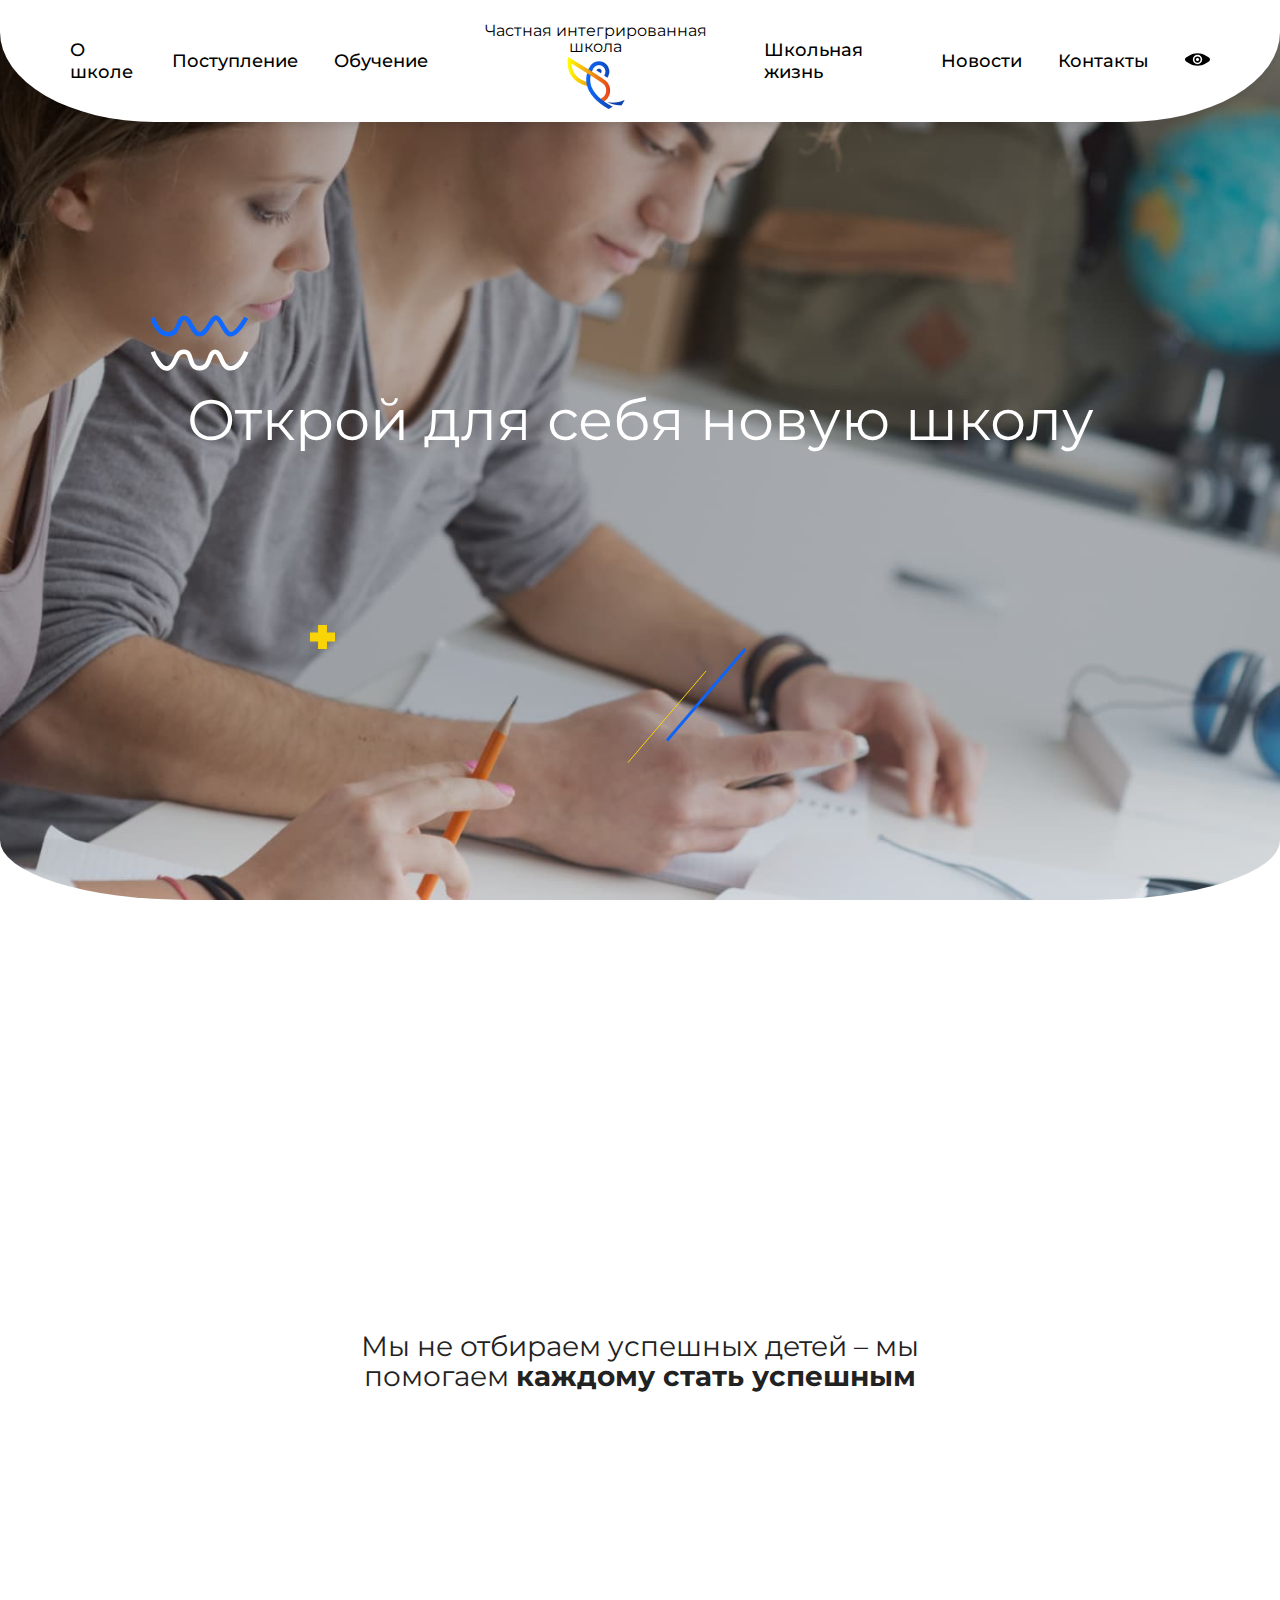
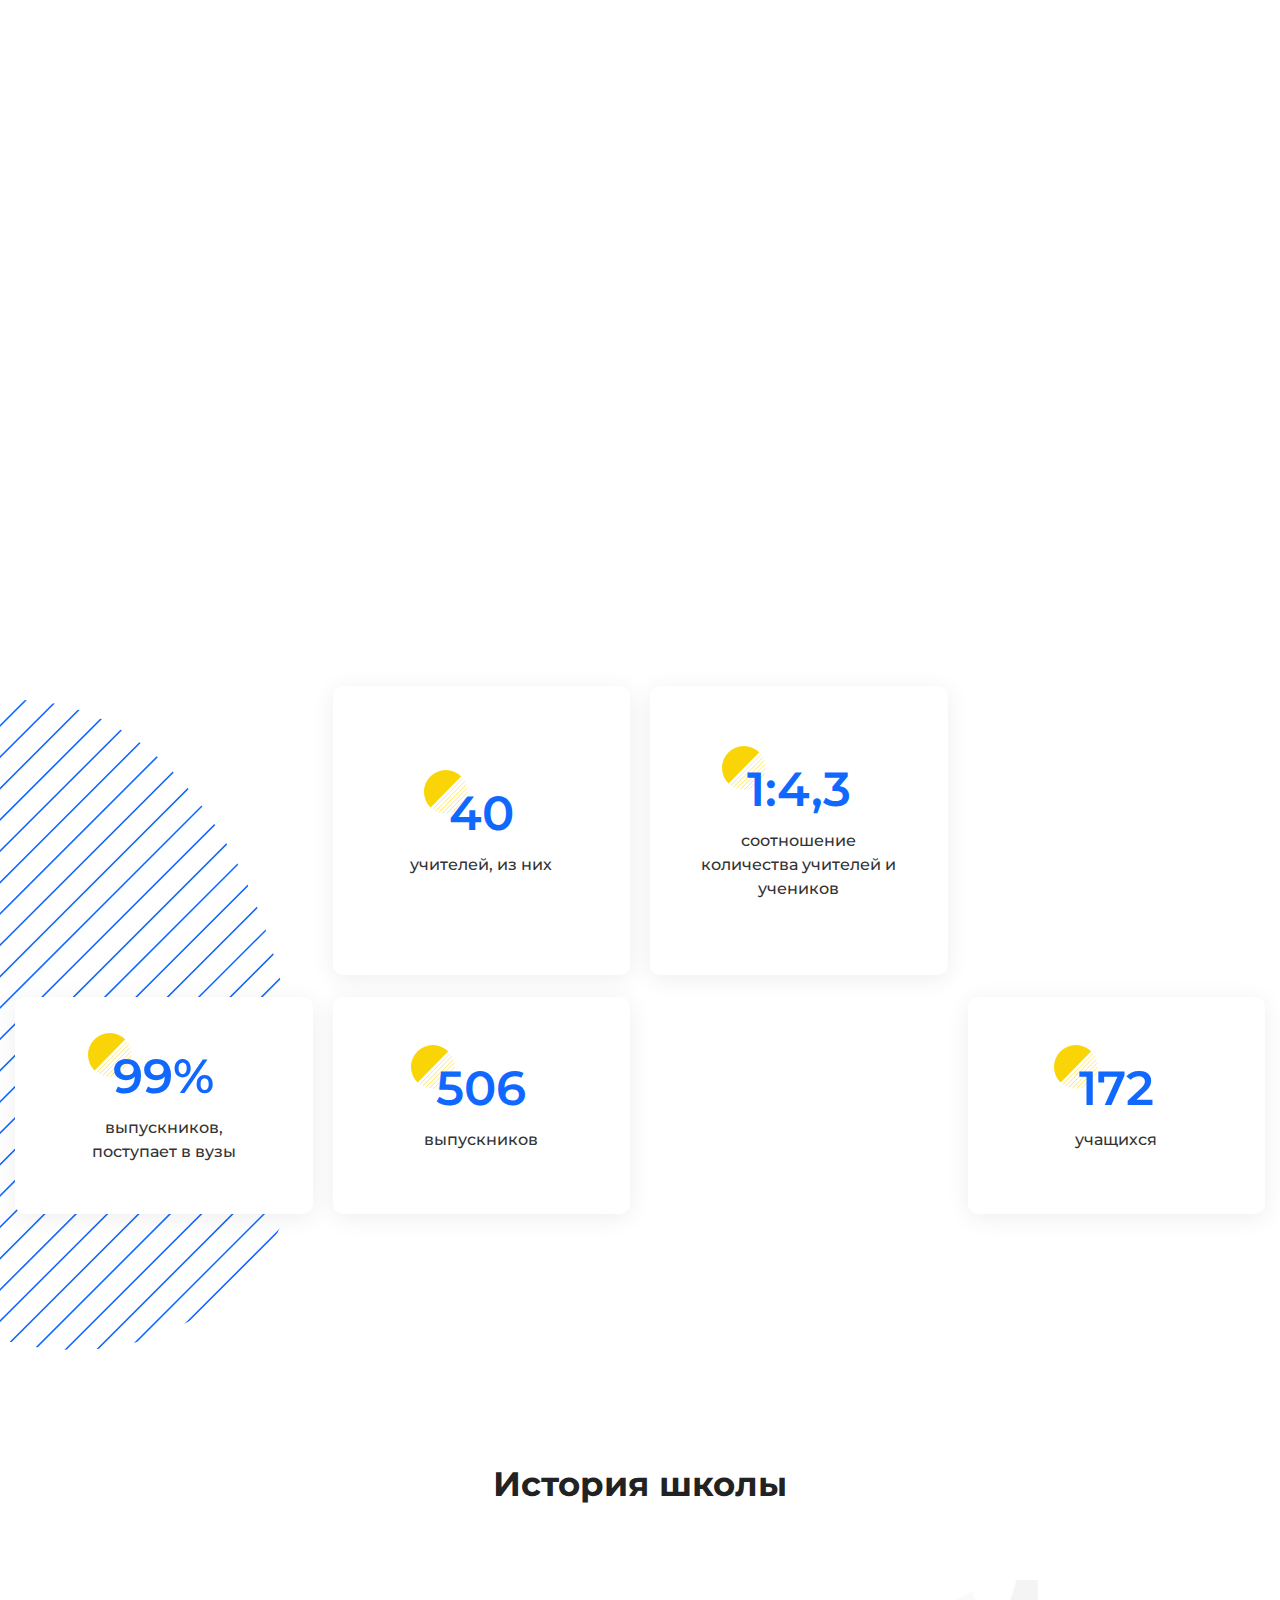
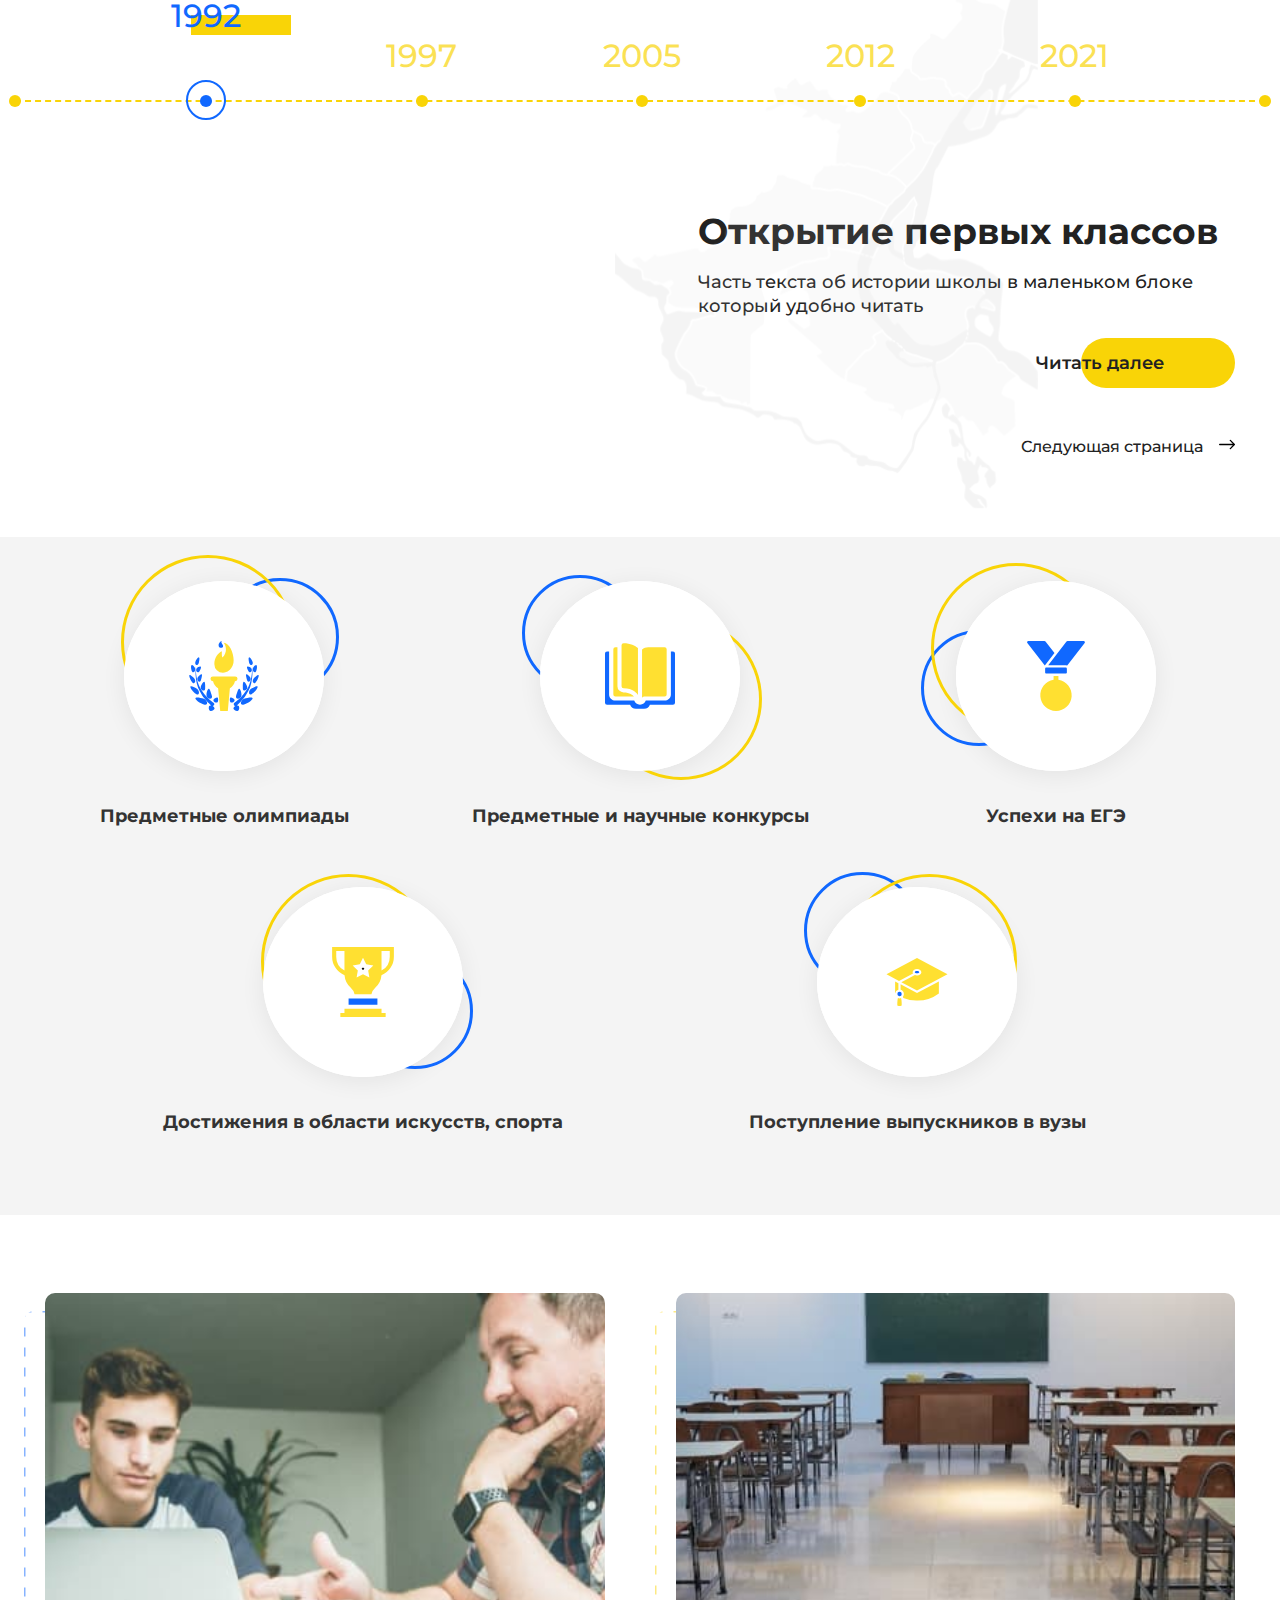
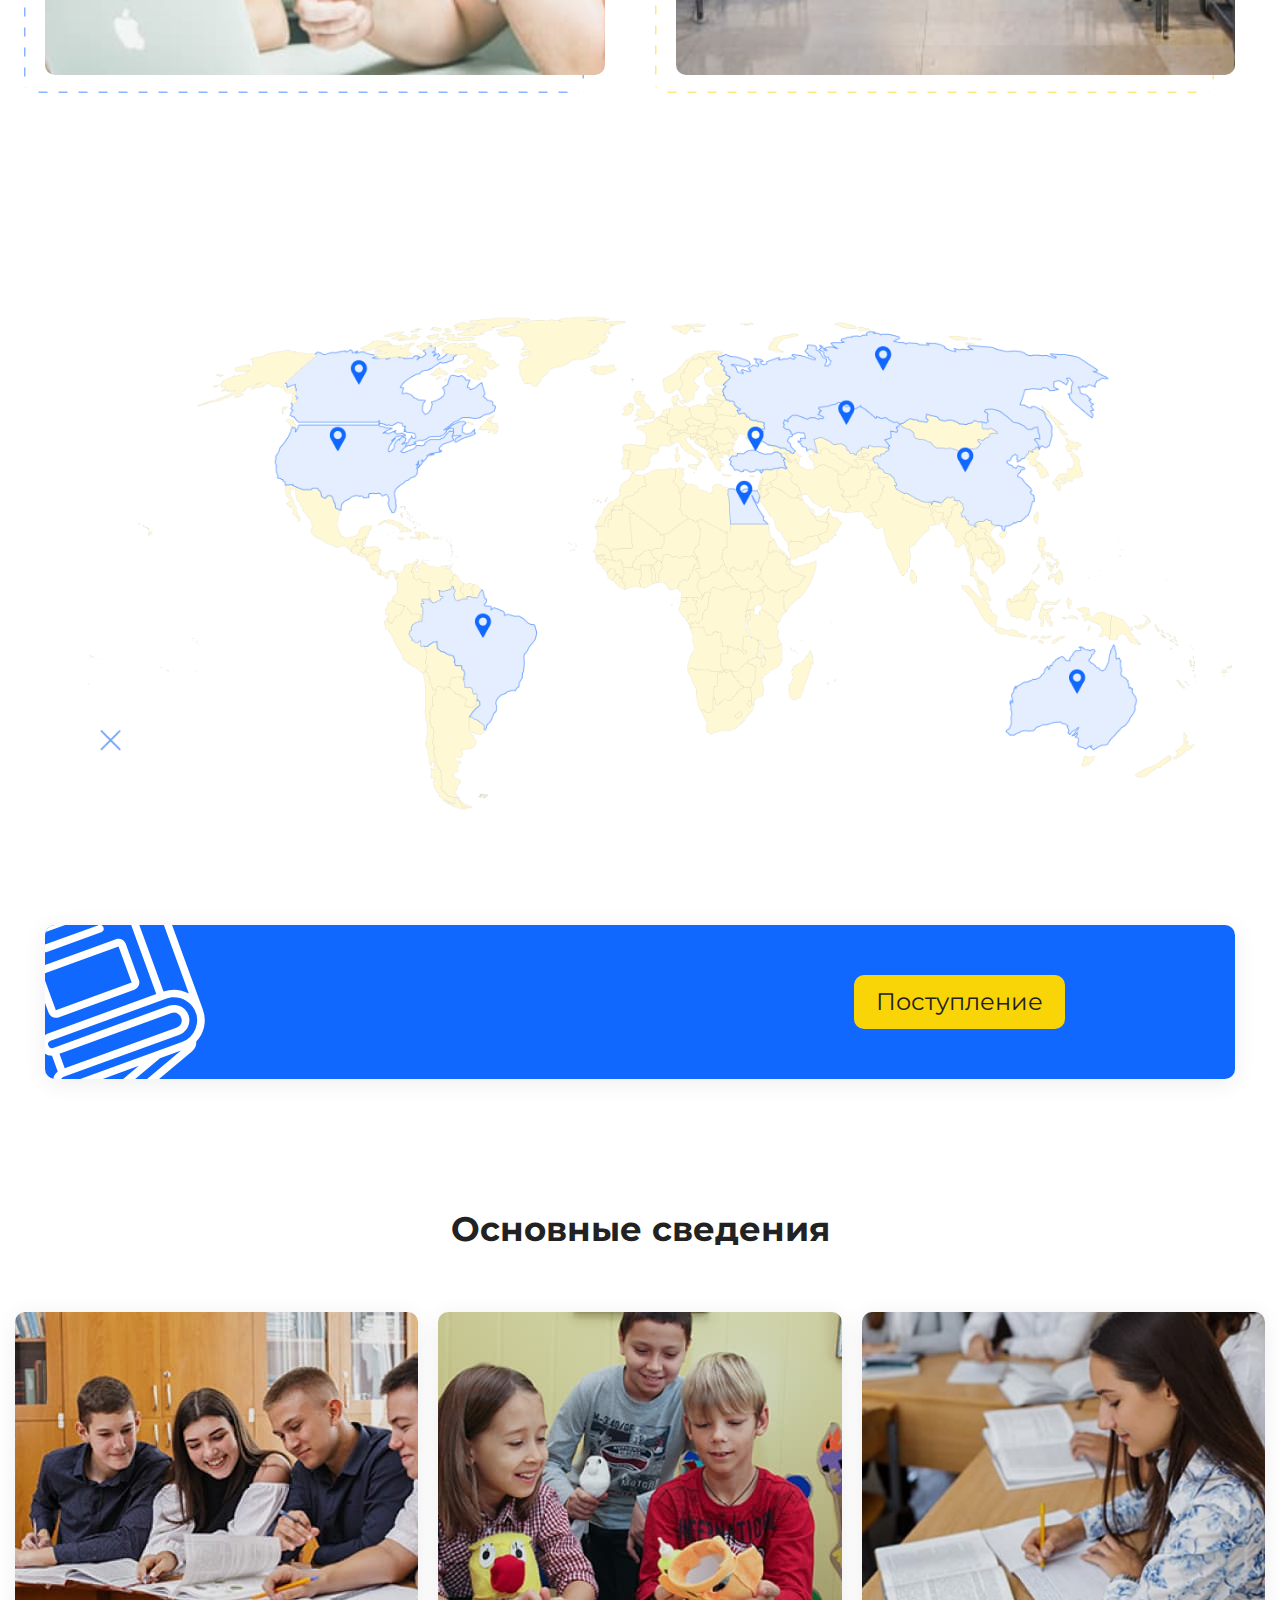
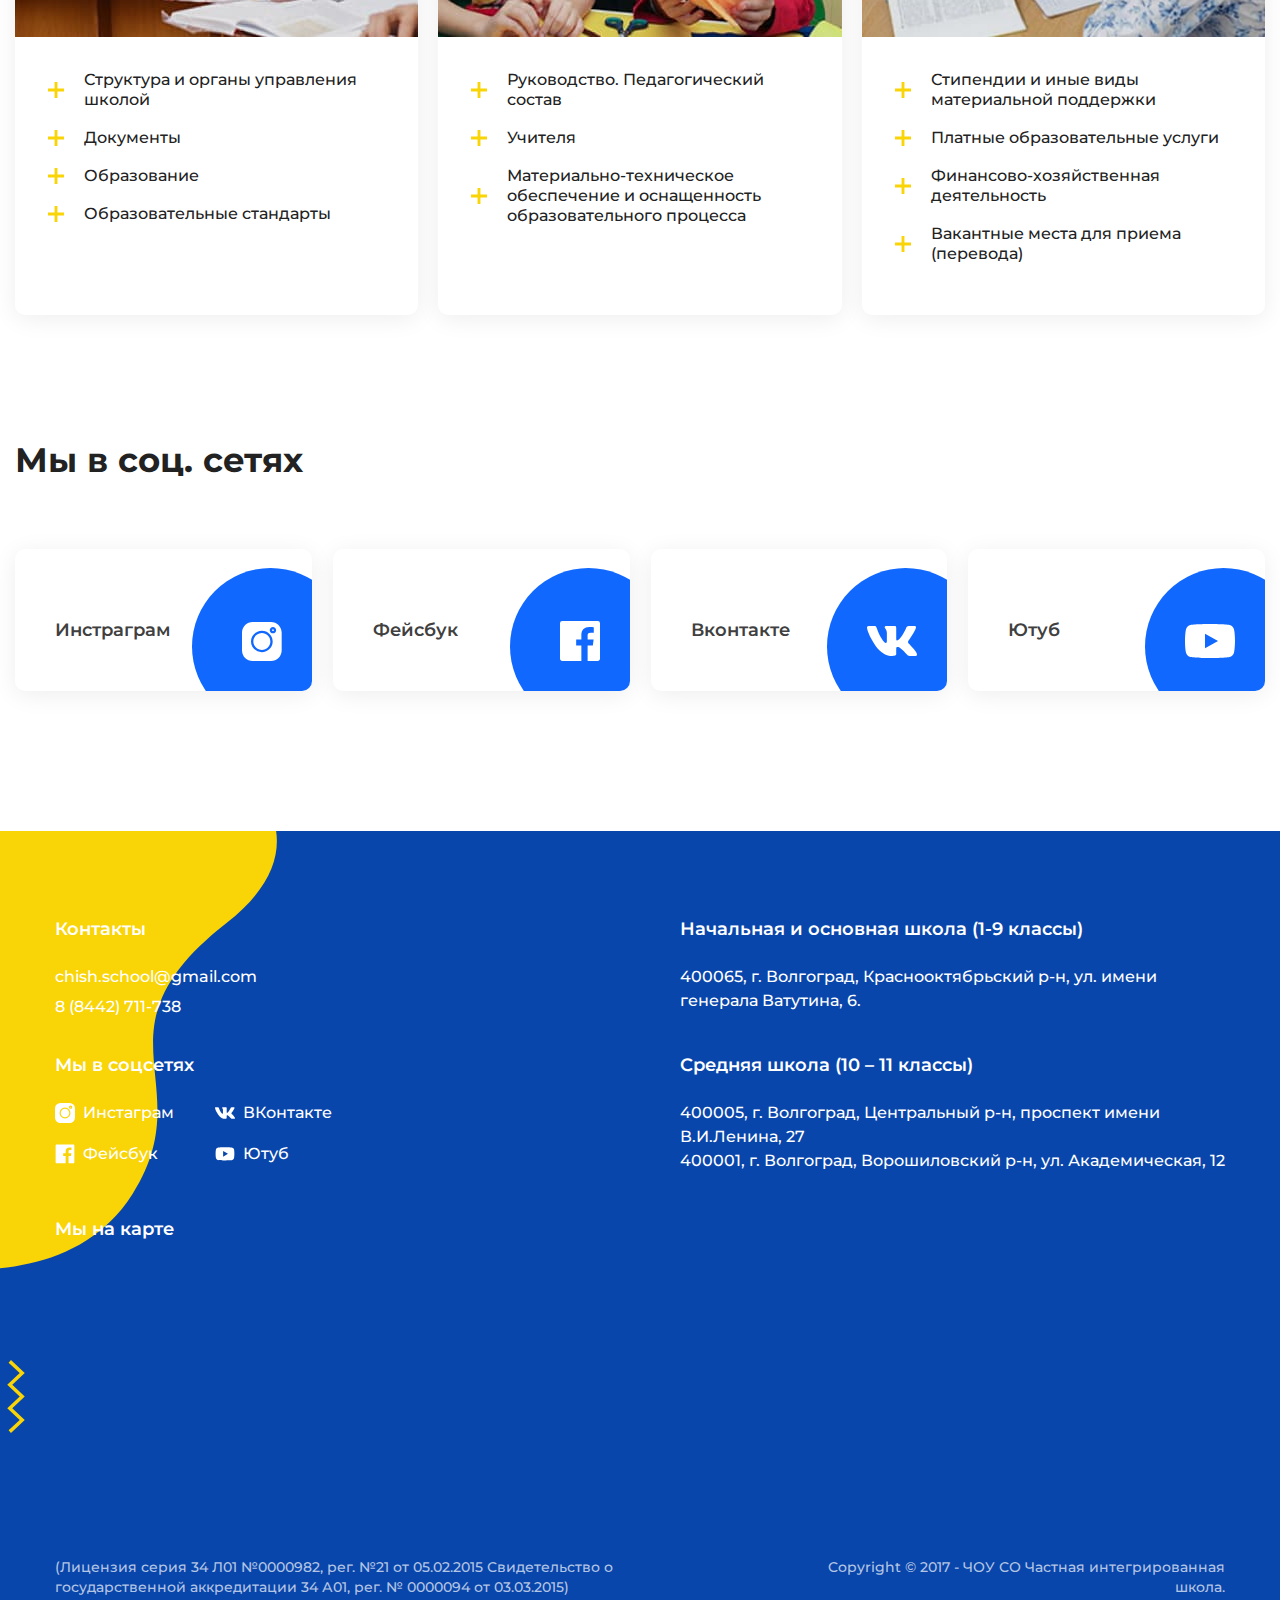
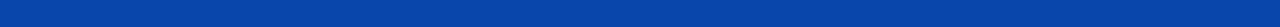
<file: about.html>
<!DOCTYPE html>
<html lang="ru">

<head>
    <meta charset="UTF-8">
    <meta name="viewport" content="width=device-width, initial-scale=1.0">
    <title>CHISH / About</title>
    <link rel="preconnect" href="https://fonts.googleapis.com">
    <link rel="preconnect" href="https://fonts.gstatic.com" crossorigin>
    <link href="https://fonts.googleapis.com/css2?family=Montserrat:wght@300;500;600;700&display=swap" rel="stylesheet">
    <!-- CSS -->
    <link rel="stylesheet" href="./css/style.min.css">
    <!-- Favicon -->
    <link rel="apple-touch-icon" sizes="180x180" href="images/favicon/apple-touch-icon.png">
    <link rel="icon" type="image/png" sizes="32x32" href="images/favicon/favicon-32x32.png">
    <link rel="icon" type="image/png" sizes="16x16" href="images/favicon/favicon-16x16.png">
    <link rel="manifest" href="images/favicon/site.webmanifest">
    <link rel="mask-icon" href="images/favicon/safari-pinned-tab.svg" color="#5bbad5">
    <link rel="shortcut icon" href="images/favicon/favicon.ico">
    <meta name="msapplication-TileColor" content="#da532c">
    <meta name="msapplication-config" content="images/favicon/browserconfig.xml">
    <meta name="theme-color" content="#ffffff">
</head>

<body>
    <!-- Header -->
    <header class="header">
        <div class="header__inner header__inner--white">
            <nav class="header__nav">

                <ul class="header__nav-list">
                    <li class="header__nav-item">
                        <a href="#" class="header__nav-link">О школе</a>
                        <!-- Sub Nav -->
                        <div class="header__subnav">
                            <div class="header__subnav-item">
                                <a href="#" class="header__subnav-link">Основные сведения</a>
                                <img src="./images/subnav-arrow.svg" alt="" class="header__subnav-arrow">
                            </div>
                            <!-- Second subnav -->
                            <div class="header__second-subnav">
                                <div class="header__second-subnav-item">
                                    <a href="#" class="header__second-subnav-link">Структура и органы управления
                                        школой</a>
                                </div>
                                <div class="header__second-subnav-item">
                                    <a href="#" class="header__second-subnav-link">Документы</a>
                                </div>
                                <div class="header__second-subnav-item">
                                    <a href="#" class="header__second-subnav-link">Образование</a>
                                </div>
                                <div class="header__second-subnav-item">
                                    <a href="#" class="header__second-subnav-link">Образовательные стандарты</a>
                                </div>
                                <div class="header__second-subnav-item">
                                    <a href="#" class="header__second-subnav-link"> Руководство. Педагогический
                                        состав</a>
                                </div>
                                <div class="header__second-subnav-item">
                                    <a href="#" class="header__second-subnav-link"> Материально-техническое обеспечение
                                        и оснащенность
                                        образовательного процесса</a>
                                </div>
                                <div class="header__second-subnav-item">
                                    <a href="#" class="header__second-subnav-link">Стипендии и иные виды материальной
                                        поддержки</a>
                                </div>
                                <div class="header__second-subnav-item">
                                    <a href="#" class="header__second-subnav-link">Платные образовательные услуги</a>
                                </div>
                                <div class="header__second-subnav-item">
                                    <a href="#" class="header__second-subnav-link">Финансово-хозяйственная
                                        деятельность</a>
                                </div>
                                <div class="header__second-subnav-item">
                                    <a href="#" class="header__second-subnav-link">Вакантные места для приема
                                        (перевода)</a>
                                </div>
                            </div>
                            <!-- ./ Second subnav -->
                            <div class="header__subnav-item">
                                <a href="#" class="header__subnav-link">Приветствие директора</a>
                                <img src="./images/subnav-arrow.svg" alt="" class="header__subnav-arrow">
                            </div>
                            <!-- Second subnav -->
                            <div class="header__second-subnav">
                                <div class="header__second-subnav-item">
                                    <a href="#" class="header__second-subnav-link">Стипендии и иные виды материальной
                                        поддержки</a>
                                </div>
                                <div class="header__second-subnav-item">
                                    <a href="#" class="header__second-subnav-link">Платные образовательные услуги</a>
                                </div>
                                <div class="header__second-subnav-item">
                                    <a href="#" class="header__second-subnav-link">Финансово-хозяйственная
                                        деятельность</a>
                                </div>
                                <div class="header__second-subnav-item">
                                    <a href="#" class="header__second-subnav-link">Вакантные места для приема
                                        (перевода)</a>
                                </div>
                                <div class="header__second-subnav-item">
                                    <a href="#" class="header__second-subnav-link">Структура и органы управления
                                        школой</a>
                                </div>
                                <div class="header__second-subnav-item">
                                    <a href="#" class="header__second-subnav-link">Документы</a>
                                </div>
                                <div class="header__second-subnav-item">
                                    <a href="#" class="header__second-subnav-link">Образование</a>
                                </div>
                                <div class="header__second-subnav-item">
                                    <a href="#" class="header__second-subnav-link">Образовательные стандарты</a>
                                </div>
                                <div class="header__second-subnav-item">
                                    <a href="#" class="header__second-subnav-link"> Руководство. Педагогический
                                        состав</a>
                                </div>
                                <div class="header__second-subnav-item">
                                    <a href="#" class="header__second-subnav-link"> Материально-техническое обеспечение
                                        и оснащенность
                                        образовательного процесса</a>
                                </div>
                            </div>
                            <!-- ./ Second subnav -->
                            <div class="header__subnav-item">
                                <a href="#" class="header__subnav-link">Наша миссия и ценности. Заповеди учителя</a>
                            </div>
                            <div class="header__subnav-item">
                                <a href="#" class="header__subnav-link">Правила школьной жизни. Заповеди ученика</a>
                                <img src="./images/subnav-arrow.svg" alt="" class="header__subnav-arrow">
                            </div>
                            <!-- Second subnav -->
                            <div class="header__second-subnav">
                                <div class="header__second-subnav-item">
                                    <a href="#" class="header__second-subnav-link">Стипендии и иные виды материальной
                                        поддержки</a>
                                </div>
                                <div class="header__second-subnav-item">
                                    <a href="#" class="header__second-subnav-link">Платные образовательные услуги</a>
                                </div>
                                <div class="header__second-subnav-item">
                                    <a href="#" class="header__second-subnav-link">Финансово-хозяйственная
                                        деятельность</a>
                                </div>
                                <div class="header__second-subnav-item">
                                    <a href="#" class="header__second-subnav-link">Вакантные места для приема
                                        (перевода)</a>
                                </div>
                                <div class="header__second-subnav-item">
                                    <a href="#" class="header__second-subnav-link">Структура и органы управления
                                        школой</a>
                                </div>
                                <div class="header__second-subnav-item">
                                    <a href="#" class="header__second-subnav-link">Документы</a>
                                </div>
                                <div class="header__second-subnav-item">
                                    <a href="#" class="header__second-subnav-link">Образование</a>
                                </div>
                                <div class="header__second-subnav-item">
                                    <a href="#" class="header__second-subnav-link">Образовательные стандарты</a>
                                </div>
                                <div class="header__second-subnav-item">
                                    <a href="#" class="header__second-subnav-link"> Руководство. Педагогический
                                        состав</a>
                                </div>
                                <div class="header__second-subnav-item">
                                    <a href="#" class="header__second-subnav-link"> Материально-техническое обеспечение
                                        и оснащенность
                                        образовательного процесса</a>
                                </div>
                            </div>
                            <!-- ./ Second subnav -->
                            <div class="header__subnav-item">
                                <a href="#" class="header__subnav-link">Выпускники. Истории успеха</a>
                            </div>
                        </div>
                        <!-- ./ Sub Nav -->
                    </li>
                    <li class="header__nav-item">
                        <a href="#" class="header__nav-link">Поступление</a>
                        <!-- Sub Nav -->
                        <div class="header__subnav">
                            <div class="header__subnav-item">
                                <a href="#" class="header__subnav-link">Основные сведения</a>
                                <img src="./images/subnav-arrow.svg" alt="" class="header__subnav-arrow">
                            </div>
                            <!-- Second subnav -->
                            <div class="header__second-subnav">
                                <div class="header__second-subnav-item">
                                    <a href="#" class="header__second-subnav-link">Структура и органы управления
                                        школой</a>
                                </div>
                                <div class="header__second-subnav-item">
                                    <a href="#" class="header__second-subnav-link">Документы</a>
                                </div>
                                <div class="header__second-subnav-item">
                                    <a href="#" class="header__second-subnav-link">Образование</a>
                                </div>
                                <div class="header__second-subnav-item">
                                    <a href="#" class="header__second-subnav-link">Образовательные стандарты</a>
                                </div>
                                <div class="header__second-subnav-item">
                                    <a href="#" class="header__second-subnav-link"> Руководство. Педагогический
                                        состав</a>
                                </div>
                                <div class="header__second-subnav-item">
                                    <a href="#" class="header__second-subnav-link"> Материально-техническое обеспечение
                                        и оснащенность
                                        образовательного процесса</a>
                                </div>
                                <div class="header__second-subnav-item">
                                    <a href="#" class="header__second-subnav-link">Стипендии и иные виды материальной
                                        поддержки</a>
                                </div>
                                <div class="header__second-subnav-item">
                                    <a href="#" class="header__second-subnav-link">Платные образовательные услуги</a>
                                </div>
                                <div class="header__second-subnav-item">
                                    <a href="#" class="header__second-subnav-link">Финансово-хозяйственная
                                        деятельность</a>
                                </div>
                                <div class="header__second-subnav-item">
                                    <a href="#" class="header__second-subnav-link">Вакантные места для приема
                                        (перевода)</a>
                                </div>
                            </div>
                            <!-- ./ Second subnav -->
                            <div class="header__subnav-item">
                                <a href="#" class="header__subnav-link">Приветствие директора</a>
                                <img src="./images/subnav-arrow.svg" alt="" class="header__subnav-arrow">
                            </div>
                            <!-- Second subnav -->
                            <div class="header__second-subnav">
                                <div class="header__second-subnav-item">
                                    <a href="#" class="header__second-subnav-link">Стипендии и иные виды материальной
                                        поддержки</a>
                                </div>
                                <div class="header__second-subnav-item">
                                    <a href="#" class="header__second-subnav-link">Платные образовательные услуги</a>
                                </div>
                                <div class="header__second-subnav-item">
                                    <a href="#" class="header__second-subnav-link">Финансово-хозяйственная
                                        деятельность</a>
                                </div>
                                <div class="header__second-subnav-item">
                                    <a href="#" class="header__second-subnav-link">Вакантные места для приема
                                        (перевода)</a>
                                </div>
                                <div class="header__second-subnav-item">
                                    <a href="#" class="header__second-subnav-link">Структура и органы управления
                                        школой</a>
                                </div>
                                <div class="header__second-subnav-item">
                                    <a href="#" class="header__second-subnav-link">Документы</a>
                                </div>
                                <div class="header__second-subnav-item">
                                    <a href="#" class="header__second-subnav-link">Образование</a>
                                </div>
                                <div class="header__second-subnav-item">
                                    <a href="#" class="header__second-subnav-link">Образовательные стандарты</a>
                                </div>
                                <div class="header__second-subnav-item">
                                    <a href="#" class="header__second-subnav-link"> Руководство. Педагогический
                                        состав</a>
                                </div>
                                <div class="header__second-subnav-item">
                                    <a href="#" class="header__second-subnav-link"> Материально-техническое обеспечение
                                        и оснащенность
                                        образовательного процесса</a>
                                </div>
                            </div>
                            <!-- ./ Second subnav -->
                            <div class="header__subnav-item">
                                <a href="#" class="header__subnav-link">Наша миссия и ценности. Заповеди учителя</a>
                            </div>
                            <div class="header__subnav-item">
                                <a href="#" class="header__subnav-link">Правила школьной жизни. Заповеди ученика</a>
                                <img src="./images/subnav-arrow.svg" alt="" class="header__subnav-arrow">
                            </div>
                            <!-- Second subnav -->
                            <div class="header__second-subnav">
                                <div class="header__second-subnav-item">
                                    <a href="#" class="header__second-subnav-link">Стипендии и иные виды материальной
                                        поддержки</a>
                                </div>
                                <div class="header__second-subnav-item">
                                    <a href="#" class="header__second-subnav-link">Платные образовательные услуги</a>
                                </div>
                                <div class="header__second-subnav-item">
                                    <a href="#" class="header__second-subnav-link">Финансово-хозяйственная
                                        деятельность</a>
                                </div>
                                <div class="header__second-subnav-item">
                                    <a href="#" class="header__second-subnav-link">Вакантные места для приема
                                        (перевода)</a>
                                </div>
                                <div class="header__second-subnav-item">
                                    <a href="#" class="header__second-subnav-link">Структура и органы управления
                                        школой</a>
                                </div>
                                <div class="header__second-subnav-item">
                                    <a href="#" class="header__second-subnav-link">Документы</a>
                                </div>
                                <div class="header__second-subnav-item">
                                    <a href="#" class="header__second-subnav-link">Образование</a>
                                </div>
                                <div class="header__second-subnav-item">
                                    <a href="#" class="header__second-subnav-link">Образовательные стандарты</a>
                                </div>
                                <div class="header__second-subnav-item">
                                    <a href="#" class="header__second-subnav-link"> Руководство. Педагогический
                                        состав</a>
                                </div>
                                <div class="header__second-subnav-item">
                                    <a href="#" class="header__second-subnav-link"> Материально-техническое обеспечение
                                        и оснащенность
                                        образовательного процесса</a>
                                </div>
                            </div>
                            <!-- ./ Second subnav -->
                            <div class="header__subnav-item">
                                <a href="#" class="header__subnav-link">Выпускники. Истории успеха</a>
                            </div>
                        </div>
                        <!-- ./ Sub Nav -->
                    </li>
                    <li class="header__nav-item">
                        <a href="#" class="header__nav-link">Обучение</a>
                        <!-- Sub Nav -->
                        <div class="header__subnav">
                            <div class="header__subnav-item">
                                <a href="#" class="header__subnav-link">Основные сведения</a>
                                <img src="./images/subnav-arrow.svg" alt="" class="header__subnav-arrow">
                            </div>
                            <!-- Second subnav -->
                            <div class="header__second-subnav">
                                <div class="header__second-subnav-item">
                                    <a href="#" class="header__second-subnav-link">Структура и органы управления
                                        школой</a>
                                </div>
                                <div class="header__second-subnav-item">
                                    <a href="#" class="header__second-subnav-link">Документы</a>
                                </div>
                                <div class="header__second-subnav-item">
                                    <a href="#" class="header__second-subnav-link">Образование</a>
                                </div>
                                <div class="header__second-subnav-item">
                                    <a href="#" class="header__second-subnav-link">Образовательные стандарты</a>
                                </div>
                                <div class="header__second-subnav-item">
                                    <a href="#" class="header__second-subnav-link"> Руководство. Педагогический
                                        состав</a>
                                </div>
                                <div class="header__second-subnav-item">
                                    <a href="#" class="header__second-subnav-link"> Материально-техническое обеспечение
                                        и оснащенность
                                        образовательного процесса</a>
                                </div>
                                <div class="header__second-subnav-item">
                                    <a href="#" class="header__second-subnav-link">Стипендии и иные виды материальной
                                        поддержки</a>
                                </div>
                                <div class="header__second-subnav-item">
                                    <a href="#" class="header__second-subnav-link">Платные образовательные услуги</a>
                                </div>
                                <div class="header__second-subnav-item">
                                    <a href="#" class="header__second-subnav-link">Финансово-хозяйственная
                                        деятельность</a>
                                </div>
                                <div class="header__second-subnav-item">
                                    <a href="#" class="header__second-subnav-link">Вакантные места для приема
                                        (перевода)</a>
                                </div>
                            </div>
                            <!-- ./ Second subnav -->
                            <div class="header__subnav-item">
                                <a href="#" class="header__subnav-link">Приветствие директора</a>
                                <img src="./images/subnav-arrow.svg" alt="" class="header__subnav-arrow">
                            </div>
                            <!-- Second subnav -->
                            <div class="header__second-subnav">
                                <div class="header__second-subnav-item">
                                    <a href="#" class="header__second-subnav-link">Стипендии и иные виды материальной
                                        поддержки</a>
                                </div>
                                <div class="header__second-subnav-item">
                                    <a href="#" class="header__second-subnav-link">Платные образовательные услуги</a>
                                </div>
                                <div class="header__second-subnav-item">
                                    <a href="#" class="header__second-subnav-link">Финансово-хозяйственная
                                        деятельность</a>
                                </div>
                                <div class="header__second-subnav-item">
                                    <a href="#" class="header__second-subnav-link">Вакантные места для приема
                                        (перевода)</a>
                                </div>
                                <div class="header__second-subnav-item">
                                    <a href="#" class="header__second-subnav-link">Структура и органы управления
                                        школой</a>
                                </div>
                                <div class="header__second-subnav-item">
                                    <a href="#" class="header__second-subnav-link">Документы</a>
                                </div>
                                <div class="header__second-subnav-item">
                                    <a href="#" class="header__second-subnav-link">Образование</a>
                                </div>
                                <div class="header__second-subnav-item">
                                    <a href="#" class="header__second-subnav-link">Образовательные стандарты</a>
                                </div>
                                <div class="header__second-subnav-item">
                                    <a href="#" class="header__second-subnav-link"> Руководство. Педагогический
                                        состав</a>
                                </div>
                                <div class="header__second-subnav-item">
                                    <a href="#" class="header__second-subnav-link"> Материально-техническое обеспечение
                                        и оснащенность
                                        образовательного процесса</a>
                                </div>
                            </div>
                            <!-- ./ Second subnav -->
                            <div class="header__subnav-item">
                                <a href="#" class="header__subnav-link">Наша миссия и ценности. Заповеди учителя</a>
                            </div>
                            <div class="header__subnav-item">
                                <a href="#" class="header__subnav-link">Правила школьной жизни. Заповеди ученика</a>
                                <img src="./images/subnav-arrow.svg" alt="" class="header__subnav-arrow">
                            </div>
                            <!-- Second subnav -->
                            <div class="header__second-subnav">
                                <div class="header__second-subnav-item">
                                    <a href="#" class="header__second-subnav-link">Стипендии и иные виды материальной
                                        поддержки</a>
                                </div>
                                <div class="header__second-subnav-item">
                                    <a href="#" class="header__second-subnav-link">Платные образовательные услуги</a>
                                </div>
                                <div class="header__second-subnav-item">
                                    <a href="#" class="header__second-subnav-link">Финансово-хозяйственная
                                        деятельность</a>
                                </div>
                                <div class="header__second-subnav-item">
                                    <a href="#" class="header__second-subnav-link">Вакантные места для приема
                                        (перевода)</a>
                                </div>
                                <div class="header__second-subnav-item">
                                    <a href="#" class="header__second-subnav-link">Структура и органы управления
                                        школой</a>
                                </div>
                                <div class="header__second-subnav-item">
                                    <a href="#" class="header__second-subnav-link">Документы</a>
                                </div>
                                <div class="header__second-subnav-item">
                                    <a href="#" class="header__second-subnav-link">Образование</a>
                                </div>
                                <div class="header__second-subnav-item">
                                    <a href="#" class="header__second-subnav-link">Образовательные стандарты</a>
                                </div>
                                <div class="header__second-subnav-item">
                                    <a href="#" class="header__second-subnav-link"> Руководство. Педагогический
                                        состав</a>
                                </div>
                                <div class="header__second-subnav-item">
                                    <a href="#" class="header__second-subnav-link"> Материально-техническое обеспечение
                                        и оснащенность
                                        образовательного процесса</a>
                                </div>
                            </div>
                            <!-- ./ Second subnav -->
                            <div class="header__subnav-item">
                                <a href="#" class="header__subnav-link">Выпускники. Истории успеха</a>
                            </div>
                        </div>
                        <!-- ./ Sub Nav -->
                    </li>
                </ul>
            </nav>
            <a href="#" class="header__logo">
                <img src="./images/header-logo.png" alt="" class="header__logo-img">
                <p class="header__logo-text">Частная интегрированная школа</p>
            </a>
            <nav class="header__nav">
                <ul class="header__nav-list">
                    <li class="header__nav-item">
                        <a href="#" class="header__nav-link">Школьная жизнь</a>
                    </li>
                    <li class="header__nav-item">
                        <a href="#" class="header__nav-link">Новости</a>
                    </li>
                    <li class="header__nav-item">
                        <a href="#" class="header__nav-link">Контакты</a>
                    </li>
                    <li class="header__nav-item">
                        <a href="#" class="header__nav-link header__nav-link--eye"></a>
                    </li>
                </ul>
            </nav>
            <!-- Phone Contact -->
            <div class="header__tel">
                <img src="../images/phone-ico.svg" alt="Tel" class="header__tel-icon">
                8 (8442) 711-738
            </div>
            <!-- ./ phone -->
            <!-- Burger -->
            <button class="header__burger">
                <span class="header__burger-line header__burger-line--first">Burger Line</span>
                <span class="header__burger-line header__burger-line--second">Burger Line</span>
                <span class="header__burger-line header__burger-line--third">Burger Line</span>
            </button>
            <!-- ./ Burger -->
        </div>
    </header>
    <!-- ./ Header -->

    <!-- Mobile Nav -->
    <nav class="mobile-nav">
        <img src="./images/header-logo.png" alt="" class="mobile-nav__logo">
        <h4 class="mobile-nav__title">Частная интегрированная школа</h4>
        <ul class="mobile-nav__list">
            <li class="mobile-nav__item">
                <a href="#" class="mobile-nav__link">О школе</a>
            </li>
            <li class="mobile-nav__item">
                <a href="#" class="mobile-nav__link">Поступление</a>
            </li>
            <li class="mobile-nav__item">
                <a href="#" class="mobile-nav__link">Обучение</a>
            </li>
            <li class="mobile-nav__item">
                <a href="#" class="mobile-nav__link">Школьная жизнь</a>
            </li>
            <li class="mobile-nav__item">
                <a href="#" class="mobile-nav__link">Новости</a>
            </li>
            <li class="mobile-nav__item">
                <a href="#" class="mobile-nav__link">Контакты</a>
            </li>
        </ul>
        <ul class="mobile-nav__social">
            <li class="mobile-nav__social-item">
                <a href="#" class="mobile-nav__social-link">
                    <img src="./images/mobile-nav-insta.svg" alt="" class="mobile-nav__social-img">
                </a>
            </li>

            <li class="mobile-nav__social-item">
                <a href="#" class="mobile-nav__social-link">
                    <img src="./images/mobile-nav-fb.svg" alt="" class="mobile-nav__social-img">
                </a>
            </li>

            <li class="mobile-nav__social-item">
                <a href="#" class="mobile-nav__social-link">
                    <img src="./images/mobile-nav-vk.svg" alt="" class="mobile-nav__social-img">
                </a>
            </li>

            <li class="mobile-nav__social-item">
                <a href="#" class="mobile-nav__social-link">
                    <img src="./images/mobile-nav-youtube.svg" alt="" class="mobile-nav__social-img">
                </a>
            </li>
        </ul>
    </nav>
    <!-- ./ Mobile Nav -->

    <div class="wrapper">
        <main class="main">

            <!-- Intro -->
            <section class="intro">
                <div class="intro__inner">
                    <img src="./images/intro3.jpg" alt="Intro Img" class="intro__img">
                    <h1 class="intro__title intro__title--about" data-aos="fade-up" data-aos-duration="2000">Открой для себя новую школу</h1>
                    <span class="intro__cross-decor2"></span>
                </div>
                <span class="intro__stripe-decor"></span>
            </section>
            <!-- ./ Intro -->

            <!-- Features -->
            <section class="features">
                <div class="container">
                    <div class="features__inner">
                        <h2 class="features__title" data-aos="fade-up" data-aos-duration="1500">Частная интегрированная <span>школа</span></h2>
                        <p class="features__subtitle" data-aos="fade-up" data-aos-duration="1600" data-aos-delay="500"><span>1-11 классы</span></p>
                        <p class="features__desc">Мы не отбираем успешных детей – мы помогаем <span>каждому стать
                                успешным</span></p>

                        <div class="features__cards" data-aos="fade" data-aos-delay="400" data-aos-duration="1600">

                            <div class="features__cards-column">
                                <div class="features__card features__card--first">
                                    Принимаем ребят
                                    с разными интересами
                                    и способностями
                                    <img src="./images/features1.svg" alt="" class="features__card-img">
                                </div>

                                <div class="features__card features__card--second">
                                    Признаем уникальность
                                    каждой личности
                                    <img src="./images/features2.svg" alt="" class="features__card-img">
                                </div>

                                <div class="features__card features__card--third">
                                    Даем возможность
                                    выбрать свой путь
                                    <img src="./images/features3.svg" alt="" class="features__card-img">
                                </div>
                            </div>

                            <img src="./images/features-logo.png" alt="Features Logo" class="features__cards-logo">

                            <div class="features__cards-column">
                                <div class="features__card features__card--fourth">
                                    Помогаем найти себя и раскрыть талант
                                    <img src="./images/features4.svg" alt="" class="features__card-img">
                                </div>

                                <div class="features__card features__card--fifth">
                                    Помогаем развить
                                    лучшие качества
                                    и стать счастливыми
                                    <img src="./images/features5.svg" alt="" class="features__card-img">
                                </div>

                                <div class="features__card features__card--sixth">
                                    У нас нет рейтинга учеников: каждый сравнивает свои достижения вчера и
                                    сегодня
                                    – и движется к успеху
                                    <img src="./images/features6.svg" alt="" class="features__card-img">
                                </div>
                            </div>

                        </div>
                    </div>
                </div>
                <span class="features__decor"></span>
                <span class="features__decor2"></span>
                <span class="features__decor3"></span>
                <span class="features__decor4"></span>
                <span class="features__round-decor"></span>
                <span class="features__cross-decor"></span>
            </section>
            <!-- ./ Features -->

            <!-- Stats -->
            <section class="stats">
                <div class="container">

                    <h3 class="stats__title" data-aos="fade-up" data-aos-duration="1500">ШКОЛА В <span class="stats__title-span">ЦИФРАХ</span></h3>

                    <div class="stats__cards">
                        <div class="stats__card"  data-aos="fade-up" data-aos-duration="1500" data-aos-delay="700">
                            <span class="stats__card-value">24</span>
                            <p class="stats__card-text">выпуска</p>
                        </div>

                        <div class="stats__card">
                            <span class="stats__card-value">40</span>
                            <p class="stats__card-text">учителей, из них</p>
                        </div>

                        <div class="stats__card">
                            <span class="stats__card-value">1:4,3</span>
                            <p class="stats__card-text">соотношение количества учителей и учеников</p>
                        </div>

                        <div class="stats__card"  data-aos="fade-up" data-aos-duration="1500" data-aos-delay="150">
                            <span class="stats__card-value">90%</span>
                            <p class="stats__card-text">учителей имеют более чем 10-летний опыт успешной педагогической
                                практики</p>
                        </div>

                        <div class="stats__card">
                            <span class="stats__card-value">99%</span>
                            <p class="stats__card-text">выпускников, поступает в вузы</p>
                        </div>

                        <div class="stats__card">
                            <span class="stats__card-value">506</span>
                            <p class="stats__card-text">выпускников</p>
                        </div>

                        <div class="stats__card"  data-aos="fade-up" data-aos-duration="1500" data-aos-delay="300">
                            <span class="stats__card-value">57</span>
                            <p class="stats__card-text">медалистов</p>
                        </div>

                        <div class="stats__card">
                            <span class="stats__card-value">172</span>
                            <p class="stats__card-text">учащихся</p>
                        </div>
                    </div>


                </div>
                <img src="./images/stripes.svg" alt="Stripes" class="stats__decor">
            </section>
            <!-- ./ Stats -->

            <!-- History -->
            <section class="history">
                <div class="container">

                    <div class="history__inner">

                        <h3 class="history__title">История школы</h3>

                        <div class="history__buttons">
                            <button class="history__btn">
                                <span>1992</span>
                            </button>
                            <button class="history__btn">
                                <span>1997</span>
                            </button>
                            <button class="history__btn">
                                <span>2005</span>
                            </button>
                            <button class="history__btn">
                                <span>2012</span>
                            </button>
                            <button class="history__btn">
                                <span>2021</span>
                            </button>
                        </div>

                        <div class="history__tabs">

                            <div class="history__tab">
                                <img src="./images/history.jpg" alt="" class="history__img" data-aos="fade-right" data-aos-duration="1500">
                                <div class="history__content">
                                    <h4 class="history__tab-title">Открытие первых классов</h4>
                                    <p class="history__text">Часть текста об истории школы в маленьком блоке который
                                        удобно читать</p>
                                    <a href="#" class="history__tab-more">Читать далее</a>
                                    <div class="history__tab-controls">
                                        <button class="history__tab-next">Следующая страница</button>
                                    </div>
                                </div>
                            </div>

                            <div class="history__tab">
                                <img src="./images/news-page1.jpg" alt="" class="history__img">
                                <div class="history__content">
                                    <h4 class="history__tab-title">Второе событие</h4>
                                    <p class="history__text">Часть текста об истории школы в маленьком блоке который
                                        удобно читать</p>
                                    <a href="#" class="history__tab-more">Читать далее</a>
                                    <div class="history__tab-controls">
                                        <button class="history__tab-prev">Предыдущая страница</button>
                                        <button class="history__tab-next">Следующая страница</button>
                                    </div>
                                </div>
                            </div>

                            <div class="history__tab">
                                <img src="./images/news-page2.jpg" alt="" class="history__img">
                                <div class="history__content">
                                    <h4 class="history__tab-title">Третее событие</h4>
                                    <p class="history__text">Часть текста об истории школы в маленьком блоке который
                                        удобно читать</p>
                                    <a href="#" class="history__tab-more">Читать далее</a>
                                    <div class="history__tab-controls">
                                        <button class="history__tab-prev">Предыдущая страница</button>
                                        <button class="history__tab-next">Следующая страница</button>
                                    </div>
                                </div>
                            </div>

                            <div class="history__tab">
                                <img src="./images/news-page3.jpg" alt="" class="history__img">
                                <div class="history__content">
                                    <h4 class="history__tab-title">События 2012</h4>
                                    <p class="history__text">Часть текста об истории школы в маленьком блоке который
                                        удобно читать</p>
                                    <a href="#" class="history__tab-more">Читать далее</a>
                                    <div class="history__tab-controls">
                                        <button class="history__tab-prev">Предыдущая страница</button>
                                        <button class="history__tab-next">Следующая страница</button>
                                    </div>
                                </div>
                            </div>

                            <div class="history__tab">
                                <img src="./images/news-page4.jpg" alt="" class="history__img">
                                <div class="history__content">
                                    <h4 class="history__tab-title">События 2021</h4>
                                    <p class="history__text">Часть текста об истории школы в маленьком блоке который
                                        удобно читать</p>
                                    <a href="#" class="history__tab-more">Читать далее</a>
                                    <div class="history__tab-controls">
                                        <button class="history__tab-prev">Предыдущая страница</button>
                                    </div>
                                </div>
                            </div>

                        </div>

                    </div>

                </div>
                <span class="history__decor" data-aos="fade-left" data-aos-duration="1500"></span>
            </section>
            <!-- ./History -->

            <!-- Medals -->
            <section class="medals">
                <div class="container">

                    <div class="medals__items">

                        <div class="medals__item">
                            <div class="medals__item-block medals__item-block--first">
                                <img src="./images/medal1.svg" alt="medal1" class="medals__item-img">
                                <span class="medals__item-bg"></span>
                            </div>
                            <ul class="medals__list">
                                <li class="medals__list-item">2020 год
                                    <ul class="medals__sublist">
                                        <li class="medals__sublist-item"><img src="./images/medal-gold.svg" alt=""
                                                class="medals__sublist-medal"><span>1 МЕСТО</span> Физика Всероссийская
                                            олимпиада Дмитрий Петрович 8 класс</li>
                                        <li class="medals__sublist-item"><img src="./images/medal-silver.svg" alt=""
                                                class="medals__sublist-medal"><span>2 МЕСТО</span> Физика Всероссийская
                                            олимпиада Дмитрий Петрович 8 класс</li>
                                        <li class="medals__sublist-item"><img src="./images/medal-bronze.svg" alt=""
                                                class="medals__sublist-medal"><span>3 МЕСТО</span> Физика Всероссийская
                                            олимпиада Дмитрий Петрович 8 класс</li>
                                    </ul>
                                </li>
                                <li class="medals__list-item">2019 год
                                    <ul class="medals__sublist">
                                        <li class="medals__sublist-item"><img src="./images/medal-gold.svg" alt=""
                                                class="medals__sublist-medal"><span>1 МЕСТО</span> Физика Всероссийская
                                            олимпиада Дмитрий Петрович 8 класс</li>
                                        <li class="medals__sublist-item"><img src="./images/medal-silver.svg" alt=""
                                                class="medals__sublist-medal"><span>2 МЕСТО</span> Физика Всероссийская
                                            олимпиада Дмитрий Петрович 8 класс</li>
                                        <li class="medals__sublist-item"><img src="./images/medal-bronze.svg" alt=""
                                                class="medals__sublist-medal"><span>3 МЕСТО</span> Физика Всероссийская
                                            олимпиада Дмитрий Петрович 8 класс</li>
                                    </ul>
                                </li>
                                <li class="medals__list-item">2018 год
                                    <ul class="medals__sublist">
                                        <li class="medals__sublist-item"><img src="./images/medal-gold.svg" alt=""
                                                class="medals__sublist-medal"><span>1 МЕСТО</span> Физика Всероссийская
                                            олимпиада Дмитрий Петрович 8 класс</li>
                                        <li class="medals__sublist-item"><img src="./images/medal-silver.svg" alt=""
                                                class="medals__sublist-medal"><span>2 МЕСТО</span> Физика Всероссийская
                                            олимпиада Дмитрий Петрович 8 класс</li>
                                        <li class="medals__sublist-item"><img src="./images/medal-bronze.svg" alt=""
                                                class="medals__sublist-medal"><span>3 МЕСТО</span> Физика Всероссийская
                                            олимпиада Дмитрий Петрович 8 класс</li>
                                    </ul>
                                </li>
                                <li class="medals__list-item">2017 год
                                    <ul class="medals__sublist">
                                        <li class="medals__sublist-item"><img src="./images/medal-gold.svg" alt=""
                                                class="medals__sublist-medal"><span>1 МЕСТО</span> Физика Всероссийская
                                            олимпиада Дмитрий Петрович 8 класс</li>
                                        <li class="medals__sublist-item"><img src="./images/medal-silver.svg" alt=""
                                                class="medals__sublist-medal"><span>2 МЕСТО</span> Физика Всероссийская
                                            олимпиада Дмитрий Петрович 8 класс</li>
                                        <li class="medals__sublist-item"><img src="./images/medal-bronze.svg" alt=""
                                                class="medals__sublist-medal"><span>3 МЕСТО</span> Физика Всероссийская
                                            олимпиада Дмитрий Петрович 8 класс</li>
                                    </ul>
                                </li>
                            </ul>
                            <h5 class="medals__title">Предметные олимпиады</h5>
                        </div>

                        <div class="medals__item">
                            <div class="medals__item-block medals__item-block--second">
                                <img src="./images/medal2.svg" alt="medal2" class="medals__item-img">
                                <span class="medals__item-bg"></span>
                            </div>
                            <ul class="medals__list">
                                <li class="medals__list-item">2020 год
                                    <ul class="medals__sublist">
                                        <li class="medals__sublist-item"><img src="./images/medal-gold.svg" alt=""
                                                class="medals__sublist-medal"><span>1 МЕСТО</span> Физика Всероссийская
                                            олимпиада Дмитрий Петрович 8 класс</li>
                                        <li class="medals__sublist-item"><img src="./images/medal-silver.svg" alt=""
                                                class="medals__sublist-medal"><span>2 МЕСТО</span> Физика Всероссийская
                                            олимпиада Дмитрий Петрович 8 класс</li>
                                        <li class="medals__sublist-item"><img src="./images/medal-bronze.svg" alt=""
                                                class="medals__sublist-medal"><span>3 МЕСТО</span> Физика Всероссийская
                                            олимпиада Дмитрий Петрович 8 класс</li>
                                    </ul>
                                </li>
                                <li class="medals__list-item">2019 год
                                    <ul class="medals__sublist">
                                        <li class="medals__sublist-item"><img src="./images/medal-gold.svg" alt=""
                                                class="medals__sublist-medal"><span>1 МЕСТО</span> Физика Всероссийская
                                            олимпиада Дмитрий Петрович 8 класс</li>
                                        <li class="medals__sublist-item"><img src="./images/medal-silver.svg" alt=""
                                                class="medals__sublist-medal"><span>2 МЕСТО</span> Физика Всероссийская
                                            олимпиада Дмитрий Петрович 8 класс</li>
                                        <li class="medals__sublist-item"><img src="./images/medal-bronze.svg" alt=""
                                                class="medals__sublist-medal"><span>3 МЕСТО</span> Физика Всероссийская
                                            олимпиада Дмитрий Петрович 8 класс</li>
                                    </ul>
                                </li>
                                <li class="medals__list-item">2018 год
                                    <ul class="medals__sublist">
                                        <li class="medals__sublist-item"><img src="./images/medal-gold.svg" alt=""
                                                class="medals__sublist-medal"><span>1 МЕСТО</span> Физика Всероссийская
                                            олимпиада Дмитрий Петрович 8 класс</li>
                                        <li class="medals__sublist-item"><img src="./images/medal-silver.svg" alt=""
                                                class="medals__sublist-medal"><span>2 МЕСТО</span> Физика Всероссийская
                                            олимпиада Дмитрий Петрович 8 класс</li>
                                        <li class="medals__sublist-item"><img src="./images/medal-bronze.svg" alt=""
                                                class="medals__sublist-medal"><span>3 МЕСТО</span> Физика Всероссийская
                                            олимпиада Дмитрий Петрович 8 класс</li>
                                    </ul>
                                </li>
                                <li class="medals__list-item">2017 год
                                    <ul class="medals__sublist">
                                        <li class="medals__sublist-item"><img src="./images/medal-gold.svg" alt=""
                                                class="medals__sublist-medal"><span>1 МЕСТО</span> Физика Всероссийская
                                            олимпиада Дмитрий Петрович 8 класс</li>
                                        <li class="medals__sublist-item"><img src="./images/medal-silver.svg" alt=""
                                                class="medals__sublist-medal"><span>2 МЕСТО</span> Физика Всероссийская
                                            олимпиада Дмитрий Петрович 8 класс</li>
                                        <li class="medals__sublist-item"><img src="./images/medal-bronze.svg" alt=""
                                                class="medals__sublist-medal"><span>3 МЕСТО</span> Физика Всероссийская
                                            олимпиада Дмитрий Петрович 8 класс</li>
                                    </ul>
                                </li>
                            </ul>
                            <h5 class="medals__title">Предметные и научные конкурсы</h5>
                        </div>

                        <div class="medals__item">
                            <div class="medals__item-block medals__item-block--third">
                                <img src="./images/medal3.svg" alt="medal2" class="medals__item-img">
                                <span class="medals__item-bg"></span>
                            </div>
                            <ul class="medals__list">
                                <li class="medals__list-item">2020 год
                                    <ul class="medals__sublist">
                                        <li class="medals__sublist-item"><img src="./images/medal-gold.svg" alt=""
                                                class="medals__sublist-medal"><span>1 МЕСТО</span> Физика Всероссийская
                                            олимпиада Дмитрий Петрович 8 класс</li>
                                        <li class="medals__sublist-item"><img src="./images/medal-silver.svg" alt=""
                                                class="medals__sublist-medal"><span>2 МЕСТО</span> Физика Всероссийская
                                            олимпиада Дмитрий Петрович 8 класс</li>
                                        <li class="medals__sublist-item"><img src="./images/medal-bronze.svg" alt=""
                                                class="medals__sublist-medal"><span>3 МЕСТО</span> Физика Всероссийская
                                            олимпиада Дмитрий Петрович 8 класс</li>
                                    </ul>
                                </li>
                                <li class="medals__list-item">2019 год
                                    <ul class="medals__sublist">
                                        <li class="medals__sublist-item"><img src="./images/medal-gold.svg" alt=""
                                                class="medals__sublist-medal"><span>1 МЕСТО</span> Физика Всероссийская
                                            олимпиада Дмитрий Петрович 8 класс</li>
                                        <li class="medals__sublist-item"><img src="./images/medal-silver.svg" alt=""
                                                class="medals__sublist-medal"><span>2 МЕСТО</span> Физика Всероссийская
                                            олимпиада Дмитрий Петрович 8 класс</li>
                                        <li class="medals__sublist-item"><img src="./images/medal-bronze.svg" alt=""
                                                class="medals__sublist-medal"><span>3 МЕСТО</span> Физика Всероссийская
                                            олимпиада Дмитрий Петрович 8 класс</li>
                                    </ul>
                                </li>
                                <li class="medals__list-item">2018 год
                                    <ul class="medals__sublist">
                                        <li class="medals__sublist-item"><img src="./images/medal-gold.svg" alt=""
                                                class="medals__sublist-medal"><span>1 МЕСТО</span> Физика Всероссийская
                                            олимпиада Дмитрий Петрович 8 класс</li>
                                        <li class="medals__sublist-item"><img src="./images/medal-silver.svg" alt=""
                                                class="medals__sublist-medal"><span>2 МЕСТО</span> Физика Всероссийская
                                            олимпиада Дмитрий Петрович 8 класс</li>
                                        <li class="medals__sublist-item"><img src="./images/medal-bronze.svg" alt=""
                                                class="medals__sublist-medal"><span>3 МЕСТО</span> Физика Всероссийская
                                            олимпиада Дмитрий Петрович 8 класс</li>
                                    </ul>
                                </li>
                                <li class="medals__list-item">2017 год
                                    <ul class="medals__sublist">
                                        <li class="medals__sublist-item"><img src="./images/medal-gold.svg" alt=""
                                                class="medals__sublist-medal"><span>1 МЕСТО</span> Физика Всероссийская
                                            олимпиада Дмитрий Петрович 8 класс</li>
                                        <li class="medals__sublist-item"><img src="./images/medal-silver.svg" alt=""
                                                class="medals__sublist-medal"><span>2 МЕСТО</span> Физика Всероссийская
                                            олимпиада Дмитрий Петрович 8 класс</li>
                                        <li class="medals__sublist-item"><img src="./images/medal-bronze.svg" alt=""
                                                class="medals__sublist-medal"><span>3 МЕСТО</span> Физика Всероссийская
                                            олимпиада Дмитрий Петрович 8 класс</li>
                                    </ul>
                                </li>
                            </ul>
                            <h5 class="medals__title">Успехи на ЕГЭ</h5>
                        </div>

                        <div class="medals__item">
                            <div class="medals__item-block medals__item-block--fourth">
                                <img src="./images/medal4.svg" alt="medal2" class="medals__item-img">
                                <span class="medals__item-bg"></span>
                            </div>
                            <ul class="medals__list">
                                <li class="medals__list-item">2020 год
                                    <ul class="medals__sublist">
                                        <li class="medals__sublist-item"><img src="./images/medal-gold.svg" alt=""
                                                class="medals__sublist-medal"><span>1 МЕСТО</span> Физика Всероссийская
                                            олимпиада Дмитрий Петрович 8 класс</li>
                                        <li class="medals__sublist-item"><img src="./images/medal-silver.svg" alt=""
                                                class="medals__sublist-medal"><span>2 МЕСТО</span> Физика Всероссийская
                                            олимпиада Дмитрий Петрович 8 класс</li>
                                        <li class="medals__sublist-item"><img src="./images/medal-bronze.svg" alt=""
                                                class="medals__sublist-medal"><span>3 МЕСТО</span> Физика Всероссийская
                                            олимпиада Дмитрий Петрович 8 класс</li>
                                    </ul>
                                </li>
                                <li class="medals__list-item">2019 год
                                    <ul class="medals__sublist">
                                        <li class="medals__sublist-item"><img src="./images/medal-gold.svg" alt=""
                                                class="medals__sublist-medal"><span>1 МЕСТО</span> Физика Всероссийская
                                            олимпиада Дмитрий Петрович 8 класс</li>
                                        <li class="medals__sublist-item"><img src="./images/medal-silver.svg" alt=""
                                                class="medals__sublist-medal"><span>2 МЕСТО</span> Физика Всероссийская
                                            олимпиада Дмитрий Петрович 8 класс</li>
                                        <li class="medals__sublist-item"><img src="./images/medal-bronze.svg" alt=""
                                                class="medals__sublist-medal"><span>3 МЕСТО</span> Физика Всероссийская
                                            олимпиада Дмитрий Петрович 8 класс</li>
                                    </ul>
                                </li>
                                <li class="medals__list-item">2018 год
                                    <ul class="medals__sublist">
                                        <li class="medals__sublist-item"><img src="./images/medal-gold.svg" alt=""
                                                class="medals__sublist-medal"><span>1 МЕСТО</span> Физика Всероссийская
                                            олимпиада Дмитрий Петрович 8 класс</li>
                                        <li class="medals__sublist-item"><img src="./images/medal-silver.svg" alt=""
                                                class="medals__sublist-medal"><span>2 МЕСТО</span> Физика Всероссийская
                                            олимпиада Дмитрий Петрович 8 класс</li>
                                        <li class="medals__sublist-item"><img src="./images/medal-bronze.svg" alt=""
                                                class="medals__sublist-medal"><span>3 МЕСТО</span> Физика Всероссийская
                                            олимпиада Дмитрий Петрович 8 класс</li>
                                    </ul>
                                </li>
                                <li class="medals__list-item">2017 год
                                    <ul class="medals__sublist">
                                        <li class="medals__sublist-item"><img src="./images/medal-gold.svg" alt=""
                                                class="medals__sublist-medal"><span>1 МЕСТО</span> Физика Всероссийская
                                            олимпиада Дмитрий Петрович 8 класс</li>
                                        <li class="medals__sublist-item"><img src="./images/medal-silver.svg" alt=""
                                                class="medals__sublist-medal"><span>2 МЕСТО</span> Физика Всероссийская
                                            олимпиада Дмитрий Петрович 8 класс</li>
                                        <li class="medals__sublist-item"><img src="./images/medal-bronze.svg" alt=""
                                                class="medals__sublist-medal"><span>3 МЕСТО</span> Физика Всероссийская
                                            олимпиада Дмитрий Петрович 8 класс</li>
                                    </ul>
                                </li>
                            </ul>
                            <h5 class="medals__title">Достижения в области искусств, спорта</h5>
                        </div>

                        <div class="medals__item">
                            <div class="medals__item-block medals__item-block--fifth">
                                <img src="./images/medal5.svg" alt="medal2" class="medals__item-img">
                                <span class="medals__item-bg"></span>
                            </div>
                            <ul class="medals__list">
                                <li class="medals__list-item">2020 год
                                    <ul class="medals__sublist">
                                        <li class="medals__sublist-item"><img src="./images/medal-gold.svg" alt=""
                                                class="medals__sublist-medal"><span>1 МЕСТО</span> Физика Всероссийская
                                            олимпиада Дмитрий Петрович 8 класс</li>
                                        <li class="medals__sublist-item"><img src="./images/medal-silver.svg" alt=""
                                                class="medals__sublist-medal"><span>2 МЕСТО</span> Физика Всероссийская
                                            олимпиада Дмитрий Петрович 8 класс</li>
                                        <li class="medals__sublist-item"><img src="./images/medal-bronze.svg" alt=""
                                                class="medals__sublist-medal"><span>3 МЕСТО</span> Физика Всероссийская
                                            олимпиада Дмитрий Петрович 8 класс</li>
                                    </ul>
                                </li>
                                <li class="medals__list-item">2019 год
                                    <ul class="medals__sublist">
                                        <li class="medals__sublist-item"><img src="./images/medal-gold.svg" alt=""
                                                class="medals__sublist-medal"><span>1 МЕСТО</span> Физика Всероссийская
                                            олимпиада Дмитрий Петрович 8 класс</li>
                                        <li class="medals__sublist-item"><img src="./images/medal-silver.svg" alt=""
                                                class="medals__sublist-medal"><span>2 МЕСТО</span> Физика Всероссийская
                                            олимпиада Дмитрий Петрович 8 класс</li>
                                        <li class="medals__sublist-item"><img src="./images/medal-bronze.svg" alt=""
                                                class="medals__sublist-medal"><span>3 МЕСТО</span> Физика Всероссийская
                                            олимпиада Дмитрий Петрович 8 класс</li>
                                    </ul>
                                </li>
                                <li class="medals__list-item">2018 год
                                    <ul class="medals__sublist">
                                        <li class="medals__sublist-item"><img src="./images/medal-gold.svg" alt=""
                                                class="medals__sublist-medal"><span>1 МЕСТО</span> Физика Всероссийская
                                            олимпиада Дмитрий Петрович 8 класс</li>
                                        <li class="medals__sublist-item"><img src="./images/medal-silver.svg" alt=""
                                                class="medals__sublist-medal"><span>2 МЕСТО</span> Физика Всероссийская
                                            олимпиада Дмитрий Петрович 8 класс</li>
                                        <li class="medals__sublist-item"><img src="./images/medal-bronze.svg" alt=""
                                                class="medals__sublist-medal"><span>3 МЕСТО</span> Физика Всероссийская
                                            олимпиада Дмитрий Петрович 8 класс</li>
                                    </ul>
                                </li>
                                <li class="medals__list-item">2017 год
                                    <ul class="medals__sublist">
                                        <li class="medals__sublist-item"><img src="./images/medal-gold.svg" alt=""
                                                class="medals__sublist-medal"><span>1 МЕСТО</span> Физика Всероссийская
                                            олимпиада Дмитрий Петрович 8 класс</li>
                                        <li class="medals__sublist-item"><img src="./images/medal-silver.svg" alt=""
                                                class="medals__sublist-medal"><span>2 МЕСТО</span> Физика Всероссийская
                                            олимпиада Дмитрий Петрович 8 класс</li>
                                        <li class="medals__sublist-item"><img src="./images/medal-bronze.svg" alt=""
                                                class="medals__sublist-medal"><span>3 МЕСТО</span> Физика Всероссийская
                                            олимпиада Дмитрий Петрович 8 класс</li>
                                    </ul>
                                </li>
                            </ul>
                            <h5 class="medals__title">Поступление выпускников в вузы</h5>
                        </div>


                    </div>

                </div>

                <span class="medals__decor" data-aos="fade-up-right" data-aos-duration="1500"></span>
            </section>
            <!-- ./ Medals -->


            <!-- Leavers -->
            <section class="leavers">
                <div class="container">

                    <div class="leavers__cards">
                        <div class="leavers__card leavers__card--first">
                            <img src="./images/news-page1.jpg" alt="" class="leavers__card-img">
                            <a href="#" class="leavers__link" data-aos="fade-up" data-aos-duration="1300"><img src="./images/cross.svg" alt=""
                                    class="leavers__link-img">Выпускники о школе</a>
                        </div>
                        <div class="leavers__card leavers__card--second">
                            <img src="./images/news-page2.jpg" alt="" class="leavers__card-img">
                            <a href="#" class="leavers__link" data-aos="fade-up" data-aos-duration="1300" data-aos-delay="500"><img src="./images/blue-cross.svg" alt=""
                                    class="leavers__link-img">Истории успеха</a>
                        </div>
                    </div>

                    <div class="leavers__map">
                        <span class="leavers__decor"></span>
                        <h4 class="leavers__title" data-aos="fade-left" data-aos-duration="1500">Карта выпускников</h4>
                        <img src="./images/leavers-map.png" alt="map" class="leavers__map-img">
                        <span class="leavers__decor3"></span>
                    </div>

                    <div class="leavers__join">
                        <p class="leavers__join-text" data-aos="fade-down" data-aos-duration="1500" data-aos-delay="600">Поступить в школу</p>
                        <a href="#" class="leavers__join-link">Поступление</a>
                    </div>

                </div>
                <span class="leavers__decor2"></span>
            </section>
            <!-- ./ Leavers -->

            <!-- Info -->
            <section class="info">
                <div class="container">

                    <h4 class="info__title">Основные сведения</h4>

                    <div class="info__cards">

                        <div class="info__card">
                            <img src="./images/opportunity1.jpg" alt="info-img" class="info__card-img">
                            <ul class="info__card-list">
                                <li class="info__card-item">Структура и органы управления школой</li>
                                <li class="info__card-item">Документы</li>
                                <li class="info__card-item">Образование</li>
                                <li class="info__card-item">Образовательные стандарты</li>
                            </ul>
                        </div>

                        <div class="info__card">
                            <img src="./images/opportunity2.jpg" alt="info-img" class="info__card-img">
                            <ul class="info__card-list">
                                <li class="info__card-item">Руководство. Педагогический состав</li>
                                <li class="info__card-item">Учителя</li>
                                <li class="info__card-item">Материально-техническое обеспечение и
                                    оснащенность образовательного процесса</li>
                            </ul>
                        </div>

                        <div class="info__card">
                            <img src="./images/opportunity3.jpg" alt="info-img" class="info__card-img">
                            <ul class="info__card-list">
                                <li class="info__card-item">Стипендии и иные виды материальной поддержки</li>
                                <li class="info__card-item">Платные образовательные услуги</li>
                                <li class="info__card-item">Финансово-хозяйственная деятельность</li>
                                <li class="info__card-item">Вакантные места для приема (перевода)</li>
                            </ul>
                        </div>

                    </div>

                    <h4 class="info__subtitle">Мы в соц. сетях</h4>

                    <div class="info__social">
                        <a class="info__social-card" href="#">
                            Инстраграм
                            <img src="./images/info-insta.svg" alt="insta-ico" class="info__social-img">
                        </a>

                        <a class="info__social-card" href="#">
                            Фейсбук
                            <img src="./images/info-fb.svg" alt="insta-ico" class="info__social-img">
                        </a>

                        <a class="info__social-card" href="#">
                            Вконтакте
                            <img src="./images/info-vk.svg" alt="insta-ico"
                                class="info__social-img info__social-img--wide">
                        </a>

                        <a class="info__social-card" href="#">
                            Ютуб
                            <img src="./images/info-youtube.svg" alt="insta-ico"
                                class="info__social-img info__social-img--wide">
                        </a>
                    </div>

                </div>

            </section>
            <!-- ./ Info -->









        </main>



        <!-- Footer -->
        <footer class="footer">
            <div class="container">
                <div class="footer__inner">

                    <div class="footer__contact footer__box">
                        <h4 class="footer__title">Контакты</h4>
                        <p class="footer__contact-text">chish.school@gmail.com</p>
                        <p class="footer__contact-text">8 (8442) 711-738</p>
                    </div>

                    <address class="footer__address footer__box">
                        <p class="footer__title">Начальная и основная школа (1-9 классы)</p>
                        <p class="footer__address-text">400065, г. Волгоград, Краснооктябрьский р-н,
                            ул. имени генерала Ватутина, 6.</p>
                    </address>

                    <div class="footer__social footer__box">
                        <h4 class="footer__title">Мы в соцсетях</h4>
                        <ul class="footer__social-list">
                            <li class="footer__social-item">
                                <a href="#" class="footer__social-link">
                                    <img src="./images/insta-ico.svg" alt="Insta" class="footer__social-img">
                                    <p class="footer__social-text">Инстаграм</p>
                                </a>
                            </li>

                            <li class="footer__social-item">
                                <a href="#" class="footer__social-link">
                                    <img src="./images/vk-ico.svg" alt="Insta" class="footer__social-img">
                                    <p class="footer__social-text">ВКонтакте</p>
                                </a>
                            </li>

                            <li class="footer__social-item">
                                <a href="#" class="footer__social-link">
                                    <img src="./images/fb-ico.svg" alt="Insta" class="footer__social-img">
                                    <p class="footer__social-text">Фейсбук</p>
                                </a>
                            </li>

                            <li class="footer__social-item">
                                <a href="#" class="footer__social-link">
                                    <img src="./images/youtube-ico.svg" alt="Insta" class="footer__social-img">
                                    <p class="footer__social-text">Ютуб</p>
                                </a>
                            </li>
                        </ul>
                    </div>


                    <address class="footer__address footer__box">
                        <p class="footer__title">Средняя школа (10 – 11 классы)</p>
                        <p class="footer__address-text">400005, г. Волгоград, Центральный р-н,
                            проспект имени В.И.Ленина, 27</p>
                        <p class="footer__address-text">400001, г. Волгоград, Ворошиловский р-н,
                            ул. Академическая, 12</p>
                    </address>

                    <div class="footer__map footer__box">
                        <h4 class="footer__title">Мы на карте</h4>
                        <iframe class="footer__map-frame"
                            src="https://www.google.com/maps/embed?pb=!1m18!1m12!1m3!1d2633.499727134558!2d44.49475741584918!3d48.69592872008565!2m3!1f0!2f0!3f0!3m2!1i1024!2i768!4f13.1!3m3!1m2!1s0x411acb530a4f8a15%3A0x98ab5501f2f47d11!2sAkademicheskaya%20Ulitsa%2C%2012%2C%20Volgograd%2C%20Volgogradskaya%20oblast&#39;%2C%20Russia%2C%20400001!5e0!3m2!1sen!2sge!4v1637942677901!5m2!1sen!2sge"
                            style="border:0;" allowfullscreen="" loading="lazy"></iframe>
                    </div>


                </div>
                <div class="footer__copyright">
                    <p class="footer__copyright-text">(Лицензия серия 34 Л01 №0000982, рег. №21 от 05.02.2015
                        Свидетельство о государственной аккредитации 34 А01, рег. № 0000094 от 03.03.2015)</p>
                    <p class="footer__copyright-text">Copyright © 2017 - ЧОУ СО Частная интегрированная школа.</p>
                </div>
            </div>
        </footer>
        <!-- ./Footer -->

    </div>
    
    
    <!-- JS -->
    <script src="./js/main.min.js"></script>

</body>

</html>
</file>
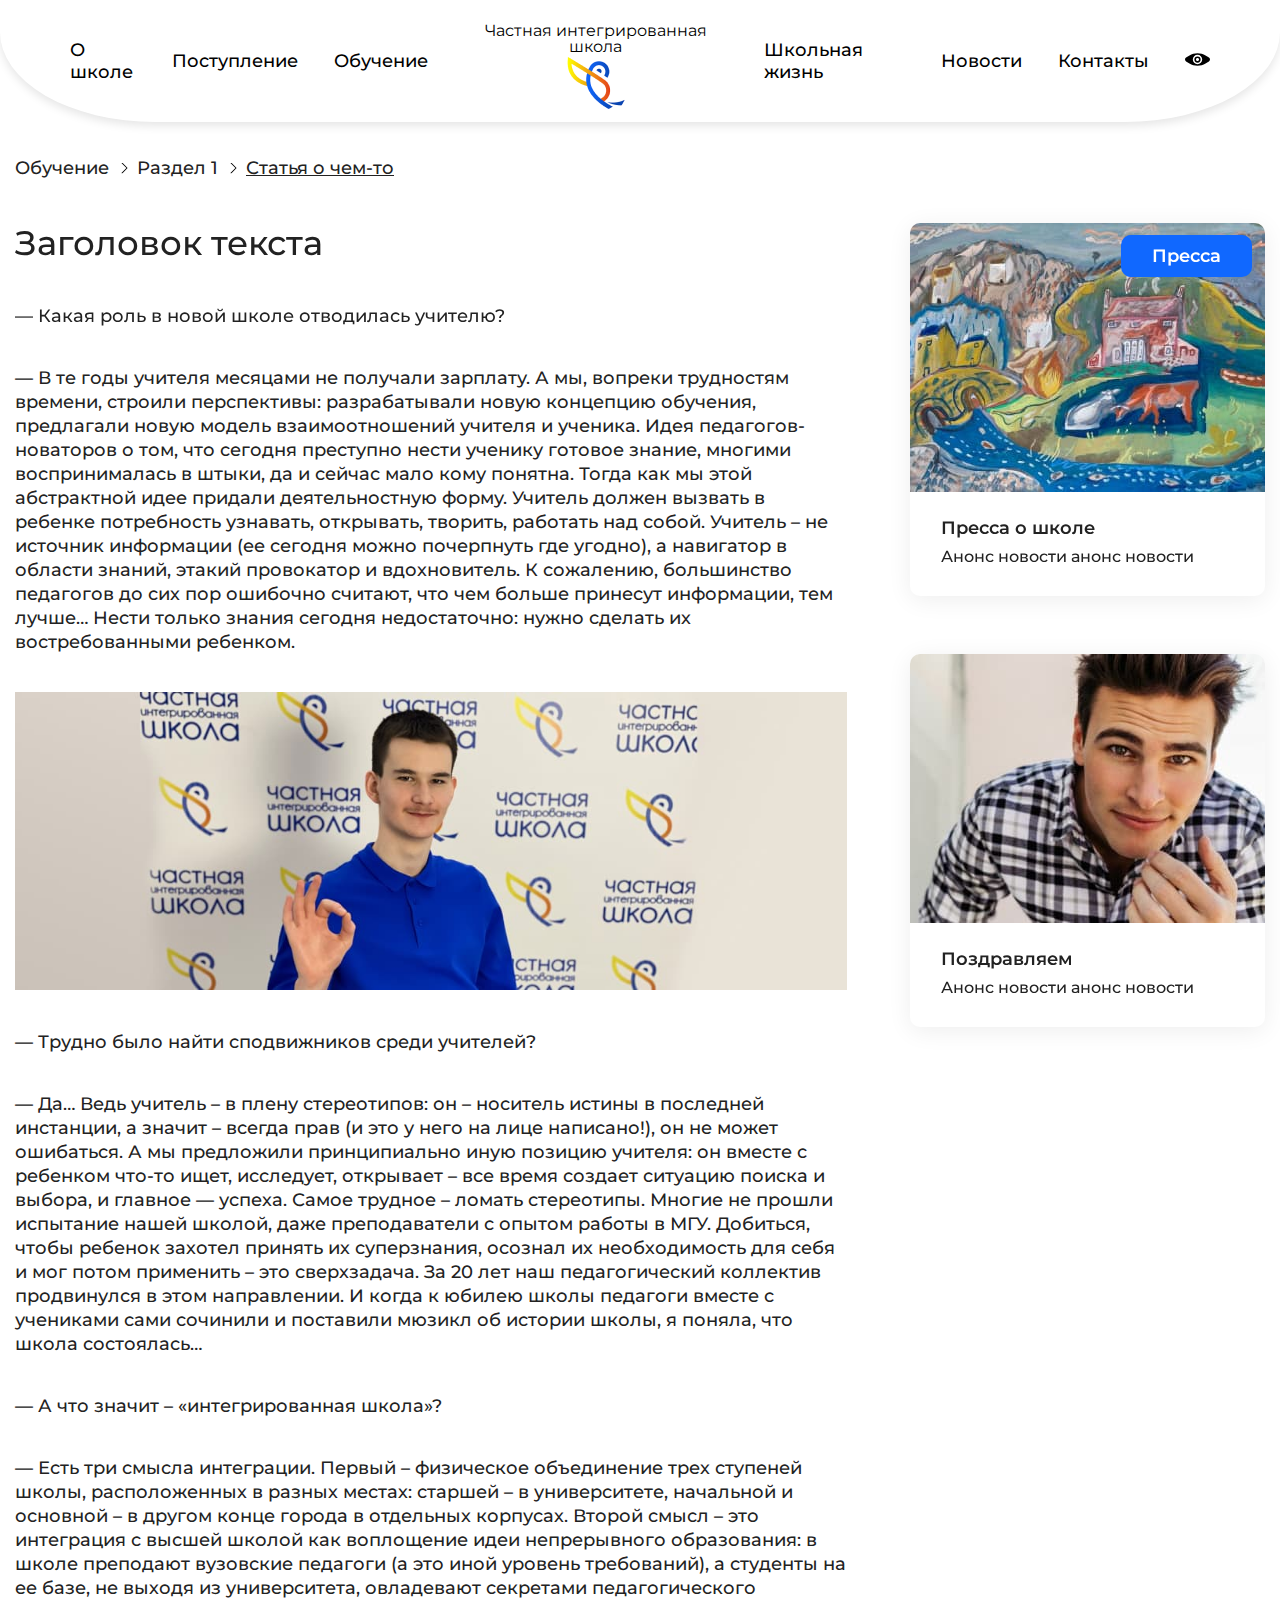
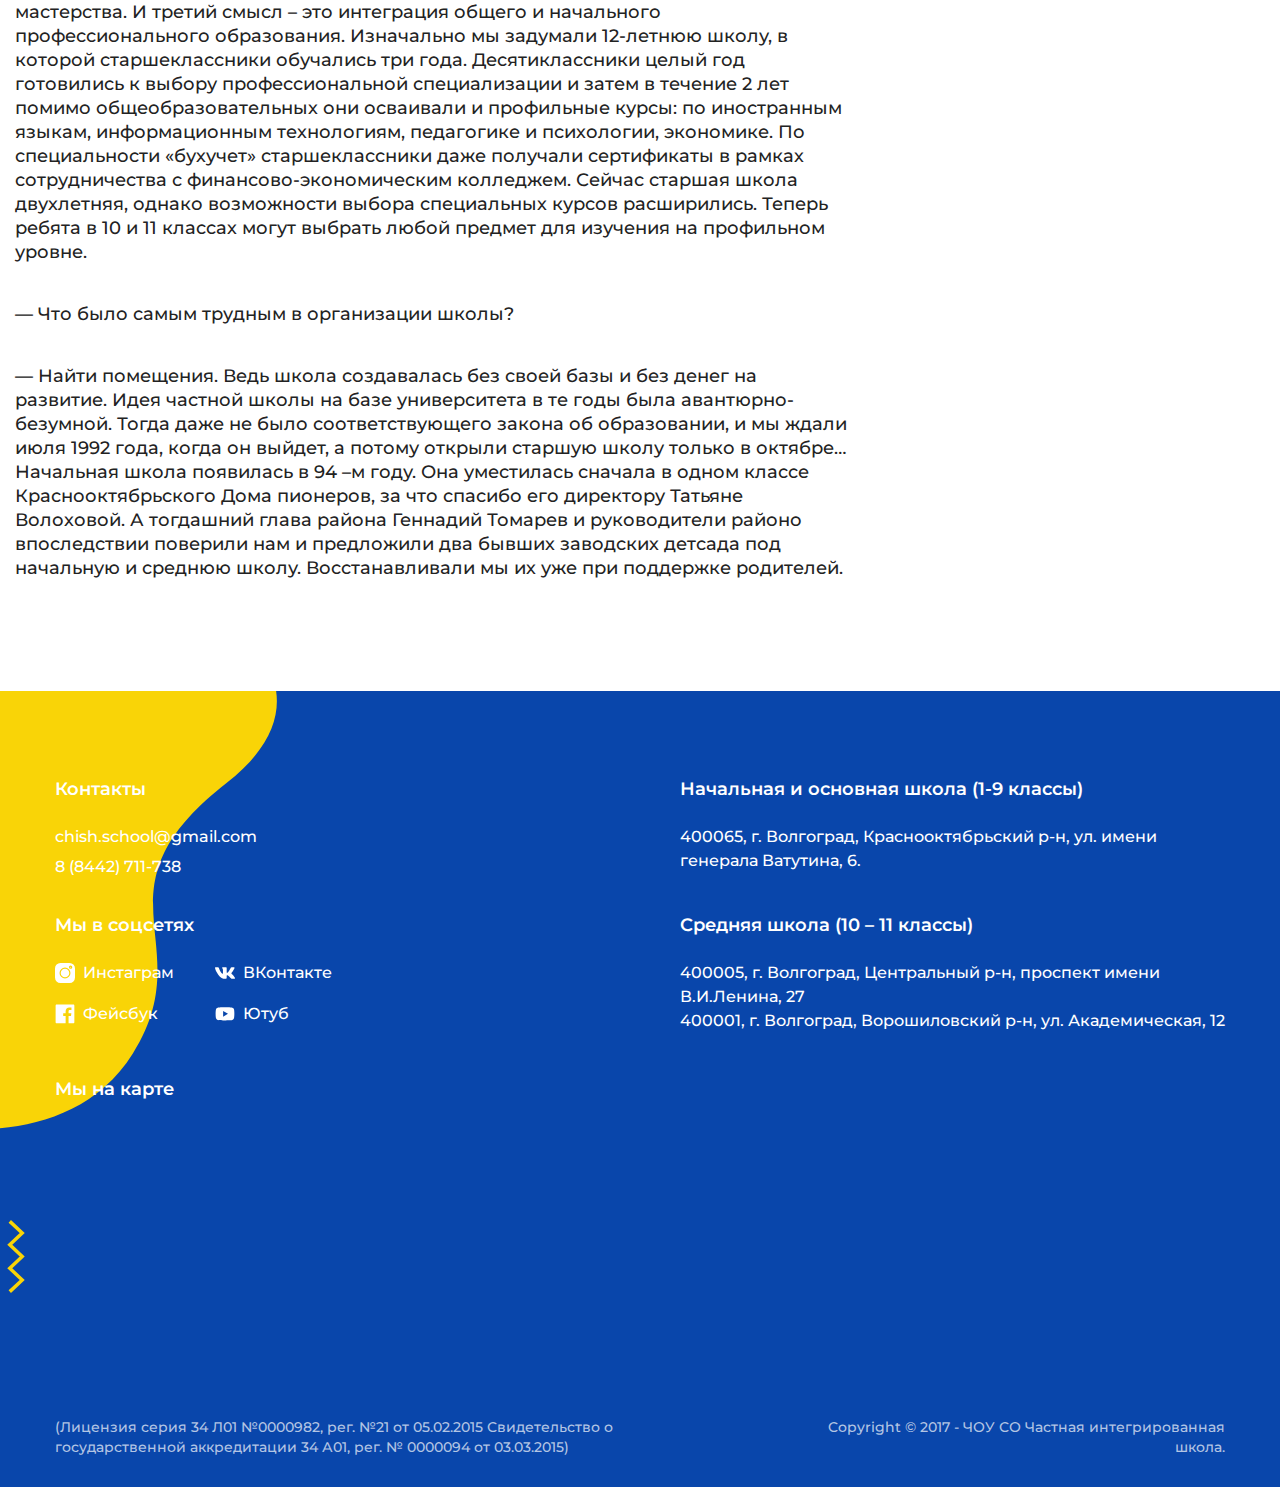
<file: article.html>
<!DOCTYPE html>
<html lang="ru">

<head>
    <meta charset="UTF-8">
    <meta name="viewport" content="width=device-width, initial-scale=1.0">
    <title>CHISH / Article</title>
    <link rel="preconnect" href="https://fonts.googleapis.com">
    <link rel="preconnect" href="https://fonts.gstatic.com" crossorigin>
    <link href="https://fonts.googleapis.com/css2?family=Montserrat:wght@300;500;600;700&display=swap" rel="stylesheet">
    <!-- CSS -->
    <link rel="stylesheet" href="./css/style.min.css">
    <!-- Favicon -->
    <link rel="apple-touch-icon" sizes="180x180" href="images/favicon/apple-touch-icon.png">
    <link rel="icon" type="image/png" sizes="32x32" href="images/favicon/favicon-32x32.png">
    <link rel="icon" type="image/png" sizes="16x16" href="images/favicon/favicon-16x16.png">
    <link rel="manifest" href="images/favicon/site.webmanifest">
    <link rel="mask-icon" href="images/favicon/safari-pinned-tab.svg" color="#5bbad5">
    <link rel="shortcut icon" href="images/favicon/favicon.ico">
    <meta name="msapplication-TileColor" content="#da532c">
    <meta name="msapplication-config" content="images/favicon/browserconfig.xml">
    <meta name="theme-color" content="#ffffff">
</head>

<body>
    <!-- Header -->
    <header class="header">
        <div class="header__inner header__inner--white">
            <nav class="header__nav">

                <ul class="header__nav-list">
                    <li class="header__nav-item">
                        <a href="#" class="header__nav-link">О школе</a>
                        <!-- Sub Nav -->
                        <div class="header__subnav">
                            <div class="header__subnav-item">
                                <a href="#" class="header__subnav-link">Основные сведения</a>
                                <img src="./images/subnav-arrow.svg" alt="" class="header__subnav-arrow">
                            </div>
                            <!-- Second subnav -->
                            <div class="header__second-subnav">
                                <div class="header__second-subnav-item">
                                    <a href="#" class="header__second-subnav-link">Структура и органы управления
                                        школой</a>
                                </div>
                                <div class="header__second-subnav-item">
                                    <a href="#" class="header__second-subnav-link">Документы</a>
                                </div>
                                <div class="header__second-subnav-item">
                                    <a href="#" class="header__second-subnav-link">Образование</a>
                                </div>
                                <div class="header__second-subnav-item">
                                    <a href="#" class="header__second-subnav-link">Образовательные стандарты</a>
                                </div>
                                <div class="header__second-subnav-item">
                                    <a href="#" class="header__second-subnav-link"> Руководство. Педагогический
                                        состав</a>
                                </div>
                                <div class="header__second-subnav-item">
                                    <a href="#" class="header__second-subnav-link"> Материально-техническое обеспечение
                                        и оснащенность
                                        образовательного процесса</a>
                                </div>
                                <div class="header__second-subnav-item">
                                    <a href="#" class="header__second-subnav-link">Стипендии и иные виды материальной
                                        поддержки</a>
                                </div>
                                <div class="header__second-subnav-item">
                                    <a href="#" class="header__second-subnav-link">Платные образовательные услуги</a>
                                </div>
                                <div class="header__second-subnav-item">
                                    <a href="#" class="header__second-subnav-link">Финансово-хозяйственная
                                        деятельность</a>
                                </div>
                                <div class="header__second-subnav-item">
                                    <a href="#" class="header__second-subnav-link">Вакантные места для приема
                                        (перевода)</a>
                                </div>
                            </div>
                            <!-- ./ Second subnav -->
                            <div class="header__subnav-item">
                                <a href="#" class="header__subnav-link">Приветствие директора</a>
                                <img src="./images/subnav-arrow.svg" alt="" class="header__subnav-arrow">
                            </div>
                            <!-- Second subnav -->
                            <div class="header__second-subnav">
                                <div class="header__second-subnav-item">
                                    <a href="#" class="header__second-subnav-link">Стипендии и иные виды материальной
                                        поддержки</a>
                                </div>
                                <div class="header__second-subnav-item">
                                    <a href="#" class="header__second-subnav-link">Платные образовательные услуги</a>
                                </div>
                                <div class="header__second-subnav-item">
                                    <a href="#" class="header__second-subnav-link">Финансово-хозяйственная
                                        деятельность</a>
                                </div>
                                <div class="header__second-subnav-item">
                                    <a href="#" class="header__second-subnav-link">Вакантные места для приема
                                        (перевода)</a>
                                </div>
                                <div class="header__second-subnav-item">
                                    <a href="#" class="header__second-subnav-link">Структура и органы управления
                                        школой</a>
                                </div>
                                <div class="header__second-subnav-item">
                                    <a href="#" class="header__second-subnav-link">Документы</a>
                                </div>
                                <div class="header__second-subnav-item">
                                    <a href="#" class="header__second-subnav-link">Образование</a>
                                </div>
                                <div class="header__second-subnav-item">
                                    <a href="#" class="header__second-subnav-link">Образовательные стандарты</a>
                                </div>
                                <div class="header__second-subnav-item">
                                    <a href="#" class="header__second-subnav-link"> Руководство. Педагогический
                                        состав</a>
                                </div>
                                <div class="header__second-subnav-item">
                                    <a href="#" class="header__second-subnav-link"> Материально-техническое обеспечение
                                        и оснащенность
                                        образовательного процесса</a>
                                </div>
                            </div>
                            <!-- ./ Second subnav -->
                            <div class="header__subnav-item">
                                <a href="#" class="header__subnav-link">Наша миссия и ценности. Заповеди учителя</a>
                            </div>
                            <div class="header__subnav-item">
                                <a href="#" class="header__subnav-link">Правила школьной жизни. Заповеди ученика</a>
                                <img src="./images/subnav-arrow.svg" alt="" class="header__subnav-arrow">
                            </div>
                            <!-- Second subnav -->
                            <div class="header__second-subnav">
                                <div class="header__second-subnav-item">
                                    <a href="#" class="header__second-subnav-link">Стипендии и иные виды материальной
                                        поддержки</a>
                                </div>
                                <div class="header__second-subnav-item">
                                    <a href="#" class="header__second-subnav-link">Платные образовательные услуги</a>
                                </div>
                                <div class="header__second-subnav-item">
                                    <a href="#" class="header__second-subnav-link">Финансово-хозяйственная
                                        деятельность</a>
                                </div>
                                <div class="header__second-subnav-item">
                                    <a href="#" class="header__second-subnav-link">Вакантные места для приема
                                        (перевода)</a>
                                </div>
                                <div class="header__second-subnav-item">
                                    <a href="#" class="header__second-subnav-link">Структура и органы управления
                                        школой</a>
                                </div>
                                <div class="header__second-subnav-item">
                                    <a href="#" class="header__second-subnav-link">Документы</a>
                                </div>
                                <div class="header__second-subnav-item">
                                    <a href="#" class="header__second-subnav-link">Образование</a>
                                </div>
                                <div class="header__second-subnav-item">
                                    <a href="#" class="header__second-subnav-link">Образовательные стандарты</a>
                                </div>
                                <div class="header__second-subnav-item">
                                    <a href="#" class="header__second-subnav-link"> Руководство. Педагогический
                                        состав</a>
                                </div>
                                <div class="header__second-subnav-item">
                                    <a href="#" class="header__second-subnav-link"> Материально-техническое обеспечение
                                        и оснащенность
                                        образовательного процесса</a>
                                </div>
                            </div>
                            <!-- ./ Second subnav -->
                            <div class="header__subnav-item">
                                <a href="#" class="header__subnav-link">Выпускники. Истории успеха</a>
                            </div>
                        </div>
                        <!-- ./ Sub Nav -->
                    </li>
                    <li class="header__nav-item">
                        <a href="#" class="header__nav-link">Поступление</a>
                        <!-- Sub Nav -->
                        <div class="header__subnav">
                            <div class="header__subnav-item">
                                <a href="#" class="header__subnav-link">Основные сведения</a>
                                <img src="./images/subnav-arrow.svg" alt="" class="header__subnav-arrow">
                            </div>
                            <!-- Second subnav -->
                            <div class="header__second-subnav">
                                <div class="header__second-subnav-item">
                                    <a href="#" class="header__second-subnav-link">Структура и органы управления
                                        школой</a>
                                </div>
                                <div class="header__second-subnav-item">
                                    <a href="#" class="header__second-subnav-link">Документы</a>
                                </div>
                                <div class="header__second-subnav-item">
                                    <a href="#" class="header__second-subnav-link">Образование</a>
                                </div>
                                <div class="header__second-subnav-item">
                                    <a href="#" class="header__second-subnav-link">Образовательные стандарты</a>
                                </div>
                                <div class="header__second-subnav-item">
                                    <a href="#" class="header__second-subnav-link"> Руководство. Педагогический
                                        состав</a>
                                </div>
                                <div class="header__second-subnav-item">
                                    <a href="#" class="header__second-subnav-link"> Материально-техническое обеспечение
                                        и оснащенность
                                        образовательного процесса</a>
                                </div>
                                <div class="header__second-subnav-item">
                                    <a href="#" class="header__second-subnav-link">Стипендии и иные виды материальной
                                        поддержки</a>
                                </div>
                                <div class="header__second-subnav-item">
                                    <a href="#" class="header__second-subnav-link">Платные образовательные услуги</a>
                                </div>
                                <div class="header__second-subnav-item">
                                    <a href="#" class="header__second-subnav-link">Финансово-хозяйственная
                                        деятельность</a>
                                </div>
                                <div class="header__second-subnav-item">
                                    <a href="#" class="header__second-subnav-link">Вакантные места для приема
                                        (перевода)</a>
                                </div>
                            </div>
                            <!-- ./ Second subnav -->
                            <div class="header__subnav-item">
                                <a href="#" class="header__subnav-link">Приветствие директора</a>
                                <img src="./images/subnav-arrow.svg" alt="" class="header__subnav-arrow">
                            </div>
                            <!-- Second subnav -->
                            <div class="header__second-subnav">
                                <div class="header__second-subnav-item">
                                    <a href="#" class="header__second-subnav-link">Стипендии и иные виды материальной
                                        поддержки</a>
                                </div>
                                <div class="header__second-subnav-item">
                                    <a href="#" class="header__second-subnav-link">Платные образовательные услуги</a>
                                </div>
                                <div class="header__second-subnav-item">
                                    <a href="#" class="header__second-subnav-link">Финансово-хозяйственная
                                        деятельность</a>
                                </div>
                                <div class="header__second-subnav-item">
                                    <a href="#" class="header__second-subnav-link">Вакантные места для приема
                                        (перевода)</a>
                                </div>
                                <div class="header__second-subnav-item">
                                    <a href="#" class="header__second-subnav-link">Структура и органы управления
                                        школой</a>
                                </div>
                                <div class="header__second-subnav-item">
                                    <a href="#" class="header__second-subnav-link">Документы</a>
                                </div>
                                <div class="header__second-subnav-item">
                                    <a href="#" class="header__second-subnav-link">Образование</a>
                                </div>
                                <div class="header__second-subnav-item">
                                    <a href="#" class="header__second-subnav-link">Образовательные стандарты</a>
                                </div>
                                <div class="header__second-subnav-item">
                                    <a href="#" class="header__second-subnav-link"> Руководство. Педагогический
                                        состав</a>
                                </div>
                                <div class="header__second-subnav-item">
                                    <a href="#" class="header__second-subnav-link"> Материально-техническое обеспечение
                                        и оснащенность
                                        образовательного процесса</a>
                                </div>
                            </div>
                            <!-- ./ Second subnav -->
                            <div class="header__subnav-item">
                                <a href="#" class="header__subnav-link">Наша миссия и ценности. Заповеди учителя</a>
                            </div>
                            <div class="header__subnav-item">
                                <a href="#" class="header__subnav-link">Правила школьной жизни. Заповеди ученика</a>
                                <img src="./images/subnav-arrow.svg" alt="" class="header__subnav-arrow">
                            </div>
                            <!-- Second subnav -->
                            <div class="header__second-subnav">
                                <div class="header__second-subnav-item">
                                    <a href="#" class="header__second-subnav-link">Стипендии и иные виды материальной
                                        поддержки</a>
                                </div>
                                <div class="header__second-subnav-item">
                                    <a href="#" class="header__second-subnav-link">Платные образовательные услуги</a>
                                </div>
                                <div class="header__second-subnav-item">
                                    <a href="#" class="header__second-subnav-link">Финансово-хозяйственная
                                        деятельность</a>
                                </div>
                                <div class="header__second-subnav-item">
                                    <a href="#" class="header__second-subnav-link">Вакантные места для приема
                                        (перевода)</a>
                                </div>
                                <div class="header__second-subnav-item">
                                    <a href="#" class="header__second-subnav-link">Структура и органы управления
                                        школой</a>
                                </div>
                                <div class="header__second-subnav-item">
                                    <a href="#" class="header__second-subnav-link">Документы</a>
                                </div>
                                <div class="header__second-subnav-item">
                                    <a href="#" class="header__second-subnav-link">Образование</a>
                                </div>
                                <div class="header__second-subnav-item">
                                    <a href="#" class="header__second-subnav-link">Образовательные стандарты</a>
                                </div>
                                <div class="header__second-subnav-item">
                                    <a href="#" class="header__second-subnav-link"> Руководство. Педагогический
                                        состав</a>
                                </div>
                                <div class="header__second-subnav-item">
                                    <a href="#" class="header__second-subnav-link"> Материально-техническое обеспечение
                                        и оснащенность
                                        образовательного процесса</a>
                                </div>
                            </div>
                            <!-- ./ Second subnav -->
                            <div class="header__subnav-item">
                                <a href="#" class="header__subnav-link">Выпускники. Истории успеха</a>
                            </div>
                        </div>
                        <!-- ./ Sub Nav -->
                    </li>
                    <li class="header__nav-item">
                        <a href="#" class="header__nav-link">Обучение</a>
                        <!-- Sub Nav -->
                        <div class="header__subnav">
                            <div class="header__subnav-item">
                                <a href="#" class="header__subnav-link">Основные сведения</a>
                                <img src="./images/subnav-arrow.svg" alt="" class="header__subnav-arrow">
                            </div>
                            <!-- Second subnav -->
                            <div class="header__second-subnav">
                                <div class="header__second-subnav-item">
                                    <a href="#" class="header__second-subnav-link">Структура и органы управления
                                        школой</a>
                                </div>
                                <div class="header__second-subnav-item">
                                    <a href="#" class="header__second-subnav-link">Документы</a>
                                </div>
                                <div class="header__second-subnav-item">
                                    <a href="#" class="header__second-subnav-link">Образование</a>
                                </div>
                                <div class="header__second-subnav-item">
                                    <a href="#" class="header__second-subnav-link">Образовательные стандарты</a>
                                </div>
                                <div class="header__second-subnav-item">
                                    <a href="#" class="header__second-subnav-link"> Руководство. Педагогический
                                        состав</a>
                                </div>
                                <div class="header__second-subnav-item">
                                    <a href="#" class="header__second-subnav-link"> Материально-техническое обеспечение
                                        и оснащенность
                                        образовательного процесса</a>
                                </div>
                                <div class="header__second-subnav-item">
                                    <a href="#" class="header__second-subnav-link">Стипендии и иные виды материальной
                                        поддержки</a>
                                </div>
                                <div class="header__second-subnav-item">
                                    <a href="#" class="header__second-subnav-link">Платные образовательные услуги</a>
                                </div>
                                <div class="header__second-subnav-item">
                                    <a href="#" class="header__second-subnav-link">Финансово-хозяйственная
                                        деятельность</a>
                                </div>
                                <div class="header__second-subnav-item">
                                    <a href="#" class="header__second-subnav-link">Вакантные места для приема
                                        (перевода)</a>
                                </div>
                            </div>
                            <!-- ./ Second subnav -->
                            <div class="header__subnav-item">
                                <a href="#" class="header__subnav-link">Приветствие директора</a>
                                <img src="./images/subnav-arrow.svg" alt="" class="header__subnav-arrow">
                            </div>
                            <!-- Second subnav -->
                            <div class="header__second-subnav">
                                <div class="header__second-subnav-item">
                                    <a href="#" class="header__second-subnav-link">Стипендии и иные виды материальной
                                        поддержки</a>
                                </div>
                                <div class="header__second-subnav-item">
                                    <a href="#" class="header__second-subnav-link">Платные образовательные услуги</a>
                                </div>
                                <div class="header__second-subnav-item">
                                    <a href="#" class="header__second-subnav-link">Финансово-хозяйственная
                                        деятельность</a>
                                </div>
                                <div class="header__second-subnav-item">
                                    <a href="#" class="header__second-subnav-link">Вакантные места для приема
                                        (перевода)</a>
                                </div>
                                <div class="header__second-subnav-item">
                                    <a href="#" class="header__second-subnav-link">Структура и органы управления
                                        школой</a>
                                </div>
                                <div class="header__second-subnav-item">
                                    <a href="#" class="header__second-subnav-link">Документы</a>
                                </div>
                                <div class="header__second-subnav-item">
                                    <a href="#" class="header__second-subnav-link">Образование</a>
                                </div>
                                <div class="header__second-subnav-item">
                                    <a href="#" class="header__second-subnav-link">Образовательные стандарты</a>
                                </div>
                                <div class="header__second-subnav-item">
                                    <a href="#" class="header__second-subnav-link"> Руководство. Педагогический
                                        состав</a>
                                </div>
                                <div class="header__second-subnav-item">
                                    <a href="#" class="header__second-subnav-link"> Материально-техническое обеспечение
                                        и оснащенность
                                        образовательного процесса</a>
                                </div>
                            </div>
                            <!-- ./ Second subnav -->
                            <div class="header__subnav-item">
                                <a href="#" class="header__subnav-link">Наша миссия и ценности. Заповеди учителя</a>
                            </div>
                            <div class="header__subnav-item">
                                <a href="#" class="header__subnav-link">Правила школьной жизни. Заповеди ученика</a>
                                <img src="./images/subnav-arrow.svg" alt="" class="header__subnav-arrow">
                            </div>
                            <!-- Second subnav -->
                            <div class="header__second-subnav">
                                <div class="header__second-subnav-item">
                                    <a href="#" class="header__second-subnav-link">Стипендии и иные виды материальной
                                        поддержки</a>
                                </div>
                                <div class="header__second-subnav-item">
                                    <a href="#" class="header__second-subnav-link">Платные образовательные услуги</a>
                                </div>
                                <div class="header__second-subnav-item">
                                    <a href="#" class="header__second-subnav-link">Финансово-хозяйственная
                                        деятельность</a>
                                </div>
                                <div class="header__second-subnav-item">
                                    <a href="#" class="header__second-subnav-link">Вакантные места для приема
                                        (перевода)</a>
                                </div>
                                <div class="header__second-subnav-item">
                                    <a href="#" class="header__second-subnav-link">Структура и органы управления
                                        школой</a>
                                </div>
                                <div class="header__second-subnav-item">
                                    <a href="#" class="header__second-subnav-link">Документы</a>
                                </div>
                                <div class="header__second-subnav-item">
                                    <a href="#" class="header__second-subnav-link">Образование</a>
                                </div>
                                <div class="header__second-subnav-item">
                                    <a href="#" class="header__second-subnav-link">Образовательные стандарты</a>
                                </div>
                                <div class="header__second-subnav-item">
                                    <a href="#" class="header__second-subnav-link"> Руководство. Педагогический
                                        состав</a>
                                </div>
                                <div class="header__second-subnav-item">
                                    <a href="#" class="header__second-subnav-link"> Материально-техническое обеспечение
                                        и оснащенность
                                        образовательного процесса</a>
                                </div>
                            </div>
                            <!-- ./ Second subnav -->
                            <div class="header__subnav-item">
                                <a href="#" class="header__subnav-link">Выпускники. Истории успеха</a>
                            </div>
                        </div>
                        <!-- ./ Sub Nav -->
                    </li>
                </ul>
            </nav>
            <a href="#" class="header__logo">
                <img src="./images/header-logo.png" alt="" class="header__logo-img">
                <p class="header__logo-text">Частная интегрированная школа</p>
            </a>
            <nav class="header__nav">
                <ul class="header__nav-list">
                    <li class="header__nav-item">
                        <a href="#" class="header__nav-link">Школьная жизнь</a>
                    </li>
                    <li class="header__nav-item">
                        <a href="#" class="header__nav-link">Новости</a>
                    </li>
                    <li class="header__nav-item">
                        <a href="#" class="header__nav-link">Контакты</a>
                    </li>
                    <li class="header__nav-item">
                        <a href="#" class="header__nav-link header__nav-link--eye"></a>
                    </li>
                </ul>
            </nav>
            <!-- Phone Contact -->
            <div class="header__tel">
                <img src="./images/phone-ico.svg" alt="Tel" class="header__tel-icon">
                8 (8442) 711-738
            </div>
            <!-- ./ phone -->
            <!-- Burger -->
            <button class="header__burger">
                <span class="header__burger-line header__burger-line--first">Burger Line</span>
                <span class="header__burger-line header__burger-line--second">Burger Line</span>
                <span class="header__burger-line header__burger-line--third">Burger Line</span>
            </button>
            <!-- ./ Burger -->
        </div>
    </header>
    <!-- ./ Header -->

    <!-- Mobile Nav -->
    <nav class="mobile-nav">
        <img src="./images/header-logo.png" alt="" class="mobile-nav__logo">
        <h4 class="mobile-nav__title">Частная интегрированная школа</h4>
        <ul class="mobile-nav__list">
            <li class="mobile-nav__item">
                <a href="#" class="mobile-nav__link">О школе</a>
            </li>
            <li class="mobile-nav__item">
                <a href="#" class="mobile-nav__link">Поступление</a>
            </li>
            <li class="mobile-nav__item">
                <a href="#" class="mobile-nav__link">Обучение</a>
            </li>
            <li class="mobile-nav__item">
                <a href="#" class="mobile-nav__link">Школьная жизнь</a>
            </li>
            <li class="mobile-nav__item">
                <a href="#" class="mobile-nav__link">Новости</a>
            </li>
            <li class="mobile-nav__item">
                <a href="#" class="mobile-nav__link">Контакты</a>
            </li>
        </ul>
        <ul class="mobile-nav__social">
            <li class="mobile-nav__social-item">
                <a href="#" class="mobile-nav__social-link">
                    <img src="./images/mobile-nav-insta.svg" alt="" class="mobile-nav__social-img">
                </a>
            </li>

            <li class="mobile-nav__social-item">
                <a href="#" class="mobile-nav__social-link">
                    <img src="./images/mobile-nav-fb.svg" alt="" class="mobile-nav__social-img">
                </a>
            </li>

            <li class="mobile-nav__social-item">
                <a href="#" class="mobile-nav__social-link">
                    <img src="./images/mobile-nav-vk.svg" alt="" class="mobile-nav__social-img">
                </a>
            </li>

            <li class="mobile-nav__social-item">
                <a href="#" class="mobile-nav__social-link">
                    <img src="./images/mobile-nav-youtube.svg" alt="" class="mobile-nav__social-img">
                </a>
            </li>
        </ul>
    </nav>
    <!-- ./ Mobile Nav -->

    <div class="wrapper">
        <main class="main">
            <div class="container">

                <!-- Breadcrumbs -->
                <div class="breadcrumbs">
                    <ul class="breadcrumbs__list">
                        <li class="breadcrumbs__item">
                            <a href="#" class="breadcrumbs__link">Обучение</a>
                        </li>
                        <li class="breadcrumbs__item">
                            <a href="#" class="breadcrumbs__link">Раздел 1</a>
                        </li>
                        <li class="breadcrumbs__item">
                            <a href="#" class="breadcrumbs__link">Статья о чем-то</a>
                        </li>
                    </ul>
                </div> <!-- ./Breadcrumbs -->

                <!-- Article -->
                <section class="article">

                    <div class="article__content">
                        <h1 class="article__title" data-aos="fade-up" data-aos-duration="1500">Заголовок текста</h1>
                        <p class="article__text" data-aos="fade-up" data-aos-duration="1500" data-aos-delay="500">— Какая роль в новой школе отводилась учителю?</p>
                        <p class="article__text">— В те годы учителя месяцами не получали зарплату. А мы, вопреки
                            трудностям времени, строили перспективы: разрабатывали новую концепцию обучения, предлагали
                            новую модель взаимоотношений учителя и ученика. Идея педагогов-новаторов о том, что сегодня
                            преступно нести ученику готовое знание, многими воспринималась в штыки, да и сейчас мало
                            кому понятна. Тогда как мы этой абстрактной идее придали деятельностную форму. Учитель
                            должен вызвать в ребенке потребность узнавать, открывать, творить, работать над собой.
                            Учитель – не источник информации (ее сегодня можно почерпнуть где угодно), а навигатор в
                            области знаний, этакий провокатор и вдохновитель. К сожалению, большинство педагогов до сих
                            пор ошибочно считают, что чем больше принесут информации, тем лучше… Нести только знания
                            сегодня недостаточно: нужно сделать их востребованными ребенком.</p>
                        <img src="./images/article.jpg" alt="Article-img" class="article__img">
                        <p class="article__text">— Трудно было найти сподвижников среди учителей?</p>
                        <p class="article__text">— Да… Ведь учитель – в плену стереотипов: он – носитель истины в
                            последней инстанции, а значит – всегда прав (и это у него на лице написано!), он не может
                            ошибаться. А мы предложили принципиально иную позицию учителя: он вместе с ребенком что-то
                            ищет, исследует, открывает – все время создает ситуацию поиска и выбора, и главное — успеха.
                            Самое трудное – ломать стереотипы. Многие не прошли испытание нашей школой, даже
                            преподаватели с опытом работы в МГУ. Добиться, чтобы ребенок захотел принять их суперзнания,
                            осознал их необходимость для себя и мог потом применить – это сверхзадача. За 20 лет наш
                            педагогический коллектив продвинулся в этом направлении. И когда к юбилею школы педагоги
                            вместе с учениками сами сочинили и поставили мюзикл об истории школы, я поняла, что школа
                            состоялась…</p>
                        <p class="article__text">— А что значит – «интегрированная школа»?</p>
                        <p class="article__text">— Есть три смысла интеграции. Первый – физическое объединение трех
                            ступеней школы, расположенных в разных местах: старшей – в университете, начальной и
                            основной – в другом конце города в отдельных корпусах. Второй смысл – это интеграция с
                            высшей школой как воплощение идеи непрерывного образования: в школе преподают вузовские
                            педагоги (а это иной уровень требований), а студенты на ее базе, не выходя из университета,
                            овладевают секретами педагогического мастерства. И третий смысл – это интеграция общего и
                            начального профессионального образования. Изначально мы задумали 12-летнюю школу, в которой
                            старшеклассники обучались три года. Десятиклассники целый год готовились к выбору
                            профессиональной специализации и затем в течение 2 лет помимо общеобразовательных они
                            осваивали и профильные курсы: по иностранным языкам, информационным технологиям, педагогике
                            и психологии, экономике. По специальности «бухучет» старшеклассники даже получали
                            сертификаты в рамках сотрудничества с финансово-экономическим колледжем. Сейчас старшая
                            школа двухлетняя, однако возможности выбора специальных курсов расширились. Теперь ребята в
                            10 и 11 классах могут выбрать любой предмет для изучения на профильном уровне.</p>
                        <p class="article__text">— Что было самым трудным в организации школы?</p>
                        <p class="article__text">— Найти помещения. Ведь школа создавалась без своей базы и без денег на
                            развитие. Идея частной школы на базе университета в те годы была авантюрно-безумной. Тогда
                            даже не было соответствующего закона об образовании, и мы ждали июля 1992 года, когда он
                            выйдет, а потому открыли старшую школу только в октябре… Начальная школа появилась в 94 –м
                            году. Она уместилась сначала в одном классе Краснооктябрьского Дома пионеров, за что спасибо
                            его директору Татьяне Волоховой. А тогдашний глава района Геннадий Томарев и руководители
                            районо впоследствии поверили нам и предложили два бывших заводских детсада под начальную и
                            среднюю школу. Восстанавливали мы их уже при поддержке родителей.</p>
                        <p class="article__author" data-aos="fade-up" data-aos-duration="1100">Автор: Елена Свиридова</p>
                        <p class="article__date" data-aos="fade-up" data-aos-duration="1100">Дата: 21.03.2021</p>
                    </div>

                    <aside class="article__links" data-aos="fade-left" data-aos-duration="2600" data-aos-delay="1700">
                        <a href="#" class="article__link">
                            <img class="article__link-img" src="./images/news2.jpg" alt="link">
                            <span class="article__link-tag">Пресса</span>
                            <div class="article__link-content">
                                <h4 class="article__link-title">Пресса о школе</h4>
                                <p class="article__link-subtitle">Анонс новости анонс новости</p>
                            </div>
                        </a>
                        <a href="#" class="article__link">
                            <img class="article__link-img" src="./images/news3.jpg" alt="link">
                            <div class="article__link-content">
                                <h4 class="article__link-title">Поздравляем</h4>
                                <p class="article__link-subtitle">Анонс новости анонс новости</p>
                            </div>
                        </a>
                    </aside>

                </section>
                <!-- ./Article -->


            </div> <!-- ./Container -->

        </main>



        <!-- Footer -->
        <footer class="footer">
            <div class="container">
                <div class="footer__inner">

                    <div class="footer__contact footer__box">
                        <h4 class="footer__title">Контакты</h4>
                        <p class="footer__contact-text">chish.school@gmail.com</p>
                        <p class="footer__contact-text">8 (8442) 711-738</p>
                    </div>

                    <address class="footer__address footer__box">
                        <p class="footer__title">Начальная и основная школа (1-9 классы)</p>
                        <p class="footer__address-text">400065, г. Волгоград, Краснооктябрьский р-н,
                            ул. имени генерала Ватутина, 6.</p>
                    </address>

                    <div class="footer__social footer__box">
                        <h4 class="footer__title">Мы в соцсетях</h4>
                        <ul class="footer__social-list">
                            <li class="footer__social-item">
                                <a href="#" class="footer__social-link">
                                    <img src="./images/insta-ico.svg" alt="Insta" class="footer__social-img">
                                    <p class="footer__social-text">Инстаграм</p>
                                </a>
                            </li>

                            <li class="footer__social-item">
                                <a href="#" class="footer__social-link">
                                    <img src="./images/vk-ico.svg" alt="Insta" class="footer__social-img">
                                    <p class="footer__social-text">ВКонтакте</p>
                                </a>
                            </li>

                            <li class="footer__social-item">
                                <a href="#" class="footer__social-link">
                                    <img src="./images/fb-ico.svg" alt="Insta" class="footer__social-img">
                                    <p class="footer__social-text">Фейсбук</p>
                                </a>
                            </li>

                            <li class="footer__social-item">
                                <a href="#" class="footer__social-link">
                                    <img src="./images/youtube-ico.svg" alt="Insta" class="footer__social-img">
                                    <p class="footer__social-text">Ютуб</p>
                                </a>
                            </li>
                        </ul>
                    </div>


                    <address class="footer__address footer__box">
                        <p class="footer__title">Средняя школа (10 – 11 классы)</p>
                        <p class="footer__address-text">400005, г. Волгоград, Центральный р-н,
                            проспект имени В.И.Ленина, 27</p>
                        <p class="footer__address-text">400001, г. Волгоград, Ворошиловский р-н,
                            ул. Академическая, 12</p>
                    </address>

                    <div class="footer__map footer__box">
                        <h4 class="footer__title">Мы на карте</h4>
                        <iframe class="footer__map-frame"
                            src="https://www.google.com/maps/embed?pb=!1m18!1m12!1m3!1d2633.499727134558!2d44.49475741584918!3d48.69592872008565!2m3!1f0!2f0!3f0!3m2!1i1024!2i768!4f13.1!3m3!1m2!1s0x411acb530a4f8a15%3A0x98ab5501f2f47d11!2sAkademicheskaya%20Ulitsa%2C%2012%2C%20Volgograd%2C%20Volgogradskaya%20oblast&#39;%2C%20Russia%2C%20400001!5e0!3m2!1sen!2sge!4v1637942677901!5m2!1sen!2sge"
                            style="border:0;" allowfullscreen="" loading="lazy"></iframe>
                    </div>


                </div>
                <div class="footer__copyright">
                    <p class="footer__copyright-text">(Лицензия серия 34 Л01 №0000982, рег. №21 от 05.02.2015
                        Свидетельство о государственной аккредитации 34 А01, рег. № 0000094 от 03.03.2015)</p>
                    <p class="footer__copyright-text">Copyright © 2017 - ЧОУ СО Частная интегрированная школа.</p>
                </div>
            </div>
        </footer>
        <!-- ./Footer -->
    </div>

   
    <!-- JS -->
    <script src="./js/main.min.js"></script>
</body>

</html>
</file>
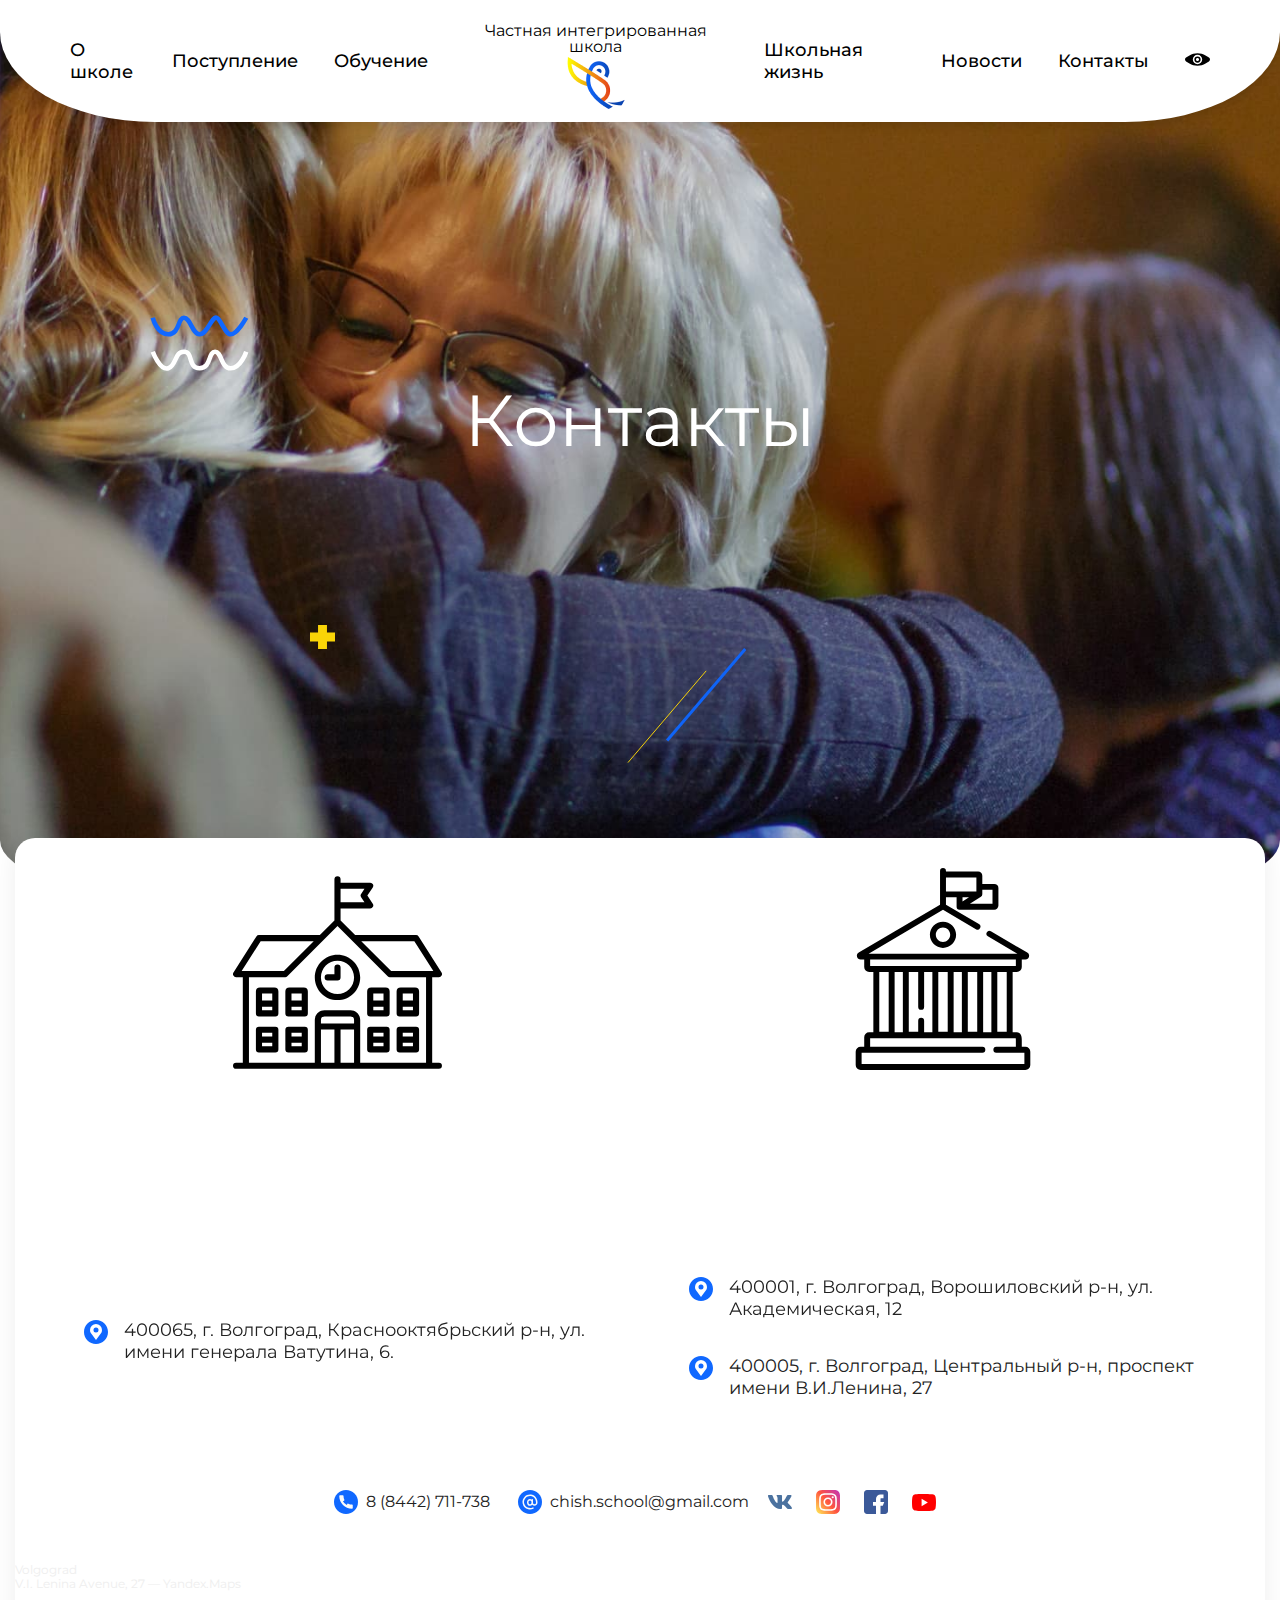
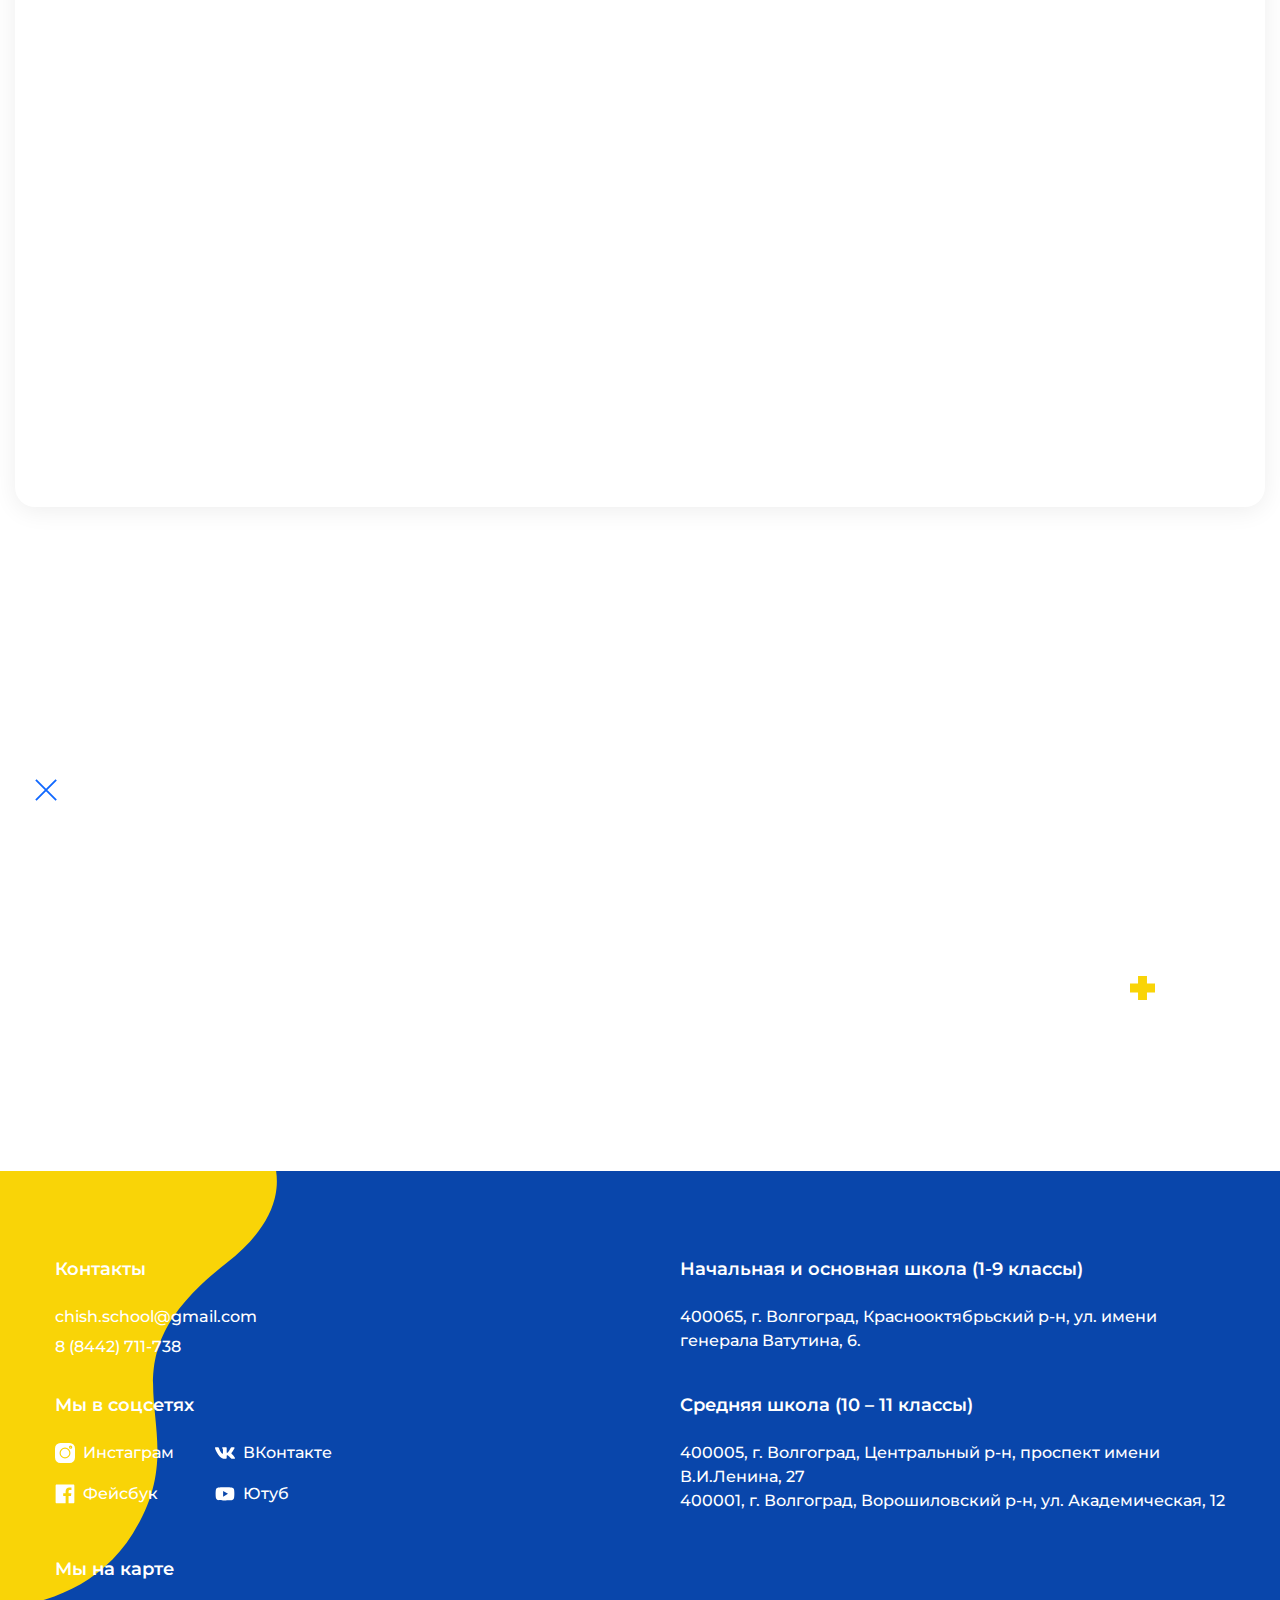
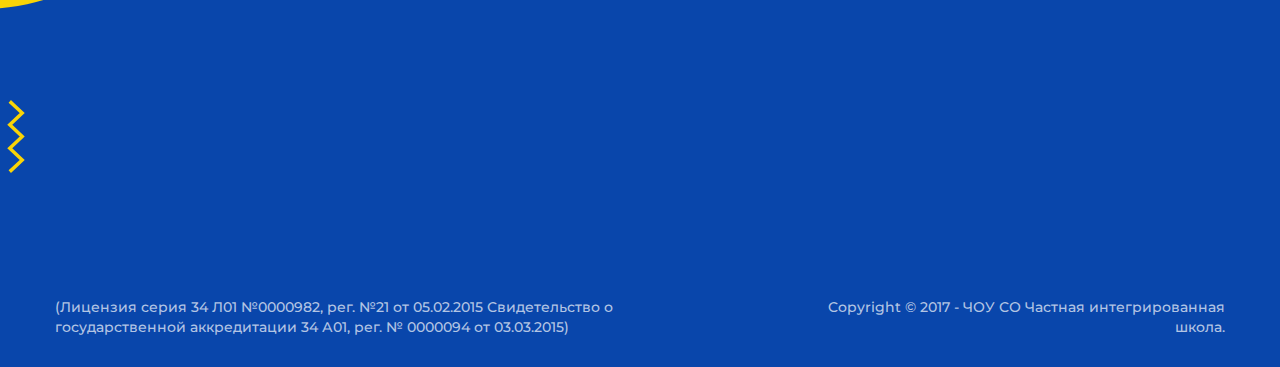
<file: contact.html>
<!DOCTYPE html>
<html lang="ru">

<head>
    <meta charset="UTF-8">
    <meta name="viewport" content="width=device-width, initial-scale=1.0">
    <title>CHISH / Contact</title>
    <link rel="preconnect" href="https://fonts.googleapis.com">
    <link rel="preconnect" href="https://fonts.gstatic.com" crossorigin>
    <link href="https://fonts.googleapis.com/css2?family=Montserrat:wght@300;500;600;700&display=swap" rel="stylesheet">
    <!-- CSS -->
    <link rel="stylesheet" href="./css/style.min.css">
    <!-- Favicon -->
    <link rel="apple-touch-icon" sizes="180x180" href="images/favicon/apple-touch-icon.png">
    <link rel="icon" type="image/png" sizes="32x32" href="images/favicon/favicon-32x32.png">
    <link rel="icon" type="image/png" sizes="16x16" href="images/favicon/favicon-16x16.png">
    <link rel="manifest" href="images/favicon/site.webmanifest">
    <link rel="mask-icon" href="images/favicon/safari-pinned-tab.svg" color="#5bbad5">
    <link rel="shortcut icon" href="images/favicon/favicon.ico">
    <meta name="msapplication-TileColor" content="#da532c">
    <meta name="msapplication-config" content="images/favicon/browserconfig.xml">
    <meta name="theme-color" content="#ffffff">
</head>

<body>
    <!-- Header -->
    <header class="header">
        <div class="header__inner header__inner--white">
            <nav class="header__nav">

                <ul class="header__nav-list">
                    <li class="header__nav-item">
                        <a href="#" class="header__nav-link">О школе</a>
                        <!-- Sub Nav -->
                        <div class="header__subnav">
                            <div class="header__subnav-item">
                                <a href="#" class="header__subnav-link">Основные сведения</a>
                                <img src="./images/subnav-arrow.svg" alt="" class="header__subnav-arrow">
                            </div>
                            <!-- Second subnav -->
                            <div class="header__second-subnav">
                                <div class="header__second-subnav-item">
                                    <a href="#" class="header__second-subnav-link">Структура и органы управления
                                        школой</a>
                                </div>
                                <div class="header__second-subnav-item">
                                    <a href="#" class="header__second-subnav-link">Документы</a>
                                </div>
                                <div class="header__second-subnav-item">
                                    <a href="#" class="header__second-subnav-link">Образование</a>
                                </div>
                                <div class="header__second-subnav-item">
                                    <a href="#" class="header__second-subnav-link">Образовательные стандарты</a>
                                </div>
                                <div class="header__second-subnav-item">
                                    <a href="#" class="header__second-subnav-link"> Руководство. Педагогический
                                        состав</a>
                                </div>
                                <div class="header__second-subnav-item">
                                    <a href="#" class="header__second-subnav-link"> Материально-техническое обеспечение
                                        и оснащенность
                                        образовательного процесса</a>
                                </div>
                                <div class="header__second-subnav-item">
                                    <a href="#" class="header__second-subnav-link">Стипендии и иные виды материальной
                                        поддержки</a>
                                </div>
                                <div class="header__second-subnav-item">
                                    <a href="#" class="header__second-subnav-link">Платные образовательные услуги</a>
                                </div>
                                <div class="header__second-subnav-item">
                                    <a href="#" class="header__second-subnav-link">Финансово-хозяйственная
                                        деятельность</a>
                                </div>
                                <div class="header__second-subnav-item">
                                    <a href="#" class="header__second-subnav-link">Вакантные места для приема
                                        (перевода)</a>
                                </div>
                            </div>
                            <!-- ./ Second subnav -->
                            <div class="header__subnav-item">
                                <a href="#" class="header__subnav-link">Приветствие директора</a>
                                <img src="./images/subnav-arrow.svg" alt="" class="header__subnav-arrow">
                            </div>
                            <!-- Second subnav -->
                            <div class="header__second-subnav">
                                <div class="header__second-subnav-item">
                                    <a href="#" class="header__second-subnav-link">Стипендии и иные виды материальной
                                        поддержки</a>
                                </div>
                                <div class="header__second-subnav-item">
                                    <a href="#" class="header__second-subnav-link">Платные образовательные услуги</a>
                                </div>
                                <div class="header__second-subnav-item">
                                    <a href="#" class="header__second-subnav-link">Финансово-хозяйственная
                                        деятельность</a>
                                </div>
                                <div class="header__second-subnav-item">
                                    <a href="#" class="header__second-subnav-link">Вакантные места для приема
                                        (перевода)</a>
                                </div>
                                <div class="header__second-subnav-item">
                                    <a href="#" class="header__second-subnav-link">Структура и органы управления
                                        школой</a>
                                </div>
                                <div class="header__second-subnav-item">
                                    <a href="#" class="header__second-subnav-link">Документы</a>
                                </div>
                                <div class="header__second-subnav-item">
                                    <a href="#" class="header__second-subnav-link">Образование</a>
                                </div>
                                <div class="header__second-subnav-item">
                                    <a href="#" class="header__second-subnav-link">Образовательные стандарты</a>
                                </div>
                                <div class="header__second-subnav-item">
                                    <a href="#" class="header__second-subnav-link"> Руководство. Педагогический
                                        состав</a>
                                </div>
                                <div class="header__second-subnav-item">
                                    <a href="#" class="header__second-subnav-link"> Материально-техническое обеспечение
                                        и оснащенность
                                        образовательного процесса</a>
                                </div>
                            </div>
                            <!-- ./ Second subnav -->
                            <div class="header__subnav-item">
                                <a href="#" class="header__subnav-link">Наша миссия и ценности. Заповеди учителя</a>
                            </div>
                            <div class="header__subnav-item">
                                <a href="#" class="header__subnav-link">Правила школьной жизни. Заповеди ученика</a>
                                <img src="./images/subnav-arrow.svg" alt="" class="header__subnav-arrow">
                            </div>
                            <!-- Second subnav -->
                            <div class="header__second-subnav">
                                <div class="header__second-subnav-item">
                                    <a href="#" class="header__second-subnav-link">Стипендии и иные виды материальной
                                        поддержки</a>
                                </div>
                                <div class="header__second-subnav-item">
                                    <a href="#" class="header__second-subnav-link">Платные образовательные услуги</a>
                                </div>
                                <div class="header__second-subnav-item">
                                    <a href="#" class="header__second-subnav-link">Финансово-хозяйственная
                                        деятельность</a>
                                </div>
                                <div class="header__second-subnav-item">
                                    <a href="#" class="header__second-subnav-link">Вакантные места для приема
                                        (перевода)</a>
                                </div>
                                <div class="header__second-subnav-item">
                                    <a href="#" class="header__second-subnav-link">Структура и органы управления
                                        школой</a>
                                </div>
                                <div class="header__second-subnav-item">
                                    <a href="#" class="header__second-subnav-link">Документы</a>
                                </div>
                                <div class="header__second-subnav-item">
                                    <a href="#" class="header__second-subnav-link">Образование</a>
                                </div>
                                <div class="header__second-subnav-item">
                                    <a href="#" class="header__second-subnav-link">Образовательные стандарты</a>
                                </div>
                                <div class="header__second-subnav-item">
                                    <a href="#" class="header__second-subnav-link"> Руководство. Педагогический
                                        состав</a>
                                </div>
                                <div class="header__second-subnav-item">
                                    <a href="#" class="header__second-subnav-link"> Материально-техническое обеспечение
                                        и оснащенность
                                        образовательного процесса</a>
                                </div>
                            </div>
                            <!-- ./ Second subnav -->
                            <div class="header__subnav-item">
                                <a href="#" class="header__subnav-link">Выпускники. Истории успеха</a>
                            </div>
                        </div>
                        <!-- ./ Sub Nav -->
                    </li>
                    <li class="header__nav-item">
                        <a href="#" class="header__nav-link">Поступление</a>
                        <!-- Sub Nav -->
                        <div class="header__subnav">
                            <div class="header__subnav-item">
                                <a href="#" class="header__subnav-link">Основные сведения</a>
                                <img src="./images/subnav-arrow.svg" alt="" class="header__subnav-arrow">
                            </div>
                            <!-- Second subnav -->
                            <div class="header__second-subnav">
                                <div class="header__second-subnav-item">
                                    <a href="#" class="header__second-subnav-link">Структура и органы управления
                                        школой</a>
                                </div>
                                <div class="header__second-subnav-item">
                                    <a href="#" class="header__second-subnav-link">Документы</a>
                                </div>
                                <div class="header__second-subnav-item">
                                    <a href="#" class="header__second-subnav-link">Образование</a>
                                </div>
                                <div class="header__second-subnav-item">
                                    <a href="#" class="header__second-subnav-link">Образовательные стандарты</a>
                                </div>
                                <div class="header__second-subnav-item">
                                    <a href="#" class="header__second-subnav-link"> Руководство. Педагогический
                                        состав</a>
                                </div>
                                <div class="header__second-subnav-item">
                                    <a href="#" class="header__second-subnav-link"> Материально-техническое обеспечение
                                        и оснащенность
                                        образовательного процесса</a>
                                </div>
                                <div class="header__second-subnav-item">
                                    <a href="#" class="header__second-subnav-link">Стипендии и иные виды материальной
                                        поддержки</a>
                                </div>
                                <div class="header__second-subnav-item">
                                    <a href="#" class="header__second-subnav-link">Платные образовательные услуги</a>
                                </div>
                                <div class="header__second-subnav-item">
                                    <a href="#" class="header__second-subnav-link">Финансово-хозяйственная
                                        деятельность</a>
                                </div>
                                <div class="header__second-subnav-item">
                                    <a href="#" class="header__second-subnav-link">Вакантные места для приема
                                        (перевода)</a>
                                </div>
                            </div>
                            <!-- ./ Second subnav -->
                            <div class="header__subnav-item">
                                <a href="#" class="header__subnav-link">Приветствие директора</a>
                                <img src="./images/subnav-arrow.svg" alt="" class="header__subnav-arrow">
                            </div>
                            <!-- Second subnav -->
                            <div class="header__second-subnav">
                                <div class="header__second-subnav-item">
                                    <a href="#" class="header__second-subnav-link">Стипендии и иные виды материальной
                                        поддержки</a>
                                </div>
                                <div class="header__second-subnav-item">
                                    <a href="#" class="header__second-subnav-link">Платные образовательные услуги</a>
                                </div>
                                <div class="header__second-subnav-item">
                                    <a href="#" class="header__second-subnav-link">Финансово-хозяйственная
                                        деятельность</a>
                                </div>
                                <div class="header__second-subnav-item">
                                    <a href="#" class="header__second-subnav-link">Вакантные места для приема
                                        (перевода)</a>
                                </div>
                                <div class="header__second-subnav-item">
                                    <a href="#" class="header__second-subnav-link">Структура и органы управления
                                        школой</a>
                                </div>
                                <div class="header__second-subnav-item">
                                    <a href="#" class="header__second-subnav-link">Документы</a>
                                </div>
                                <div class="header__second-subnav-item">
                                    <a href="#" class="header__second-subnav-link">Образование</a>
                                </div>
                                <div class="header__second-subnav-item">
                                    <a href="#" class="header__second-subnav-link">Образовательные стандарты</a>
                                </div>
                                <div class="header__second-subnav-item">
                                    <a href="#" class="header__second-subnav-link"> Руководство. Педагогический
                                        состав</a>
                                </div>
                                <div class="header__second-subnav-item">
                                    <a href="#" class="header__second-subnav-link"> Материально-техническое обеспечение
                                        и оснащенность
                                        образовательного процесса</a>
                                </div>
                            </div>
                            <!-- ./ Second subnav -->
                            <div class="header__subnav-item">
                                <a href="#" class="header__subnav-link">Наша миссия и ценности. Заповеди учителя</a>
                            </div>
                            <div class="header__subnav-item">
                                <a href="#" class="header__subnav-link">Правила школьной жизни. Заповеди ученика</a>
                                <img src="./images/subnav-arrow.svg" alt="" class="header__subnav-arrow">
                            </div>
                            <!-- Second subnav -->
                            <div class="header__second-subnav">
                                <div class="header__second-subnav-item">
                                    <a href="#" class="header__second-subnav-link">Стипендии и иные виды материальной
                                        поддержки</a>
                                </div>
                                <div class="header__second-subnav-item">
                                    <a href="#" class="header__second-subnav-link">Платные образовательные услуги</a>
                                </div>
                                <div class="header__second-subnav-item">
                                    <a href="#" class="header__second-subnav-link">Финансово-хозяйственная
                                        деятельность</a>
                                </div>
                                <div class="header__second-subnav-item">
                                    <a href="#" class="header__second-subnav-link">Вакантные места для приема
                                        (перевода)</a>
                                </div>
                                <div class="header__second-subnav-item">
                                    <a href="#" class="header__second-subnav-link">Структура и органы управления
                                        школой</a>
                                </div>
                                <div class="header__second-subnav-item">
                                    <a href="#" class="header__second-subnav-link">Документы</a>
                                </div>
                                <div class="header__second-subnav-item">
                                    <a href="#" class="header__second-subnav-link">Образование</a>
                                </div>
                                <div class="header__second-subnav-item">
                                    <a href="#" class="header__second-subnav-link">Образовательные стандарты</a>
                                </div>
                                <div class="header__second-subnav-item">
                                    <a href="#" class="header__second-subnav-link"> Руководство. Педагогический
                                        состав</a>
                                </div>
                                <div class="header__second-subnav-item">
                                    <a href="#" class="header__second-subnav-link"> Материально-техническое обеспечение
                                        и оснащенность
                                        образовательного процесса</a>
                                </div>
                            </div>
                            <!-- ./ Second subnav -->
                            <div class="header__subnav-item">
                                <a href="#" class="header__subnav-link">Выпускники. Истории успеха</a>
                            </div>
                        </div>
                        <!-- ./ Sub Nav -->
                    </li>
                    <li class="header__nav-item">
                        <a href="#" class="header__nav-link">Обучение</a>
                        <!-- Sub Nav -->
                        <div class="header__subnav">
                            <div class="header__subnav-item">
                                <a href="#" class="header__subnav-link">Основные сведения</a>
                                <img src="./images/subnav-arrow.svg" alt="" class="header__subnav-arrow">
                            </div>
                            <!-- Second subnav -->
                            <div class="header__second-subnav">
                                <div class="header__second-subnav-item">
                                    <a href="#" class="header__second-subnav-link">Структура и органы управления
                                        школой</a>
                                </div>
                                <div class="header__second-subnav-item">
                                    <a href="#" class="header__second-subnav-link">Документы</a>
                                </div>
                                <div class="header__second-subnav-item">
                                    <a href="#" class="header__second-subnav-link">Образование</a>
                                </div>
                                <div class="header__second-subnav-item">
                                    <a href="#" class="header__second-subnav-link">Образовательные стандарты</a>
                                </div>
                                <div class="header__second-subnav-item">
                                    <a href="#" class="header__second-subnav-link"> Руководство. Педагогический
                                        состав</a>
                                </div>
                                <div class="header__second-subnav-item">
                                    <a href="#" class="header__second-subnav-link"> Материально-техническое обеспечение
                                        и оснащенность
                                        образовательного процесса</a>
                                </div>
                                <div class="header__second-subnav-item">
                                    <a href="#" class="header__second-subnav-link">Стипендии и иные виды материальной
                                        поддержки</a>
                                </div>
                                <div class="header__second-subnav-item">
                                    <a href="#" class="header__second-subnav-link">Платные образовательные услуги</a>
                                </div>
                                <div class="header__second-subnav-item">
                                    <a href="#" class="header__second-subnav-link">Финансово-хозяйственная
                                        деятельность</a>
                                </div>
                                <div class="header__second-subnav-item">
                                    <a href="#" class="header__second-subnav-link">Вакантные места для приема
                                        (перевода)</a>
                                </div>
                            </div>
                            <!-- ./ Second subnav -->
                            <div class="header__subnav-item">
                                <a href="#" class="header__subnav-link">Приветствие директора</a>
                                <img src="./images/subnav-arrow.svg" alt="" class="header__subnav-arrow">
                            </div>
                            <!-- Second subnav -->
                            <div class="header__second-subnav">
                                <div class="header__second-subnav-item">
                                    <a href="#" class="header__second-subnav-link">Стипендии и иные виды материальной
                                        поддержки</a>
                                </div>
                                <div class="header__second-subnav-item">
                                    <a href="#" class="header__second-subnav-link">Платные образовательные услуги</a>
                                </div>
                                <div class="header__second-subnav-item">
                                    <a href="#" class="header__second-subnav-link">Финансово-хозяйственная
                                        деятельность</a>
                                </div>
                                <div class="header__second-subnav-item">
                                    <a href="#" class="header__second-subnav-link">Вакантные места для приема
                                        (перевода)</a>
                                </div>
                                <div class="header__second-subnav-item">
                                    <a href="#" class="header__second-subnav-link">Структура и органы управления
                                        школой</a>
                                </div>
                                <div class="header__second-subnav-item">
                                    <a href="#" class="header__second-subnav-link">Документы</a>
                                </div>
                                <div class="header__second-subnav-item">
                                    <a href="#" class="header__second-subnav-link">Образование</a>
                                </div>
                                <div class="header__second-subnav-item">
                                    <a href="#" class="header__second-subnav-link">Образовательные стандарты</a>
                                </div>
                                <div class="header__second-subnav-item">
                                    <a href="#" class="header__second-subnav-link"> Руководство. Педагогический
                                        состав</a>
                                </div>
                                <div class="header__second-subnav-item">
                                    <a href="#" class="header__second-subnav-link"> Материально-техническое обеспечение
                                        и оснащенность
                                        образовательного процесса</a>
                                </div>
                            </div>
                            <!-- ./ Second subnav -->
                            <div class="header__subnav-item">
                                <a href="#" class="header__subnav-link">Наша миссия и ценности. Заповеди учителя</a>
                            </div>
                            <div class="header__subnav-item">
                                <a href="#" class="header__subnav-link">Правила школьной жизни. Заповеди ученика</a>
                                <img src="./images/subnav-arrow.svg" alt="" class="header__subnav-arrow">
                            </div>
                            <!-- Second subnav -->
                            <div class="header__second-subnav">
                                <div class="header__second-subnav-item">
                                    <a href="#" class="header__second-subnav-link">Стипендии и иные виды материальной
                                        поддержки</a>
                                </div>
                                <div class="header__second-subnav-item">
                                    <a href="#" class="header__second-subnav-link">Платные образовательные услуги</a>
                                </div>
                                <div class="header__second-subnav-item">
                                    <a href="#" class="header__second-subnav-link">Финансово-хозяйственная
                                        деятельность</a>
                                </div>
                                <div class="header__second-subnav-item">
                                    <a href="#" class="header__second-subnav-link">Вакантные места для приема
                                        (перевода)</a>
                                </div>
                                <div class="header__second-subnav-item">
                                    <a href="#" class="header__second-subnav-link">Структура и органы управления
                                        школой</a>
                                </div>
                                <div class="header__second-subnav-item">
                                    <a href="#" class="header__second-subnav-link">Документы</a>
                                </div>
                                <div class="header__second-subnav-item">
                                    <a href="#" class="header__second-subnav-link">Образование</a>
                                </div>
                                <div class="header__second-subnav-item">
                                    <a href="#" class="header__second-subnav-link">Образовательные стандарты</a>
                                </div>
                                <div class="header__second-subnav-item">
                                    <a href="#" class="header__second-subnav-link"> Руководство. Педагогический
                                        состав</a>
                                </div>
                                <div class="header__second-subnav-item">
                                    <a href="#" class="header__second-subnav-link"> Материально-техническое обеспечение
                                        и оснащенность
                                        образовательного процесса</a>
                                </div>
                            </div>
                            <!-- ./ Second subnav -->
                            <div class="header__subnav-item">
                                <a href="#" class="header__subnav-link">Выпускники. Истории успеха</a>
                            </div>
                        </div>
                        <!-- ./ Sub Nav -->
                    </li>
                </ul>
            </nav>
            <a href="#" class="header__logo">
                <img src="./images/header-logo.png" alt="" class="header__logo-img">
                <p class="header__logo-text">Частная интегрированная школа</p>
            </a>
            <nav class="header__nav">
                <ul class="header__nav-list">
                    <li class="header__nav-item">
                        <a href="#" class="header__nav-link">Школьная жизнь</a>
                    </li>
                    <li class="header__nav-item">
                        <a href="#" class="header__nav-link">Новости</a>
                    </li>
                    <li class="header__nav-item">
                        <a href="#" class="header__nav-link">Контакты</a>
                    </li>
                    <li class="header__nav-item">
                        <a href="#" class="header__nav-link header__nav-link--eye"></a>
                    </li>
                </ul>
            </nav>
            <!-- Phone Contact -->
            <div class="header__tel">
                <img src="./images/phone-ico.svg" alt="Tel" class="header__tel-icon">
                8 (8442) 711-738
            </div>
            <!-- ./ phone -->
            <!-- Burger -->
            <button class="header__burger">
                <span class="header__burger-line header__burger-line--first">Burger Line</span>
                <span class="header__burger-line header__burger-line--second">Burger Line</span>
                <span class="header__burger-line header__burger-line--third">Burger Line</span>
            </button>
            <!-- ./ Burger -->
        </div>
    </header>
    <!-- ./ Header -->

    <!-- Mobile Nav -->
    <nav class="mobile-nav">
        <img src="./images/header-logo.png" alt="" class="mobile-nav__logo">
        <h4 class="mobile-nav__title">Частная интегрированная школа</h4>
        <ul class="mobile-nav__list">
            <li class="mobile-nav__item">
                <a href="#" class="mobile-nav__link">О школе</a>
            </li>
            <li class="mobile-nav__item">
                <a href="#" class="mobile-nav__link">Поступление</a>
            </li>
            <li class="mobile-nav__item">
                <a href="#" class="mobile-nav__link">Обучение</a>
            </li>
            <li class="mobile-nav__item">
                <a href="#" class="mobile-nav__link">Школьная жизнь</a>
            </li>
            <li class="mobile-nav__item">
                <a href="#" class="mobile-nav__link">Новости</a>
            </li>
            <li class="mobile-nav__item">
                <a href="#" class="mobile-nav__link">Контакты</a>
            </li>
        </ul>
        <ul class="mobile-nav__social">
            <li class="mobile-nav__social-item">
                <a href="#" class="mobile-nav__social-link">
                    <img src="./images/mobile-nav-insta.svg" alt="" class="mobile-nav__social-img">
                </a>
            </li>

            <li class="mobile-nav__social-item">
                <a href="#" class="mobile-nav__social-link">
                    <img src="./images/mobile-nav-fb.svg" alt="" class="mobile-nav__social-img">
                </a>
            </li>

            <li class="mobile-nav__social-item">
                <a href="#" class="mobile-nav__social-link">
                    <img src="./images/mobile-nav-vk.svg" alt="" class="mobile-nav__social-img">
                </a>
            </li>

            <li class="mobile-nav__social-item">
                <a href="#" class="mobile-nav__social-link">
                    <img src="./images/mobile-nav-youtube.svg" alt="" class="mobile-nav__social-img">
                </a>
            </li>
        </ul>
    </nav>
    <!-- ./ Mobile Nav -->

    <div class="wrapper">
        <main class="main">

            <!-- Intro -->
            <section class="intro intro--contact">
                <div class="intro__inner">
                    <img src="./images/intro4.jpg" alt="Intro Img" class="intro__img">
                    <h1 class="intro__title" data-aos="fade-up" data-aos-duration="2000">Контакты</h1>
                </div>
                <span class="intro__stripe-decor"></span>
                <span class="intro__cross-decor2"></span>
            </section>
            <!-- ./ Intro -->

            <!-- Contact -->
            <section class="contact">
                <div class="container">

                    <div class="contact__box">
                        <div class="contact__cards">

                            <div class="contact__card">
                                <img src="./images/contact1.svg" alt="School" class="contact__img">
                                <h3 class="contact__title" data-aos="fade-up" data-aos-duration="2000">Начальная и основная школа <span
                                        class="contact__title-span">(1-9 классы)</span></h3>
                                <address class="contact__address">
                                    <ul class="contact__address-list">
                                        <li class="contact__address-item">
                                            400065, г. Волгоград, Краснооктябрьский р-н,
                                            ул. имени генерала Ватутина, 6.</li>
                                    </ul>
                                </address>
                            </div>

                            <div class="contact__card">
                                <img src="./images/contact2.svg" alt="Government" class="contact__img">
                                <h3 class="contact__title" data-aos="fade-up" data-aos-duration="2000" data-aos-delay="800">Средняя школа<span class="contact__title-span">(10 – 11
                                        классы)</span></h3>
                                <address class="contact__address">
                                    <ul class="contact__address-list">
                                        <li class="contact__address-item">
                                            400001, г. Волгоград, Ворошиловский р-н, ул.
                                            Академическая, 12</li>
                                        <li class="contact__address-item">
                                            400005, г. Волгоград, Центральный р-н,
                                            проспект имени В.И.Ленина, 27</li>
                                    </ul>
                                </address>
                            </div>

                        </div> <!-- ./ Contact cards -->

                        <div class="contact__info">
                            <a href="#" class="contact__tel">8 (8442) 711-738</a>
                            <p class="contact__mail">chish.school@gmail.com</p>
                            <ul class="contact__social">
                                <li class="contact__social-item">
                                    <a href="#" class="contact__social-link">
                                        <img src="./images/contact-vk.svg" alt="" class="contact__social-img">
                                    </a>
                                </li>
                                <li class="contact__social-item">
                                    <a href="#" class="contact__social-link">
                                        <img src="./images/contact-insta.svg" alt="" class="contact__social-img">
                                    </a>
                                </li>
                                <li class="contact__social-item">
                                    <a href="#" class="contact__social-link">
                                        <img src="./images/contact-facebook.svg" alt="" class="contact__social-img">
                                    </a>
                                </li>
                                <li class="contact__social-item">
                                    <a href="#" class="contact__social-link">
                                        <img src="./images/contact-youtube.svg" alt="" class="contact__social-img">
                                    </a>
                                </li>
                            </ul>
                        </div>
                        <div style="position:relative;overflow:hidden;"><a
                                href="https://yandex.com/maps/38/volgograd/?utm_medium=mapframe&utm_source=maps"
                                style="color:#eee;font-size:12px;position:absolute;top:0px;">Volgograd</a><a
                                href="https://yandex.com/maps/38/volgograd/house/prospekt_imeni_v_i_lenina_27/YE0YcwVmS0ACQFpifXtwdXRjZg==/?ll=44.539817%2C48.711327&utm_medium=mapframe&utm_source=maps&z=14.6"
                                style="color:#eee;font-size:12px;position:absolute;top:14px;">V.I. Lenina Avenue, 27 —
                                Yandex.Maps</a><iframe class="contact__map"
                                src="https://yandex.com/map-widget/v1/-/CCUuq6DRpD" style="position:relative;"></iframe>
                        </div>
                    </div> <!-- ./ Contact box -->

                    <form action="/" class="form form--contact" data-aos="fade-right" data-aos-duration="2000" data-aos-delay="250">
                        <h4 class="form__title">Есть вопросы? <span>Напишите нам</span></h4>
                        <div class="form__box">
                            <label class="form__label" for="follow-name">Имя</label>
                            <input class="form__input" type="text" name="user-name" id="follow-name"
                                placeholder="Иван Иванович Иванов">
                        </div>
                        <div class="form__box form__box--short">
                            <label class="form__label" for="follow-tel">Номер телефона</label>
                            <input class="form__input" type="tel" name="user-tel" id="follow-tel"
                                placeholder="например +7 999 888 77 66">
                        </div>
                        <div class="form__box form__box--short">
                            <label class="form__label" for="follow-mail">E-mail</label>
                            <input class="form__input" type="email" name="user-mail" id="follow-mail"
                                placeholder="например mail@yourdomain.ru">
                        </div>
                        <div class="form__box">
                            <label class="form__label" for="follow-message">Сообщение</label>
                            <textarea class="form__input form__textarea" name="user-message" id="follow-message"
                                placeholder="Что Вас интересует?"></textarea>
                        </div>
                        <button class="form__btn" type="submit">Отправить</button>
                    </form>
                </div> <!-- ./ Container -->
                <span class="contact__decor"></span>
                <span class="contact__decor2"></span>
                <span class="opportunity__decor3"></span>
                <span class="opportunity__decor4"></span>
            </section> <!-- ./Contact -->


        </main>



        <!-- Footer -->
        <footer class="footer">
            <div class="container">
                <div class="footer__inner">

                    <div class="footer__contact footer__box">
                        <h4 class="footer__title">Контакты</h4>
                        <p class="footer__contact-text">chish.school@gmail.com</p>
                        <p class="footer__contact-text">8 (8442) 711-738</p>
                    </div>

                    <address class="footer__address footer__box">
                        <p class="footer__title">Начальная и основная школа (1-9 классы)</p>
                        <p class="footer__address-text">400065, г. Волгоград, Краснооктябрьский р-н,
                            ул. имени генерала Ватутина, 6.</p>
                    </address>

                    <div class="footer__social footer__box">
                        <h4 class="footer__title">Мы в соцсетях</h4>
                        <ul class="footer__social-list">
                            <li class="footer__social-item">
                                <a href="#" class="footer__social-link">
                                    <img src="./images/insta-ico.svg" alt="Insta" class="footer__social-img">
                                    <p class="footer__social-text">Инстаграм</p>
                                </a>
                            </li>

                            <li class="footer__social-item">
                                <a href="#" class="footer__social-link">
                                    <img src="./images/vk-ico.svg" alt="Insta" class="footer__social-img">
                                    <p class="footer__social-text">ВКонтакте</p>
                                </a>
                            </li>

                            <li class="footer__social-item">
                                <a href="#" class="footer__social-link">
                                    <img src="./images/fb-ico.svg" alt="Insta" class="footer__social-img">
                                    <p class="footer__social-text">Фейсбук</p>
                                </a>
                            </li>

                            <li class="footer__social-item">
                                <a href="#" class="footer__social-link">
                                    <img src="./images/youtube-ico.svg" alt="Insta" class="footer__social-img">
                                    <p class="footer__social-text">Ютуб</p>
                                </a>
                            </li>
                        </ul>
                    </div>


                    <address class="footer__address footer__box">
                        <p class="footer__title">Средняя школа (10 – 11 классы)</p>
                        <p class="footer__address-text">400005, г. Волгоград, Центральный р-н,
                            проспект имени В.И.Ленина, 27</p>
                        <p class="footer__address-text">400001, г. Волгоград, Ворошиловский р-н,
                            ул. Академическая, 12</p>
                    </address>

                    <div class="footer__map footer__box">
                        <h4 class="footer__title">Мы на карте</h4>
                        <iframe class="footer__map-frame"
                            src="https://www.google.com/maps/embed?pb=!1m18!1m12!1m3!1d2633.499727134558!2d44.49475741584918!3d48.69592872008565!2m3!1f0!2f0!3f0!3m2!1i1024!2i768!4f13.1!3m3!1m2!1s0x411acb530a4f8a15%3A0x98ab5501f2f47d11!2sAkademicheskaya%20Ulitsa%2C%2012%2C%20Volgograd%2C%20Volgogradskaya%20oblast&#39;%2C%20Russia%2C%20400001!5e0!3m2!1sen!2sge!4v1637942677901!5m2!1sen!2sge"
                            style="border:0;" allowfullscreen="" loading="lazy"></iframe>
                    </div>


                </div>
                <div class="footer__copyright">
                    <p class="footer__copyright-text">(Лицензия серия 34 Л01 №0000982, рег. №21 от 05.02.2015
                        Свидетельство о государственной аккредитации 34 А01, рег. № 0000094 от 03.03.2015)</p>
                    <p class="footer__copyright-text">Copyright © 2017 - ЧОУ СО Частная интегрированная школа.</p>
                </div>
            </div>
        </footer>
        <!-- ./Footer -->
    </div>

   
    
    <!-- JS -->
    <script src="./js/main.min.js"></script>
</body>

</html>
</file>
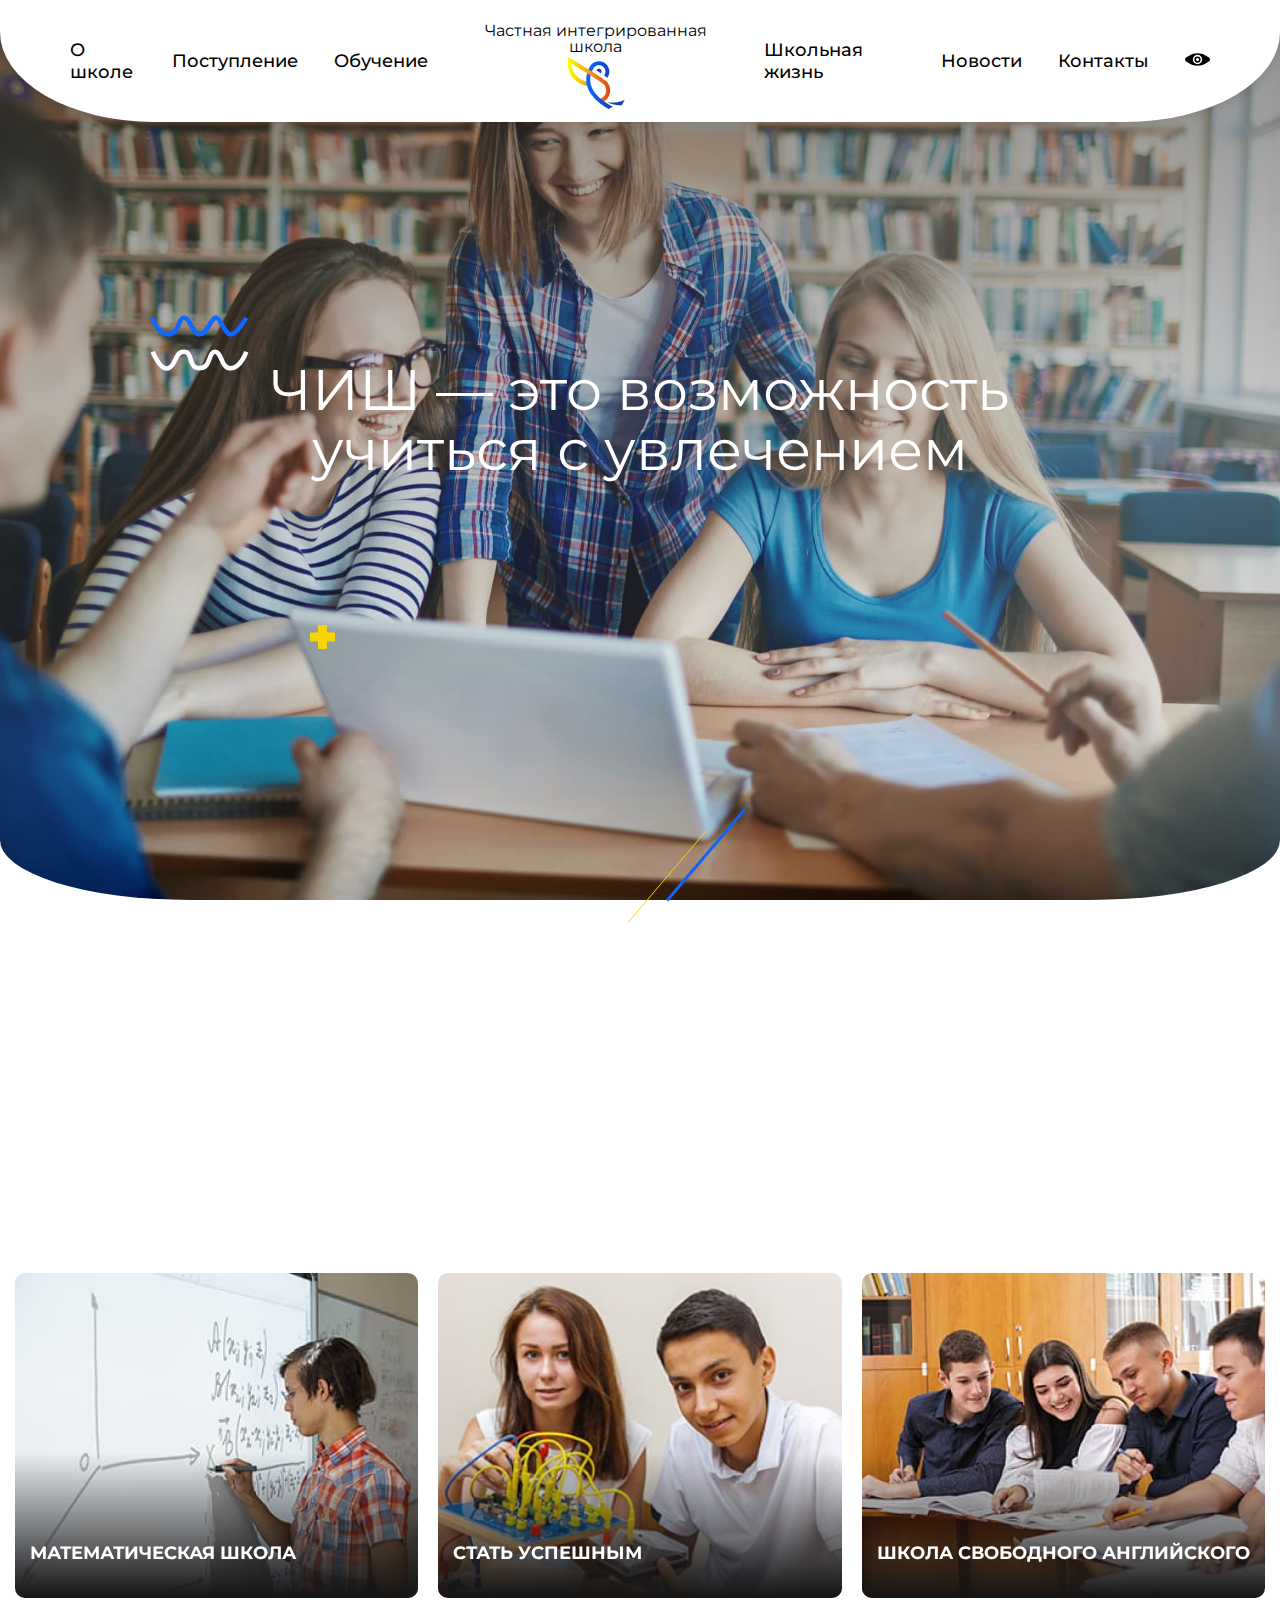
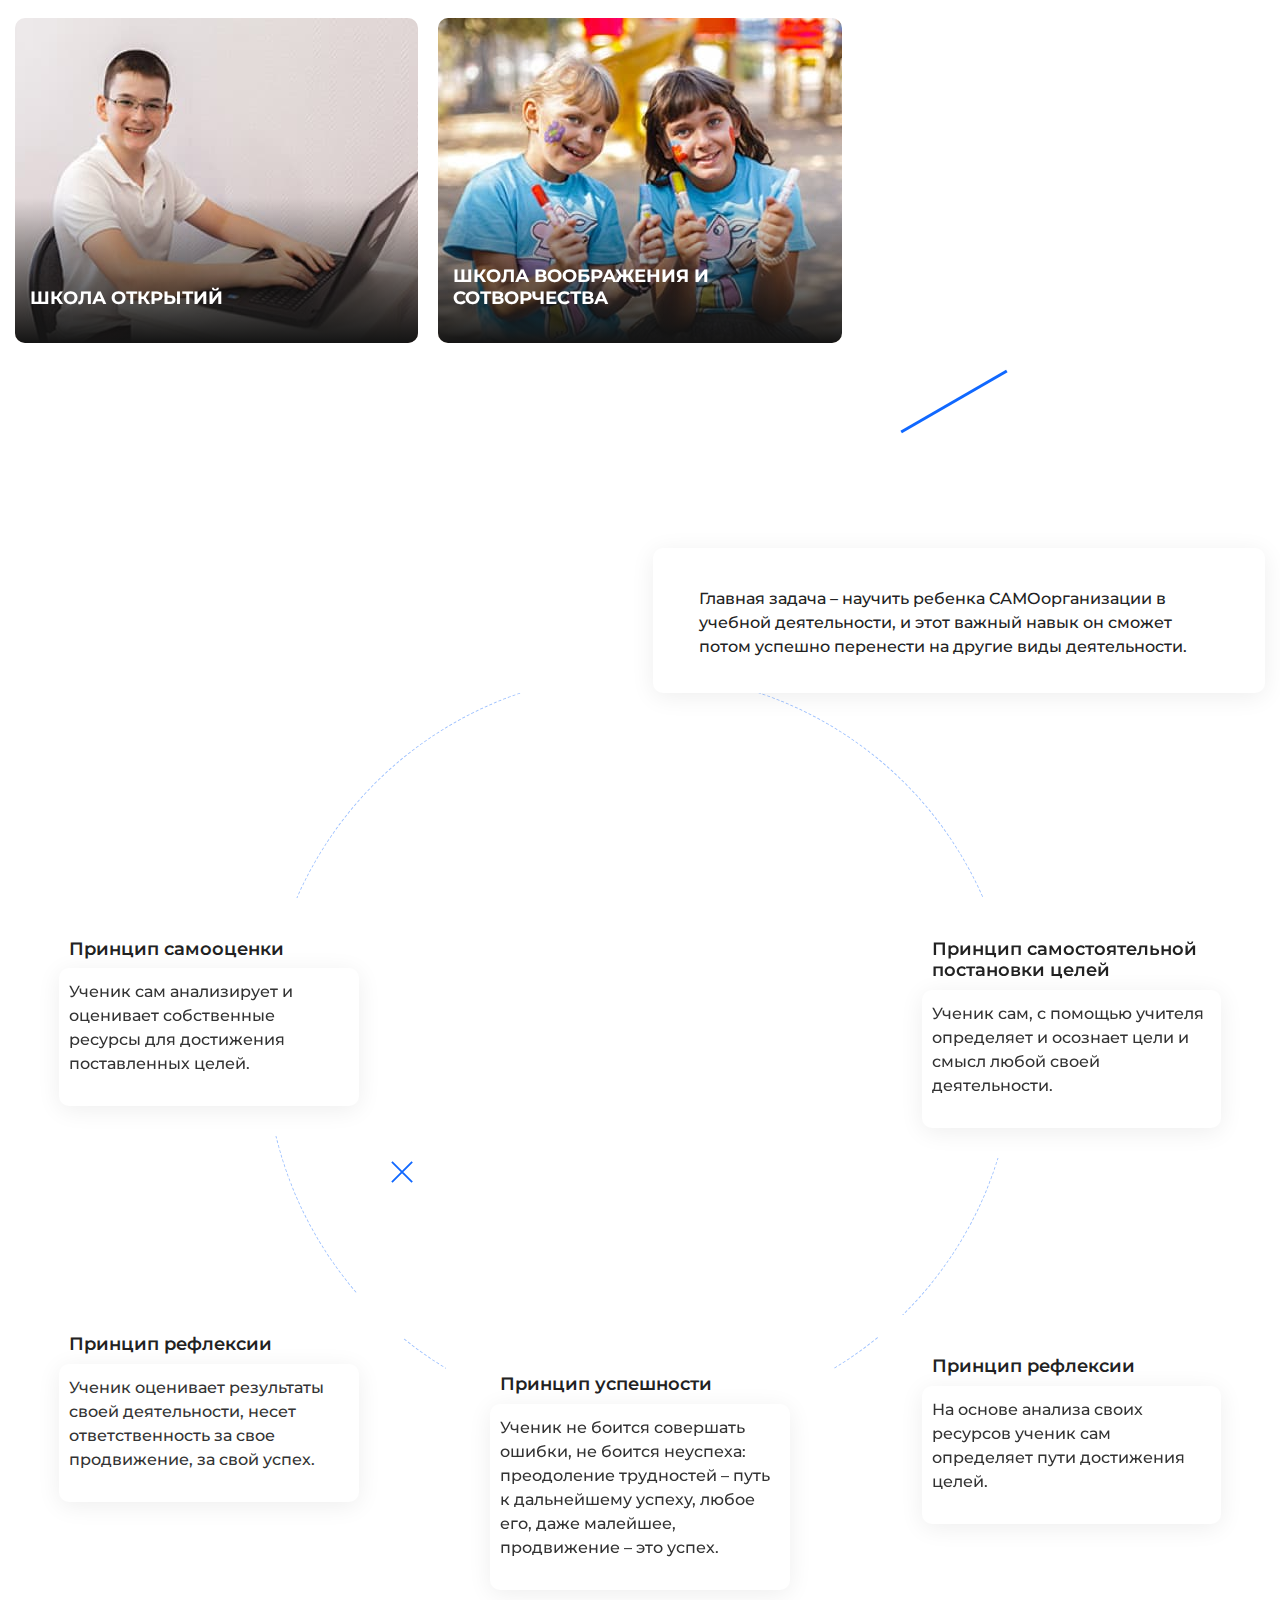
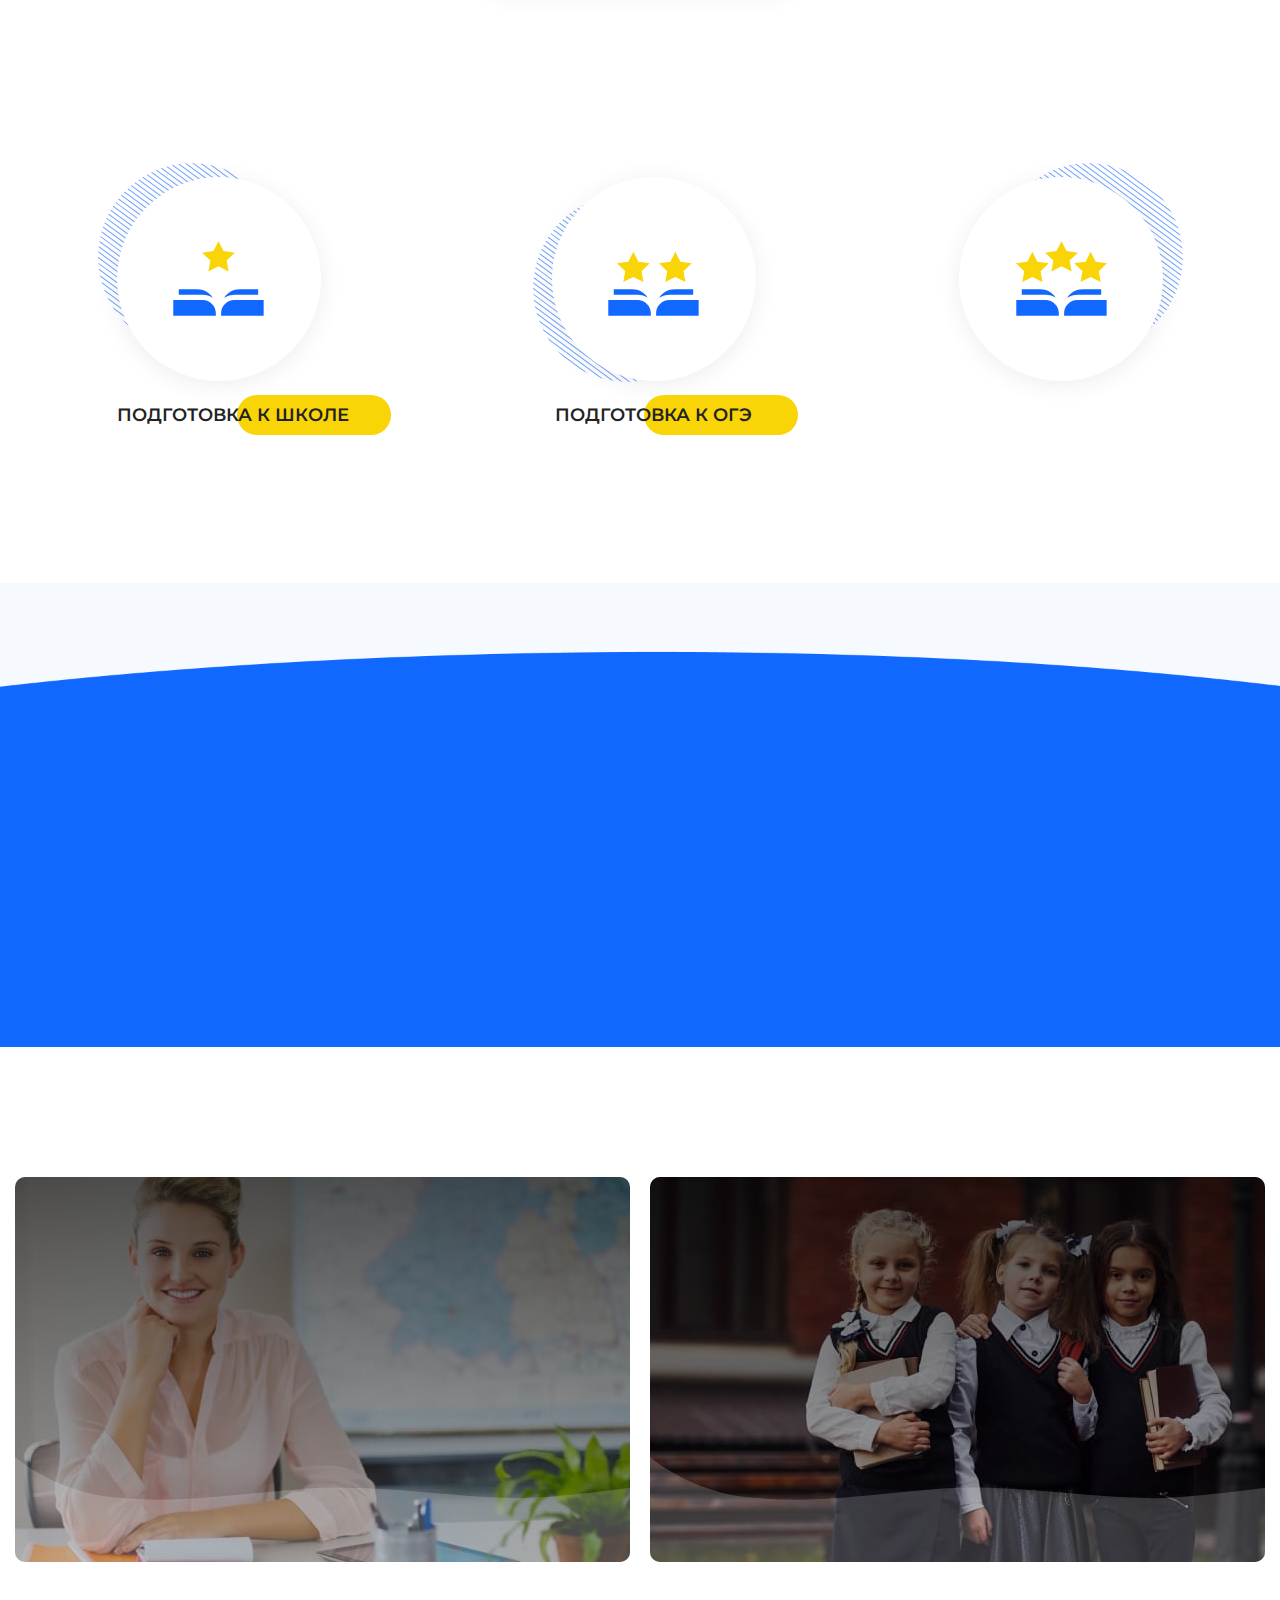
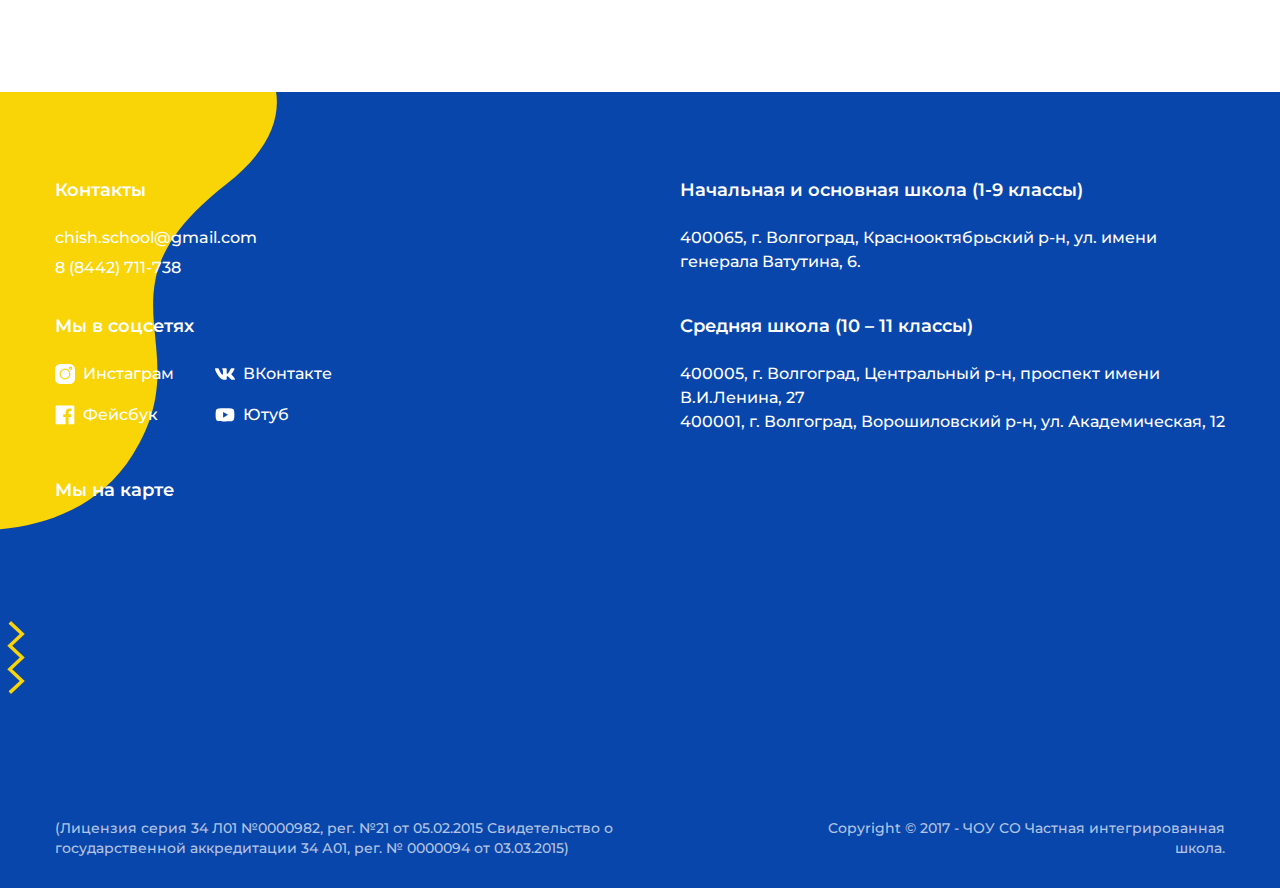
<file: education.html>
<!DOCTYPE html>
<html lang="ru">

<head>
    <meta charset="UTF-8">
    <meta name="viewport" content="width=device-width, initial-scale=1.0">
    <title>CHISH / Education</title>
    <link rel="preconnect" href="https://fonts.googleapis.com">
    <link rel="preconnect" href="https://fonts.gstatic.com" crossorigin>
    <link href="https://fonts.googleapis.com/css2?family=Montserrat:wght@300;500;600;700&display=swap" rel="stylesheet">
    <!-- CSS -->
    <link rel="stylesheet" href="./css/style.min.css">
    <!-- Favicon -->
    <link rel="apple-touch-icon" sizes="180x180" href="images/favicon/apple-touch-icon.png">
    <link rel="icon" type="image/png" sizes="32x32" href="images/favicon/favicon-32x32.png">
    <link rel="icon" type="image/png" sizes="16x16" href="images/favicon/favicon-16x16.png">
    <link rel="manifest" href="images/favicon/site.webmanifest">
    <link rel="mask-icon" href="images/favicon/safari-pinned-tab.svg" color="#5bbad5">
    <link rel="shortcut icon" href="images/favicon/favicon.ico">
    <meta name="msapplication-TileColor" content="#da532c">
    <meta name="msapplication-config" content="images/favicon/browserconfig.xml">
    <meta name="theme-color" content="#ffffff">
</head>

<body>
    <!-- Header -->
    <header class="header">
        <div class="header__inner header__inner--white">
            <nav class="header__nav">

                <ul class="header__nav-list">
                    <li class="header__nav-item">
                        <a href="#" class="header__nav-link">О школе</a>
                        <!-- Sub Nav -->
                        <div class="header__subnav">
                            <div class="header__subnav-item">
                                <a href="#" class="header__subnav-link">Основные сведения</a>
                                <img src="./images/subnav-arrow.svg" alt="" class="header__subnav-arrow">
                            </div>
                            <!-- Second subnav -->
                            <div class="header__second-subnav">
                                <div class="header__second-subnav-item">
                                    <a href="#" class="header__second-subnav-link">Структура и органы управления
                                        школой</a>
                                </div>
                                <div class="header__second-subnav-item">
                                    <a href="#" class="header__second-subnav-link">Документы</a>
                                </div>
                                <div class="header__second-subnav-item">
                                    <a href="#" class="header__second-subnav-link">Образование</a>
                                </div>
                                <div class="header__second-subnav-item">
                                    <a href="#" class="header__second-subnav-link">Образовательные стандарты</a>
                                </div>
                                <div class="header__second-subnav-item">
                                    <a href="#" class="header__second-subnav-link"> Руководство. Педагогический
                                        состав</a>
                                </div>
                                <div class="header__second-subnav-item">
                                    <a href="#" class="header__second-subnav-link"> Материально-техническое обеспечение
                                        и оснащенность
                                        образовательного процесса</a>
                                </div>
                                <div class="header__second-subnav-item">
                                    <a href="#" class="header__second-subnav-link">Стипендии и иные виды материальной
                                        поддержки</a>
                                </div>
                                <div class="header__second-subnav-item">
                                    <a href="#" class="header__second-subnav-link">Платные образовательные услуги</a>
                                </div>
                                <div class="header__second-subnav-item">
                                    <a href="#" class="header__second-subnav-link">Финансово-хозяйственная
                                        деятельность</a>
                                </div>
                                <div class="header__second-subnav-item">
                                    <a href="#" class="header__second-subnav-link">Вакантные места для приема
                                        (перевода)</a>
                                </div>
                            </div>
                            <!-- ./ Second subnav -->
                            <div class="header__subnav-item">
                                <a href="#" class="header__subnav-link">Приветствие директора</a>
                                <img src="./images/subnav-arrow.svg" alt="" class="header__subnav-arrow">
                            </div>
                            <!-- Second subnav -->
                            <div class="header__second-subnav">
                                <div class="header__second-subnav-item">
                                    <a href="#" class="header__second-subnav-link">Стипендии и иные виды материальной
                                        поддержки</a>
                                </div>
                                <div class="header__second-subnav-item">
                                    <a href="#" class="header__second-subnav-link">Платные образовательные услуги</a>
                                </div>
                                <div class="header__second-subnav-item">
                                    <a href="#" class="header__second-subnav-link">Финансово-хозяйственная
                                        деятельность</a>
                                </div>
                                <div class="header__second-subnav-item">
                                    <a href="#" class="header__second-subnav-link">Вакантные места для приема
                                        (перевода)</a>
                                </div>
                                <div class="header__second-subnav-item">
                                    <a href="#" class="header__second-subnav-link">Структура и органы управления
                                        школой</a>
                                </div>
                                <div class="header__second-subnav-item">
                                    <a href="#" class="header__second-subnav-link">Документы</a>
                                </div>
                                <div class="header__second-subnav-item">
                                    <a href="#" class="header__second-subnav-link">Образование</a>
                                </div>
                                <div class="header__second-subnav-item">
                                    <a href="#" class="header__second-subnav-link">Образовательные стандарты</a>
                                </div>
                                <div class="header__second-subnav-item">
                                    <a href="#" class="header__second-subnav-link"> Руководство. Педагогический
                                        состав</a>
                                </div>
                                <div class="header__second-subnav-item">
                                    <a href="#" class="header__second-subnav-link"> Материально-техническое обеспечение
                                        и оснащенность
                                        образовательного процесса</a>
                                </div>
                            </div>
                            <!-- ./ Second subnav -->
                            <div class="header__subnav-item">
                                <a href="#" class="header__subnav-link">Наша миссия и ценности. Заповеди учителя</a>
                            </div>
                            <div class="header__subnav-item">
                                <a href="#" class="header__subnav-link">Правила школьной жизни. Заповеди ученика</a>
                                <img src="./images/subnav-arrow.svg" alt="" class="header__subnav-arrow">
                            </div>
                            <!-- Second subnav -->
                            <div class="header__second-subnav">
                                <div class="header__second-subnav-item">
                                    <a href="#" class="header__second-subnav-link">Стипендии и иные виды материальной
                                        поддержки</a>
                                </div>
                                <div class="header__second-subnav-item">
                                    <a href="#" class="header__second-subnav-link">Платные образовательные услуги</a>
                                </div>
                                <div class="header__second-subnav-item">
                                    <a href="#" class="header__second-subnav-link">Финансово-хозяйственная
                                        деятельность</a>
                                </div>
                                <div class="header__second-subnav-item">
                                    <a href="#" class="header__second-subnav-link">Вакантные места для приема
                                        (перевода)</a>
                                </div>
                                <div class="header__second-subnav-item">
                                    <a href="#" class="header__second-subnav-link">Структура и органы управления
                                        школой</a>
                                </div>
                                <div class="header__second-subnav-item">
                                    <a href="#" class="header__second-subnav-link">Документы</a>
                                </div>
                                <div class="header__second-subnav-item">
                                    <a href="#" class="header__second-subnav-link">Образование</a>
                                </div>
                                <div class="header__second-subnav-item">
                                    <a href="#" class="header__second-subnav-link">Образовательные стандарты</a>
                                </div>
                                <div class="header__second-subnav-item">
                                    <a href="#" class="header__second-subnav-link"> Руководство. Педагогический
                                        состав</a>
                                </div>
                                <div class="header__second-subnav-item">
                                    <a href="#" class="header__second-subnav-link"> Материально-техническое обеспечение
                                        и оснащенность
                                        образовательного процесса</a>
                                </div>
                            </div>
                            <!-- ./ Second subnav -->
                            <div class="header__subnav-item">
                                <a href="#" class="header__subnav-link">Выпускники. Истории успеха</a>
                            </div>
                        </div>
                        <!-- ./ Sub Nav -->
                    </li>
                    <li class="header__nav-item">
                        <a href="#" class="header__nav-link">Поступление</a>
                        <!-- Sub Nav -->
                        <div class="header__subnav">
                            <div class="header__subnav-item">
                                <a href="#" class="header__subnav-link">Основные сведения</a>
                                <img src="./images/subnav-arrow.svg" alt="" class="header__subnav-arrow">
                            </div>
                            <!-- Second subnav -->
                            <div class="header__second-subnav">
                                <div class="header__second-subnav-item">
                                    <a href="#" class="header__second-subnav-link">Структура и органы управления
                                        школой</a>
                                </div>
                                <div class="header__second-subnav-item">
                                    <a href="#" class="header__second-subnav-link">Документы</a>
                                </div>
                                <div class="header__second-subnav-item">
                                    <a href="#" class="header__second-subnav-link">Образование</a>
                                </div>
                                <div class="header__second-subnav-item">
                                    <a href="#" class="header__second-subnav-link">Образовательные стандарты</a>
                                </div>
                                <div class="header__second-subnav-item">
                                    <a href="#" class="header__second-subnav-link"> Руководство. Педагогический
                                        состав</a>
                                </div>
                                <div class="header__second-subnav-item">
                                    <a href="#" class="header__second-subnav-link"> Материально-техническое обеспечение
                                        и оснащенность
                                        образовательного процесса</a>
                                </div>
                                <div class="header__second-subnav-item">
                                    <a href="#" class="header__second-subnav-link">Стипендии и иные виды материальной
                                        поддержки</a>
                                </div>
                                <div class="header__second-subnav-item">
                                    <a href="#" class="header__second-subnav-link">Платные образовательные услуги</a>
                                </div>
                                <div class="header__second-subnav-item">
                                    <a href="#" class="header__second-subnav-link">Финансово-хозяйственная
                                        деятельность</a>
                                </div>
                                <div class="header__second-subnav-item">
                                    <a href="#" class="header__second-subnav-link">Вакантные места для приема
                                        (перевода)</a>
                                </div>
                            </div>
                            <!-- ./ Second subnav -->
                            <div class="header__subnav-item">
                                <a href="#" class="header__subnav-link">Приветствие директора</a>
                                <img src="./images/subnav-arrow.svg" alt="" class="header__subnav-arrow">
                            </div>
                            <!-- Second subnav -->
                            <div class="header__second-subnav">
                                <div class="header__second-subnav-item">
                                    <a href="#" class="header__second-subnav-link">Стипендии и иные виды материальной
                                        поддержки</a>
                                </div>
                                <div class="header__second-subnav-item">
                                    <a href="#" class="header__second-subnav-link">Платные образовательные услуги</a>
                                </div>
                                <div class="header__second-subnav-item">
                                    <a href="#" class="header__second-subnav-link">Финансово-хозяйственная
                                        деятельность</a>
                                </div>
                                <div class="header__second-subnav-item">
                                    <a href="#" class="header__second-subnav-link">Вакантные места для приема
                                        (перевода)</a>
                                </div>
                                <div class="header__second-subnav-item">
                                    <a href="#" class="header__second-subnav-link">Структура и органы управления
                                        школой</a>
                                </div>
                                <div class="header__second-subnav-item">
                                    <a href="#" class="header__second-subnav-link">Документы</a>
                                </div>
                                <div class="header__second-subnav-item">
                                    <a href="#" class="header__second-subnav-link">Образование</a>
                                </div>
                                <div class="header__second-subnav-item">
                                    <a href="#" class="header__second-subnav-link">Образовательные стандарты</a>
                                </div>
                                <div class="header__second-subnav-item">
                                    <a href="#" class="header__second-subnav-link"> Руководство. Педагогический
                                        состав</a>
                                </div>
                                <div class="header__second-subnav-item">
                                    <a href="#" class="header__second-subnav-link"> Материально-техническое обеспечение
                                        и оснащенность
                                        образовательного процесса</a>
                                </div>
                            </div>
                            <!-- ./ Second subnav -->
                            <div class="header__subnav-item">
                                <a href="#" class="header__subnav-link">Наша миссия и ценности. Заповеди учителя</a>
                            </div>
                            <div class="header__subnav-item">
                                <a href="#" class="header__subnav-link">Правила школьной жизни. Заповеди ученика</a>
                                <img src="./images/subnav-arrow.svg" alt="" class="header__subnav-arrow">
                            </div>
                            <!-- Second subnav -->
                            <div class="header__second-subnav">
                                <div class="header__second-subnav-item">
                                    <a href="#" class="header__second-subnav-link">Стипендии и иные виды материальной
                                        поддержки</a>
                                </div>
                                <div class="header__second-subnav-item">
                                    <a href="#" class="header__second-subnav-link">Платные образовательные услуги</a>
                                </div>
                                <div class="header__second-subnav-item">
                                    <a href="#" class="header__second-subnav-link">Финансово-хозяйственная
                                        деятельность</a>
                                </div>
                                <div class="header__second-subnav-item">
                                    <a href="#" class="header__second-subnav-link">Вакантные места для приема
                                        (перевода)</a>
                                </div>
                                <div class="header__second-subnav-item">
                                    <a href="#" class="header__second-subnav-link">Структура и органы управления
                                        школой</a>
                                </div>
                                <div class="header__second-subnav-item">
                                    <a href="#" class="header__second-subnav-link">Документы</a>
                                </div>
                                <div class="header__second-subnav-item">
                                    <a href="#" class="header__second-subnav-link">Образование</a>
                                </div>
                                <div class="header__second-subnav-item">
                                    <a href="#" class="header__second-subnav-link">Образовательные стандарты</a>
                                </div>
                                <div class="header__second-subnav-item">
                                    <a href="#" class="header__second-subnav-link"> Руководство. Педагогический
                                        состав</a>
                                </div>
                                <div class="header__second-subnav-item">
                                    <a href="#" class="header__second-subnav-link"> Материально-техническое обеспечение
                                        и оснащенность
                                        образовательного процесса</a>
                                </div>
                            </div>
                            <!-- ./ Second subnav -->
                            <div class="header__subnav-item">
                                <a href="#" class="header__subnav-link">Выпускники. Истории успеха</a>
                            </div>
                        </div>
                        <!-- ./ Sub Nav -->
                    </li>
                    <li class="header__nav-item">
                        <a href="#" class="header__nav-link">Обучение</a>
                        <!-- Sub Nav -->
                        <div class="header__subnav">
                            <div class="header__subnav-item">
                                <a href="#" class="header__subnav-link">Основные сведения</a>
                                <img src="./images/subnav-arrow.svg" alt="" class="header__subnav-arrow">
                            </div>
                            <!-- Second subnav -->
                            <div class="header__second-subnav">
                                <div class="header__second-subnav-item">
                                    <a href="#" class="header__second-subnav-link">Структура и органы управления
                                        школой</a>
                                </div>
                                <div class="header__second-subnav-item">
                                    <a href="#" class="header__second-subnav-link">Документы</a>
                                </div>
                                <div class="header__second-subnav-item">
                                    <a href="#" class="header__second-subnav-link">Образование</a>
                                </div>
                                <div class="header__second-subnav-item">
                                    <a href="#" class="header__second-subnav-link">Образовательные стандарты</a>
                                </div>
                                <div class="header__second-subnav-item">
                                    <a href="#" class="header__second-subnav-link"> Руководство. Педагогический
                                        состав</a>
                                </div>
                                <div class="header__second-subnav-item">
                                    <a href="#" class="header__second-subnav-link"> Материально-техническое обеспечение
                                        и оснащенность
                                        образовательного процесса</a>
                                </div>
                                <div class="header__second-subnav-item">
                                    <a href="#" class="header__second-subnav-link">Стипендии и иные виды материальной
                                        поддержки</a>
                                </div>
                                <div class="header__second-subnav-item">
                                    <a href="#" class="header__second-subnav-link">Платные образовательные услуги</a>
                                </div>
                                <div class="header__second-subnav-item">
                                    <a href="#" class="header__second-subnav-link">Финансово-хозяйственная
                                        деятельность</a>
                                </div>
                                <div class="header__second-subnav-item">
                                    <a href="#" class="header__second-subnav-link">Вакантные места для приема
                                        (перевода)</a>
                                </div>
                            </div>
                            <!-- ./ Second subnav -->
                            <div class="header__subnav-item">
                                <a href="#" class="header__subnav-link">Приветствие директора</a>
                                <img src="./images/subnav-arrow.svg" alt="" class="header__subnav-arrow">
                            </div>
                            <!-- Second subnav -->
                            <div class="header__second-subnav">
                                <div class="header__second-subnav-item">
                                    <a href="#" class="header__second-subnav-link">Стипендии и иные виды материальной
                                        поддержки</a>
                                </div>
                                <div class="header__second-subnav-item">
                                    <a href="#" class="header__second-subnav-link">Платные образовательные услуги</a>
                                </div>
                                <div class="header__second-subnav-item">
                                    <a href="#" class="header__second-subnav-link">Финансово-хозяйственная
                                        деятельность</a>
                                </div>
                                <div class="header__second-subnav-item">
                                    <a href="#" class="header__second-subnav-link">Вакантные места для приема
                                        (перевода)</a>
                                </div>
                                <div class="header__second-subnav-item">
                                    <a href="#" class="header__second-subnav-link">Структура и органы управления
                                        школой</a>
                                </div>
                                <div class="header__second-subnav-item">
                                    <a href="#" class="header__second-subnav-link">Документы</a>
                                </div>
                                <div class="header__second-subnav-item">
                                    <a href="#" class="header__second-subnav-link">Образование</a>
                                </div>
                                <div class="header__second-subnav-item">
                                    <a href="#" class="header__second-subnav-link">Образовательные стандарты</a>
                                </div>
                                <div class="header__second-subnav-item">
                                    <a href="#" class="header__second-subnav-link"> Руководство. Педагогический
                                        состав</a>
                                </div>
                                <div class="header__second-subnav-item">
                                    <a href="#" class="header__second-subnav-link"> Материально-техническое обеспечение
                                        и оснащенность
                                        образовательного процесса</a>
                                </div>
                            </div>
                            <!-- ./ Second subnav -->
                            <div class="header__subnav-item">
                                <a href="#" class="header__subnav-link">Наша миссия и ценности. Заповеди учителя</a>
                            </div>
                            <div class="header__subnav-item">
                                <a href="#" class="header__subnav-link">Правила школьной жизни. Заповеди ученика</a>
                                <img src="./images/subnav-arrow.svg" alt="" class="header__subnav-arrow">
                            </div>
                            <!-- Second subnav -->
                            <div class="header__second-subnav">
                                <div class="header__second-subnav-item">
                                    <a href="#" class="header__second-subnav-link">Стипендии и иные виды материальной
                                        поддержки</a>
                                </div>
                                <div class="header__second-subnav-item">
                                    <a href="#" class="header__second-subnav-link">Платные образовательные услуги</a>
                                </div>
                                <div class="header__second-subnav-item">
                                    <a href="#" class="header__second-subnav-link">Финансово-хозяйственная
                                        деятельность</a>
                                </div>
                                <div class="header__second-subnav-item">
                                    <a href="#" class="header__second-subnav-link">Вакантные места для приема
                                        (перевода)</a>
                                </div>
                                <div class="header__second-subnav-item">
                                    <a href="#" class="header__second-subnav-link">Структура и органы управления
                                        школой</a>
                                </div>
                                <div class="header__second-subnav-item">
                                    <a href="#" class="header__second-subnav-link">Документы</a>
                                </div>
                                <div class="header__second-subnav-item">
                                    <a href="#" class="header__second-subnav-link">Образование</a>
                                </div>
                                <div class="header__second-subnav-item">
                                    <a href="#" class="header__second-subnav-link">Образовательные стандарты</a>
                                </div>
                                <div class="header__second-subnav-item">
                                    <a href="#" class="header__second-subnav-link"> Руководство. Педагогический
                                        состав</a>
                                </div>
                                <div class="header__second-subnav-item">
                                    <a href="#" class="header__second-subnav-link"> Материально-техническое обеспечение
                                        и оснащенность
                                        образовательного процесса</a>
                                </div>
                            </div>
                            <!-- ./ Second subnav -->
                            <div class="header__subnav-item">
                                <a href="#" class="header__subnav-link">Выпускники. Истории успеха</a>
                            </div>
                        </div>
                        <!-- ./ Sub Nav -->
                    </li>
                </ul>
            </nav>
            <a href="#" class="header__logo">
                <img src="./images/header-logo.png" alt="" class="header__logo-img">
                <p class="header__logo-text">Частная интегрированная школа</p>
            </a>
            <nav class="header__nav">
                <ul class="header__nav-list">
                    <li class="header__nav-item">
                        <a href="#" class="header__nav-link">Школьная жизнь</a>
                    </li>
                    <li class="header__nav-item">
                        <a href="#" class="header__nav-link">Новости</a>
                    </li>
                    <li class="header__nav-item">
                        <a href="#" class="header__nav-link">Контакты</a>
                    </li>
                    <li class="header__nav-item">
                        <a href="#" class="header__nav-link header__nav-link--eye"></a>
                    </li>
                </ul>
            </nav>
            <!-- Phone Contact -->
            <div class="header__tel">
                <img src="../images/phone-ico.svg" alt="Tel" class="header__tel-icon">
                8 (8442) 711-738
            </div>
            <!-- ./ phone -->
            <!-- Burger -->
            <button class="header__burger">
                <span class="header__burger-line header__burger-line--first">Burger Line</span>
                <span class="header__burger-line header__burger-line--second">Burger Line</span>
                <span class="header__burger-line header__burger-line--third">Burger Line</span>
            </button>
            <!-- ./ Burger -->
        </div>
    </header>
    <!-- ./ Header -->

    <!-- Mobile Nav -->
    <nav class="mobile-nav">
        <img src="./images/header-logo.png" alt="" class="mobile-nav__logo">
        <h4 class="mobile-nav__title">Частная интегрированная школа</h4>
        <ul class="mobile-nav__list">
            <li class="mobile-nav__item">
                <a href="#" class="mobile-nav__link">О школе</a>
            </li>
            <li class="mobile-nav__item">
                <a href="#" class="mobile-nav__link">Поступление</a>
            </li>
            <li class="mobile-nav__item">
                <a href="#" class="mobile-nav__link">Обучение</a>
            </li>
            <li class="mobile-nav__item">
                <a href="#" class="mobile-nav__link">Школьная жизнь</a>
            </li>
            <li class="mobile-nav__item">
                <a href="#" class="mobile-nav__link">Новости</a>
            </li>
            <li class="mobile-nav__item">
                <a href="#" class="mobile-nav__link">Контакты</a>
            </li>
        </ul>
        <ul class="mobile-nav__social">
            <li class="mobile-nav__social-item">
                <a href="#" class="mobile-nav__social-link">
                    <img src="./images/mobile-nav-insta.svg" alt="" class="mobile-nav__social-img">
                </a>
            </li>

            <li class="mobile-nav__social-item">
                <a href="#" class="mobile-nav__social-link">
                    <img src="./images/mobile-nav-fb.svg" alt="" class="mobile-nav__social-img">
                </a>
            </li>

            <li class="mobile-nav__social-item">
                <a href="#" class="mobile-nav__social-link">
                    <img src="./images/mobile-nav-vk.svg" alt="" class="mobile-nav__social-img">
                </a>
            </li>

            <li class="mobile-nav__social-item">
                <a href="#" class="mobile-nav__social-link">
                    <img src="./images/mobile-nav-youtube.svg" alt="" class="mobile-nav__social-img">
                </a>
            </li>
        </ul>
    </nav>
    <!-- ./ Mobile Nav -->

    <div class="wrapper">
        <main class="main">

            <!-- Intro -->
            <section class="intro intro--education">
                <div class="intro__inner">
                    <img src="./images/intro5.jpg" alt="Intro Img" class="intro__img">
                    <h1 class="intro__title intro__title--education" data-aos="fade-up" data-aos-duration="2000">ЧИШ — это возможность
                        учиться с увлечением</h1>
                    <span class="intro__cross-decor2"></span>
                </div>

                <div class="intro__cards">

                    <div class="intro__card intro__card--green" data-aos="fade-right" data-aos-duration="700">
                        <h5 class="intro__card-title">Начальная школа</h5>
                        <p class="intro__card-info">1 - 4 классы</p>
                        <img src="./images/intro-card1.svg" alt="" class="intro__card-img">
                    </div>

                    <div class="intro__card intro__card--blue" data-aos="fade-up" data-aos-duration="650">
                        <h5 class="intro__card-title">Начальная школа</h5>
                        <p class="intro__card-info">1 - 4 классы</p>
                        <img src="./images/intro-card2.svg" alt="" class="intro__card-img">
                    </div>

                    <div class="intro__card intro__card--red" data-aos="fade-left" data-aos-duration="700">
                        <h5 class="intro__card-title">Начальная школа</h5>
                        <p class="intro__card-info">1 - 4 классы</p>
                        <img src="./images/intro-card3.svg" alt="" class="intro__card-img">
                    </div>

                </div>
                <span class="intro__stripe-decor"></span>
            </section>
            <!-- ./ Intro -->



            <!-- Schools -->
            <section class="schools">
                <div class="container">

                    <h3 class="schools__title" data-aos="fade-up" data-aos-duration="2000">Открываем, воображаем, проектируем</h3>

                    <div class="schools__cards">

                        <div class="schools__card">
                            <img src="./images/schools1.jpg" alt="" class="schools__card-img">
                            <p class="schools__card-text">математическая школа</p>
                            <a href="#" class="schools__card-link">Подробнее</a>
                        </div>

                        <div class="schools__card">
                            <img src="./images/schools2.jpg" alt="" class="schools__card-img">
                            <p class="schools__card-text">Стать успешным</p>
                            <a href="#" class="schools__card-link">Подробнее</a>
                        </div>

                        <div class="schools__card">
                            <img src="./images/schools3.jpg" alt="" class="schools__card-img">
                            <p class="schools__card-text">школа свободного английского</p>
                            <a href="#" class="schools__card-link">Подробнее</a>
                        </div>

                        <div class="schools__card">
                            <img src="./images/schools4.jpg" alt="" class="schools__card-img">
                            <p class="schools__card-text">школа открытий</p>
                            <a href="#" class="schools__card-link">Подробнее</a>
                        </div>

                        <div class="schools__card">
                            <img src="./images/schools5.jpg" alt="" class="schools__card-img">
                            <p class="schools__card-text">Школа воображения и сотворчества</p>
                            <a href="#" class="schools__card-link">Подробнее</a>
                        </div>

                        <div class="schools__card" data-aos="fade-up-left" data-aos-duration="1100">
                            <img src="./images/schools6.jpg" alt="" class="schools__card-img">
                            <p class="schools__card-text">Школа со-бытия</p>
                            <a href="#" class="schools__card-link">Подробнее</a>
                        </div>


                    </div>
                </div>
                <span class="schools__decor"></span>
                <span class="schools__decor2"></span>
                <span class="schools__decor3"></span>
            </section>
            <!-- ./Schools -->

            <!-- Principles -->
            <section class="principles">
                <div class="container">

                    <h3 class="principles__title" data-aos="fade-up" data-aos-duration="2000">Принципы <span class="principles__title-span">обучения</span></h3>

                    <div class="principles__cards">
                        <div class="principles__card" data-aos="fade-up-right" data-aos-duration="1700" data-aos-delay="600">Наши принципы обучения отражают взгляд на эффективный
                            образовательный
                            процесс как процесс САМОразвития ребенка.</div>
                        <div class="principles__card">Главная задача – научить ребенка САМОорганизации в учебной
                            деятельности, и этот важный навык он сможет потом успешно перенести на другие виды
                            деятельности.
                        </div>
                    </div>


                    <div class="principles__items">
                        <!-- First -->
                        <div class="principles__items-col">
                            <div class="principles__item">
                                <span class="principles__item-number" data-aos="fade-up" data-aos-duration="2000">1</span>
                                <h5 class="principles__item-title">Принцип самооценки</h5>
                                <p class="principles__item-text"> Ученик сам анализирует и оценивает собственные ресурсы
                                    для
                                    достижения поставленных целей.</p>
                            </div>
                            <div class="principles__item">
                                <span class="principles__item-number" data-aos="fade-up-right" data-aos-duration="2000">5</span>
                                <h5 class="principles__item-title">Принцип рефлексии</h5>
                                <p class="principles__item-text">Ученик оценивает результаты своей деятельности, несет
                                    ответственность за свое продвижение, за свой успех.</p>
                            </div>
                        </div>

                        <!-- Second -->
                        <div class="principles__items-col principles__items-col--second">
                            <div class="principles__img-wrap">
                                <img src="./images/principles.png" alt="" class="principles__img" data-aos="fade-up" data-aos-duration="2000" data-aos-delay="800">
                                <span class="principles__round-decor"></span>
                            </div>
                            <div class="principles__item">
                                <span class="principles__item-number" data-aos="fade-up" data-aos-duration="2000">4</span>
                                <h5 class="principles__item-title">Принцип успешности</h5>
                                <p class="principles__item-text">Ученик не боится совершать ошибки, не боится неуспеха:
                                    преодоление трудностей – путь к дальнейшему успеху, любое его, даже малейшее,
                                    продвижение – это успех.</p>
                            </div>
                        </div>

                        <!-- Third -->
                        <div class="principles__items-col">
                            <div class="principles__item">
                                <span class="principles__item-number" data-aos="fade-left" data-aos-duration="2000">2</span>
                                <h5 class="principles__item-title">Принцип самостоятельной постановки целей</h5>
                                <p class="principles__item-text">Ученик сам, с помощью учителя определяет и осознает
                                    цели и смысл любой своей деятельности.</p>
                            </div>
                            <div class="principles__item">
                                <span class="principles__item-number" data-aos="fade-up-left" data-aos-duration="2000">3</span>
                                <h5 class="principles__item-title">Принцип рефлексии</h5>
                                <p class="principles__item-text">На основе анализа своих ресурсов ученик сам определяет
                                    пути достижения целей.</p>
                            </div>
                        </div>

                    </div>
                </div>

                <div class="principles__exams">
                    <div class="container">
                        <div class="principles__exams-cards">
                            <div class="principles__exams-card principles__exams-card--first">
                                <div class="principles__exams-wrap principles__exams-wrap--first"><img
                                        src="./images/exams1.svg" alt="" class="principles__exams-img">
                                </div>
                                <a href="#" class="principles__exams-link">ПОДГОТОВКА К ШКОЛЕ</a>
                            </div>
                            <div class="principles__exams-card principles__exams-card--second">
                                <div class="principles__exams-wrap principles__exams-wrap--second"><img
                                        src="./images/exams2.svg" alt="" class="principles__exams-img">
                                </div>
                                <a href="#" class="principles__exams-link">ПОДГОТОВКА К ОГЭ</a>
                            </div>
                            <div class="principles__exams-card principles__exams-card--third">
                                <div class="principles__exams-wrap principles__exams-wrap--third"><img
                                        src="./images/exams3.svg" alt="" class="principles__exams-img">
                                </div>
                                <a href="#" class="principles__exams-link" data-aos="fade-up-left" data-aos-duration="2000">ПОДГОТОВКА К ЕГЭ</a>
                            </div>
                        </div>

                    </div>
                </div>

                <div class="principles__schedule">
                    <div class="principles__schedule-cards">

                        <div class="principles__schedule-card" data-aos="fade-up" data-aos-duration="400">
                            Расписание звонков
                            <img src="./images/schedule1.svg" alt="" class="principles__schedule-img">
                            <img src="./images/schedule1.svg" alt="" class="principles__schedule-bg">
                        </div>

                        <div class="principles__schedule-card" data-aos="fade-down" data-aos-duration="400">
                            Календарный график
                            <img src="./images/schedule2.svg" alt="" class="principles__schedule-img">
                            <img src="./images/schedule2.svg" alt="" class="principles__schedule-bg">
                        </div>

                    </div>
                </div>
            </section>
            <!-- ./Principles -->

            <!-- Codex -->
            <section class="codex">
                <div class="container">
                    <div class="codex__cards">

                        <div class="codex__card">
                            <img src="./images/codex1.jpg" alt="" class="codex__card-img">
                            <ul class="codex__list">
                                <li class="codex__list-item" data-aos="fade-left" data-aos-duration="400">
                                    <h5>Наша миссия и ценности</h5>
                                </li>
                                <li class="codex__list-item" data-aos="fade-left" data-aos-duration="400" data-aos-delay="300">Заповеди учителя</li>
                            </ul>
                        </div>

                        <div class="codex__card">
                            <img src="./images/codex2.jpg" alt="" class="codex__card-img">
                            <ul class="codex__list">
                                <li class="codex__list-item" data-aos="fade-left" data-aos-duration="400" data-aos-delay="600">Правила школьной жизни</li>
                                <li class="codex__list-item" data-aos="fade-left" data-aos-duration="400" data-aos-delay="900">Заповеди ученика</li>
                                <li class="codex__list-item" data-aos="fade-left" data-aos-duration="400" data-aos-delay="1200">Дресс-код</li>
                            </ul>
                        </div>

                    </div>
                </div>
            </section>
            <!-- ./ Codex -->
        </main>



        <!-- Footer -->
        <footer class="footer">
            <div class="container">
                <div class="footer__inner">

                    <div class="footer__contact footer__box">
                        <h4 class="footer__title">Контакты</h4>
                        <p class="footer__contact-text">chish.school@gmail.com</p>
                        <p class="footer__contact-text">8 (8442) 711-738</p>
                    </div>

                    <address class="footer__address footer__box">
                        <p class="footer__title">Начальная и основная школа (1-9 классы)</p>
                        <p class="footer__address-text">400065, г. Волгоград, Краснооктябрьский р-н,
                            ул. имени генерала Ватутина, 6.</p>
                    </address>

                    <div class="footer__social footer__box">
                        <h4 class="footer__title">Мы в соцсетях</h4>
                        <ul class="footer__social-list">
                            <li class="footer__social-item">
                                <a href="#" class="footer__social-link">
                                    <img src="./images/insta-ico.svg" alt="Insta" class="footer__social-img">
                                    <p class="footer__social-text">Инстаграм</p>
                                </a>
                            </li>

                            <li class="footer__social-item">
                                <a href="#" class="footer__social-link">
                                    <img src="./images/vk-ico.svg" alt="Insta" class="footer__social-img">
                                    <p class="footer__social-text">ВКонтакте</p>
                                </a>
                            </li>

                            <li class="footer__social-item">
                                <a href="#" class="footer__social-link">
                                    <img src="./images/fb-ico.svg" alt="Insta" class="footer__social-img">
                                    <p class="footer__social-text">Фейсбук</p>
                                </a>
                            </li>

                            <li class="footer__social-item">
                                <a href="#" class="footer__social-link">
                                    <img src="./images/youtube-ico.svg" alt="Insta" class="footer__social-img">
                                    <p class="footer__social-text">Ютуб</p>
                                </a>
                            </li>
                        </ul>
                    </div>


                    <address class="footer__address footer__box">
                        <p class="footer__title">Средняя школа (10 – 11 классы)</p>
                        <p class="footer__address-text">400005, г. Волгоград, Центральный р-н,
                            проспект имени В.И.Ленина, 27</p>
                        <p class="footer__address-text">400001, г. Волгоград, Ворошиловский р-н,
                            ул. Академическая, 12</p>
                    </address>

                    <div class="footer__map footer__box">
                        <h4 class="footer__title">Мы на карте</h4>
                        <iframe class="footer__map-frame"
                            src="https://www.google.com/maps/embed?pb=!1m18!1m12!1m3!1d2633.499727134558!2d44.49475741584918!3d48.69592872008565!2m3!1f0!2f0!3f0!3m2!1i1024!2i768!4f13.1!3m3!1m2!1s0x411acb530a4f8a15%3A0x98ab5501f2f47d11!2sAkademicheskaya%20Ulitsa%2C%2012%2C%20Volgograd%2C%20Volgogradskaya%20oblast&#39;%2C%20Russia%2C%20400001!5e0!3m2!1sen!2sge!4v1637942677901!5m2!1sen!2sge"
                            style="border:0;" allowfullscreen="" loading="lazy"></iframe>
                    </div>


                </div>
                <div class="footer__copyright">
                    <p class="footer__copyright-text">(Лицензия серия 34 Л01 №0000982, рег. №21 от 05.02.2015
                        Свидетельство о государственной аккредитации 34 А01, рег. № 0000094 от 03.03.2015)</p>
                    <p class="footer__copyright-text">Copyright © 2017 - ЧОУ СО Частная интегрированная школа.</p>
                </div>
            </div>
        </footer>
        <!-- ./Footer -->
    </div>

    
    <!-- JS -->
    <script src="./js/main.min.js"></script>
</body>

</html>
</file>
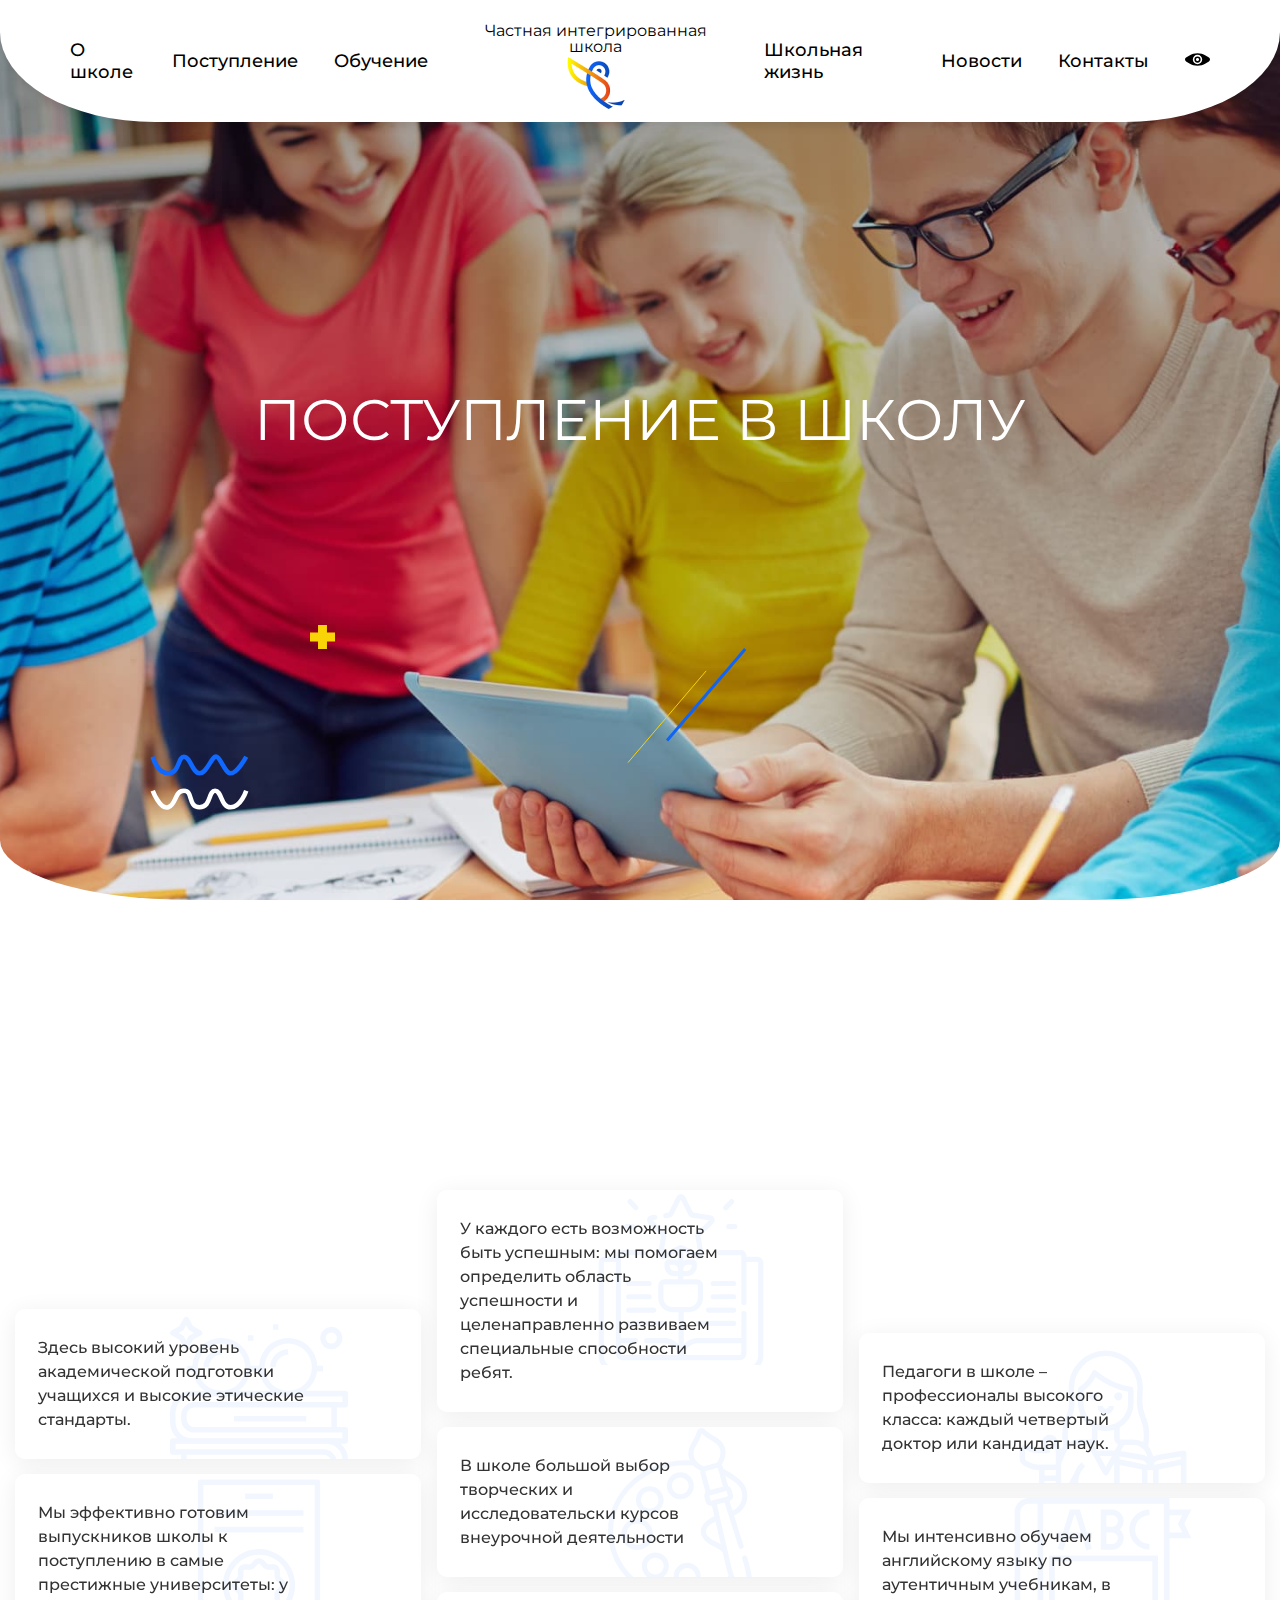
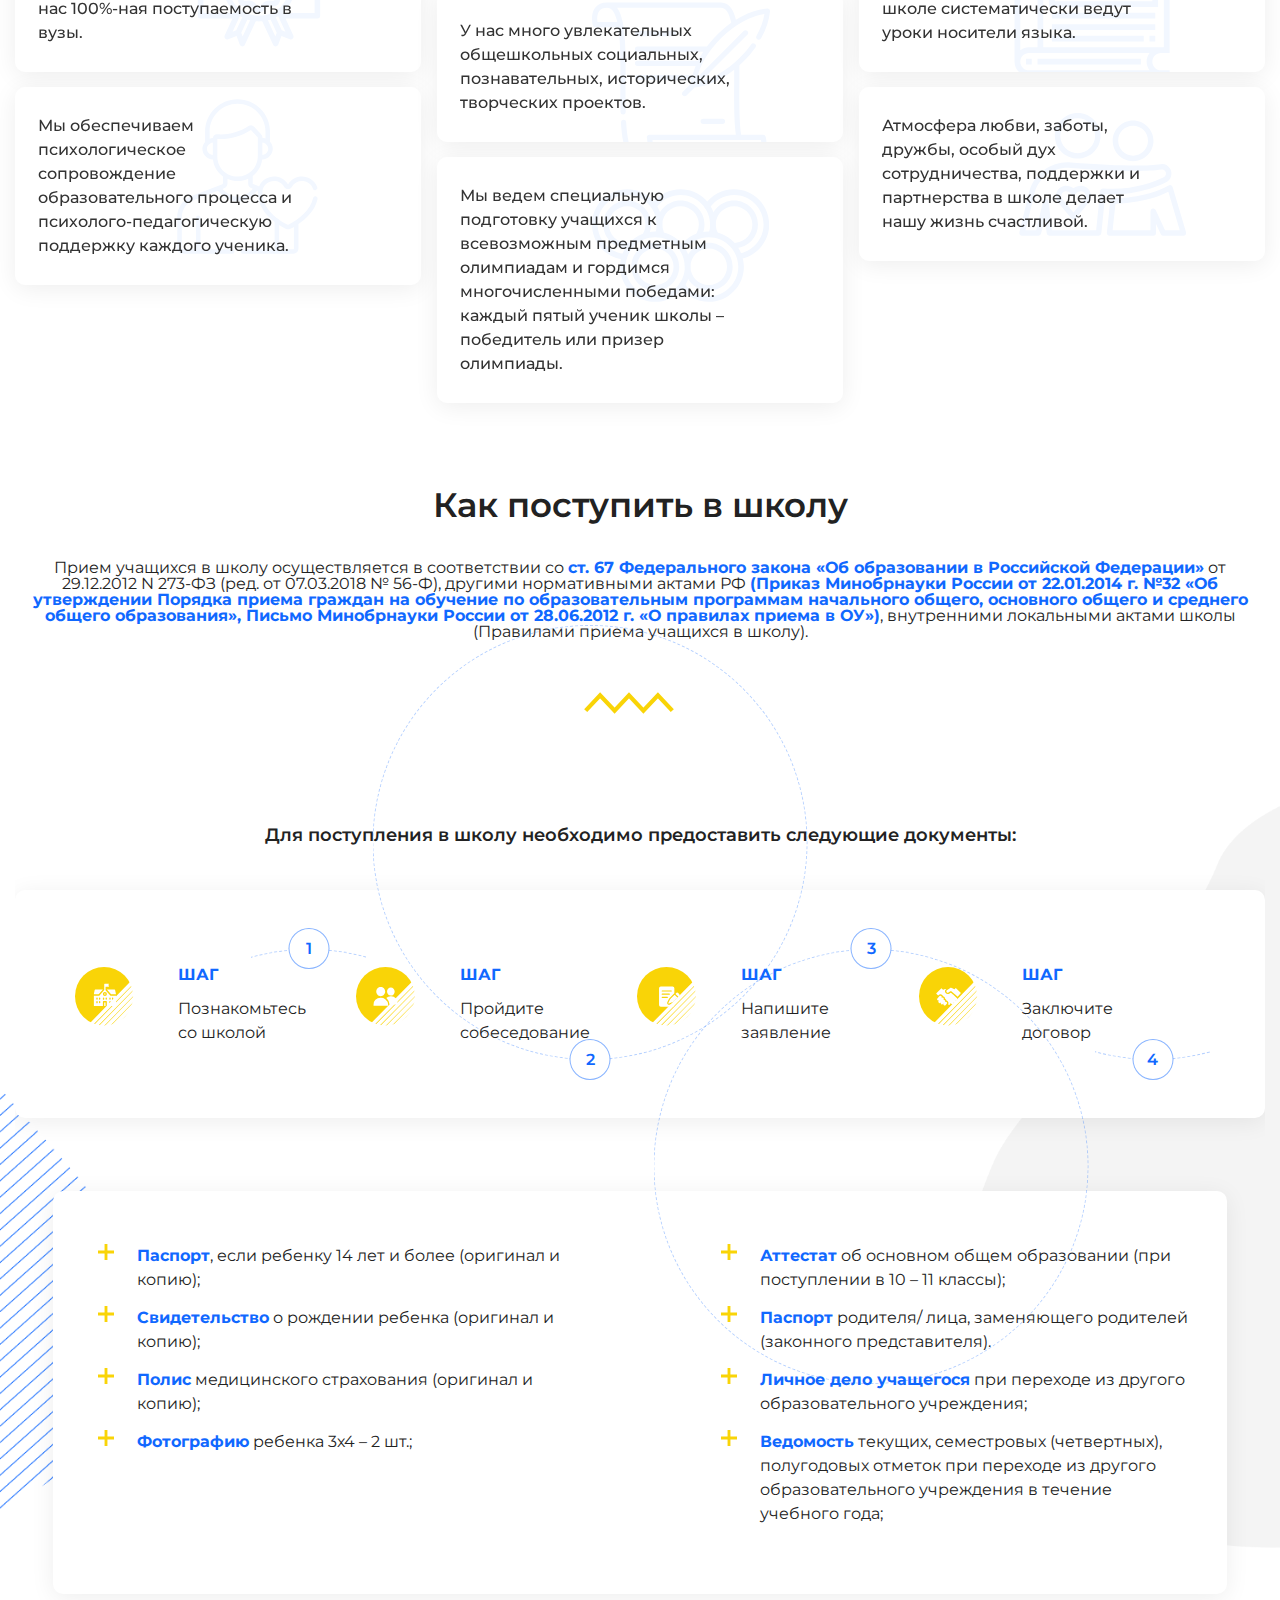
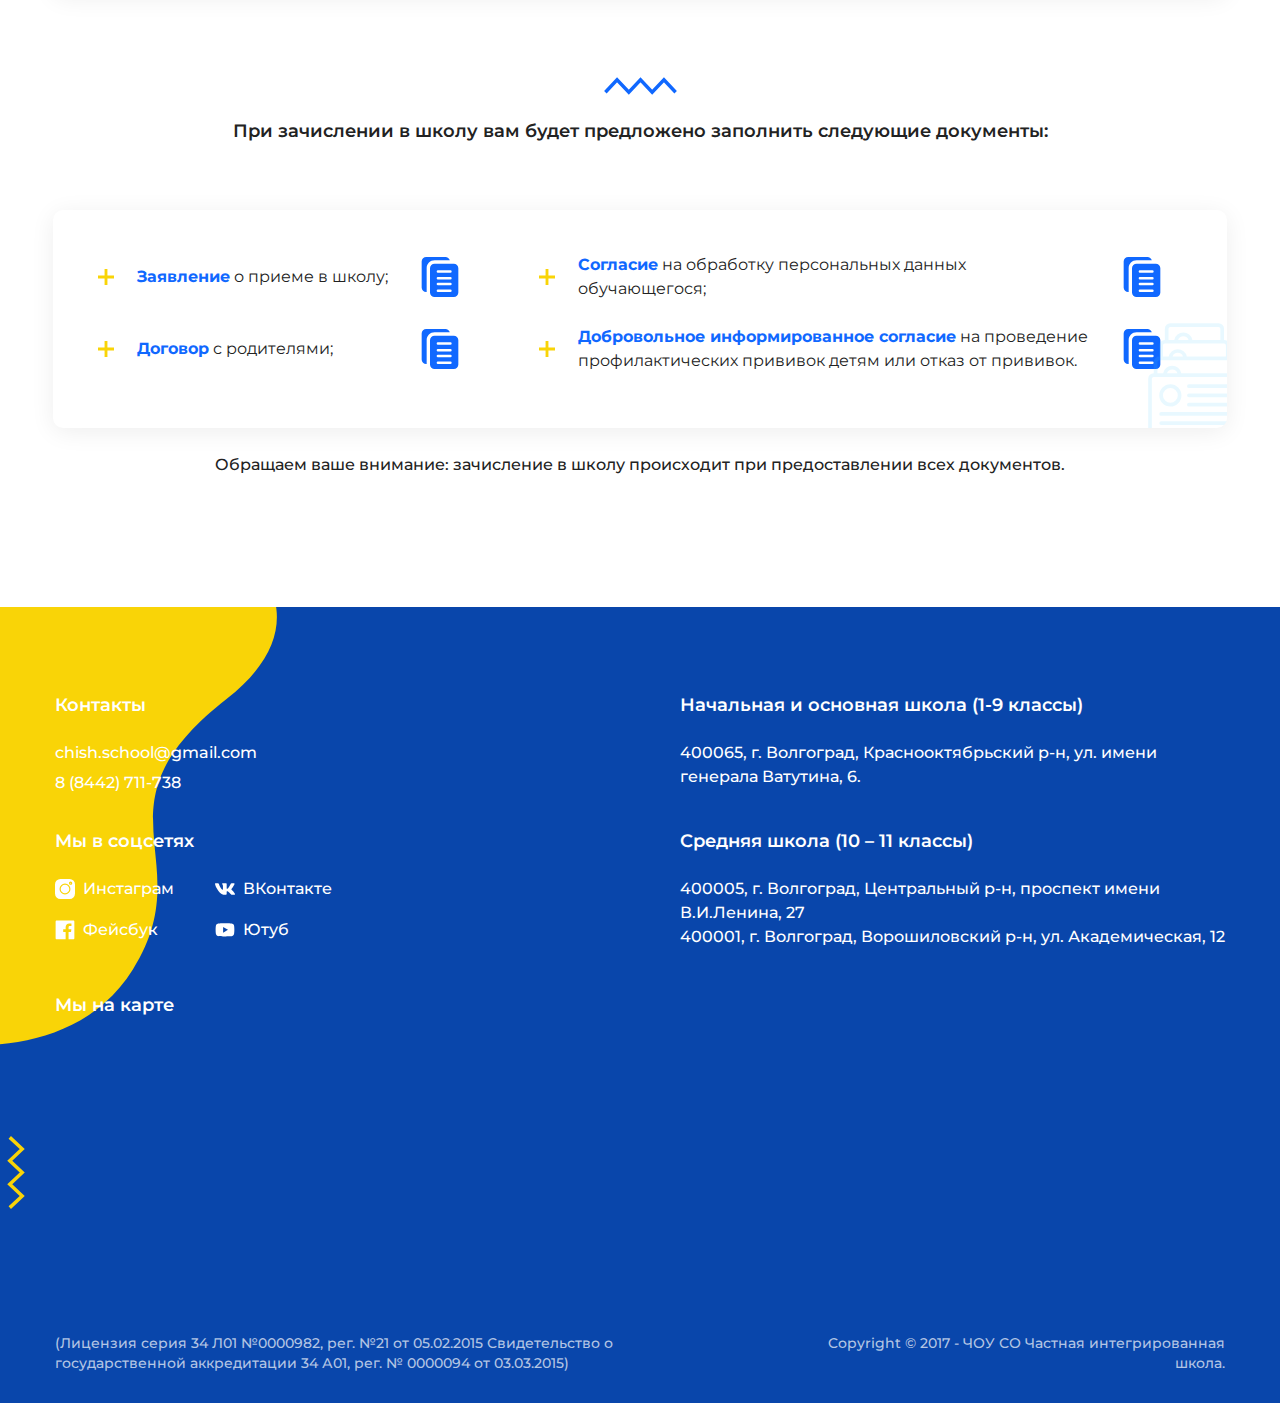
<file: join.html>
<!DOCTYPE html>
<html lang="ru">

<head>
    <meta charset="UTF-8">
    <meta name="viewport" content="width=device-width, initial-scale=1.0">
    <title>CHISH / Join</title>
    <link rel="preconnect" href="https://fonts.googleapis.com">
    <link rel="preconnect" href="https://fonts.gstatic.com" crossorigin>
    <link href="https://fonts.googleapis.com/css2?family=Montserrat:wght@300;500;600;700&display=swap" rel="stylesheet">
    <!-- CSS -->
    <link rel="stylesheet" href="./css/style.min.css">
    <!-- Favicon -->
    <link rel="apple-touch-icon" sizes="180x180" href="images/favicon/apple-touch-icon.png">
    <link rel="icon" type="image/png" sizes="32x32" href="images/favicon/favicon-32x32.png">
    <link rel="icon" type="image/png" sizes="16x16" href="images/favicon/favicon-16x16.png">
    <link rel="manifest" href="images/favicon/site.webmanifest">
    <link rel="mask-icon" href="images/favicon/safari-pinned-tab.svg" color="#5bbad5">
    <link rel="shortcut icon" href="images/favicon/favicon.ico">
    <meta name="msapplication-TileColor" content="#da532c">
    <meta name="msapplication-config" content="images/favicon/browserconfig.xml">
    <meta name="theme-color" content="#ffffff">
</head>

<body>
    <!-- Header -->
    <header class="header">
        <div class="header__inner header__inner--white">
            <nav class="header__nav">

                <ul class="header__nav-list">
                    <li class="header__nav-item">
                        <a href="#" class="header__nav-link">О школе</a>
                        <!-- Sub Nav -->
                        <div class="header__subnav">
                            <div class="header__subnav-item">
                                <a href="#" class="header__subnav-link">Основные сведения</a>
                                <img src="./images/subnav-arrow.svg" alt="" class="header__subnav-arrow">
                            </div>
                            <!-- Second subnav -->
                            <div class="header__second-subnav">
                                <div class="header__second-subnav-item">
                                    <a href="#" class="header__second-subnav-link">Структура и органы управления
                                        школой</a>
                                </div>
                                <div class="header__second-subnav-item">
                                    <a href="#" class="header__second-subnav-link">Документы</a>
                                </div>
                                <div class="header__second-subnav-item">
                                    <a href="#" class="header__second-subnav-link">Образование</a>
                                </div>
                                <div class="header__second-subnav-item">
                                    <a href="#" class="header__second-subnav-link">Образовательные стандарты</a>
                                </div>
                                <div class="header__second-subnav-item">
                                    <a href="#" class="header__second-subnav-link"> Руководство. Педагогический
                                        состав</a>
                                </div>
                                <div class="header__second-subnav-item">
                                    <a href="#" class="header__second-subnav-link"> Материально-техническое обеспечение
                                        и оснащенность
                                        образовательного процесса</a>
                                </div>
                                <div class="header__second-subnav-item">
                                    <a href="#" class="header__second-subnav-link">Стипендии и иные виды материальной
                                        поддержки</a>
                                </div>
                                <div class="header__second-subnav-item">
                                    <a href="#" class="header__second-subnav-link">Платные образовательные услуги</a>
                                </div>
                                <div class="header__second-subnav-item">
                                    <a href="#" class="header__second-subnav-link">Финансово-хозяйственная
                                        деятельность</a>
                                </div>
                                <div class="header__second-subnav-item">
                                    <a href="#" class="header__second-subnav-link">Вакантные места для приема
                                        (перевода)</a>
                                </div>
                            </div>
                            <!-- ./ Second subnav -->
                            <div class="header__subnav-item">
                                <a href="#" class="header__subnav-link">Приветствие директора</a>
                                <img src="./images/subnav-arrow.svg" alt="" class="header__subnav-arrow">
                            </div>
                            <!-- Second subnav -->
                            <div class="header__second-subnav">
                                <div class="header__second-subnav-item">
                                    <a href="#" class="header__second-subnav-link">Стипендии и иные виды материальной
                                        поддержки</a>
                                </div>
                                <div class="header__second-subnav-item">
                                    <a href="#" class="header__second-subnav-link">Платные образовательные услуги</a>
                                </div>
                                <div class="header__second-subnav-item">
                                    <a href="#" class="header__second-subnav-link">Финансово-хозяйственная
                                        деятельность</a>
                                </div>
                                <div class="header__second-subnav-item">
                                    <a href="#" class="header__second-subnav-link">Вакантные места для приема
                                        (перевода)</a>
                                </div>
                                <div class="header__second-subnav-item">
                                    <a href="#" class="header__second-subnav-link">Структура и органы управления
                                        школой</a>
                                </div>
                                <div class="header__second-subnav-item">
                                    <a href="#" class="header__second-subnav-link">Документы</a>
                                </div>
                                <div class="header__second-subnav-item">
                                    <a href="#" class="header__second-subnav-link">Образование</a>
                                </div>
                                <div class="header__second-subnav-item">
                                    <a href="#" class="header__second-subnav-link">Образовательные стандарты</a>
                                </div>
                                <div class="header__second-subnav-item">
                                    <a href="#" class="header__second-subnav-link"> Руководство. Педагогический
                                        состав</a>
                                </div>
                                <div class="header__second-subnav-item">
                                    <a href="#" class="header__second-subnav-link"> Материально-техническое обеспечение
                                        и оснащенность
                                        образовательного процесса</a>
                                </div>
                            </div>
                            <!-- ./ Second subnav -->
                            <div class="header__subnav-item">
                                <a href="#" class="header__subnav-link">Наша миссия и ценности. Заповеди учителя</a>
                            </div>
                            <div class="header__subnav-item">
                                <a href="#" class="header__subnav-link">Правила школьной жизни. Заповеди ученика</a>
                                <img src="./images/subnav-arrow.svg" alt="" class="header__subnav-arrow">
                            </div>
                            <!-- Second subnav -->
                            <div class="header__second-subnav">
                                <div class="header__second-subnav-item">
                                    <a href="#" class="header__second-subnav-link">Стипендии и иные виды материальной
                                        поддержки</a>
                                </div>
                                <div class="header__second-subnav-item">
                                    <a href="#" class="header__second-subnav-link">Платные образовательные услуги</a>
                                </div>
                                <div class="header__second-subnav-item">
                                    <a href="#" class="header__second-subnav-link">Финансово-хозяйственная
                                        деятельность</a>
                                </div>
                                <div class="header__second-subnav-item">
                                    <a href="#" class="header__second-subnav-link">Вакантные места для приема
                                        (перевода)</a>
                                </div>
                                <div class="header__second-subnav-item">
                                    <a href="#" class="header__second-subnav-link">Структура и органы управления
                                        школой</a>
                                </div>
                                <div class="header__second-subnav-item">
                                    <a href="#" class="header__second-subnav-link">Документы</a>
                                </div>
                                <div class="header__second-subnav-item">
                                    <a href="#" class="header__second-subnav-link">Образование</a>
                                </div>
                                <div class="header__second-subnav-item">
                                    <a href="#" class="header__second-subnav-link">Образовательные стандарты</a>
                                </div>
                                <div class="header__second-subnav-item">
                                    <a href="#" class="header__second-subnav-link"> Руководство. Педагогический
                                        состав</a>
                                </div>
                                <div class="header__second-subnav-item">
                                    <a href="#" class="header__second-subnav-link"> Материально-техническое обеспечение
                                        и оснащенность
                                        образовательного процесса</a>
                                </div>
                            </div>
                            <!-- ./ Second subnav -->
                            <div class="header__subnav-item">
                                <a href="#" class="header__subnav-link">Выпускники. Истории успеха</a>
                            </div>
                        </div>
                        <!-- ./ Sub Nav -->
                    </li>
                    <li class="header__nav-item">
                        <a href="#" class="header__nav-link">Поступление</a>
                        <!-- Sub Nav -->
                        <div class="header__subnav">
                            <div class="header__subnav-item">
                                <a href="#" class="header__subnav-link">Основные сведения</a>
                                <img src="./images/subnav-arrow.svg" alt="" class="header__subnav-arrow">
                            </div>
                            <!-- Second subnav -->
                            <div class="header__second-subnav">
                                <div class="header__second-subnav-item">
                                    <a href="#" class="header__second-subnav-link">Структура и органы управления
                                        школой</a>
                                </div>
                                <div class="header__second-subnav-item">
                                    <a href="#" class="header__second-subnav-link">Документы</a>
                                </div>
                                <div class="header__second-subnav-item">
                                    <a href="#" class="header__second-subnav-link">Образование</a>
                                </div>
                                <div class="header__second-subnav-item">
                                    <a href="#" class="header__second-subnav-link">Образовательные стандарты</a>
                                </div>
                                <div class="header__second-subnav-item">
                                    <a href="#" class="header__second-subnav-link"> Руководство. Педагогический
                                        состав</a>
                                </div>
                                <div class="header__second-subnav-item">
                                    <a href="#" class="header__second-subnav-link"> Материально-техническое обеспечение
                                        и оснащенность
                                        образовательного процесса</a>
                                </div>
                                <div class="header__second-subnav-item">
                                    <a href="#" class="header__second-subnav-link">Стипендии и иные виды материальной
                                        поддержки</a>
                                </div>
                                <div class="header__second-subnav-item">
                                    <a href="#" class="header__second-subnav-link">Платные образовательные услуги</a>
                                </div>
                                <div class="header__second-subnav-item">
                                    <a href="#" class="header__second-subnav-link">Финансово-хозяйственная
                                        деятельность</a>
                                </div>
                                <div class="header__second-subnav-item">
                                    <a href="#" class="header__second-subnav-link">Вакантные места для приема
                                        (перевода)</a>
                                </div>
                            </div>
                            <!-- ./ Second subnav -->
                            <div class="header__subnav-item">
                                <a href="#" class="header__subnav-link">Приветствие директора</a>
                                <img src="./images/subnav-arrow.svg" alt="" class="header__subnav-arrow">
                            </div>
                            <!-- Second subnav -->
                            <div class="header__second-subnav">
                                <div class="header__second-subnav-item">
                                    <a href="#" class="header__second-subnav-link">Стипендии и иные виды материальной
                                        поддержки</a>
                                </div>
                                <div class="header__second-subnav-item">
                                    <a href="#" class="header__second-subnav-link">Платные образовательные услуги</a>
                                </div>
                                <div class="header__second-subnav-item">
                                    <a href="#" class="header__second-subnav-link">Финансово-хозяйственная
                                        деятельность</a>
                                </div>
                                <div class="header__second-subnav-item">
                                    <a href="#" class="header__second-subnav-link">Вакантные места для приема
                                        (перевода)</a>
                                </div>
                                <div class="header__second-subnav-item">
                                    <a href="#" class="header__second-subnav-link">Структура и органы управления
                                        школой</a>
                                </div>
                                <div class="header__second-subnav-item">
                                    <a href="#" class="header__second-subnav-link">Документы</a>
                                </div>
                                <div class="header__second-subnav-item">
                                    <a href="#" class="header__second-subnav-link">Образование</a>
                                </div>
                                <div class="header__second-subnav-item">
                                    <a href="#" class="header__second-subnav-link">Образовательные стандарты</a>
                                </div>
                                <div class="header__second-subnav-item">
                                    <a href="#" class="header__second-subnav-link"> Руководство. Педагогический
                                        состав</a>
                                </div>
                                <div class="header__second-subnav-item">
                                    <a href="#" class="header__second-subnav-link"> Материально-техническое обеспечение
                                        и оснащенность
                                        образовательного процесса</a>
                                </div>
                            </div>
                            <!-- ./ Second subnav -->
                            <div class="header__subnav-item">
                                <a href="#" class="header__subnav-link">Наша миссия и ценности. Заповеди учителя</a>
                            </div>
                            <div class="header__subnav-item">
                                <a href="#" class="header__subnav-link">Правила школьной жизни. Заповеди ученика</a>
                                <img src="./images/subnav-arrow.svg" alt="" class="header__subnav-arrow">
                            </div>
                            <!-- Second subnav -->
                            <div class="header__second-subnav">
                                <div class="header__second-subnav-item">
                                    <a href="#" class="header__second-subnav-link">Стипендии и иные виды материальной
                                        поддержки</a>
                                </div>
                                <div class="header__second-subnav-item">
                                    <a href="#" class="header__second-subnav-link">Платные образовательные услуги</a>
                                </div>
                                <div class="header__second-subnav-item">
                                    <a href="#" class="header__second-subnav-link">Финансово-хозяйственная
                                        деятельность</a>
                                </div>
                                <div class="header__second-subnav-item">
                                    <a href="#" class="header__second-subnav-link">Вакантные места для приема
                                        (перевода)</a>
                                </div>
                                <div class="header__second-subnav-item">
                                    <a href="#" class="header__second-subnav-link">Структура и органы управления
                                        школой</a>
                                </div>
                                <div class="header__second-subnav-item">
                                    <a href="#" class="header__second-subnav-link">Документы</a>
                                </div>
                                <div class="header__second-subnav-item">
                                    <a href="#" class="header__second-subnav-link">Образование</a>
                                </div>
                                <div class="header__second-subnav-item">
                                    <a href="#" class="header__second-subnav-link">Образовательные стандарты</a>
                                </div>
                                <div class="header__second-subnav-item">
                                    <a href="#" class="header__second-subnav-link"> Руководство. Педагогический
                                        состав</a>
                                </div>
                                <div class="header__second-subnav-item">
                                    <a href="#" class="header__second-subnav-link"> Материально-техническое обеспечение
                                        и оснащенность
                                        образовательного процесса</a>
                                </div>
                            </div>
                            <!-- ./ Second subnav -->
                            <div class="header__subnav-item">
                                <a href="#" class="header__subnav-link">Выпускники. Истории успеха</a>
                            </div>
                        </div>
                        <!-- ./ Sub Nav -->
                    </li>
                    <li class="header__nav-item">
                        <a href="#" class="header__nav-link">Обучение</a>
                        <!-- Sub Nav -->
                        <div class="header__subnav">
                            <div class="header__subnav-item">
                                <a href="#" class="header__subnav-link">Основные сведения</a>
                                <img src="./images/subnav-arrow.svg" alt="" class="header__subnav-arrow">
                            </div>
                            <!-- Second subnav -->
                            <div class="header__second-subnav">
                                <div class="header__second-subnav-item">
                                    <a href="#" class="header__second-subnav-link">Структура и органы управления
                                        школой</a>
                                </div>
                                <div class="header__second-subnav-item">
                                    <a href="#" class="header__second-subnav-link">Документы</a>
                                </div>
                                <div class="header__second-subnav-item">
                                    <a href="#" class="header__second-subnav-link">Образование</a>
                                </div>
                                <div class="header__second-subnav-item">
                                    <a href="#" class="header__second-subnav-link">Образовательные стандарты</a>
                                </div>
                                <div class="header__second-subnav-item">
                                    <a href="#" class="header__second-subnav-link"> Руководство. Педагогический
                                        состав</a>
                                </div>
                                <div class="header__second-subnav-item">
                                    <a href="#" class="header__second-subnav-link"> Материально-техническое обеспечение
                                        и оснащенность
                                        образовательного процесса</a>
                                </div>
                                <div class="header__second-subnav-item">
                                    <a href="#" class="header__second-subnav-link">Стипендии и иные виды материальной
                                        поддержки</a>
                                </div>
                                <div class="header__second-subnav-item">
                                    <a href="#" class="header__second-subnav-link">Платные образовательные услуги</a>
                                </div>
                                <div class="header__second-subnav-item">
                                    <a href="#" class="header__second-subnav-link">Финансово-хозяйственная
                                        деятельность</a>
                                </div>
                                <div class="header__second-subnav-item">
                                    <a href="#" class="header__second-subnav-link">Вакантные места для приема
                                        (перевода)</a>
                                </div>
                            </div>
                            <!-- ./ Second subnav -->
                            <div class="header__subnav-item">
                                <a href="#" class="header__subnav-link">Приветствие директора</a>
                                <img src="./images/subnav-arrow.svg" alt="" class="header__subnav-arrow">
                            </div>
                            <!-- Second subnav -->
                            <div class="header__second-subnav">
                                <div class="header__second-subnav-item">
                                    <a href="#" class="header__second-subnav-link">Стипендии и иные виды материальной
                                        поддержки</a>
                                </div>
                                <div class="header__second-subnav-item">
                                    <a href="#" class="header__second-subnav-link">Платные образовательные услуги</a>
                                </div>
                                <div class="header__second-subnav-item">
                                    <a href="#" class="header__second-subnav-link">Финансово-хозяйственная
                                        деятельность</a>
                                </div>
                                <div class="header__second-subnav-item">
                                    <a href="#" class="header__second-subnav-link">Вакантные места для приема
                                        (перевода)</a>
                                </div>
                                <div class="header__second-subnav-item">
                                    <a href="#" class="header__second-subnav-link">Структура и органы управления
                                        школой</a>
                                </div>
                                <div class="header__second-subnav-item">
                                    <a href="#" class="header__second-subnav-link">Документы</a>
                                </div>
                                <div class="header__second-subnav-item">
                                    <a href="#" class="header__second-subnav-link">Образование</a>
                                </div>
                                <div class="header__second-subnav-item">
                                    <a href="#" class="header__second-subnav-link">Образовательные стандарты</a>
                                </div>
                                <div class="header__second-subnav-item">
                                    <a href="#" class="header__second-subnav-link"> Руководство. Педагогический
                                        состав</a>
                                </div>
                                <div class="header__second-subnav-item">
                                    <a href="#" class="header__second-subnav-link"> Материально-техническое обеспечение
                                        и оснащенность
                                        образовательного процесса</a>
                                </div>
                            </div>
                            <!-- ./ Second subnav -->
                            <div class="header__subnav-item">
                                <a href="#" class="header__subnav-link">Наша миссия и ценности. Заповеди учителя</a>
                            </div>
                            <div class="header__subnav-item">
                                <a href="#" class="header__subnav-link">Правила школьной жизни. Заповеди ученика</a>
                                <img src="./images/subnav-arrow.svg" alt="" class="header__subnav-arrow">
                            </div>
                            <!-- Second subnav -->
                            <div class="header__second-subnav">
                                <div class="header__second-subnav-item">
                                    <a href="#" class="header__second-subnav-link">Стипендии и иные виды материальной
                                        поддержки</a>
                                </div>
                                <div class="header__second-subnav-item">
                                    <a href="#" class="header__second-subnav-link">Платные образовательные услуги</a>
                                </div>
                                <div class="header__second-subnav-item">
                                    <a href="#" class="header__second-subnav-link">Финансово-хозяйственная
                                        деятельность</a>
                                </div>
                                <div class="header__second-subnav-item">
                                    <a href="#" class="header__second-subnav-link">Вакантные места для приема
                                        (перевода)</a>
                                </div>
                                <div class="header__second-subnav-item">
                                    <a href="#" class="header__second-subnav-link">Структура и органы управления
                                        школой</a>
                                </div>
                                <div class="header__second-subnav-item">
                                    <a href="#" class="header__second-subnav-link">Документы</a>
                                </div>
                                <div class="header__second-subnav-item">
                                    <a href="#" class="header__second-subnav-link">Образование</a>
                                </div>
                                <div class="header__second-subnav-item">
                                    <a href="#" class="header__second-subnav-link">Образовательные стандарты</a>
                                </div>
                                <div class="header__second-subnav-item">
                                    <a href="#" class="header__second-subnav-link"> Руководство. Педагогический
                                        состав</a>
                                </div>
                                <div class="header__second-subnav-item">
                                    <a href="#" class="header__second-subnav-link"> Материально-техническое обеспечение
                                        и оснащенность
                                        образовательного процесса</a>
                                </div>
                            </div>
                            <!-- ./ Second subnav -->
                            <div class="header__subnav-item">
                                <a href="#" class="header__subnav-link">Выпускники. Истории успеха</a>
                            </div>
                        </div>
                        <!-- ./ Sub Nav -->
                    </li>
                </ul>
            </nav>
            <a href="#" class="header__logo">
                <img src="./images/header-logo.png" alt="" class="header__logo-img">
                <p class="header__logo-text">Частная интегрированная школа</p>
            </a>
            <nav class="header__nav">
                <ul class="header__nav-list">
                    <li class="header__nav-item">
                        <a href="#" class="header__nav-link">Школьная жизнь</a>
                    </li>
                    <li class="header__nav-item">
                        <a href="#" class="header__nav-link">Новости</a>
                    </li>
                    <li class="header__nav-item">
                        <a href="#" class="header__nav-link">Контакты</a>
                    </li>
                    <li class="header__nav-item">
                        <a href="#" class="header__nav-link header__nav-link--eye"></a>
                    </li>
                </ul>
            </nav>
            <!-- Phone Contact -->
            <div class="header__tel">
                <img src="./images/phone-ico.svg" alt="Tel" class="header__tel-icon">
                8 (8442) 711-738
            </div>
            <!-- ./ phone -->
            <!-- Burger -->
            <button class="header__burger">
                <span class="header__burger-line header__burger-line--first">Burger Line</span>
                <span class="header__burger-line header__burger-line--second">Burger Line</span>
                <span class="header__burger-line header__burger-line--third">Burger Line</span>
            </button>
            <!-- ./ Burger -->
        </div>
    </header>
    <!-- ./ Header -->

    <!-- Mobile Nav -->
    <nav class="mobile-nav">
        <img src="./images/header-logo.png" alt="" class="mobile-nav__logo">
        <h4 class="mobile-nav__title">Частная интегрированная школа</h4>
        <ul class="mobile-nav__list">
            <li class="mobile-nav__item">
                <a href="#" class="mobile-nav__link">О школе</a>
            </li>
            <li class="mobile-nav__item">
                <a href="#" class="mobile-nav__link">Поступление</a>
            </li>
            <li class="mobile-nav__item">
                <a href="#" class="mobile-nav__link">Обучение</a>
            </li>
            <li class="mobile-nav__item">
                <a href="#" class="mobile-nav__link">Школьная жизнь</a>
            </li>
            <li class="mobile-nav__item">
                <a href="#" class="mobile-nav__link">Новости</a>
            </li>
            <li class="mobile-nav__item">
                <a href="#" class="mobile-nav__link">Контакты</a>
            </li>
        </ul>
        <ul class="mobile-nav__social">
            <li class="mobile-nav__social-item">
                <a href="#" class="mobile-nav__social-link">
                    <img src="./images/mobile-nav-insta.svg" alt="" class="mobile-nav__social-img">
                </a>
            </li>

            <li class="mobile-nav__social-item">
                <a href="#" class="mobile-nav__social-link">
                    <img src="./images/mobile-nav-fb.svg" alt="" class="mobile-nav__social-img">
                </a>
            </li>

            <li class="mobile-nav__social-item">
                <a href="#" class="mobile-nav__social-link">
                    <img src="./images/mobile-nav-vk.svg" alt="" class="mobile-nav__social-img">
                </a>
            </li>

            <li class="mobile-nav__social-item">
                <a href="#" class="mobile-nav__social-link">
                    <img src="./images/mobile-nav-youtube.svg" alt="" class="mobile-nav__social-img">
                </a>
            </li>
        </ul>
    </nav>
    <!-- ./ Mobile Nav -->

    <div class="wrapper">
        <main class="main">

            <!-- Intro -->
            <section class="intro intro--join">
                <div class="intro__inner">
                    <img src="./images/intro1.jpg" alt="Intro Img" class="intro__img">
                    <h1 class="intro__title intro__title--join" data-aos="fade-up" data-aos-duration="2000">ПОСТУПЛЕНИЕ В ШКОЛУ</h1>
                    <span class="intro__cross-decor2"></span>
                </div>
                <span class="intro__stripe-decor"></span>
            </section>
            <!-- ./ Intro -->

            <!-- Reasons -->
            <section class="reasons">
                <div class="container">

                    <h1 class="reasons__title" data-aos="fade-up" data-aos-duration="2000">
                        <span class="reasons__title-span" data-aos="fade-up" data-aos-duration="2000" data-aos-delay="500">10 причин</span>
                        учиться в Частной интегрированной школе
                    </h1>

                    <div class="reasons__cards">
                        <div class="reasons__cards-column">
                            <div class="reasons__card">
                                <p class="reasons__card-text">Здесь высокий уровень академической подготовки учащихся и
                                    высокие этические стандарты.</p>
                                <span class="reasons__card-number" data-aos="fade-up" data-aos-duration="200">1</span>
                                <img src="./images/reasons1.svg" alt="reasons-img" class="reasons__card-img">
                            </div>

                            <div class="reasons__card">
                                <p class="reasons__card-text">Мы эффективно готовим выпускников школы к поступлению в
                                    самые престижные университеты: у нас 100%-ная поступаемость в вузы.</p>
                                <span class="reasons__card-number" data-aos="fade-up" data-aos-duration="300">4</span>
                                <img src="./images/reasons4.svg" alt="reasons-img" class="reasons__card-img">
                            </div>

                            <div class="reasons__card">
                                <p class="reasons__card-text">Мы обеспечиваем психологическое сопровождение
                                    образовательного
                                    процесса и психолого-педагогическую поддержку каждого ученика.</p>
                                <span class="reasons__card-number" data-aos="fade-up" data-aos-duration="300">7</span>
                                <img src="./images/reasons7.svg" alt="reasons-img" class="reasons__card-img">
                            </div>
                        </div>

                        <div class="reasons__cards-column">
                            <div class="reasons__card">
                                <p class="reasons__card-text">У каждого есть возможность быть успешным: мы помогаем
                                    определить область успешности и целенаправленно развиваем специальные способности
                                    ребят.</p>
                                <span class="reasons__card-number" data-aos="fade-up" data-aos-duration="300">2</span>
                                <img src="./images/reasons2.svg" alt="reasons-img" class="reasons__card-img">
                            </div>
                            <div class="reasons__card">
                                <p class="reasons__card-text">В школе большой выбор творческих и исследовательски курсов
                                    внеурочной деятельности</p>
                                <span class="reasons__card-number" data-aos="fade-up" data-aos-duration="300">5</span>
                                <img src="./images/reasons5.svg" alt="reasons-img" class="reasons__card-img">
                            </div>
                            <div class="reasons__card">
                                <p class="reasons__card-text">У нас много увлекательных общешкольных социальных,
                                    познавательных, исторических, творческих проектов.</p>
                                <span class="reasons__card-number" data-aos="fade-up" data-aos-duration="300">8</span>
                                <img src="./images/reasons8.svg" alt="reasons-img" class="reasons__card-img">
                            </div>
                            <div class="reasons__card">
                                <p class="reasons__card-text">Мы ведем специальную подготовку учащихся к всевозможным
                                    предметным олимпиадам и гордимся многочисленными победами: каждый пятый ученик школы
                                    – победитель или призер олимпиады.</p>
                                <span class="reasons__card-number" data-aos="fade-up" data-aos-duration="300">10</span>
                                <img src="./images/reasons10.svg" alt="reasons-img" class="reasons__card-img">
                            </div>
                        </div>

                        <div class="reasons__cards-column">
                            <div class="reasons__card">
                                <p class="reasons__card-text">Педагоги в школе – профессионалы высокого класса: каждый
                                    четвертый доктор или кандидат наук.</p>
                                <span class="reasons__card-number" data-aos="fade-up" data-aos-duration="300">3</span>
                                <img src="./images/reasons3.svg" alt="reasons-img" class="reasons__card-img">
                            </div>
                            <div class="reasons__card">
                                <p class="reasons__card-text">Мы интенсивно обучаем английскому языку по аутентичным
                                    учебникам, в школе систематически ведут уроки носители языка.</p>
                                <span class="reasons__card-number" data-aos="fade-up" data-aos-duration="300">6</span>
                                <img src="./images/reasons6.svg" alt="reasons-img" class="reasons__card-img">
                            </div>
                            <div class="reasons__card">
                                <p class="reasons__card-text">Атмосфера любви, заботы, дружбы, особый дух
                                    сотрудничества,
                                    поддержки и партнерства в школе делает нашу жизнь счастливой.</p>
                                <span class="reasons__card-number" data-aos="fade-up" data-aos-duration="300">9</span>
                                <img src="./images/reasons9.svg" alt="reasons-img" class="reasons__card-img">
                            </div>
                        </div>
                        <span class="reasons__decor2"></span>
                    </div>
                </div>

                <span class="reasons__decor"></span>
                <span class="reasons__decor3"></span>
                <span class="reasons__decor4"></span>
                <span class="reasons__decor5"></span>
                <span class="reasons__decor6"></span>
            </section>
            <!-- ./Reasons -->

            <!-- Join -->
            <section class="join">
                <div class="container">

                    <div class="join__wrapper">
                        <h3 class="join__title">Как поступить в школу</h3>

                        <p class="join__subtitle">Прием учащихся в школу осу­ществ­ля­ет­ся в со­от­вет­ствии со <span
                                class="join__subtitle-span">ст. 67 Фе­де­раль­ного закона «Об об­ра­зо­ва­нии в
                                Рос­сий­ской
                                Фе­де­ра­ции»</span> от 29.12.2012 N 273-ФЗ (ред. от 07.03.2018 № 56-Ф), други­­ми
                            нор­ма­тив­ны­ми актами РФ <span class="join__subtitle-span">(Приказ Ми­но­бр­на­у­ки России
                                от
                                22.01.2014 г. №32 «Об утверждении Порядка приема граждан на обучение по образовательным
                                программам начального общего, основного общего и среднего общего образования», Письмо
                                Ми­но­бр­на­у­ки России от 28.06.2012 г. «О пра­ви­лах приема в ОУ»)</span>,
                            внут­рен­ни­ми
                            ло­каль­ны­ми актами школы (Правилами приема учащихся в школу).</p>


                        <h5 class="join__steps-title">Для по­ступ­ле­ния в школу необ­хо­ди­мо предо­ста­вить
                            сле­ду­ю­щие
                            документы:</h5>

                        <div class="join__cards">
                            <div class="join__card">
                                <img src="./images/join1.svg" alt="join" class="join__card-img">
                                <div class="join__card-content">
                                    <p class="join__card-title">ШАГ</p>
                                    <p class="join__card-text">Познакомьтесь со школой</p>
                                </div>
                                <span class="join__card-step join__card-step--odd">1</span>
                            </div>

                            <div class="join__card">
                                <img src="./images/join2.svg" alt="join" class="join__card-img">
                                <div class="join__card-content">
                                    <p class="join__card-title">ШАГ</p>
                                    <p class="join__card-text">Пройдите собеседование</p>
                                </div>
                                <span class="join__card-step join__card-step--even">2</span>
                            </div>

                            <div class="join__card">
                                <img src="./images/join3.svg" alt="join" class="join__card-img">
                                <div class="join__card-content">
                                    <p class="join__card-title">ШАГ</p>
                                    <p class="join__card-text">Напишите заявление</p>
                                </div>
                                <span class="join__card-step join__card-step--odd">3</span>
                            </div>

                            <div class="join__card">
                                <img src="./images/join4.svg" alt="join" class="join__card-img">
                                <div class="join__card-content">
                                    <p class="join__card-title">ШАГ</p>
                                    <p class="join__card-text">Заключите договор</p>
                                </div>
                                <span class="join__card-step join__card-step--even">4</span>
                            </div>
                        </div>

                        <div class="join__requirements">
                            <ul class="join__requirements-list">
                                <li class="join__requirements-item"><span>Паспорт</span>, если ребенку 14 лет и более
                                    (ори­ги­нал и копию);</li>
                                <li class="join__requirements-item"><span>Сви­де­тель­ство</span> о рож­де­нии ребенка
                                    (ори­ги­нал и копию);</li>
                                <li class="join__requirements-item"><span>Полис</span> ме­ди­цин­ско­го стра­хо­ва­ния
                                    (ори­ги­нал и копию);</li>
                                <li class="join__requirements-item"><span>Фотографию</span> ре­бен­ка 3х4 – 2 шт.;</li>
                            </ul>

                            <ul class="join__requirements-list">
                                <li class="join__requirements-item"><span>Аттестат</span> об основном общем образовании
                                    (при
                                    поступлении в 10 – 11 классы);</li>
                                <li class="join__requirements-item"><span>Паспорт</span> родителя/ лица, заменяющего
                                    родителей (законного представителя).</li>
                                <li class="join__requirements-item"><span>Личное дело учащегося</span> при переходе из
                                    другого образовательного учреждения;</li>
                                <li class="join__requirements-item"><span>Ведомость</span> текущих, семестровых
                                    (четвертных), полугодовых отметок при переходе из другого образовательного
                                    учреждения в
                                    течение учебного года;</li>
                            </ul>
                        </div>

                        <h3 class="join__docs-title">При за­чис­ле­нии в школу вам будет пред­ло­же­но за­пол­нить
                            сле­ду­ю­щие до­ку­мен­ты:</h3>


                        <div class="join__docs">
                            <div class="join__docs-item">
                                <p class="join__docs-text"><span>Заявление</span> о приеме в школу;</p>
                            </div>
                            <div class="join__docs-item">
                                <p class="join__docs-text"><span>Согласие</span> на обработку персональных данных
                                    обучающегося;</p>
                            </div>
                            <div class="join__docs-item">
                                <p class="join__docs-text"><span>Договор</span> с родителями;</p>
                            </div>
                            <div class="join__docs-item">
                                <p class="join__docs-text"><span>Добровольное информированное согласие</span> на
                                    проведение
                                    профилактических прививок детям или отказ от прививок.</p>
                            </div>
                        </div>

                        <p class="join__bottom-text">Об­ра­ща­ем ваше вни­ма­ние: за­чис­ле­ние в школу про­ис­хо­дит
                            при
                            предо­став­ле­нии всех до­ку­мен­тов.</p>

                    </div>
                    <span class="join__decor"></span>
                    <span class="join__decor2"></span>
                </div>
            </section>
            <!-- ./Join -->



        </main>



        <!-- Footer -->
        <footer class="footer">
            <div class="container">
                <div class="footer__inner">

                    <div class="footer__contact footer__box">
                        <h4 class="footer__title">Контакты</h4>
                        <p class="footer__contact-text">chish.school@gmail.com</p>
                        <p class="footer__contact-text">8 (8442) 711-738</p>
                    </div>

                    <address class="footer__address footer__box">
                        <p class="footer__title">Начальная и основная школа (1-9 классы)</p>
                        <p class="footer__address-text">400065, г. Волгоград, Краснооктябрьский р-н,
                            ул. имени генерала Ватутина, 6.</p>
                    </address>

                    <div class="footer__social footer__box">
                        <h4 class="footer__title">Мы в соцсетях</h4>
                        <ul class="footer__social-list">
                            <li class="footer__social-item">
                                <a href="#" class="footer__social-link">
                                    <img src="./images/insta-ico.svg" alt="Insta" class="footer__social-img">
                                    <p class="footer__social-text">Инстаграм</p>
                                </a>
                            </li>

                            <li class="footer__social-item">
                                <a href="#" class="footer__social-link">
                                    <img src="./images/vk-ico.svg" alt="Insta" class="footer__social-img">
                                    <p class="footer__social-text">ВКонтакте</p>
                                </a>
                            </li>

                            <li class="footer__social-item">
                                <a href="#" class="footer__social-link">
                                    <img src="./images/fb-ico.svg" alt="Insta" class="footer__social-img">
                                    <p class="footer__social-text">Фейсбук</p>
                                </a>
                            </li>

                            <li class="footer__social-item">
                                <a href="#" class="footer__social-link">
                                    <img src="./images/youtube-ico.svg" alt="Insta" class="footer__social-img">
                                    <p class="footer__social-text">Ютуб</p>
                                </a>
                            </li>
                        </ul>
                    </div>


                    <address class="footer__address footer__box">
                        <p class="footer__title">Средняя школа (10 – 11 классы)</p>
                        <p class="footer__address-text">400005, г. Волгоград, Центральный р-н,
                            проспект имени В.И.Ленина, 27</p>
                        <p class="footer__address-text">400001, г. Волгоград, Ворошиловский р-н,
                            ул. Академическая, 12</p>
                    </address>

                    <div class="footer__map footer__box">
                        <h4 class="footer__title">Мы на карте</h4>
                        <iframe class="footer__map-frame"
                            src="https://www.google.com/maps/embed?pb=!1m18!1m12!1m3!1d2633.499727134558!2d44.49475741584918!3d48.69592872008565!2m3!1f0!2f0!3f0!3m2!1i1024!2i768!4f13.1!3m3!1m2!1s0x411acb530a4f8a15%3A0x98ab5501f2f47d11!2sAkademicheskaya%20Ulitsa%2C%2012%2C%20Volgograd%2C%20Volgogradskaya%20oblast&#39;%2C%20Russia%2C%20400001!5e0!3m2!1sen!2sge!4v1637942677901!5m2!1sen!2sge"
                            style="border:0;" allowfullscreen="" loading="lazy"></iframe>
                    </div>


                </div>
                <div class="footer__copyright">
                    <p class="footer__copyright-text">(Лицензия серия 34 Л01 №0000982, рег. №21 от 05.02.2015
                        Свидетельство о государственной аккредитации 34 А01, рег. № 0000094 от 03.03.2015)</p>
                    <p class="footer__copyright-text">Copyright © 2017 - ЧОУ СО Частная интегрированная школа.</p>
                </div>
            </div>
        </footer>
        <!-- ./Footer -->
    </div>
    
    
    <!-- JS -->
    <script src="./js/main.min.js"></script>
</body>

</html>
</file>
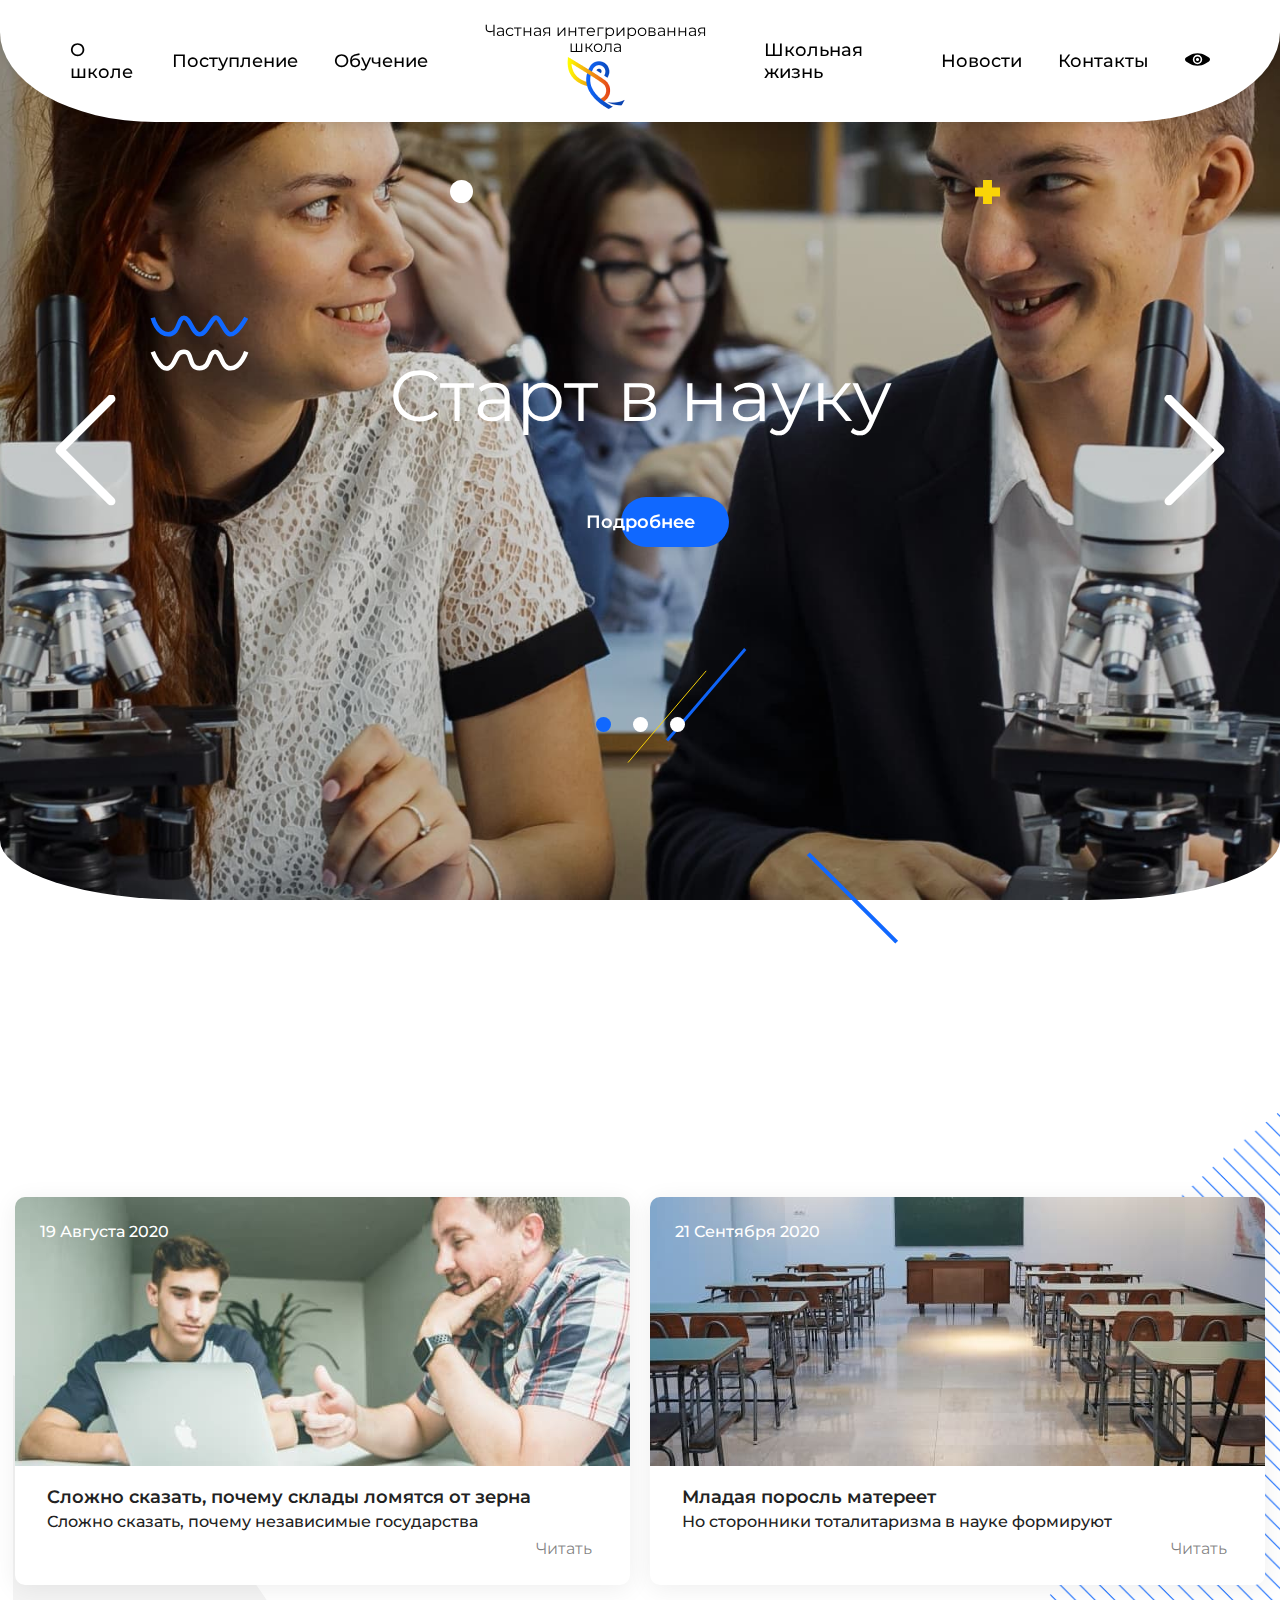
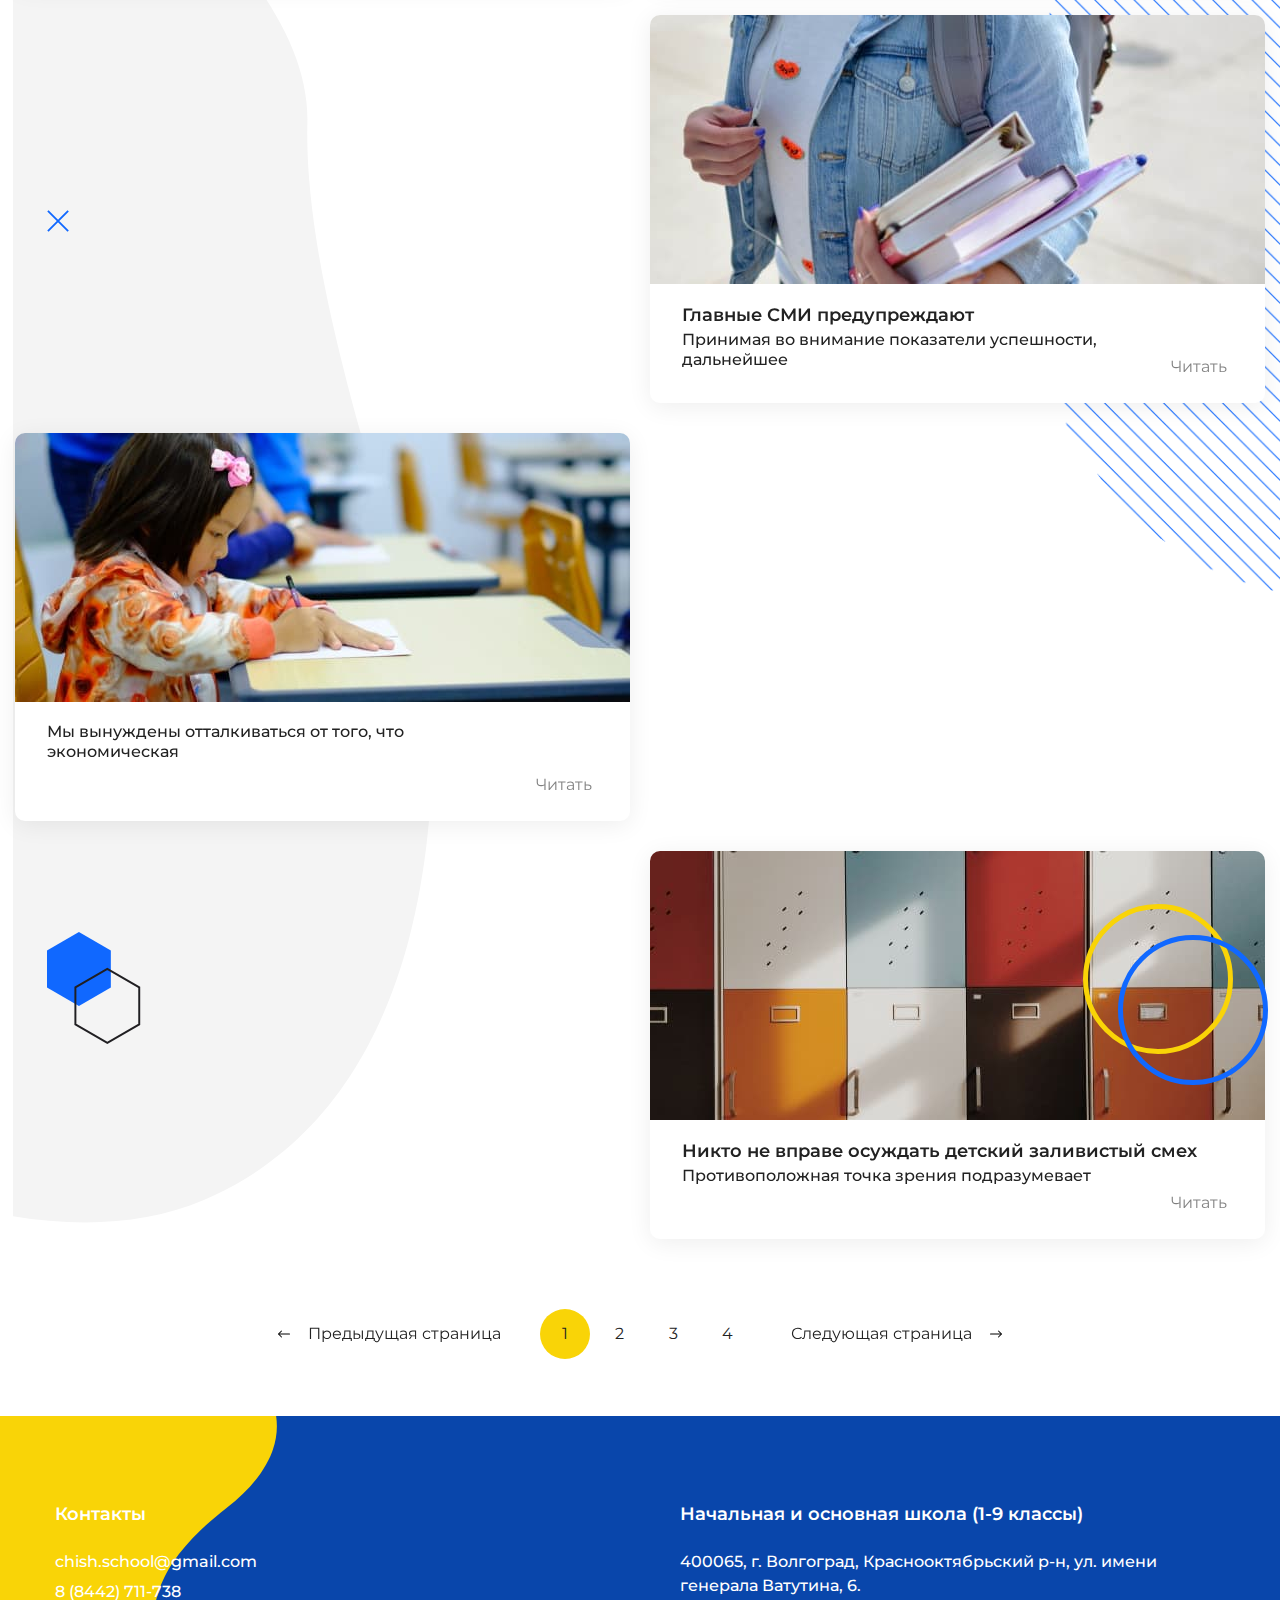
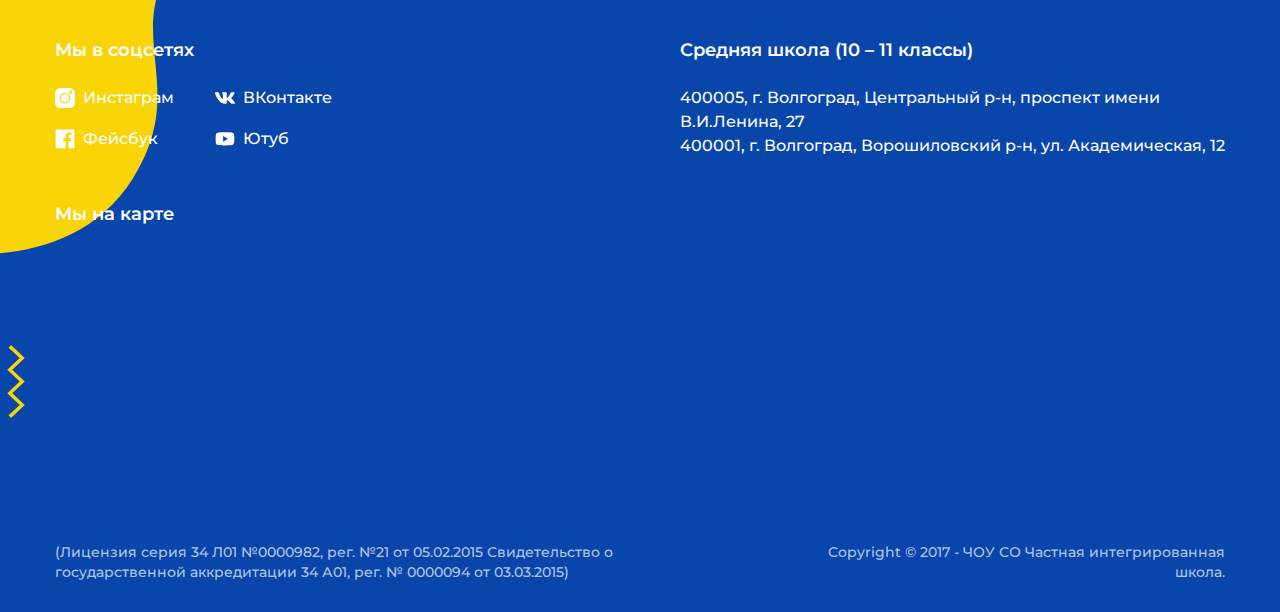
<file: news.html>
<!DOCTYPE html>
<html lang="ru">

<head>
    <meta charset="UTF-8">
    <meta name="viewport" content="width=device-width, initial-scale=1.0">
    <title>CHISH / News</title>
    <link rel="preconnect" href="https://fonts.googleapis.com">
    <link rel="preconnect" href="https://fonts.gstatic.com" crossorigin>
    <link href="https://fonts.googleapis.com/css2?family=Montserrat:wght@300;500;600;700&display=swap" rel="stylesheet">
    <!-- CSS -->
    <link rel="stylesheet" href="./css/style.min.css">
    <!-- Favicon -->
    <link rel="apple-touch-icon" sizes="180x180" href="images/favicon/apple-touch-icon.png">
    <link rel="icon" type="image/png" sizes="32x32" href="images/favicon/favicon-32x32.png">
    <link rel="icon" type="image/png" sizes="16x16" href="images/favicon/favicon-16x16.png">
    <link rel="manifest" href="images/favicon/site.webmanifest">
    <link rel="mask-icon" href="images/favicon/safari-pinned-tab.svg" color="#5bbad5">
    <link rel="shortcut icon" href="images/favicon/favicon.ico">
    <meta name="msapplication-TileColor" content="#da532c">
    <meta name="msapplication-config" content="images/favicon/browserconfig.xml">
    <meta name="theme-color" content="#ffffff">
</head>

<body>
    <!-- Header -->
    <header class="header">
        <div class="header__inner header__inner--white">
            <nav class="header__nav">

                <ul class="header__nav-list">
                    <li class="header__nav-item">
                        <a href="#" class="header__nav-link">О школе</a>
                        <!-- Sub Nav -->
                        <div class="header__subnav">
                            <div class="header__subnav-item">
                                <a href="#" class="header__subnav-link">Основные сведения</a>
                                <img src="./images/subnav-arrow.svg" alt="" class="header__subnav-arrow">
                            </div>
                            <!-- Second subnav -->
                            <div class="header__second-subnav">
                                <div class="header__second-subnav-item">
                                    <a href="#" class="header__second-subnav-link">Структура и органы управления
                                        школой</a>
                                </div>
                                <div class="header__second-subnav-item">
                                    <a href="#" class="header__second-subnav-link">Документы</a>
                                </div>
                                <div class="header__second-subnav-item">
                                    <a href="#" class="header__second-subnav-link">Образование</a>
                                </div>
                                <div class="header__second-subnav-item">
                                    <a href="#" class="header__second-subnav-link">Образовательные стандарты</a>
                                </div>
                                <div class="header__second-subnav-item">
                                    <a href="#" class="header__second-subnav-link"> Руководство. Педагогический
                                        состав</a>
                                </div>
                                <div class="header__second-subnav-item">
                                    <a href="#" class="header__second-subnav-link"> Материально-техническое обеспечение
                                        и оснащенность
                                        образовательного процесса</a>
                                </div>
                                <div class="header__second-subnav-item">
                                    <a href="#" class="header__second-subnav-link">Стипендии и иные виды материальной
                                        поддержки</a>
                                </div>
                                <div class="header__second-subnav-item">
                                    <a href="#" class="header__second-subnav-link">Платные образовательные услуги</a>
                                </div>
                                <div class="header__second-subnav-item">
                                    <a href="#" class="header__second-subnav-link">Финансово-хозяйственная
                                        деятельность</a>
                                </div>
                                <div class="header__second-subnav-item">
                                    <a href="#" class="header__second-subnav-link">Вакантные места для приема
                                        (перевода)</a>
                                </div>
                            </div>
                            <!-- ./ Second subnav -->
                            <div class="header__subnav-item">
                                <a href="#" class="header__subnav-link">Приветствие директора</a>
                                <img src="./images/subnav-arrow.svg" alt="" class="header__subnav-arrow">
                            </div>
                            <!-- Second subnav -->
                            <div class="header__second-subnav">
                                <div class="header__second-subnav-item">
                                    <a href="#" class="header__second-subnav-link">Стипендии и иные виды материальной
                                        поддержки</a>
                                </div>
                                <div class="header__second-subnav-item">
                                    <a href="#" class="header__second-subnav-link">Платные образовательные услуги</a>
                                </div>
                                <div class="header__second-subnav-item">
                                    <a href="#" class="header__second-subnav-link">Финансово-хозяйственная
                                        деятельность</a>
                                </div>
                                <div class="header__second-subnav-item">
                                    <a href="#" class="header__second-subnav-link">Вакантные места для приема
                                        (перевода)</a>
                                </div>
                                <div class="header__second-subnav-item">
                                    <a href="#" class="header__second-subnav-link">Структура и органы управления
                                        школой</a>
                                </div>
                                <div class="header__second-subnav-item">
                                    <a href="#" class="header__second-subnav-link">Документы</a>
                                </div>
                                <div class="header__second-subnav-item">
                                    <a href="#" class="header__second-subnav-link">Образование</a>
                                </div>
                                <div class="header__second-subnav-item">
                                    <a href="#" class="header__second-subnav-link">Образовательные стандарты</a>
                                </div>
                                <div class="header__second-subnav-item">
                                    <a href="#" class="header__second-subnav-link"> Руководство. Педагогический
                                        состав</a>
                                </div>
                                <div class="header__second-subnav-item">
                                    <a href="#" class="header__second-subnav-link"> Материально-техническое обеспечение
                                        и оснащенность
                                        образовательного процесса</a>
                                </div>
                            </div>
                            <!-- ./ Second subnav -->
                            <div class="header__subnav-item">
                                <a href="#" class="header__subnav-link">Наша миссия и ценности. Заповеди учителя</a>
                            </div>
                            <div class="header__subnav-item">
                                <a href="#" class="header__subnav-link">Правила школьной жизни. Заповеди ученика</a>
                                <img src="./images/subnav-arrow.svg" alt="" class="header__subnav-arrow">
                            </div>
                            <!-- Second subnav -->
                            <div class="header__second-subnav">
                                <div class="header__second-subnav-item">
                                    <a href="#" class="header__second-subnav-link">Стипендии и иные виды материальной
                                        поддержки</a>
                                </div>
                                <div class="header__second-subnav-item">
                                    <a href="#" class="header__second-subnav-link">Платные образовательные услуги</a>
                                </div>
                                <div class="header__second-subnav-item">
                                    <a href="#" class="header__second-subnav-link">Финансово-хозяйственная
                                        деятельность</a>
                                </div>
                                <div class="header__second-subnav-item">
                                    <a href="#" class="header__second-subnav-link">Вакантные места для приема
                                        (перевода)</a>
                                </div>
                                <div class="header__second-subnav-item">
                                    <a href="#" class="header__second-subnav-link">Структура и органы управления
                                        школой</a>
                                </div>
                                <div class="header__second-subnav-item">
                                    <a href="#" class="header__second-subnav-link">Документы</a>
                                </div>
                                <div class="header__second-subnav-item">
                                    <a href="#" class="header__second-subnav-link">Образование</a>
                                </div>
                                <div class="header__second-subnav-item">
                                    <a href="#" class="header__second-subnav-link">Образовательные стандарты</a>
                                </div>
                                <div class="header__second-subnav-item">
                                    <a href="#" class="header__second-subnav-link"> Руководство. Педагогический
                                        состав</a>
                                </div>
                                <div class="header__second-subnav-item">
                                    <a href="#" class="header__second-subnav-link"> Материально-техническое обеспечение
                                        и оснащенность
                                        образовательного процесса</a>
                                </div>
                            </div>
                            <!-- ./ Second subnav -->
                            <div class="header__subnav-item">
                                <a href="#" class="header__subnav-link">Выпускники. Истории успеха</a>
                            </div>
                        </div>
                        <!-- ./ Sub Nav -->
                    </li>
                    <li class="header__nav-item">
                        <a href="#" class="header__nav-link">Поступление</a>
                        <!-- Sub Nav -->
                        <div class="header__subnav">
                            <div class="header__subnav-item">
                                <a href="#" class="header__subnav-link">Основные сведения</a>
                                <img src="./images/subnav-arrow.svg" alt="" class="header__subnav-arrow">
                            </div>
                            <!-- Second subnav -->
                            <div class="header__second-subnav">
                                <div class="header__second-subnav-item">
                                    <a href="#" class="header__second-subnav-link">Структура и органы управления
                                        школой</a>
                                </div>
                                <div class="header__second-subnav-item">
                                    <a href="#" class="header__second-subnav-link">Документы</a>
                                </div>
                                <div class="header__second-subnav-item">
                                    <a href="#" class="header__second-subnav-link">Образование</a>
                                </div>
                                <div class="header__second-subnav-item">
                                    <a href="#" class="header__second-subnav-link">Образовательные стандарты</a>
                                </div>
                                <div class="header__second-subnav-item">
                                    <a href="#" class="header__second-subnav-link"> Руководство. Педагогический
                                        состав</a>
                                </div>
                                <div class="header__second-subnav-item">
                                    <a href="#" class="header__second-subnav-link"> Материально-техническое обеспечение
                                        и оснащенность
                                        образовательного процесса</a>
                                </div>
                                <div class="header__second-subnav-item">
                                    <a href="#" class="header__second-subnav-link">Стипендии и иные виды материальной
                                        поддержки</a>
                                </div>
                                <div class="header__second-subnav-item">
                                    <a href="#" class="header__second-subnav-link">Платные образовательные услуги</a>
                                </div>
                                <div class="header__second-subnav-item">
                                    <a href="#" class="header__second-subnav-link">Финансово-хозяйственная
                                        деятельность</a>
                                </div>
                                <div class="header__second-subnav-item">
                                    <a href="#" class="header__second-subnav-link">Вакантные места для приема
                                        (перевода)</a>
                                </div>
                            </div>
                            <!-- ./ Second subnav -->
                            <div class="header__subnav-item">
                                <a href="#" class="header__subnav-link">Приветствие директора</a>
                                <img src="./images/subnav-arrow.svg" alt="" class="header__subnav-arrow">
                            </div>
                            <!-- Second subnav -->
                            <div class="header__second-subnav">
                                <div class="header__second-subnav-item">
                                    <a href="#" class="header__second-subnav-link">Стипендии и иные виды материальной
                                        поддержки</a>
                                </div>
                                <div class="header__second-subnav-item">
                                    <a href="#" class="header__second-subnav-link">Платные образовательные услуги</a>
                                </div>
                                <div class="header__second-subnav-item">
                                    <a href="#" class="header__second-subnav-link">Финансово-хозяйственная
                                        деятельность</a>
                                </div>
                                <div class="header__second-subnav-item">
                                    <a href="#" class="header__second-subnav-link">Вакантные места для приема
                                        (перевода)</a>
                                </div>
                                <div class="header__second-subnav-item">
                                    <a href="#" class="header__second-subnav-link">Структура и органы управления
                                        школой</a>
                                </div>
                                <div class="header__second-subnav-item">
                                    <a href="#" class="header__second-subnav-link">Документы</a>
                                </div>
                                <div class="header__second-subnav-item">
                                    <a href="#" class="header__second-subnav-link">Образование</a>
                                </div>
                                <div class="header__second-subnav-item">
                                    <a href="#" class="header__second-subnav-link">Образовательные стандарты</a>
                                </div>
                                <div class="header__second-subnav-item">
                                    <a href="#" class="header__second-subnav-link"> Руководство. Педагогический
                                        состав</a>
                                </div>
                                <div class="header__second-subnav-item">
                                    <a href="#" class="header__second-subnav-link"> Материально-техническое обеспечение
                                        и оснащенность
                                        образовательного процесса</a>
                                </div>
                            </div>
                            <!-- ./ Second subnav -->
                            <div class="header__subnav-item">
                                <a href="#" class="header__subnav-link">Наша миссия и ценности. Заповеди учителя</a>
                            </div>
                            <div class="header__subnav-item">
                                <a href="#" class="header__subnav-link">Правила школьной жизни. Заповеди ученика</a>
                                <img src="./images/subnav-arrow.svg" alt="" class="header__subnav-arrow">
                            </div>
                            <!-- Second subnav -->
                            <div class="header__second-subnav">
                                <div class="header__second-subnav-item">
                                    <a href="#" class="header__second-subnav-link">Стипендии и иные виды материальной
                                        поддержки</a>
                                </div>
                                <div class="header__second-subnav-item">
                                    <a href="#" class="header__second-subnav-link">Платные образовательные услуги</a>
                                </div>
                                <div class="header__second-subnav-item">
                                    <a href="#" class="header__second-subnav-link">Финансово-хозяйственная
                                        деятельность</a>
                                </div>
                                <div class="header__second-subnav-item">
                                    <a href="#" class="header__second-subnav-link">Вакантные места для приема
                                        (перевода)</a>
                                </div>
                                <div class="header__second-subnav-item">
                                    <a href="#" class="header__second-subnav-link">Структура и органы управления
                                        школой</a>
                                </div>
                                <div class="header__second-subnav-item">
                                    <a href="#" class="header__second-subnav-link">Документы</a>
                                </div>
                                <div class="header__second-subnav-item">
                                    <a href="#" class="header__second-subnav-link">Образование</a>
                                </div>
                                <div class="header__second-subnav-item">
                                    <a href="#" class="header__second-subnav-link">Образовательные стандарты</a>
                                </div>
                                <div class="header__second-subnav-item">
                                    <a href="#" class="header__second-subnav-link"> Руководство. Педагогический
                                        состав</a>
                                </div>
                                <div class="header__second-subnav-item">
                                    <a href="#" class="header__second-subnav-link"> Материально-техническое обеспечение
                                        и оснащенность
                                        образовательного процесса</a>
                                </div>
                            </div>
                            <!-- ./ Second subnav -->
                            <div class="header__subnav-item">
                                <a href="#" class="header__subnav-link">Выпускники. Истории успеха</a>
                            </div>
                        </div>
                        <!-- ./ Sub Nav -->
                    </li>
                    <li class="header__nav-item">
                        <a href="#" class="header__nav-link">Обучение</a>
                        <!-- Sub Nav -->
                        <div class="header__subnav">
                            <div class="header__subnav-item">
                                <a href="#" class="header__subnav-link">Основные сведения</a>
                                <img src="./images/subnav-arrow.svg" alt="" class="header__subnav-arrow">
                            </div>
                            <!-- Second subnav -->
                            <div class="header__second-subnav">
                                <div class="header__second-subnav-item">
                                    <a href="#" class="header__second-subnav-link">Структура и органы управления
                                        школой</a>
                                </div>
                                <div class="header__second-subnav-item">
                                    <a href="#" class="header__second-subnav-link">Документы</a>
                                </div>
                                <div class="header__second-subnav-item">
                                    <a href="#" class="header__second-subnav-link">Образование</a>
                                </div>
                                <div class="header__second-subnav-item">
                                    <a href="#" class="header__second-subnav-link">Образовательные стандарты</a>
                                </div>
                                <div class="header__second-subnav-item">
                                    <a href="#" class="header__second-subnav-link"> Руководство. Педагогический
                                        состав</a>
                                </div>
                                <div class="header__second-subnav-item">
                                    <a href="#" class="header__second-subnav-link"> Материально-техническое обеспечение
                                        и оснащенность
                                        образовательного процесса</a>
                                </div>
                                <div class="header__second-subnav-item">
                                    <a href="#" class="header__second-subnav-link">Стипендии и иные виды материальной
                                        поддержки</a>
                                </div>
                                <div class="header__second-subnav-item">
                                    <a href="#" class="header__second-subnav-link">Платные образовательные услуги</a>
                                </div>
                                <div class="header__second-subnav-item">
                                    <a href="#" class="header__second-subnav-link">Финансово-хозяйственная
                                        деятельность</a>
                                </div>
                                <div class="header__second-subnav-item">
                                    <a href="#" class="header__second-subnav-link">Вакантные места для приема
                                        (перевода)</a>
                                </div>
                            </div>
                            <!-- ./ Second subnav -->
                            <div class="header__subnav-item">
                                <a href="#" class="header__subnav-link">Приветствие директора</a>
                                <img src="./images/subnav-arrow.svg" alt="" class="header__subnav-arrow">
                            </div>
                            <!-- Second subnav -->
                            <div class="header__second-subnav">
                                <div class="header__second-subnav-item">
                                    <a href="#" class="header__second-subnav-link">Стипендии и иные виды материальной
                                        поддержки</a>
                                </div>
                                <div class="header__second-subnav-item">
                                    <a href="#" class="header__second-subnav-link">Платные образовательные услуги</a>
                                </div>
                                <div class="header__second-subnav-item">
                                    <a href="#" class="header__second-subnav-link">Финансово-хозяйственная
                                        деятельность</a>
                                </div>
                                <div class="header__second-subnav-item">
                                    <a href="#" class="header__second-subnav-link">Вакантные места для приема
                                        (перевода)</a>
                                </div>
                                <div class="header__second-subnav-item">
                                    <a href="#" class="header__second-subnav-link">Структура и органы управления
                                        школой</a>
                                </div>
                                <div class="header__second-subnav-item">
                                    <a href="#" class="header__second-subnav-link">Документы</a>
                                </div>
                                <div class="header__second-subnav-item">
                                    <a href="#" class="header__second-subnav-link">Образование</a>
                                </div>
                                <div class="header__second-subnav-item">
                                    <a href="#" class="header__second-subnav-link">Образовательные стандарты</a>
                                </div>
                                <div class="header__second-subnav-item">
                                    <a href="#" class="header__second-subnav-link"> Руководство. Педагогический
                                        состав</a>
                                </div>
                                <div class="header__second-subnav-item">
                                    <a href="#" class="header__second-subnav-link"> Материально-техническое обеспечение
                                        и оснащенность
                                        образовательного процесса</a>
                                </div>
                            </div>
                            <!-- ./ Second subnav -->
                            <div class="header__subnav-item">
                                <a href="#" class="header__subnav-link">Наша миссия и ценности. Заповеди учителя</a>
                            </div>
                            <div class="header__subnav-item">
                                <a href="#" class="header__subnav-link">Правила школьной жизни. Заповеди ученика</a>
                                <img src="./images/subnav-arrow.svg" alt="" class="header__subnav-arrow">
                            </div>
                            <!-- Second subnav -->
                            <div class="header__second-subnav">
                                <div class="header__second-subnav-item">
                                    <a href="#" class="header__second-subnav-link">Стипендии и иные виды материальной
                                        поддержки</a>
                                </div>
                                <div class="header__second-subnav-item">
                                    <a href="#" class="header__second-subnav-link">Платные образовательные услуги</a>
                                </div>
                                <div class="header__second-subnav-item">
                                    <a href="#" class="header__second-subnav-link">Финансово-хозяйственная
                                        деятельность</a>
                                </div>
                                <div class="header__second-subnav-item">
                                    <a href="#" class="header__second-subnav-link">Вакантные места для приема
                                        (перевода)</a>
                                </div>
                                <div class="header__second-subnav-item">
                                    <a href="#" class="header__second-subnav-link">Структура и органы управления
                                        школой</a>
                                </div>
                                <div class="header__second-subnav-item">
                                    <a href="#" class="header__second-subnav-link">Документы</a>
                                </div>
                                <div class="header__second-subnav-item">
                                    <a href="#" class="header__second-subnav-link">Образование</a>
                                </div>
                                <div class="header__second-subnav-item">
                                    <a href="#" class="header__second-subnav-link">Образовательные стандарты</a>
                                </div>
                                <div class="header__second-subnav-item">
                                    <a href="#" class="header__second-subnav-link"> Руководство. Педагогический
                                        состав</a>
                                </div>
                                <div class="header__second-subnav-item">
                                    <a href="#" class="header__second-subnav-link"> Материально-техническое обеспечение
                                        и оснащенность
                                        образовательного процесса</a>
                                </div>
                            </div>
                            <!-- ./ Second subnav -->
                            <div class="header__subnav-item">
                                <a href="#" class="header__subnav-link">Выпускники. Истории успеха</a>
                            </div>
                        </div>
                        <!-- ./ Sub Nav -->
                    </li>
                </ul>
            </nav>
            <a href="#" class="header__logo">
                <img src="./images/header-logo.png" alt="" class="header__logo-img">
                <p class="header__logo-text">Частная интегрированная школа</p>
            </a>
            <nav class="header__nav">
                <ul class="header__nav-list">
                    <li class="header__nav-item">
                        <a href="#" class="header__nav-link">Школьная жизнь</a>
                    </li>
                    <li class="header__nav-item">
                        <a href="#" class="header__nav-link">Новости</a>
                    </li>
                    <li class="header__nav-item">
                        <a href="#" class="header__nav-link">Контакты</a>
                    </li>
                    <li class="header__nav-item">
                        <a href="#" class="header__nav-link header__nav-link--eye"></a>
                    </li>
                </ul>
            </nav>
            <!-- Phone Contact -->
            <div class="header__tel">
                <img src="../images/phone-ico.svg" alt="Tel" class="header__tel-icon">
                8 (8442) 711-738
            </div>
            <!-- ./ phone -->
            <!-- Burger -->
            <button class="header__burger">
                <span class="header__burger-line header__burger-line--first">Burger Line</span>
                <span class="header__burger-line header__burger-line--second">Burger Line</span>
                <span class="header__burger-line header__burger-line--third">Burger Line</span>
            </button>
            <!-- ./ Burger -->
        </div>
    </header>
    <!-- ./ Header -->

    <!-- Mobile Nav -->
    <nav class="mobile-nav">
        <img src="./images/header-logo.png" alt="" class="mobile-nav__logo">
        <h4 class="mobile-nav__title">Частная интегрированная школа</h4>
        <ul class="mobile-nav__list">
            <li class="mobile-nav__item">
                <a href="#" class="mobile-nav__link">О школе</a>
            </li>
            <li class="mobile-nav__item">
                <a href="#" class="mobile-nav__link">Поступление</a>
            </li>
            <li class="mobile-nav__item">
                <a href="#" class="mobile-nav__link">Обучение</a>
            </li>
            <li class="mobile-nav__item">
                <a href="#" class="mobile-nav__link">Школьная жизнь</a>
            </li>
            <li class="mobile-nav__item">
                <a href="#" class="mobile-nav__link">Новости</a>
            </li>
            <li class="mobile-nav__item">
                <a href="#" class="mobile-nav__link">Контакты</a>
            </li>
        </ul>
        <ul class="mobile-nav__social">
            <li class="mobile-nav__social-item">
                <a href="#" class="mobile-nav__social-link">
                    <img src="./images/mobile-nav-insta.svg" alt="" class="mobile-nav__social-img">
                </a>
            </li>

            <li class="mobile-nav__social-item">
                <a href="#" class="mobile-nav__social-link">
                    <img src="./images/mobile-nav-fb.svg" alt="" class="mobile-nav__social-img">
                </a>
            </li>

            <li class="mobile-nav__social-item">
                <a href="#" class="mobile-nav__social-link">
                    <img src="./images/mobile-nav-vk.svg" alt="" class="mobile-nav__social-img">
                </a>
            </li>

            <li class="mobile-nav__social-item">
                <a href="#" class="mobile-nav__social-link">
                    <img src="./images/mobile-nav-youtube.svg" alt="" class="mobile-nav__social-img">
                </a>
            </li>
        </ul>
    </nav>
    <!-- ./ Mobile Nav -->

    <div class="wrapper">
        <main class="main">

            <!-- Intro -->
            <section class="intro intro--news">
                <div class="intro__slider">


                    <div class="intro__slider-item">
                        <img src="./images/intro2.jpg" alt="Intro Img" class="intro__img">
                        <h1 class="intro__title" data-aos="fade-up" data-aos-duration="2000">Старт в науку</h1>
                        <a href="#" class="intro__link">Подробнее</a>
                    </div>

                    <div class="intro__slider-item">
                        <img src="./images/intro3.jpg" alt="Intro Img" class="intro__img">
                        <h1 class="intro__title">Старт в науку</h1>
                        <a href="#" class="intro__link">Подробнее</a>
                    </div>

                    <div class="intro__slider-item">
                        <img src="./images/intro4.jpg" alt="Intro Img" class="intro__img">
                        <h1 class="intro__title">Старт в науку</h1>
                        <a href="#" class="intro__link">Подробнее</a>
                    </div>


                </div>
                <span class="intro__stripe-decor"></span>
                <span class="intro__stripe-decor2"></span>
                <span class="intro__cross-decor" data-aos="fade-left" data-aos-duration="1200"></span>
                <span class="intro__round-decor" data-aos="fade-up-right" data-aos-duration="200" data-aos-delay="600"></span>
            </section> <!-- ./Intro  -->

            <!-- News -->
            <section class="news-page">
                <div class="container">
                    <div class="news-page__inner">

                        <h2 class="news-page__title" data-aos="fade-up" data-aos-duration="2000">Новости</h2>

                        <div class="news-page__buttons" data-aos="fade-dow" data-aos-duration="1500" data-aos-delay="800">
                            <div class="news-page__buttons-wrapper">
                                <button class="news-page__btn" data-filter=".category-a">Школьные новости</button>
                                <button class="news-page__btn" data-filter=".category-b">Пресса о школе</button>
                            </div>
                        </div>

                        <div class="news-page__tabs">

                            <div class="news-page__tab mix category-a" data-order="1">

                                <div class="news-page__tab-item">
                                    <a href="#" class="news-page__tab-link"></a>
                                    <img src="./images/news-page8.jpg" alt="news1" class="news-page__img">
                                    <div class="news-page__tab-content">
                                        <h5 class="news-page__tab-title">Сложно сказать, почему склады ломятся от зерна
                                        </h5>
                                        <p class="news-page__tab-text">Сложно сказать, почему независимые государства
                                        </p>
                                        <span class="news-page__tab-more">Читать</span>
                                    </div>
                                    <time class="news-page__tab-date" datetime="2020-08-19 20:00">19 Августа 2020</time>
                                </div>

                                <div class="news-page__tab-item">
                                    <a href="#" class="news-page__tab-link"></a>
                                    <img src="./images/news-page7.jpg" alt="news2" class="news-page__img">
                                    <div class="news-page__tab-content">
                                        <h5 class="news-page__tab-title">Младая поросль матереет</h5>
                                        <p class="news-page__tab-text">Но сторонники тоталитаризма в науке формируют
                                        </p>
                                        <span class="news-page__tab-more">Читать</span>
                                    </div>
                                    <time class="news-page__tab-date" datetime="2020-09-21 20:00">21 Сентября
                                        2020</time>
                                </div>

                                <div class="news-page__tab-item">
                                    <a href="#" class="news-page__tab-link"></a>
                                    <img src="./images/news-page6.jpg" alt="news3" class="news-page__img">
                                    <div class="news-page__tab-content">
                                        <p class="news-page__tab-text">Но сторонники тоталитаризма в науке формируют
                                        </p>
                                        <span class="news-page__tab-more">Читать</span>
                                    </div>
                                </div>

                                <div class="news-page__tab-item">
                                    <a href="#" class="news-page__tab-link"></a>
                                    <img src="./images/news-page5.jpg" alt="news4" class="news-page__img">
                                    <div class="news-page__tab-content">
                                        <h5 class="news-page__tab-title">Главные СМИ предупреждают</h5>
                                        <p class="news-page__tab-text">Принимая во внимание показатели успешности,
                                            дальнейшее
                                        </p>
                                        <span class="news-page__tab-more">Читать</span>
                                    </div>
                                </div>

                                <div class="news-page__tab-item">
                                    <a href="#" class="news-page__tab-link"></a>
                                    <img src="./images/news-page4.jpg" alt="news5" class="news-page__img">
                                    <div class="news-page__tab-content">
                                        <p class="news-page__tab-text">Мы вынуждены отталкиваться от того, что
                                            экономическая
                                        </p>
                                        <span class="news-page__tab-more">Читать</span>
                                    </div>
                                </div>

                                <div class="news-page__tab-item">
                                    <a href="#" class="news-page__tab-link"></a>
                                    <img src="./images/news-page3.jpg" alt="news6" class="news-page__img">
                                    <div class="news-page__tab-content">
                                        <h5 class="news-page__tab-title">Никто не вправе осуждать гитарный перебор</h5>
                                        <p class="news-page__tab-text">Для современного мира граница обучения кадров
                                            представляет
                                        </p>
                                        <span class="news-page__tab-more">Читать</span>
                                    </div>
                                </div>

                                <div class="news-page__tab-item">
                                    <a href="#" class="news-page__tab-link"></a>
                                    <img src="./images/news-page2.jpg" alt="news7" class="news-page__img">
                                    <div class="news-page__tab-content">
                                        <p class="news-page__tab-text">Мы вынуждены отталкиваться от того, что
                                            экономическая
                                        </p>
                                        <span class="news-page__tab-more">Читать</span>
                                    </div>
                                </div>

                                <div class="news-page__tab-item">
                                    <a href="#" class="news-page__tab-link"></a>
                                    <img src="./images/news-page1.jpg" alt="news8" class="news-page__img">
                                    <div class="news-page__tab-content">
                                        <h5 class="news-page__tab-title">Никто не вправе осуждать детский заливистый
                                            смех</h5>
                                        <p class="news-page__tab-text">Противоположная точка зрения подразумевает
                                        </p>
                                        <span class="news-page__tab-more">Читать</span>
                                    </div>
                                </div>

                                <div class="pagination">
                                    <a href="#" class="pagination__prev">Предыдущая страница</a>
                                    <ul class="pagination__list">
                                        <li class="pagination__item">
                                            <a href="#" class="pagination__link">1</a>
                                        </li>
                                        <li class="pagination__item">
                                            <a href="#" class="pagination__link">2</a>
                                        </li>
                                        <li class="pagination__item">
                                            <a href="#" class="pagination__link">3</a>
                                        </li>
                                        <li class="pagination__item">
                                            <a href="#" class="pagination__link">4</a>
                                        </li>
                                    </ul>
                                    <a href="#" class="pagination__next">Следующая страница</a>
                                </div>

                            </div>

                            <div class="news-page__tab mix category-b" data-order="1">

                                <div class="news-page__tab-item">
                                    <a href="#" class="news-page__tab-link"></a>
                                    <img src="./images/news-page1.jpg" alt="news1" class="news-page__img">
                                    <div class="news-page__tab-content">
                                        <h5 class="news-page__tab-title">Сложно сказать, почему склады ломятся от зерна
                                        </h5>
                                        <p class="news-page__tab-text">Сложно сказать, почему независимые государства
                                        </p>
                                        <span class="news-page__tab-more">Читать</span>
                                    </div>
                                    <time class="news-page__tab-date" datetime="2020-08-19 20:00">19 Августа 2020</time>
                                </div>

                                <div class="news-page__tab-item">
                                    <a href="#" class="news-page__tab-link"></a>
                                    <img src="./images/news-page2.jpg" alt="news2" class="news-page__img">
                                    <div class="news-page__tab-content">
                                        <h5 class="news-page__tab-title">Младая поросль матереет</h5>
                                        <p class="news-page__tab-text">Но сторонники тоталитаризма в науке формируют
                                        </p>
                                        <span class="news-page__tab-more">Читать</span>
                                    </div>
                                    <time class="news-page__tab-date" datetime="2020-09-21 20:00">21 Сентября
                                        2020</time>
                                </div>

                                <div class="news-page__tab-item" data-aos="fade-up" data-aos-duration="2000">
                                    <a href="#" class="news-page__tab-link"></a>
                                    <img src="./images/news-page3.jpg" alt="news3" class="news-page__img">
                                    <div class="news-page__tab-content">
                                        <p class="news-page__tab-text">Но сторонники тоталитаризма в науке формируют
                                        </p>
                                        <span class="news-page__tab-more">Читать</span>
                                    </div>
                                </div>

                                <div class="news-page__tab-item">
                                    <a href="#" class="news-page__tab-link"></a>
                                    <img src="./images/news-page4.jpg" alt="news4" class="news-page__img">
                                    <div class="news-page__tab-content">
                                        <h5 class="news-page__tab-title">Главные СМИ предупреждают</h5>
                                        <p class="news-page__tab-text">Принимая во внимание показатели успешности,
                                            дальнейшее
                                        </p>
                                        <span class="news-page__tab-more">Читать</span>
                                    </div>
                                </div>

                                <div class="news-page__tab-item">
                                    <a href="#" class="news-page__tab-link"></a>
                                    <img src="./images/news-page5.jpg" alt="news5" class="news-page__img">
                                    <div class="news-page__tab-content">
                                        <p class="news-page__tab-text">Мы вынуждены отталкиваться от того, что
                                            экономическая
                                        </p>
                                        <span class="news-page__tab-more">Читать</span>
                                    </div>
                                </div>

                                <div class="news-page__tab-item" data-aos="fade-up" data-aos-duration="2000">
                                    <a href="#" class="news-page__tab-link"></a>
                                    <img src="./images/news-page6.jpg" alt="news6" class="news-page__img">
                                    <div class="news-page__tab-content">
                                        <h5 class="news-page__tab-title">Никто не вправе осуждать гитарный перебор</h5>
                                        <p class="news-page__tab-text">Для современного мира граница обучения кадров
                                            представляет
                                        </p>
                                        <span class="news-page__tab-more">Читать</span>
                                    </div>
                                </div>

                                <div class="news-page__tab-item" data-aos="fade-up" data-aos-duration="2000">
                                    <a href="#" class="news-page__tab-link"></a>
                                    <img src="./images/news-page7.jpg" alt="news7" class="news-page__img">
                                    <div class="news-page__tab-content">
                                        <p class="news-page__tab-text">Мы вынуждены отталкиваться от того, что
                                            экономическая
                                        </p>
                                        <span class="news-page__tab-more">Читать</span>
                                    </div>
                                </div>

                                <div class="news-page__tab-item">
                                    <a href="#" class="news-page__tab-link"></a>
                                    <img src="./images/news-page8.jpg" alt="news8" class="news-page__img">
                                    <div class="news-page__tab-content">
                                        <h5 class="news-page__tab-title">Никто не вправе осуждать детский заливистый
                                            смех</h5>
                                        <p class="news-page__tab-text">Противоположная точка зрения подразумевает
                                        </p>
                                        <span class="news-page__tab-more">Читать</span>
                                    </div>
                                </div>

                                <div class="pagination pagination--news">
                                    <a href="#" class="pagination__prev">Предыдущая страница</a>
                                    <ul class="pagination__list">
                                        <li class="pagination__item">
                                            <a href="#" class="pagination__link pagination__link--active">1</a>
                                        </li>
                                        <li class="pagination__item">
                                            <a href="#" class="pagination__link">2</a>
                                        </li>
                                        <li class="pagination__item">
                                            <a href="#" class="pagination__link">3</a>
                                        </li>
                                        <li class="pagination__item">
                                            <a href="#" class="pagination__link">4</a>
                                        </li>
                                    </ul>
                                    <a href="#" class="pagination__next">Следующая страница</a>
                                </div>

                            </div>
                        </div>

                    </div><!-- ./ Tabs -->
                </div> <!-- ./ Container -->
                <span class="news-page__decor"></span>
                <span class="news-page__decor2"></span>
                <span class="news-page__decor3"></span>
                <span class="news-page__decor4"></span>
                <span class="news-page__decor5"></span>
            </section> <!-- ./ News -->


















        </main>



        <!-- Footer -->
        <footer class="footer">
            <div class="container">
                <div class="footer__inner">

                    <div class="footer__contact footer__box">
                        <h4 class="footer__title">Контакты</h4>
                        <p class="footer__contact-text">chish.school@gmail.com</p>
                        <p class="footer__contact-text">8 (8442) 711-738</p>
                    </div>

                    <address class="footer__address footer__box">
                        <p class="footer__title">Начальная и основная школа (1-9 классы)</p>
                        <p class="footer__address-text">400065, г. Волгоград, Краснооктябрьский р-н,
                            ул. имени генерала Ватутина, 6.</p>
                    </address>

                    <div class="footer__social footer__box">
                        <h4 class="footer__title">Мы в соцсетях</h4>
                        <ul class="footer__social-list">
                            <li class="footer__social-item">
                                <a href="#" class="footer__social-link">
                                    <img src="./images/insta-ico.svg" alt="Insta" class="footer__social-img">
                                    <p class="footer__social-text">Инстаграм</p>
                                </a>
                            </li>

                            <li class="footer__social-item">
                                <a href="#" class="footer__social-link">
                                    <img src="./images/vk-ico.svg" alt="Insta" class="footer__social-img">
                                    <p class="footer__social-text">ВКонтакте</p>
                                </a>
                            </li>

                            <li class="footer__social-item">
                                <a href="#" class="footer__social-link">
                                    <img src="./images/fb-ico.svg" alt="Insta" class="footer__social-img">
                                    <p class="footer__social-text">Фейсбук</p>
                                </a>
                            </li>

                            <li class="footer__social-item">
                                <a href="#" class="footer__social-link">
                                    <img src="./images/youtube-ico.svg" alt="Insta" class="footer__social-img">
                                    <p class="footer__social-text">Ютуб</p>
                                </a>
                            </li>
                        </ul>
                    </div>


                    <address class="footer__address footer__box">
                        <p class="footer__title">Средняя школа (10 – 11 классы)</p>
                        <p class="footer__address-text">400005, г. Волгоград, Центральный р-н,
                            проспект имени В.И.Ленина, 27</p>
                        <p class="footer__address-text">400001, г. Волгоград, Ворошиловский р-н,
                            ул. Академическая, 12</p>
                    </address>

                    <div class="footer__map footer__box">
                        <h4 class="footer__title">Мы на карте</h4>
                        <iframe class="footer__map-frame"
                            src="https://www.google.com/maps/embed?pb=!1m18!1m12!1m3!1d2633.499727134558!2d44.49475741584918!3d48.69592872008565!2m3!1f0!2f0!3f0!3m2!1i1024!2i768!4f13.1!3m3!1m2!1s0x411acb530a4f8a15%3A0x98ab5501f2f47d11!2sAkademicheskaya%20Ulitsa%2C%2012%2C%20Volgograd%2C%20Volgogradskaya%20oblast&#39;%2C%20Russia%2C%20400001!5e0!3m2!1sen!2sge!4v1637942677901!5m2!1sen!2sge"
                            style="border:0;" allowfullscreen="" loading="lazy"></iframe>
                    </div>


                </div>
                <div class="footer__copyright">
                    <p class="footer__copyright-text">(Лицензия серия 34 Л01 №0000982, рег. №21 от 05.02.2015
                        Свидетельство о государственной аккредитации 34 А01, рег. № 0000094 от 03.03.2015)</p>
                    <p class="footer__copyright-text">Copyright © 2017 - ЧОУ СО Частная интегрированная школа.</p>
                </div>
            </div>
        </footer>
        <!-- ./Footer -->
    </div>

    
    
    <!-- JS -->
    <script src="./js/main.min.js"></script>
</body>

</html>
</file>
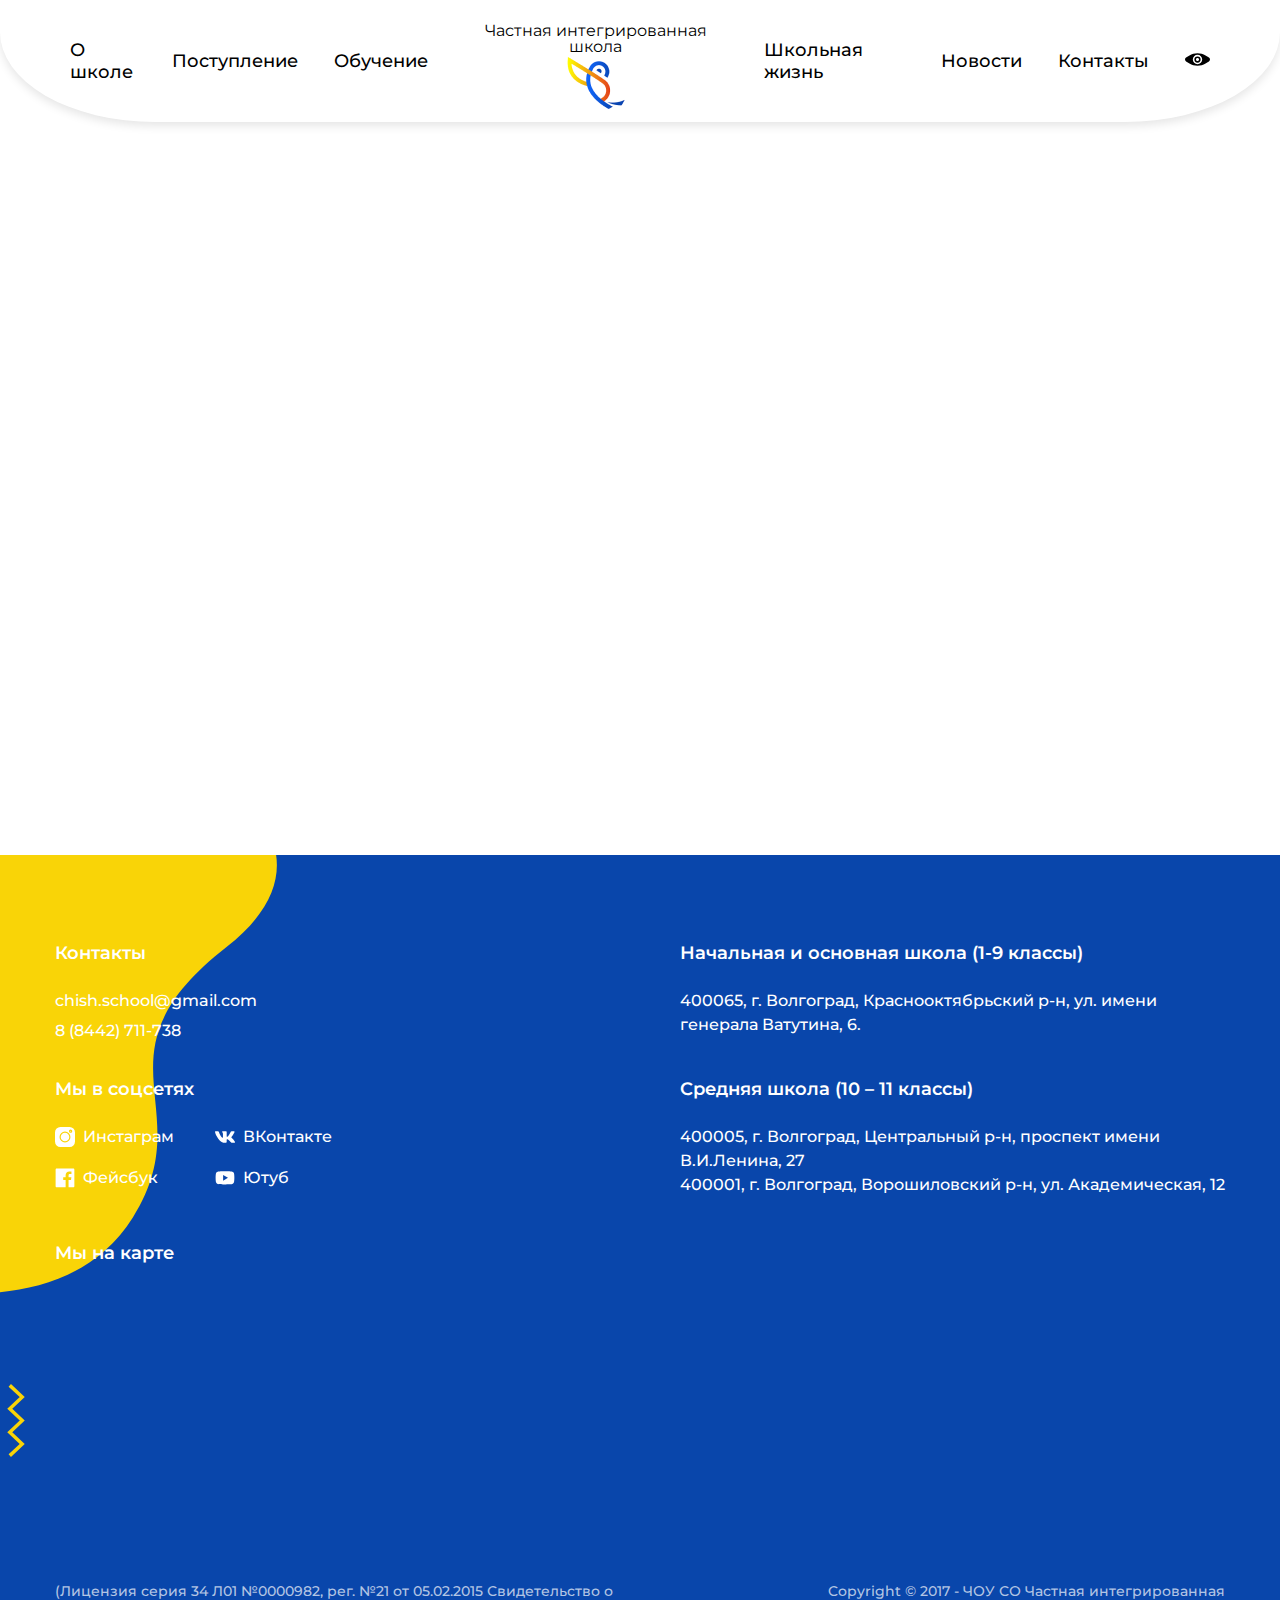
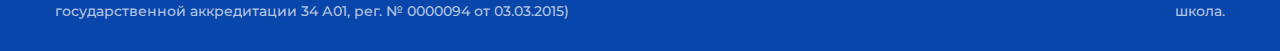
<file: page.html>
<!DOCTYPE html>
<html lang="ru">

<head>
    <meta charset="UTF-8">
    <meta name="viewport" content="width=device-width, initial-scale=1.0">
    <title>CHISH / Main</title>
    <link rel="preconnect" href="https://fonts.googleapis.com">
    <link rel="preconnect" href="https://fonts.gstatic.com" crossorigin>
    <link href="https://fonts.googleapis.com/css2?family=Montserrat:wght@300;500;600;700&display=swap" rel="stylesheet">
    <!-- CSS -->
    <link rel="stylesheet" href="./css/style.min.css">
    <!-- Favicon -->
    <link rel="apple-touch-icon" sizes="180x180" href="images/favicon/apple-touch-icon.png">
    <link rel="icon" type="image/png" sizes="32x32" href="images/favicon/favicon-32x32.png">
    <link rel="icon" type="image/png" sizes="16x16" href="images/favicon/favicon-16x16.png">
    <link rel="manifest" href="images/favicon/site.webmanifest">
    <link rel="mask-icon" href="images/favicon/safari-pinned-tab.svg" color="#5bbad5">
    <link rel="shortcut icon" href="images/favicon/favicon.ico">
    <meta name="msapplication-TileColor" content="#da532c">
    <meta name="msapplication-config" content="images/favicon/browserconfig.xml">
    <meta name="theme-color" content="#ffffff">
</head>

<body>
    <!-- Header -->
    <header class="header">
        <div class="header__inner header__inner--white">
            <nav class="header__nav">

                <ul class="header__nav-list">
                    <li class="header__nav-item">
                        <a href="#" class="header__nav-link">О школе</a>
                        <!-- Sub Nav -->
                        <div class="header__subnav">
                            <div class="header__subnav-item">
                                <a href="#" class="header__subnav-link">Основные сведения</a>
                                <img src="./images/subnav-arrow.svg" alt="" class="header__subnav-arrow">
                            </div>
                            <!-- Second subnav -->
                            <div class="header__second-subnav">
                                <div class="header__second-subnav-item">
                                    <a href="#" class="header__second-subnav-link">Структура и органы управления
                                        школой</a>
                                </div>
                                <div class="header__second-subnav-item">
                                    <a href="#" class="header__second-subnav-link">Документы</a>
                                </div>
                                <div class="header__second-subnav-item">
                                    <a href="#" class="header__second-subnav-link">Образование</a>
                                </div>
                                <div class="header__second-subnav-item">
                                    <a href="#" class="header__second-subnav-link">Образовательные стандарты</a>
                                </div>
                                <div class="header__second-subnav-item">
                                    <a href="#" class="header__second-subnav-link"> Руководство. Педагогический
                                        состав</a>
                                </div>
                                <div class="header__second-subnav-item">
                                    <a href="#" class="header__second-subnav-link"> Материально-техническое обеспечение
                                        и оснащенность
                                        образовательного процесса</a>
                                </div>
                                <div class="header__second-subnav-item">
                                    <a href="#" class="header__second-subnav-link">Стипендии и иные виды материальной
                                        поддержки</a>
                                </div>
                                <div class="header__second-subnav-item">
                                    <a href="#" class="header__second-subnav-link">Платные образовательные услуги</a>
                                </div>
                                <div class="header__second-subnav-item">
                                    <a href="#" class="header__second-subnav-link">Финансово-хозяйственная
                                        деятельность</a>
                                </div>
                                <div class="header__second-subnav-item">
                                    <a href="#" class="header__second-subnav-link">Вакантные места для приема
                                        (перевода)</a>
                                </div>
                            </div>
                            <!-- ./ Second subnav -->
                            <div class="header__subnav-item">
                                <a href="#" class="header__subnav-link">Приветствие директора</a>
                                <img src="./images/subnav-arrow.svg" alt="" class="header__subnav-arrow">
                            </div>
                            <!-- Second subnav -->
                            <div class="header__second-subnav">
                                <div class="header__second-subnav-item">
                                    <a href="#" class="header__second-subnav-link">Стипендии и иные виды материальной
                                        поддержки</a>
                                </div>
                                <div class="header__second-subnav-item">
                                    <a href="#" class="header__second-subnav-link">Платные образовательные услуги</a>
                                </div>
                                <div class="header__second-subnav-item">
                                    <a href="#" class="header__second-subnav-link">Финансово-хозяйственная
                                        деятельность</a>
                                </div>
                                <div class="header__second-subnav-item">
                                    <a href="#" class="header__second-subnav-link">Вакантные места для приема
                                        (перевода)</a>
                                </div>
                                <div class="header__second-subnav-item">
                                    <a href="#" class="header__second-subnav-link">Структура и органы управления
                                        школой</a>
                                </div>
                                <div class="header__second-subnav-item">
                                    <a href="#" class="header__second-subnav-link">Документы</a>
                                </div>
                                <div class="header__second-subnav-item">
                                    <a href="#" class="header__second-subnav-link">Образование</a>
                                </div>
                                <div class="header__second-subnav-item">
                                    <a href="#" class="header__second-subnav-link">Образовательные стандарты</a>
                                </div>
                                <div class="header__second-subnav-item">
                                    <a href="#" class="header__second-subnav-link"> Руководство. Педагогический
                                        состав</a>
                                </div>
                                <div class="header__second-subnav-item">
                                    <a href="#" class="header__second-subnav-link"> Материально-техническое обеспечение
                                        и оснащенность
                                        образовательного процесса</a>
                                </div>
                            </div>
                            <!-- ./ Second subnav -->
                            <div class="header__subnav-item">
                                <a href="#" class="header__subnav-link">Наша миссия и ценности. Заповеди учителя</a>
                            </div>
                            <div class="header__subnav-item">
                                <a href="#" class="header__subnav-link">Правила школьной жизни. Заповеди ученика</a>
                                <img src="./images/subnav-arrow.svg" alt="" class="header__subnav-arrow">
                            </div>
                            <!-- Second subnav -->
                            <div class="header__second-subnav">
                                <div class="header__second-subnav-item">
                                    <a href="#" class="header__second-subnav-link">Стипендии и иные виды материальной
                                        поддержки</a>
                                </div>
                                <div class="header__second-subnav-item">
                                    <a href="#" class="header__second-subnav-link">Платные образовательные услуги</a>
                                </div>
                                <div class="header__second-subnav-item">
                                    <a href="#" class="header__second-subnav-link">Финансово-хозяйственная
                                        деятельность</a>
                                </div>
                                <div class="header__second-subnav-item">
                                    <a href="#" class="header__second-subnav-link">Вакантные места для приема
                                        (перевода)</a>
                                </div>
                                <div class="header__second-subnav-item">
                                    <a href="#" class="header__second-subnav-link">Структура и органы управления
                                        школой</a>
                                </div>
                                <div class="header__second-subnav-item">
                                    <a href="#" class="header__second-subnav-link">Документы</a>
                                </div>
                                <div class="header__second-subnav-item">
                                    <a href="#" class="header__second-subnav-link">Образование</a>
                                </div>
                                <div class="header__second-subnav-item">
                                    <a href="#" class="header__second-subnav-link">Образовательные стандарты</a>
                                </div>
                                <div class="header__second-subnav-item">
                                    <a href="#" class="header__second-subnav-link"> Руководство. Педагогический
                                        состав</a>
                                </div>
                                <div class="header__second-subnav-item">
                                    <a href="#" class="header__second-subnav-link"> Материально-техническое обеспечение
                                        и оснащенность
                                        образовательного процесса</a>
                                </div>
                            </div>
                            <!-- ./ Second subnav -->
                            <div class="header__subnav-item">
                                <a href="#" class="header__subnav-link">Выпускники. Истории успеха</a>
                            </div>
                        </div>
                        <!-- ./ Sub Nav -->
                    </li>
                    <li class="header__nav-item">
                        <a href="#" class="header__nav-link">Поступление</a>
                        <!-- Sub Nav -->
                        <div class="header__subnav">
                            <div class="header__subnav-item">
                                <a href="#" class="header__subnav-link">Основные сведения</a>
                                <img src="./images/subnav-arrow.svg" alt="" class="header__subnav-arrow">
                            </div>
                            <!-- Second subnav -->
                            <div class="header__second-subnav">
                                <div class="header__second-subnav-item">
                                    <a href="#" class="header__second-subnav-link">Структура и органы управления
                                        школой</a>
                                </div>
                                <div class="header__second-subnav-item">
                                    <a href="#" class="header__second-subnav-link">Документы</a>
                                </div>
                                <div class="header__second-subnav-item">
                                    <a href="#" class="header__second-subnav-link">Образование</a>
                                </div>
                                <div class="header__second-subnav-item">
                                    <a href="#" class="header__second-subnav-link">Образовательные стандарты</a>
                                </div>
                                <div class="header__second-subnav-item">
                                    <a href="#" class="header__second-subnav-link"> Руководство. Педагогический
                                        состав</a>
                                </div>
                                <div class="header__second-subnav-item">
                                    <a href="#" class="header__second-subnav-link"> Материально-техническое обеспечение
                                        и оснащенность
                                        образовательного процесса</a>
                                </div>
                                <div class="header__second-subnav-item">
                                    <a href="#" class="header__second-subnav-link">Стипендии и иные виды материальной
                                        поддержки</a>
                                </div>
                                <div class="header__second-subnav-item">
                                    <a href="#" class="header__second-subnav-link">Платные образовательные услуги</a>
                                </div>
                                <div class="header__second-subnav-item">
                                    <a href="#" class="header__second-subnav-link">Финансово-хозяйственная
                                        деятельность</a>
                                </div>
                                <div class="header__second-subnav-item">
                                    <a href="#" class="header__second-subnav-link">Вакантные места для приема
                                        (перевода)</a>
                                </div>
                            </div>
                            <!-- ./ Second subnav -->
                            <div class="header__subnav-item">
                                <a href="#" class="header__subnav-link">Приветствие директора</a>
                                <img src="./images/subnav-arrow.svg" alt="" class="header__subnav-arrow">
                            </div>
                            <!-- Second subnav -->
                            <div class="header__second-subnav">
                                <div class="header__second-subnav-item">
                                    <a href="#" class="header__second-subnav-link">Стипендии и иные виды материальной
                                        поддержки</a>
                                </div>
                                <div class="header__second-subnav-item">
                                    <a href="#" class="header__second-subnav-link">Платные образовательные услуги</a>
                                </div>
                                <div class="header__second-subnav-item">
                                    <a href="#" class="header__second-subnav-link">Финансово-хозяйственная
                                        деятельность</a>
                                </div>
                                <div class="header__second-subnav-item">
                                    <a href="#" class="header__second-subnav-link">Вакантные места для приема
                                        (перевода)</a>
                                </div>
                                <div class="header__second-subnav-item">
                                    <a href="#" class="header__second-subnav-link">Структура и органы управления
                                        школой</a>
                                </div>
                                <div class="header__second-subnav-item">
                                    <a href="#" class="header__second-subnav-link">Документы</a>
                                </div>
                                <div class="header__second-subnav-item">
                                    <a href="#" class="header__second-subnav-link">Образование</a>
                                </div>
                                <div class="header__second-subnav-item">
                                    <a href="#" class="header__second-subnav-link">Образовательные стандарты</a>
                                </div>
                                <div class="header__second-subnav-item">
                                    <a href="#" class="header__second-subnav-link"> Руководство. Педагогический
                                        состав</a>
                                </div>
                                <div class="header__second-subnav-item">
                                    <a href="#" class="header__second-subnav-link"> Материально-техническое обеспечение
                                        и оснащенность
                                        образовательного процесса</a>
                                </div>
                            </div>
                            <!-- ./ Second subnav -->
                            <div class="header__subnav-item">
                                <a href="#" class="header__subnav-link">Наша миссия и ценности. Заповеди учителя</a>
                            </div>
                            <div class="header__subnav-item">
                                <a href="#" class="header__subnav-link">Правила школьной жизни. Заповеди ученика</a>
                                <img src="./images/subnav-arrow.svg" alt="" class="header__subnav-arrow">
                            </div>
                            <!-- Second subnav -->
                            <div class="header__second-subnav">
                                <div class="header__second-subnav-item">
                                    <a href="#" class="header__second-subnav-link">Стипендии и иные виды материальной
                                        поддержки</a>
                                </div>
                                <div class="header__second-subnav-item">
                                    <a href="#" class="header__second-subnav-link">Платные образовательные услуги</a>
                                </div>
                                <div class="header__second-subnav-item">
                                    <a href="#" class="header__second-subnav-link">Финансово-хозяйственная
                                        деятельность</a>
                                </div>
                                <div class="header__second-subnav-item">
                                    <a href="#" class="header__second-subnav-link">Вакантные места для приема
                                        (перевода)</a>
                                </div>
                                <div class="header__second-subnav-item">
                                    <a href="#" class="header__second-subnav-link">Структура и органы управления
                                        школой</a>
                                </div>
                                <div class="header__second-subnav-item">
                                    <a href="#" class="header__second-subnav-link">Документы</a>
                                </div>
                                <div class="header__second-subnav-item">
                                    <a href="#" class="header__second-subnav-link">Образование</a>
                                </div>
                                <div class="header__second-subnav-item">
                                    <a href="#" class="header__second-subnav-link">Образовательные стандарты</a>
                                </div>
                                <div class="header__second-subnav-item">
                                    <a href="#" class="header__second-subnav-link"> Руководство. Педагогический
                                        состав</a>
                                </div>
                                <div class="header__second-subnav-item">
                                    <a href="#" class="header__second-subnav-link"> Материально-техническое обеспечение
                                        и оснащенность
                                        образовательного процесса</a>
                                </div>
                            </div>
                            <!-- ./ Second subnav -->
                            <div class="header__subnav-item">
                                <a href="#" class="header__subnav-link">Выпускники. Истории успеха</a>
                            </div>
                        </div>
                        <!-- ./ Sub Nav -->
                    </li>
                    <li class="header__nav-item">
                        <a href="#" class="header__nav-link">Обучение</a>
                        <!-- Sub Nav -->
                        <div class="header__subnav">
                            <div class="header__subnav-item">
                                <a href="#" class="header__subnav-link">Основные сведения</a>
                                <img src="./images/subnav-arrow.svg" alt="" class="header__subnav-arrow">
                            </div>
                            <!-- Second subnav -->
                            <div class="header__second-subnav">
                                <div class="header__second-subnav-item">
                                    <a href="#" class="header__second-subnav-link">Структура и органы управления
                                        школой</a>
                                </div>
                                <div class="header__second-subnav-item">
                                    <a href="#" class="header__second-subnav-link">Документы</a>
                                </div>
                                <div class="header__second-subnav-item">
                                    <a href="#" class="header__second-subnav-link">Образование</a>
                                </div>
                                <div class="header__second-subnav-item">
                                    <a href="#" class="header__second-subnav-link">Образовательные стандарты</a>
                                </div>
                                <div class="header__second-subnav-item">
                                    <a href="#" class="header__second-subnav-link"> Руководство. Педагогический
                                        состав</a>
                                </div>
                                <div class="header__second-subnav-item">
                                    <a href="#" class="header__second-subnav-link"> Материально-техническое обеспечение
                                        и оснащенность
                                        образовательного процесса</a>
                                </div>
                                <div class="header__second-subnav-item">
                                    <a href="#" class="header__second-subnav-link">Стипендии и иные виды материальной
                                        поддержки</a>
                                </div>
                                <div class="header__second-subnav-item">
                                    <a href="#" class="header__second-subnav-link">Платные образовательные услуги</a>
                                </div>
                                <div class="header__second-subnav-item">
                                    <a href="#" class="header__second-subnav-link">Финансово-хозяйственная
                                        деятельность</a>
                                </div>
                                <div class="header__second-subnav-item">
                                    <a href="#" class="header__second-subnav-link">Вакантные места для приема
                                        (перевода)</a>
                                </div>
                            </div>
                            <!-- ./ Second subnav -->
                            <div class="header__subnav-item">
                                <a href="#" class="header__subnav-link">Приветствие директора</a>
                                <img src="./images/subnav-arrow.svg" alt="" class="header__subnav-arrow">
                            </div>
                            <!-- Second subnav -->
                            <div class="header__second-subnav">
                                <div class="header__second-subnav-item">
                                    <a href="#" class="header__second-subnav-link">Стипендии и иные виды материальной
                                        поддержки</a>
                                </div>
                                <div class="header__second-subnav-item">
                                    <a href="#" class="header__second-subnav-link">Платные образовательные услуги</a>
                                </div>
                                <div class="header__second-subnav-item">
                                    <a href="#" class="header__second-subnav-link">Финансово-хозяйственная
                                        деятельность</a>
                                </div>
                                <div class="header__second-subnav-item">
                                    <a href="#" class="header__second-subnav-link">Вакантные места для приема
                                        (перевода)</a>
                                </div>
                                <div class="header__second-subnav-item">
                                    <a href="#" class="header__second-subnav-link">Структура и органы управления
                                        школой</a>
                                </div>
                                <div class="header__second-subnav-item">
                                    <a href="#" class="header__second-subnav-link">Документы</a>
                                </div>
                                <div class="header__second-subnav-item">
                                    <a href="#" class="header__second-subnav-link">Образование</a>
                                </div>
                                <div class="header__second-subnav-item">
                                    <a href="#" class="header__second-subnav-link">Образовательные стандарты</a>
                                </div>
                                <div class="header__second-subnav-item">
                                    <a href="#" class="header__second-subnav-link"> Руководство. Педагогический
                                        состав</a>
                                </div>
                                <div class="header__second-subnav-item">
                                    <a href="#" class="header__second-subnav-link"> Материально-техническое обеспечение
                                        и оснащенность
                                        образовательного процесса</a>
                                </div>
                            </div>
                            <!-- ./ Second subnav -->
                            <div class="header__subnav-item">
                                <a href="#" class="header__subnav-link">Наша миссия и ценности. Заповеди учителя</a>
                            </div>
                            <div class="header__subnav-item">
                                <a href="#" class="header__subnav-link">Правила школьной жизни. Заповеди ученика</a>
                                <img src="./images/subnav-arrow.svg" alt="" class="header__subnav-arrow">
                            </div>
                            <!-- Second subnav -->
                            <div class="header__second-subnav">
                                <div class="header__second-subnav-item">
                                    <a href="#" class="header__second-subnav-link">Стипендии и иные виды материальной
                                        поддержки</a>
                                </div>
                                <div class="header__second-subnav-item">
                                    <a href="#" class="header__second-subnav-link">Платные образовательные услуги</a>
                                </div>
                                <div class="header__second-subnav-item">
                                    <a href="#" class="header__second-subnav-link">Финансово-хозяйственная
                                        деятельность</a>
                                </div>
                                <div class="header__second-subnav-item">
                                    <a href="#" class="header__second-subnav-link">Вакантные места для приема
                                        (перевода)</a>
                                </div>
                                <div class="header__second-subnav-item">
                                    <a href="#" class="header__second-subnav-link">Структура и органы управления
                                        школой</a>
                                </div>
                                <div class="header__second-subnav-item">
                                    <a href="#" class="header__second-subnav-link">Документы</a>
                                </div>
                                <div class="header__second-subnav-item">
                                    <a href="#" class="header__second-subnav-link">Образование</a>
                                </div>
                                <div class="header__second-subnav-item">
                                    <a href="#" class="header__second-subnav-link">Образовательные стандарты</a>
                                </div>
                                <div class="header__second-subnav-item">
                                    <a href="#" class="header__second-subnav-link"> Руководство. Педагогический
                                        состав</a>
                                </div>
                                <div class="header__second-subnav-item">
                                    <a href="#" class="header__second-subnav-link"> Материально-техническое обеспечение
                                        и оснащенность
                                        образовательного процесса</a>
                                </div>
                            </div>
                            <!-- ./ Second subnav -->
                            <div class="header__subnav-item">
                                <a href="#" class="header__subnav-link">Выпускники. Истории успеха</a>
                            </div>
                        </div>
                        <!-- ./ Sub Nav -->
                    </li>
                </ul>
            </nav>
            <a href="#" class="header__logo">
                <img src="./images/header-logo.png" alt="" class="header__logo-img">
                <p class="header__logo-text">Частная интегрированная школа</p>
            </a>
            <nav class="header__nav">
                <ul class="header__nav-list">
                    <li class="header__nav-item">
                        <a href="#" class="header__nav-link">Школьная жизнь</a>
                    </li>
                    <li class="header__nav-item">
                        <a href="#" class="header__nav-link">Новости</a>
                    </li>
                    <li class="header__nav-item">
                        <a href="#" class="header__nav-link">Контакты</a>
                    </li>
                    <li class="header__nav-item">
                        <a href="#" class="header__nav-link header__nav-link--eye"></a>
                    </li>
                </ul>
            </nav>
            <!-- Phone Contact -->
            <div class="header__tel">
                <img src="./images/phone-ico.svg" alt="Tel" class="header__tel-icon">
                8 (8442) 711-738
            </div>
            <!-- ./ phone -->
            <!-- Burger -->
            <button class="header__burger">
                <span class="header__burger-line header__burger-line--first">Burger Line</span>
                <span class="header__burger-line header__burger-line--second">Burger Line</span>
                <span class="header__burger-line header__burger-line--third">Burger Line</span>
            </button>
            <!-- ./ Burger -->
        </div>
    </header>
    <!-- ./ Header -->

    <!-- Mobile Nav -->
    <nav class="mobile-nav">
        <img src="./images/header-logo.png" alt="" class="mobile-nav__logo">
        <h4 class="mobile-nav__title">Частная интегрированная школа</h4>
        <ul class="mobile-nav__list">
            <li class="mobile-nav__item">
                <a href="#" class="mobile-nav__link">О школе</a>
            </li>
            <li class="mobile-nav__item">
                <a href="#" class="mobile-nav__link">Поступление</a>
            </li>
            <li class="mobile-nav__item">
                <a href="#" class="mobile-nav__link">Обучение</a>
            </li>
            <li class="mobile-nav__item">
                <a href="#" class="mobile-nav__link">Школьная жизнь</a>
            </li>
            <li class="mobile-nav__item">
                <a href="#" class="mobile-nav__link">Новости</a>
            </li>
            <li class="mobile-nav__item">
                <a href="#" class="mobile-nav__link">Контакты</a>
            </li>
        </ul>
        <ul class="mobile-nav__social">
            <li class="mobile-nav__social-item">
                <a href="#" class="mobile-nav__social-link">
                    <img src="./images/mobile-nav-insta.svg" alt="" class="mobile-nav__social-img">
                </a>
            </li>

            <li class="mobile-nav__social-item">
                <a href="#" class="mobile-nav__social-link">
                    <img src="./images/mobile-nav-fb.svg" alt="" class="mobile-nav__social-img">
                </a>
            </li>

            <li class="mobile-nav__social-item">
                <a href="#" class="mobile-nav__social-link">
                    <img src="./images/mobile-nav-vk.svg" alt="" class="mobile-nav__social-img">
                </a>
            </li>

            <li class="mobile-nav__social-item">
                <a href="#" class="mobile-nav__social-link">
                    <img src="./images/mobile-nav-youtube.svg" alt="" class="mobile-nav__social-img">
                </a>
            </li>
        </ul>
    </nav>
    <!-- ./ Mobile Nav -->

    <div class="wrapper">

        <main class="main">

        </main>


        <!-- Footer -->
        <footer class="footer">
            <div class="container">
                <div class="footer__inner">

                    <div class="footer__contact footer__box">
                        <h4 class="footer__title">Контакты</h4>
                        <p class="footer__contact-text">chish.school@gmail.com</p>
                        <p class="footer__contact-text">8 (8442) 711-738</p>
                    </div>

                    <address class="footer__address footer__box">
                        <p class="footer__title">Начальная и основная школа (1-9 классы)</p>
                        <p class="footer__address-text">400065, г. Волгоград, Краснооктябрьский р-н,
                            ул. имени генерала Ватутина, 6.</p>
                    </address>

                    <div class="footer__social footer__box">
                        <h4 class="footer__title">Мы в соцсетях</h4>
                        <ul class="footer__social-list">
                            <li class="footer__social-item">
                                <a href="#" class="footer__social-link">
                                    <img src="./images/insta-ico.svg" alt="Insta" class="footer__social-img">
                                    <p class="footer__social-text">Инстаграм</p>
                                </a>
                            </li>

                            <li class="footer__social-item">
                                <a href="#" class="footer__social-link">
                                    <img src="./images/vk-ico.svg" alt="Insta" class="footer__social-img">
                                    <p class="footer__social-text">ВКонтакте</p>
                                </a>
                            </li>

                            <li class="footer__social-item">
                                <a href="#" class="footer__social-link">
                                    <img src="./images/fb-ico.svg" alt="Insta" class="footer__social-img">
                                    <p class="footer__social-text">Фейсбук</p>
                                </a>
                            </li>

                            <li class="footer__social-item">
                                <a href="#" class="footer__social-link">
                                    <img src="./images/youtube-ico.svg" alt="Insta" class="footer__social-img">
                                    <p class="footer__social-text">Ютуб</p>
                                </a>
                            </li>
                        </ul>
                    </div>


                    <address class="footer__address footer__box">
                        <p class="footer__title">Средняя школа (10 – 11 классы)</p>
                        <p class="footer__address-text">400005, г. Волгоград, Центральный р-н,
                            проспект имени В.И.Ленина, 27</p>
                        <p class="footer__address-text">400001, г. Волгоград, Ворошиловский р-н,
                            ул. Академическая, 12</p>
                    </address>

                    <div class="footer__map footer__box">
                        <h4 class="footer__title">Мы на карте</h4>
                        <iframe class="footer__map-frame"
                            src="https://www.google.com/maps/embed?pb=!1m18!1m12!1m3!1d2633.499727134558!2d44.49475741584918!3d48.69592872008565!2m3!1f0!2f0!3f0!3m2!1i1024!2i768!4f13.1!3m3!1m2!1s0x411acb530a4f8a15%3A0x98ab5501f2f47d11!2sAkademicheskaya%20Ulitsa%2C%2012%2C%20Volgograd%2C%20Volgogradskaya%20oblast&#39;%2C%20Russia%2C%20400001!5e0!3m2!1sen!2sge!4v1637942677901!5m2!1sen!2sge"
                            style="border:0;" allowfullscreen="" loading="lazy"></iframe>
                    </div>


                </div>
                <div class="footer__copyright">
                    <p class="footer__copyright-text">(Лицензия серия 34 Л01 №0000982, рег. №21 от 05.02.2015
                        Свидетельство о государственной аккредитации 34 А01, рег. № 0000094 от 03.03.2015)</p>
                    <p class="footer__copyright-text">Copyright © 2017 - ЧОУ СО Частная интегрированная школа.</p>
                </div>
            </div>
        </footer>
        <!-- ./Footer -->

    </div>

   
    
    <!-- JS -->
    <script src="./js/main.min.js"></script>
</body>

</html>
</file>
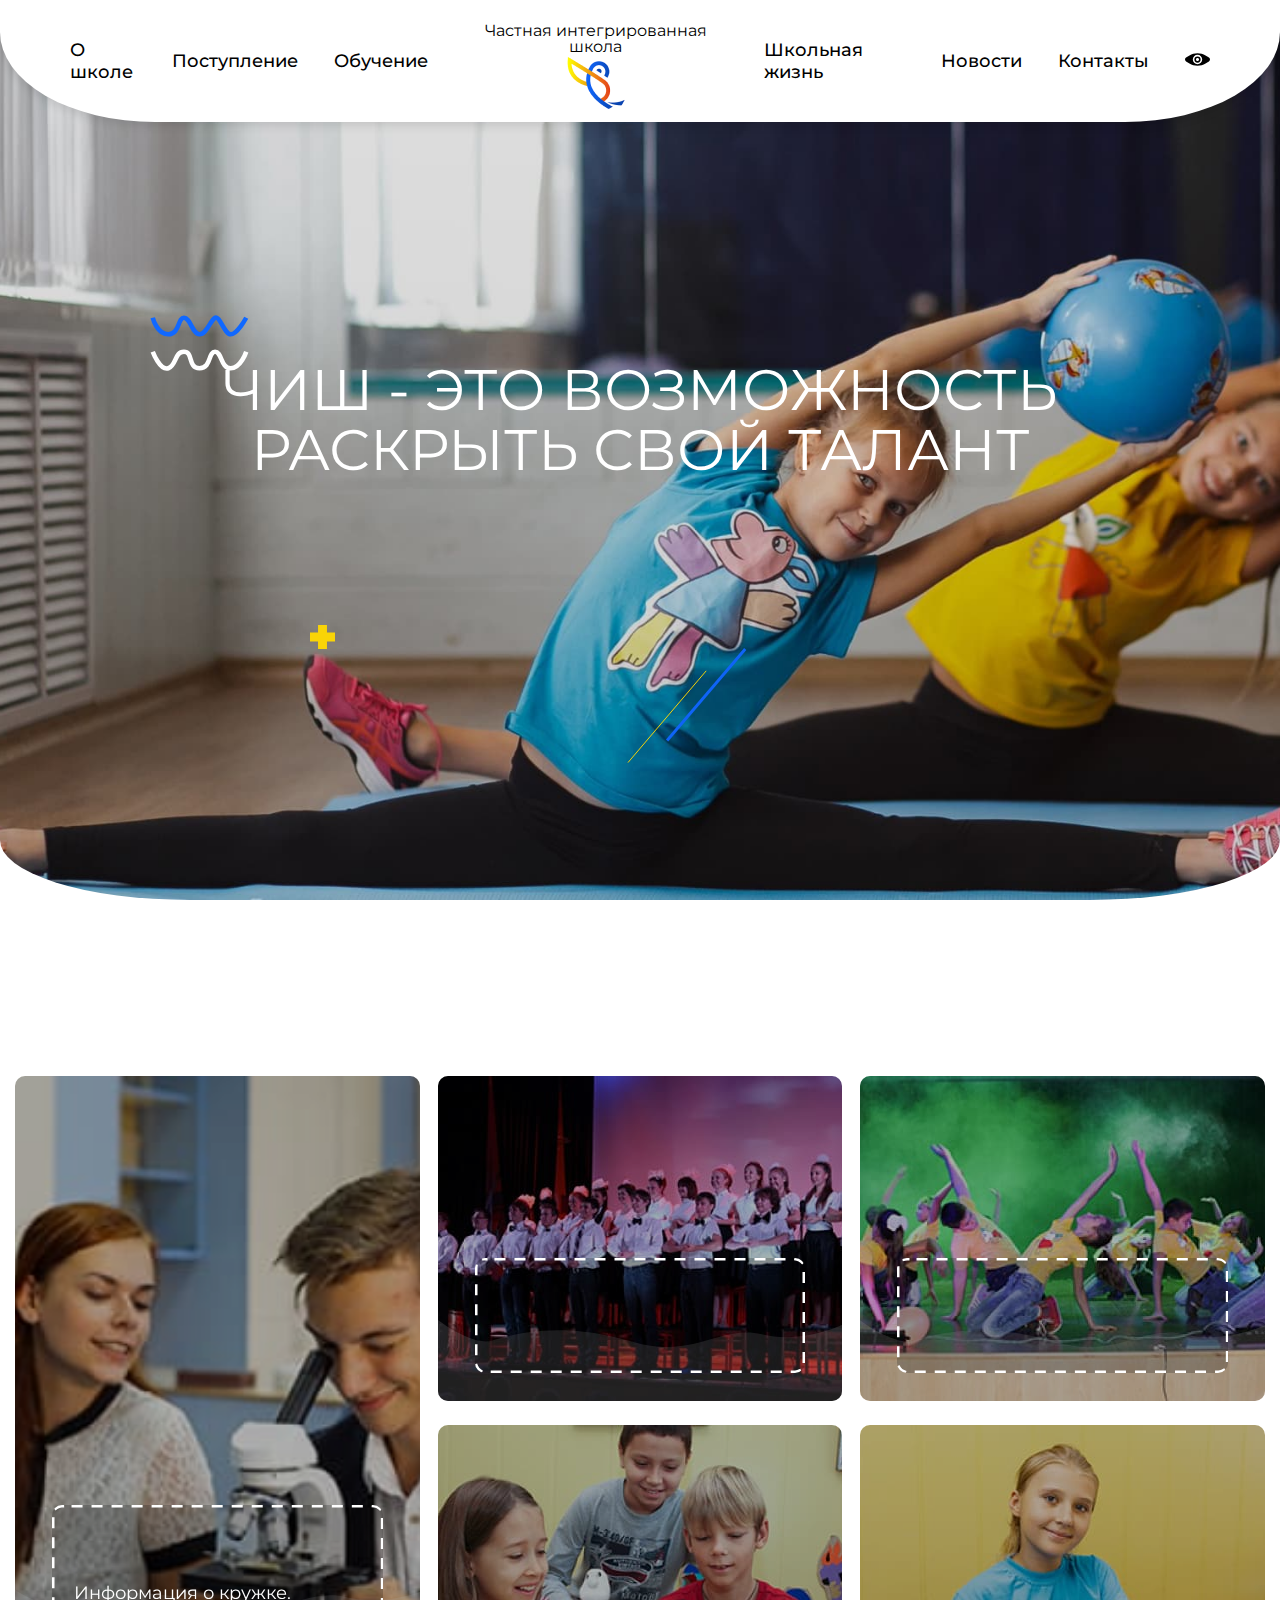
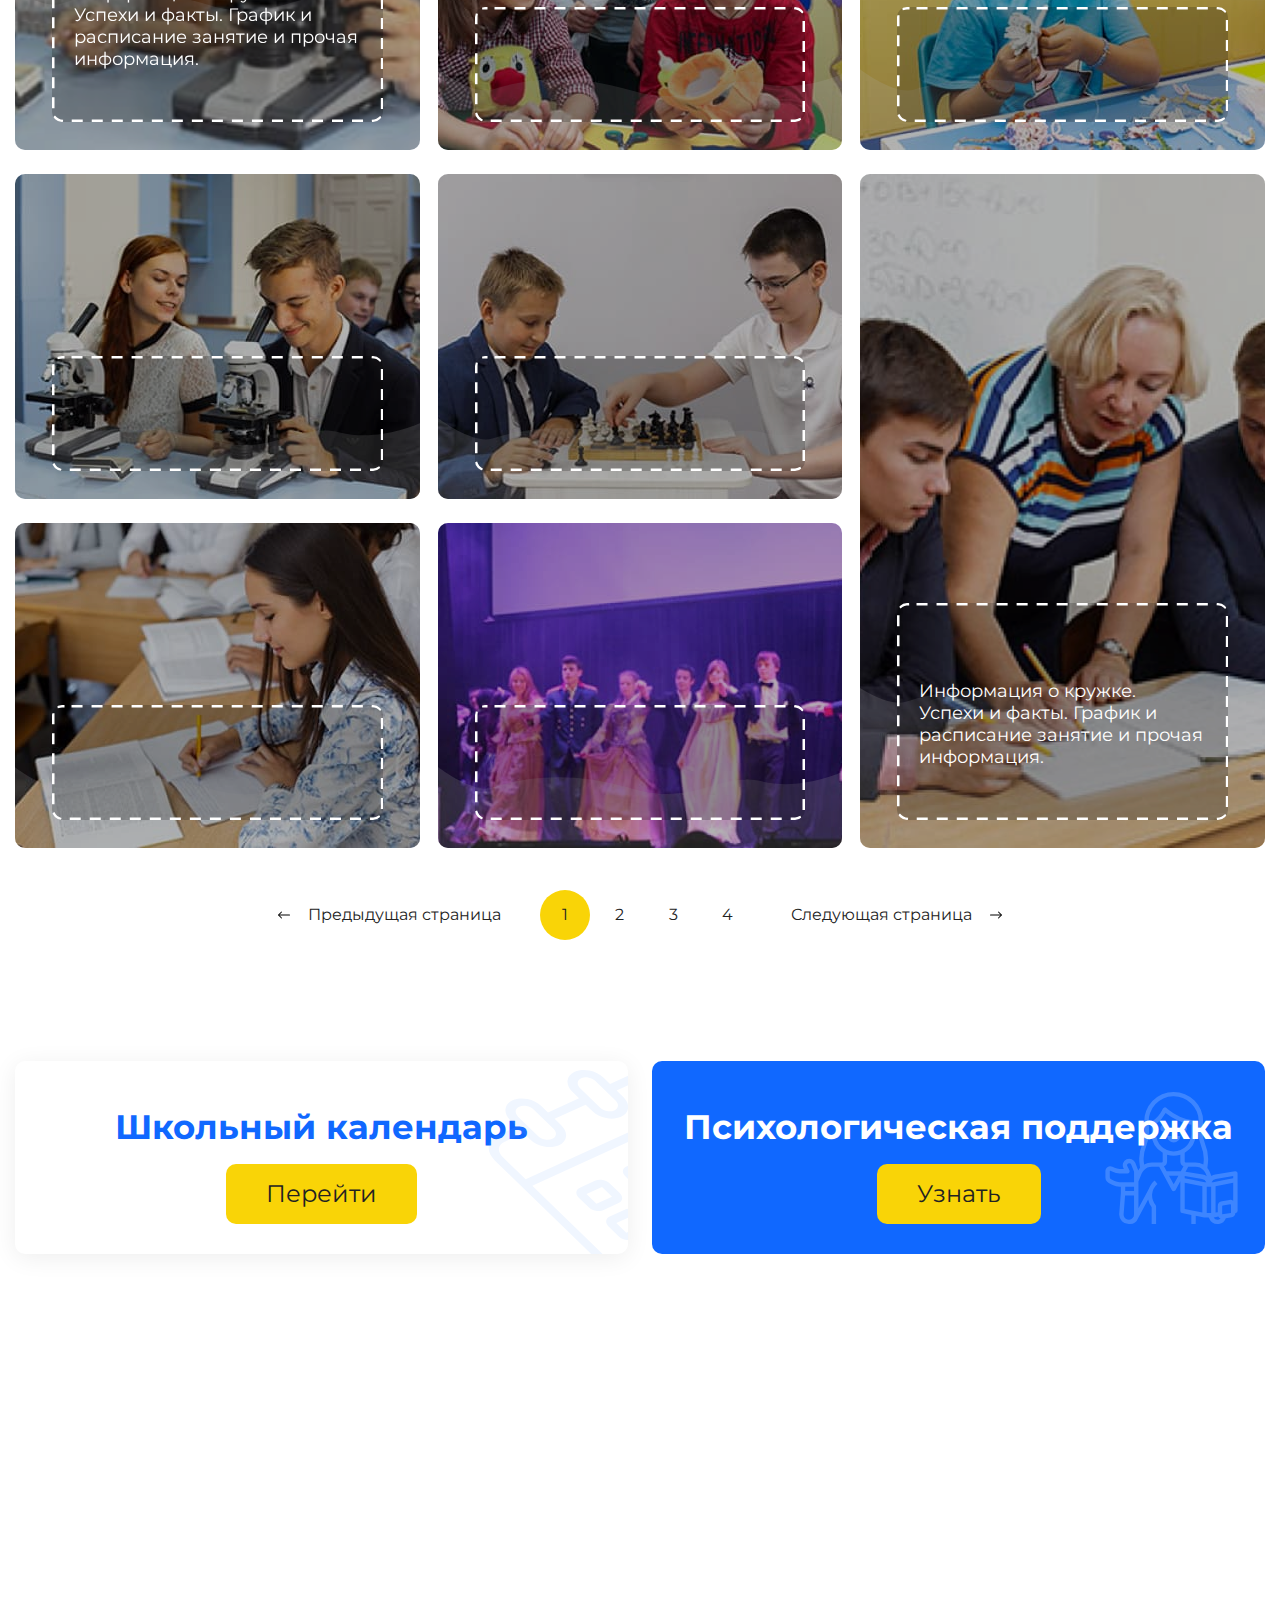
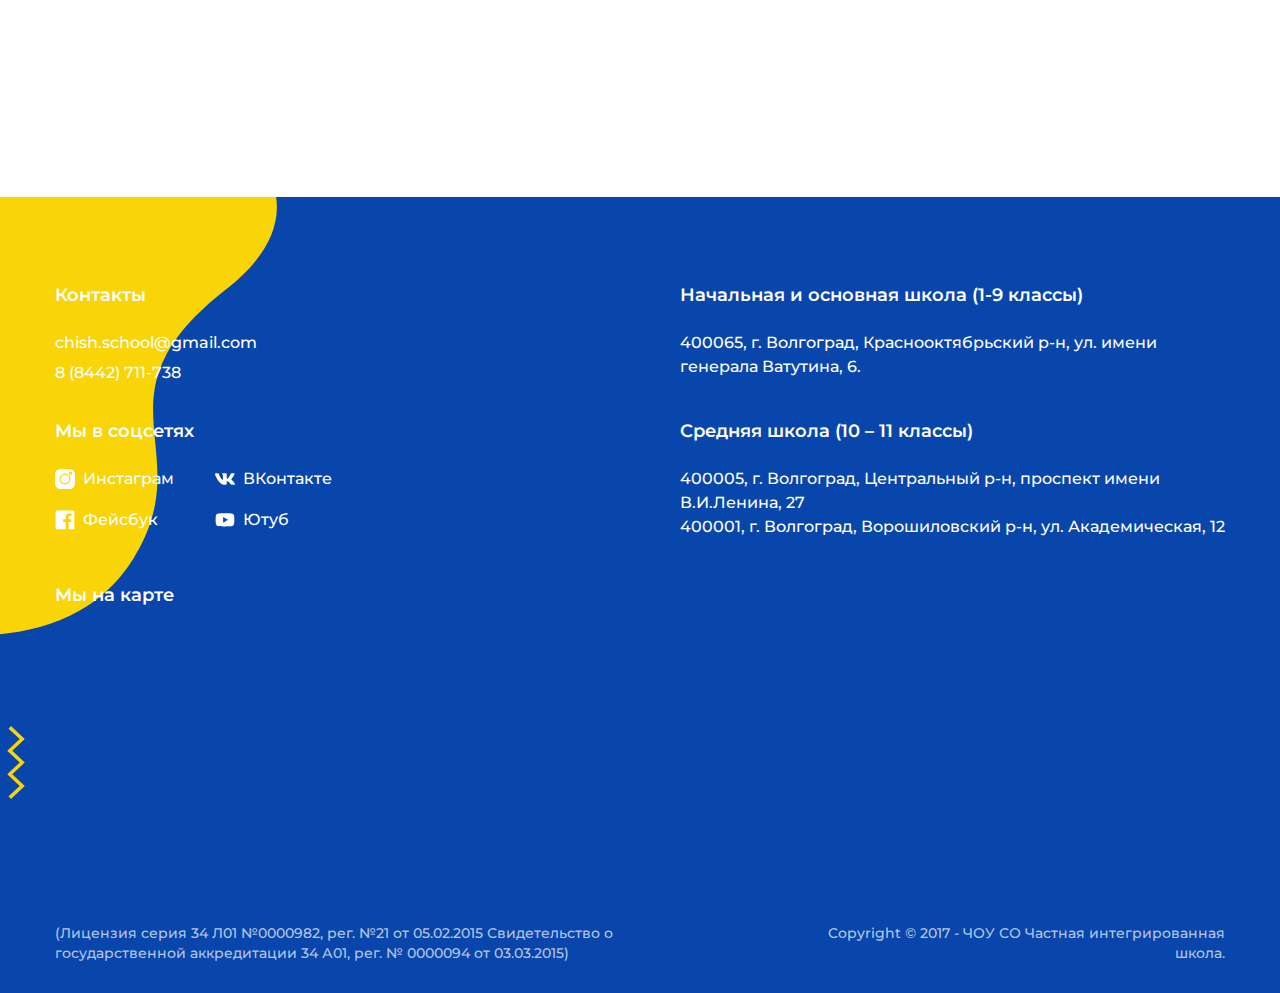
<file: school-life.html>
<!DOCTYPE html>
<html lang="ru">

<head>
    <meta charset="UTF-8">
    <meta name="viewport" content="width=device-width, initial-scale=1.0">
    <title>CHISH / Школьная жизнь</title>
    <link rel="preconnect" href="https://fonts.googleapis.com">
    <link rel="preconnect" href="https://fonts.gstatic.com" crossorigin>
    <link href="https://fonts.googleapis.com/css2?family=Montserrat:wght@300;500;600;700&display=swap" rel="stylesheet">
    <!-- CSS -->
    <link rel="stylesheet" href="./css/style.min.css">
    <!-- Favicon -->
    <link rel="apple-touch-icon" sizes="180x180" href="images/favicon/apple-touch-icon.png">
    <link rel="icon" type="image/png" sizes="32x32" href="images/favicon/favicon-32x32.png">
    <link rel="icon" type="image/png" sizes="16x16" href="images/favicon/favicon-16x16.png">
    <link rel="manifest" href="images/favicon/site.webmanifest">
    <link rel="mask-icon" href="images/favicon/safari-pinned-tab.svg" color="#5bbad5">
    <link rel="shortcut icon" href="images/favicon/favicon.ico">
    <meta name="msapplication-TileColor" content="#da532c">
    <meta name="msapplication-config" content="images/favicon/browserconfig.xml">
    <meta name="theme-color" content="#ffffff">
</head>

<body>
    <!-- Header -->
    <header class="header">
        <div class="header__inner header__inner--white">
            <nav class="header__nav">

                <ul class="header__nav-list">
                    <li class="header__nav-item">
                        <a href="#" class="header__nav-link">О школе</a>
                        <!-- Sub Nav -->
                        <div class="header__subnav">
                            <div class="header__subnav-item">
                                <a href="#" class="header__subnav-link">Основные сведения</a>
                                <img src="./images/subnav-arrow.svg" alt="" class="header__subnav-arrow">
                            </div>
                            <!-- Second subnav -->
                            <div class="header__second-subnav">
                                <div class="header__second-subnav-item">
                                    <a href="#" class="header__second-subnav-link">Структура и органы управления
                                        школой</a>
                                </div>
                                <div class="header__second-subnav-item">
                                    <a href="#" class="header__second-subnav-link">Документы</a>
                                </div>
                                <div class="header__second-subnav-item">
                                    <a href="#" class="header__second-subnav-link">Образование</a>
                                </div>
                                <div class="header__second-subnav-item">
                                    <a href="#" class="header__second-subnav-link">Образовательные стандарты</a>
                                </div>
                                <div class="header__second-subnav-item">
                                    <a href="#" class="header__second-subnav-link"> Руководство. Педагогический
                                        состав</a>
                                </div>
                                <div class="header__second-subnav-item">
                                    <a href="#" class="header__second-subnav-link"> Материально-техническое обеспечение
                                        и оснащенность
                                        образовательного процесса</a>
                                </div>
                                <div class="header__second-subnav-item">
                                    <a href="#" class="header__second-subnav-link">Стипендии и иные виды материальной
                                        поддержки</a>
                                </div>
                                <div class="header__second-subnav-item">
                                    <a href="#" class="header__second-subnav-link">Платные образовательные услуги</a>
                                </div>
                                <div class="header__second-subnav-item">
                                    <a href="#" class="header__second-subnav-link">Финансово-хозяйственная
                                        деятельность</a>
                                </div>
                                <div class="header__second-subnav-item">
                                    <a href="#" class="header__second-subnav-link">Вакантные места для приема
                                        (перевода)</a>
                                </div>
                            </div>
                            <!-- ./ Second subnav -->
                            <div class="header__subnav-item">
                                <a href="#" class="header__subnav-link">Приветствие директора</a>
                                <img src="./images/subnav-arrow.svg" alt="" class="header__subnav-arrow">
                            </div>
                            <!-- Second subnav -->
                            <div class="header__second-subnav">
                                <div class="header__second-subnav-item">
                                    <a href="#" class="header__second-subnav-link">Стипендии и иные виды материальной
                                        поддержки</a>
                                </div>
                                <div class="header__second-subnav-item">
                                    <a href="#" class="header__second-subnav-link">Платные образовательные услуги</a>
                                </div>
                                <div class="header__second-subnav-item">
                                    <a href="#" class="header__second-subnav-link">Финансово-хозяйственная
                                        деятельность</a>
                                </div>
                                <div class="header__second-subnav-item">
                                    <a href="#" class="header__second-subnav-link">Вакантные места для приема
                                        (перевода)</a>
                                </div>
                                <div class="header__second-subnav-item">
                                    <a href="#" class="header__second-subnav-link">Структура и органы управления
                                        школой</a>
                                </div>
                                <div class="header__second-subnav-item">
                                    <a href="#" class="header__second-subnav-link">Документы</a>
                                </div>
                                <div class="header__second-subnav-item">
                                    <a href="#" class="header__second-subnav-link">Образование</a>
                                </div>
                                <div class="header__second-subnav-item">
                                    <a href="#" class="header__second-subnav-link">Образовательные стандарты</a>
                                </div>
                                <div class="header__second-subnav-item">
                                    <a href="#" class="header__second-subnav-link"> Руководство. Педагогический
                                        состав</a>
                                </div>
                                <div class="header__second-subnav-item">
                                    <a href="#" class="header__second-subnav-link"> Материально-техническое обеспечение
                                        и оснащенность
                                        образовательного процесса</a>
                                </div>
                            </div>
                            <!-- ./ Second subnav -->
                            <div class="header__subnav-item">
                                <a href="#" class="header__subnav-link">Наша миссия и ценности. Заповеди учителя</a>
                            </div>
                            <div class="header__subnav-item">
                                <a href="#" class="header__subnav-link">Правила школьной жизни. Заповеди ученика</a>
                                <img src="./images/subnav-arrow.svg" alt="" class="header__subnav-arrow">
                            </div>
                            <!-- Second subnav -->
                            <div class="header__second-subnav">
                                <div class="header__second-subnav-item">
                                    <a href="#" class="header__second-subnav-link">Стипендии и иные виды материальной
                                        поддержки</a>
                                </div>
                                <div class="header__second-subnav-item">
                                    <a href="#" class="header__second-subnav-link">Платные образовательные услуги</a>
                                </div>
                                <div class="header__second-subnav-item">
                                    <a href="#" class="header__second-subnav-link">Финансово-хозяйственная
                                        деятельность</a>
                                </div>
                                <div class="header__second-subnav-item">
                                    <a href="#" class="header__second-subnav-link">Вакантные места для приема
                                        (перевода)</a>
                                </div>
                                <div class="header__second-subnav-item">
                                    <a href="#" class="header__second-subnav-link">Структура и органы управления
                                        школой</a>
                                </div>
                                <div class="header__second-subnav-item">
                                    <a href="#" class="header__second-subnav-link">Документы</a>
                                </div>
                                <div class="header__second-subnav-item">
                                    <a href="#" class="header__second-subnav-link">Образование</a>
                                </div>
                                <div class="header__second-subnav-item">
                                    <a href="#" class="header__second-subnav-link">Образовательные стандарты</a>
                                </div>
                                <div class="header__second-subnav-item">
                                    <a href="#" class="header__second-subnav-link"> Руководство. Педагогический
                                        состав</a>
                                </div>
                                <div class="header__second-subnav-item">
                                    <a href="#" class="header__second-subnav-link"> Материально-техническое обеспечение
                                        и оснащенность
                                        образовательного процесса</a>
                                </div>
                            </div>
                            <!-- ./ Second subnav -->
                            <div class="header__subnav-item">
                                <a href="#" class="header__subnav-link">Выпускники. Истории успеха</a>
                            </div>
                        </div>
                        <!-- ./ Sub Nav -->
                    </li>
                    <li class="header__nav-item">
                        <a href="#" class="header__nav-link">Поступление</a>
                        <!-- Sub Nav -->
                        <div class="header__subnav">
                            <div class="header__subnav-item">
                                <a href="#" class="header__subnav-link">Основные сведения</a>
                                <img src="./images/subnav-arrow.svg" alt="" class="header__subnav-arrow">
                            </div>
                            <!-- Second subnav -->
                            <div class="header__second-subnav">
                                <div class="header__second-subnav-item">
                                    <a href="#" class="header__second-subnav-link">Структура и органы управления
                                        школой</a>
                                </div>
                                <div class="header__second-subnav-item">
                                    <a href="#" class="header__second-subnav-link">Документы</a>
                                </div>
                                <div class="header__second-subnav-item">
                                    <a href="#" class="header__second-subnav-link">Образование</a>
                                </div>
                                <div class="header__second-subnav-item">
                                    <a href="#" class="header__second-subnav-link">Образовательные стандарты</a>
                                </div>
                                <div class="header__second-subnav-item">
                                    <a href="#" class="header__second-subnav-link"> Руководство. Педагогический
                                        состав</a>
                                </div>
                                <div class="header__second-subnav-item">
                                    <a href="#" class="header__second-subnav-link"> Материально-техническое обеспечение
                                        и оснащенность
                                        образовательного процесса</a>
                                </div>
                                <div class="header__second-subnav-item">
                                    <a href="#" class="header__second-subnav-link">Стипендии и иные виды материальной
                                        поддержки</a>
                                </div>
                                <div class="header__second-subnav-item">
                                    <a href="#" class="header__second-subnav-link">Платные образовательные услуги</a>
                                </div>
                                <div class="header__second-subnav-item">
                                    <a href="#" class="header__second-subnav-link">Финансово-хозяйственная
                                        деятельность</a>
                                </div>
                                <div class="header__second-subnav-item">
                                    <a href="#" class="header__second-subnav-link">Вакантные места для приема
                                        (перевода)</a>
                                </div>
                            </div>
                            <!-- ./ Second subnav -->
                            <div class="header__subnav-item">
                                <a href="#" class="header__subnav-link">Приветствие директора</a>
                                <img src="./images/subnav-arrow.svg" alt="" class="header__subnav-arrow">
                            </div>
                            <!-- Second subnav -->
                            <div class="header__second-subnav">
                                <div class="header__second-subnav-item">
                                    <a href="#" class="header__second-subnav-link">Стипендии и иные виды материальной
                                        поддержки</a>
                                </div>
                                <div class="header__second-subnav-item">
                                    <a href="#" class="header__second-subnav-link">Платные образовательные услуги</a>
                                </div>
                                <div class="header__second-subnav-item">
                                    <a href="#" class="header__second-subnav-link">Финансово-хозяйственная
                                        деятельность</a>
                                </div>
                                <div class="header__second-subnav-item">
                                    <a href="#" class="header__second-subnav-link">Вакантные места для приема
                                        (перевода)</a>
                                </div>
                                <div class="header__second-subnav-item">
                                    <a href="#" class="header__second-subnav-link">Структура и органы управления
                                        школой</a>
                                </div>
                                <div class="header__second-subnav-item">
                                    <a href="#" class="header__second-subnav-link">Документы</a>
                                </div>
                                <div class="header__second-subnav-item">
                                    <a href="#" class="header__second-subnav-link">Образование</a>
                                </div>
                                <div class="header__second-subnav-item">
                                    <a href="#" class="header__second-subnav-link">Образовательные стандарты</a>
                                </div>
                                <div class="header__second-subnav-item">
                                    <a href="#" class="header__second-subnav-link"> Руководство. Педагогический
                                        состав</a>
                                </div>
                                <div class="header__second-subnav-item">
                                    <a href="#" class="header__second-subnav-link"> Материально-техническое обеспечение
                                        и оснащенность
                                        образовательного процесса</a>
                                </div>
                            </div>
                            <!-- ./ Second subnav -->
                            <div class="header__subnav-item">
                                <a href="#" class="header__subnav-link">Наша миссия и ценности. Заповеди учителя</a>
                            </div>
                            <div class="header__subnav-item">
                                <a href="#" class="header__subnav-link">Правила школьной жизни. Заповеди ученика</a>
                                <img src="./images/subnav-arrow.svg" alt="" class="header__subnav-arrow">
                            </div>
                            <!-- Second subnav -->
                            <div class="header__second-subnav">
                                <div class="header__second-subnav-item">
                                    <a href="#" class="header__second-subnav-link">Стипендии и иные виды материальной
                                        поддержки</a>
                                </div>
                                <div class="header__second-subnav-item">
                                    <a href="#" class="header__second-subnav-link">Платные образовательные услуги</a>
                                </div>
                                <div class="header__second-subnav-item">
                                    <a href="#" class="header__second-subnav-link">Финансово-хозяйственная
                                        деятельность</a>
                                </div>
                                <div class="header__second-subnav-item">
                                    <a href="#" class="header__second-subnav-link">Вакантные места для приема
                                        (перевода)</a>
                                </div>
                                <div class="header__second-subnav-item">
                                    <a href="#" class="header__second-subnav-link">Структура и органы управления
                                        школой</a>
                                </div>
                                <div class="header__second-subnav-item">
                                    <a href="#" class="header__second-subnav-link">Документы</a>
                                </div>
                                <div class="header__second-subnav-item">
                                    <a href="#" class="header__second-subnav-link">Образование</a>
                                </div>
                                <div class="header__second-subnav-item">
                                    <a href="#" class="header__second-subnav-link">Образовательные стандарты</a>
                                </div>
                                <div class="header__second-subnav-item">
                                    <a href="#" class="header__second-subnav-link"> Руководство. Педагогический
                                        состав</a>
                                </div>
                                <div class="header__second-subnav-item">
                                    <a href="#" class="header__second-subnav-link"> Материально-техническое обеспечение
                                        и оснащенность
                                        образовательного процесса</a>
                                </div>
                            </div>
                            <!-- ./ Second subnav -->
                            <div class="header__subnav-item">
                                <a href="#" class="header__subnav-link">Выпускники. Истории успеха</a>
                            </div>
                        </div>
                        <!-- ./ Sub Nav -->
                    </li>
                    <li class="header__nav-item">
                        <a href="#" class="header__nav-link">Обучение</a>
                        <!-- Sub Nav -->
                        <div class="header__subnav">
                            <div class="header__subnav-item">
                                <a href="#" class="header__subnav-link">Основные сведения</a>
                                <img src="./images/subnav-arrow.svg" alt="" class="header__subnav-arrow">
                            </div>
                            <!-- Second subnav -->
                            <div class="header__second-subnav">
                                <div class="header__second-subnav-item">
                                    <a href="#" class="header__second-subnav-link">Структура и органы управления
                                        школой</a>
                                </div>
                                <div class="header__second-subnav-item">
                                    <a href="#" class="header__second-subnav-link">Документы</a>
                                </div>
                                <div class="header__second-subnav-item">
                                    <a href="#" class="header__second-subnav-link">Образование</a>
                                </div>
                                <div class="header__second-subnav-item">
                                    <a href="#" class="header__second-subnav-link">Образовательные стандарты</a>
                                </div>
                                <div class="header__second-subnav-item">
                                    <a href="#" class="header__second-subnav-link"> Руководство. Педагогический
                                        состав</a>
                                </div>
                                <div class="header__second-subnav-item">
                                    <a href="#" class="header__second-subnav-link"> Материально-техническое обеспечение
                                        и оснащенность
                                        образовательного процесса</a>
                                </div>
                                <div class="header__second-subnav-item">
                                    <a href="#" class="header__second-subnav-link">Стипендии и иные виды материальной
                                        поддержки</a>
                                </div>
                                <div class="header__second-subnav-item">
                                    <a href="#" class="header__second-subnav-link">Платные образовательные услуги</a>
                                </div>
                                <div class="header__second-subnav-item">
                                    <a href="#" class="header__second-subnav-link">Финансово-хозяйственная
                                        деятельность</a>
                                </div>
                                <div class="header__second-subnav-item">
                                    <a href="#" class="header__second-subnav-link">Вакантные места для приема
                                        (перевода)</a>
                                </div>
                            </div>
                            <!-- ./ Second subnav -->
                            <div class="header__subnav-item">
                                <a href="#" class="header__subnav-link">Приветствие директора</a>
                                <img src="./images/subnav-arrow.svg" alt="" class="header__subnav-arrow">
                            </div>
                            <!-- Second subnav -->
                            <div class="header__second-subnav">
                                <div class="header__second-subnav-item">
                                    <a href="#" class="header__second-subnav-link">Стипендии и иные виды материальной
                                        поддержки</a>
                                </div>
                                <div class="header__second-subnav-item">
                                    <a href="#" class="header__second-subnav-link">Платные образовательные услуги</a>
                                </div>
                                <div class="header__second-subnav-item">
                                    <a href="#" class="header__second-subnav-link">Финансово-хозяйственная
                                        деятельность</a>
                                </div>
                                <div class="header__second-subnav-item">
                                    <a href="#" class="header__second-subnav-link">Вакантные места для приема
                                        (перевода)</a>
                                </div>
                                <div class="header__second-subnav-item">
                                    <a href="#" class="header__second-subnav-link">Структура и органы управления
                                        школой</a>
                                </div>
                                <div class="header__second-subnav-item">
                                    <a href="#" class="header__second-subnav-link">Документы</a>
                                </div>
                                <div class="header__second-subnav-item">
                                    <a href="#" class="header__second-subnav-link">Образование</a>
                                </div>
                                <div class="header__second-subnav-item">
                                    <a href="#" class="header__second-subnav-link">Образовательные стандарты</a>
                                </div>
                                <div class="header__second-subnav-item">
                                    <a href="#" class="header__second-subnav-link"> Руководство. Педагогический
                                        состав</a>
                                </div>
                                <div class="header__second-subnav-item">
                                    <a href="#" class="header__second-subnav-link"> Материально-техническое обеспечение
                                        и оснащенность
                                        образовательного процесса</a>
                                </div>
                            </div>
                            <!-- ./ Second subnav -->
                            <div class="header__subnav-item">
                                <a href="#" class="header__subnav-link">Наша миссия и ценности. Заповеди учителя</a>
                            </div>
                            <div class="header__subnav-item">
                                <a href="#" class="header__subnav-link">Правила школьной жизни. Заповеди ученика</a>
                                <img src="./images/subnav-arrow.svg" alt="" class="header__subnav-arrow">
                            </div>
                            <!-- Second subnav -->
                            <div class="header__second-subnav">
                                <div class="header__second-subnav-item">
                                    <a href="#" class="header__second-subnav-link">Стипендии и иные виды материальной
                                        поддержки</a>
                                </div>
                                <div class="header__second-subnav-item">
                                    <a href="#" class="header__second-subnav-link">Платные образовательные услуги</a>
                                </div>
                                <div class="header__second-subnav-item">
                                    <a href="#" class="header__second-subnav-link">Финансово-хозяйственная
                                        деятельность</a>
                                </div>
                                <div class="header__second-subnav-item">
                                    <a href="#" class="header__second-subnav-link">Вакантные места для приема
                                        (перевода)</a>
                                </div>
                                <div class="header__second-subnav-item">
                                    <a href="#" class="header__second-subnav-link">Структура и органы управления
                                        школой</a>
                                </div>
                                <div class="header__second-subnav-item">
                                    <a href="#" class="header__second-subnav-link">Документы</a>
                                </div>
                                <div class="header__second-subnav-item">
                                    <a href="#" class="header__second-subnav-link">Образование</a>
                                </div>
                                <div class="header__second-subnav-item">
                                    <a href="#" class="header__second-subnav-link">Образовательные стандарты</a>
                                </div>
                                <div class="header__second-subnav-item">
                                    <a href="#" class="header__second-subnav-link"> Руководство. Педагогический
                                        состав</a>
                                </div>
                                <div class="header__second-subnav-item">
                                    <a href="#" class="header__second-subnav-link"> Материально-техническое обеспечение
                                        и оснащенность
                                        образовательного процесса</a>
                                </div>
                            </div>
                            <!-- ./ Second subnav -->
                            <div class="header__subnav-item">
                                <a href="#" class="header__subnav-link">Выпускники. Истории успеха</a>
                            </div>
                        </div>
                        <!-- ./ Sub Nav -->
                    </li>
                </ul>
            </nav>
            <a href="#" class="header__logo">
                <img src="./images/header-logo.png" alt="" class="header__logo-img">
                <p class="header__logo-text">Частная интегрированная школа</p>
            </a>
            <nav class="header__nav">
                <ul class="header__nav-list">
                    <li class="header__nav-item">
                        <a href="#" class="header__nav-link">Школьная жизнь</a>
                    </li>
                    <li class="header__nav-item">
                        <a href="#" class="header__nav-link">Новости</a>
                    </li>
                    <li class="header__nav-item">
                        <a href="#" class="header__nav-link">Контакты</a>
                    </li>
                    <li class="header__nav-item">
                        <a href="#" class="header__nav-link header__nav-link--eye"></a>
                    </li>
                </ul>
            </nav>
            <!-- Phone Contact -->
            <div class="header__tel">
                <img src="./images/phone-ico.svg" alt="Tel" class="header__tel-icon">
                8 (8442) 711-738
            </div>
            <!-- ./ phone -->
            <!-- Burger -->
            <button class="header__burger">
                <span class="header__burger-line header__burger-line--first">Burger Line</span>
                <span class="header__burger-line header__burger-line--second">Burger Line</span>
                <span class="header__burger-line header__burger-line--third">Burger Line</span>
            </button>
            <!-- ./ Burger -->
        </div>
    </header>
    <!-- ./ Header -->

    <!-- Mobile Nav -->
    <nav class="mobile-nav">
        <img src="./images/header-logo.png" alt="" class="mobile-nav__logo">
        <h4 class="mobile-nav__title">Частная интегрированная школа</h4>
        <ul class="mobile-nav__list">
            <li class="mobile-nav__item">
                <a href="#" class="mobile-nav__link">О школе</a>
            </li>
            <li class="mobile-nav__item">
                <a href="#" class="mobile-nav__link">Поступление</a>
            </li>
            <li class="mobile-nav__item">
                <a href="#" class="mobile-nav__link">Обучение</a>
            </li>
            <li class="mobile-nav__item">
                <a href="#" class="mobile-nav__link">Школьная жизнь</a>
            </li>
            <li class="mobile-nav__item">
                <a href="#" class="mobile-nav__link">Новости</a>
            </li>
            <li class="mobile-nav__item">
                <a href="#" class="mobile-nav__link">Контакты</a>
            </li>
        </ul>
        <ul class="mobile-nav__social">
            <li class="mobile-nav__social-item">
                <a href="#" class="mobile-nav__social-link">
                    <img src="./images/mobile-nav-insta.svg" alt="" class="mobile-nav__social-img">
                </a>
            </li>

            <li class="mobile-nav__social-item">
                <a href="#" class="mobile-nav__social-link">
                    <img src="./images/mobile-nav-fb.svg" alt="" class="mobile-nav__social-img">
                </a>
            </li>

            <li class="mobile-nav__social-item">
                <a href="#" class="mobile-nav__social-link">
                    <img src="./images/mobile-nav-vk.svg" alt="" class="mobile-nav__social-img">
                </a>
            </li>

            <li class="mobile-nav__social-item">
                <a href="#" class="mobile-nav__social-link">
                    <img src="./images/mobile-nav-youtube.svg" alt="" class="mobile-nav__social-img">
                </a>
            </li>
        </ul>
    </nav>
    <!-- ./ Mobile Nav -->

    <div class="wrapper">
        <main class="main">

            <!-- Intro -->
            <section class="intro intro--school-life">
                <div class="intro__inner">
                    <img src="./images/intro6.jpg" alt="Intro Img" class="intro__img">
                    <h1 class="intro__title intro__title--education" data-aos="fade-up" data-aos-duration="2000">ЧИШ - ЭТО ВОЗМОЖНОСТЬ
                        РАСКРЫТЬ СВОЙ ТАЛАНТ</h1>
                    <span class="intro__cross-decor2"></span>
                </div>
                <span class="intro__stripe-decor"></span>
            </section>
            <!-- ./ Intro -->

            <!-- Hobbies -->
            <section class="hobbies">
                <div class="container">

                    <h2 class="hobbies__title" data-aos="fade-up" data-aos-duration="2000">Чем заняться после <span class="hobbies__title-span">уроков?</span></h2>

                    <div class="hobbies__cards">
                        <a href="#" class="hobbies__card">
                            <img src="./images/hobbies6.jpg" alt="" class="hobbies__card-img">
                            <div class="hobbies__card-content">
                                <h5 class="hobbies__card-title" data-aos="fade-up" data-aos-duration="1200">изостудия</h5>
                                <p class="hobbies__card-text">Информация о кружке. Успехи и факты.
                                    График и расписание занятие и прочая информация.</p>
                            </div>
                        </a>
                        <a href="#" class="hobbies__card">
                            <img src="./images/hobbies2.jpg" alt="" class="hobbies__card-img">
                            <div class="hobbies__card-content">
                                <h5 class="hobbies__card-title" data-aos="fade-up" data-aos-duration="2000">ВОКАЛЬНАЯ СТУДИЯ</h5>
                            </div>
                        </a>
                        <a href="#" class="hobbies__card">
                            <img src="./images/hobbies3.jpg" alt="" class="hobbies__card-img">
                            <div class="hobbies__card-content">
                                <h5 class="hobbies__card-title" data-aos="fade-up" data-aos-duration="2000">ХОРЕОГРАФИЯ</h5>
                            </div>
                        </a>
                        <a href="#" class="hobbies__card">
                            <img src="./images/hobbies4.jpg" alt="" class="hobbies__card-img">
                            <div class="hobbies__card-content">
                                <h5 class="hobbies__card-title" data-aos="fade-up" data-aos-duration="2000">Раскрыть свой талант</h5>
                            </div>
                        </a>
                        <a href="#" class="hobbies__card">
                            <img src="./images/hobbies5.jpg" alt="" class="hobbies__card-img">
                            <div class="hobbies__card-content">
                                <h5 class="hobbies__card-title" data-aos="fade-up" data-aos-duration="2000">бисероплетение</h5>
                            </div>
                        </a>
                        <a href="#" class="hobbies__card">
                            <img src="./images/hobbies6.jpg" alt="" class="hobbies__card-img">
                            <div class="hobbies__card-content">
                                <h5 class="hobbies__card-title" data-aos="fade-up" data-aos-duration="2000">клуб исследователей</h5>
                            </div>
                        </a>
                        <a href="#" class="hobbies__card">
                            <img src="./images/hobbies7.jpg" alt="" class="hobbies__card-img">
                            <div class="hobbies__card-content">
                                <h5 class="hobbies__card-title" data-aos="fade-up" data-aos-duration="2000">шахматы</h5>
                            </div>
                        </a>
                        <a href="#" class="hobbies__card">
                            <img src="./images/hobbies8.jpg" alt="" class="hobbies__card-img">
                            <div class="hobbies__card-content">
                                <h5 class="hobbies__card-title" data-aos="fade-up" data-aos-duration="2000">клуб эрудитов</h5>
                                <p class="hobbies__card-text">Информация о кружке. Успехи и факты.
                                    График и расписание занятие и прочая информация.</p>
                            </div>
                        </a>
                        <a href="#" class="hobbies__card">
                            <img src="./images/hobbies9.jpg" alt="" class="hobbies__card-img">
                            <div class="hobbies__card-content">
                                <h5 class="hobbies__card-title" data-aos="fade-up" data-aos-duration="2000">театр и кино</h5>
                            </div>
                        </a>
                        <a href="#" class="hobbies__card">
                            <img src="./images/hobbies10.jpg" alt="" class="hobbies__card-img">
                            <div class="hobbies__card-content">
                                <h5 class="hobbies__card-title" data-aos="fade-up" data-aos-duration="2000">стать успешным</h5>
                            </div>
                        </a>
                    </div>

                    <div class="pagination pagination--school-life">
                        <a href="#" class="pagination__prev">Предыдущая страница</a>
                        <ul class="pagination__list">
                            <li class="pagination__item">
                                <a href="#" class="pagination__link pagination__link--active">1</a>
                            </li>
                            <li class="pagination__item">
                                <a href="#" class="pagination__link">2</a>
                            </li>
                            <li class="pagination__item">
                                <a href="#" class="pagination__link">3</a>
                            </li>
                            <li class="pagination__item">
                                <a href="#" class="pagination__link">4</a>
                            </li>
                        </ul>
                        <a href="#" class="pagination__next">Следующая страница</a>
                    </div>

                </div>
                <img src="./images/stripes.svg" alt="" class="hobbies__decor">
                <span class="hobbies__decor2"></span>
                <span class="hobbies__decor3"></span>
                <span class="hobbies__decor4"></span>
            </section>
            <!-- ./ Hobbies -->

            <!-- Links  -->
            <div class="links">
                <div class="container">
                    <div class="links__cards">

                        <div class="links__card links__card--white">
                            <p class="links__card-title">Школьный календарь</p>
                            <a href="#" class="links__card-link">Перейти</a>
                            <img src="./images/links1.svg" alt="" class="links__card-img">
                        </div>

                        <div class="links__card links__card--blue">
                            <p class="links__card-title">Психологическая поддержка</p>
                            <a href="#" class="links__card-link">Узнать</a>
                            <img src="./images/links2.svg" alt="" class="links__card-img">
                        </div>

                    </div>
                </div>
            </div>
            <!-- ./Links -->

            <!-- Gallery -->
            <div class="gallery">
                <div class="container">

                    <div class="gallery__cards">

                        <div class="gallery__card" data-aos="fade-right" data-aos-duration="200">
                            <img src="./images/gallery1.jpg" alt="" class="gallery__img">
                            <a href="#" class="gallery__link gallery__link--white">Видеогалерея</a>
                        </div>

                        <div class="gallery__card" data-aos="fade-left" data-aos-duration="200">
                            <img src="./images/gallery2.jpg" alt="" class="gallery__img">
                            <a href="#" class="gallery__link gallery__link--blue">Фотогалерея</a>
                        </div>

                    </div>

                </div>
            </div>
            <!-- ./ Gallery -->



        </main>



        <!-- Footer -->
        <footer class="footer">
            <div class="container">
                <div class="footer__inner">

                    <div class="footer__contact footer__box">
                        <h4 class="footer__title">Контакты</h4>
                        <p class="footer__contact-text">chish.school@gmail.com</p>
                        <p class="footer__contact-text">8 (8442) 711-738</p>
                    </div>

                    <address class="footer__address footer__box">
                        <p class="footer__title">Начальная и основная школа (1-9 классы)</p>
                        <p class="footer__address-text">400065, г. Волгоград, Краснооктябрьский р-н,
                            ул. имени генерала Ватутина, 6.</p>
                    </address>

                    <div class="footer__social footer__box">
                        <h4 class="footer__title">Мы в соцсетях</h4>
                        <ul class="footer__social-list">
                            <li class="footer__social-item">
                                <a href="#" class="footer__social-link">
                                    <img src="./images/insta-ico.svg" alt="Insta" class="footer__social-img">
                                    <p class="footer__social-text">Инстаграм</p>
                                </a>
                            </li>

                            <li class="footer__social-item">
                                <a href="#" class="footer__social-link">
                                    <img src="./images/vk-ico.svg" alt="Insta" class="footer__social-img">
                                    <p class="footer__social-text">ВКонтакте</p>
                                </a>
                            </li>

                            <li class="footer__social-item">
                                <a href="#" class="footer__social-link">
                                    <img src="./images/fb-ico.svg" alt="Insta" class="footer__social-img">
                                    <p class="footer__social-text">Фейсбук</p>
                                </a>
                            </li>

                            <li class="footer__social-item">
                                <a href="#" class="footer__social-link">
                                    <img src="./images/youtube-ico.svg" alt="Insta" class="footer__social-img">
                                    <p class="footer__social-text">Ютуб</p>
                                </a>
                            </li>
                        </ul>
                    </div>


                    <address class="footer__address footer__box">
                        <p class="footer__title">Средняя школа (10 – 11 классы)</p>
                        <p class="footer__address-text">400005, г. Волгоград, Центральный р-н,
                            проспект имени В.И.Ленина, 27</p>
                        <p class="footer__address-text">400001, г. Волгоград, Ворошиловский р-н,
                            ул. Академическая, 12</p>
                    </address>

                    <div class="footer__map footer__box">
                        <h4 class="footer__title">Мы на карте</h4>
                        <iframe class="footer__map-frame"
                            src="https://www.google.com/maps/embed?pb=!1m18!1m12!1m3!1d2633.499727134558!2d44.49475741584918!3d48.69592872008565!2m3!1f0!2f0!3f0!3m2!1i1024!2i768!4f13.1!3m3!1m2!1s0x411acb530a4f8a15%3A0x98ab5501f2f47d11!2sAkademicheskaya%20Ulitsa%2C%2012%2C%20Volgograd%2C%20Volgogradskaya%20oblast&#39;%2C%20Russia%2C%20400001!5e0!3m2!1sen!2sge!4v1637942677901!5m2!1sen!2sge"
                            style="border:0;" allowfullscreen="" loading="lazy"></iframe>
                    </div>


                </div>
                <div class="footer__copyright">
                    <p class="footer__copyright-text">(Лицензия серия 34 Л01 №0000982, рег. №21 от 05.02.2015
                        Свидетельство о государственной аккредитации 34 А01, рег. № 0000094 от 03.03.2015)</p>
                    <p class="footer__copyright-text">Copyright © 2017 - ЧОУ СО Частная интегрированная школа.</p>
                </div>
            </div>
        </footer>
        <!-- ./Footer -->
    </div>

    
    <!-- JS -->
    <script src="./js/main.min.js"></script>
</body>

</html>
</file>
<file: css/style.min.css>
.slick-slider{position:relative;display:block;-webkit-box-sizing:border-box;box-sizing:border-box;-webkit-touch-callout:none;-webkit-user-select:none;-moz-user-select:none;-ms-user-select:none;user-select:none;-ms-touch-action:pan-y;touch-action:pan-y;-webkit-tap-highlight-color:transparent}.slick-list{position:relative;overflow:hidden;display:block;margin:0;padding:0}.slick-list:focus{outline:none}.slick-list.dragging{cursor:pointer;cursor:hand}.slick-slider .slick-track,.slick-slider .slick-list{-webkit-transform:translate3d(0, 0, 0);-ms-transform:translate3d(0, 0, 0);transform:translate3d(0, 0, 0)}.slick-track{position:relative;left:0;top:0;display:block;margin-left:auto;margin-right:auto}.slick-track:before,.slick-track:after{content:"";display:table}.slick-track:after{clear:both}.slick-loading .slick-track{visibility:hidden}.slick-slide{float:left;height:100%;min-height:1px;display:none}[dir="rtl"] .slick-slide{float:right}.slick-slide img{display:block}.slick-slide.slick-loading img{display:none}.slick-slide.dragging img{pointer-events:none}.slick-initialized .slick-slide{display:block}.slick-loading .slick-slide{visibility:hidden}.slick-vertical .slick-slide{display:block;height:auto;border:1px solid transparent}.slick-arrow.slick-hidden{display:none}

body[data-aos-duration='50'] [data-aos],[data-aos][data-aos][data-aos-duration='50']{-webkit-transition-duration:50ms;-o-transition-duration:50ms;transition-duration:50ms}body[data-aos-delay='50'] [data-aos],[data-aos][data-aos][data-aos-delay='50']{-webkit-transition-delay:0;-o-transition-delay:0;transition-delay:0}body[data-aos-delay='50'] [data-aos].aos-animate,[data-aos][data-aos][data-aos-delay='50'].aos-animate{-webkit-transition-delay:50ms;-o-transition-delay:50ms;transition-delay:50ms}body[data-aos-duration='100'] [data-aos],[data-aos][data-aos][data-aos-duration='100']{-webkit-transition-duration:100ms;-o-transition-duration:100ms;transition-duration:100ms}body[data-aos-delay='100'] [data-aos],[data-aos][data-aos][data-aos-delay='100']{-webkit-transition-delay:0;-o-transition-delay:0;transition-delay:0}body[data-aos-delay='100'] [data-aos].aos-animate,[data-aos][data-aos][data-aos-delay='100'].aos-animate{-webkit-transition-delay:100ms;-o-transition-delay:100ms;transition-delay:100ms}body[data-aos-duration='150'] [data-aos],[data-aos][data-aos][data-aos-duration='150']{-webkit-transition-duration:150ms;-o-transition-duration:150ms;transition-duration:150ms}body[data-aos-delay='150'] [data-aos],[data-aos][data-aos][data-aos-delay='150']{-webkit-transition-delay:0;-o-transition-delay:0;transition-delay:0}body[data-aos-delay='150'] [data-aos].aos-animate,[data-aos][data-aos][data-aos-delay='150'].aos-animate{-webkit-transition-delay:150ms;-o-transition-delay:150ms;transition-delay:150ms}body[data-aos-duration='200'] [data-aos],[data-aos][data-aos][data-aos-duration='200']{-webkit-transition-duration:200ms;-o-transition-duration:200ms;transition-duration:200ms}body[data-aos-delay='200'] [data-aos],[data-aos][data-aos][data-aos-delay='200']{-webkit-transition-delay:0;-o-transition-delay:0;transition-delay:0}body[data-aos-delay='200'] [data-aos].aos-animate,[data-aos][data-aos][data-aos-delay='200'].aos-animate{-webkit-transition-delay:200ms;-o-transition-delay:200ms;transition-delay:200ms}body[data-aos-duration='250'] [data-aos],[data-aos][data-aos][data-aos-duration='250']{-webkit-transition-duration:250ms;-o-transition-duration:250ms;transition-duration:250ms}body[data-aos-delay='250'] [data-aos],[data-aos][data-aos][data-aos-delay='250']{-webkit-transition-delay:0;-o-transition-delay:0;transition-delay:0}body[data-aos-delay='250'] [data-aos].aos-animate,[data-aos][data-aos][data-aos-delay='250'].aos-animate{-webkit-transition-delay:250ms;-o-transition-delay:250ms;transition-delay:250ms}body[data-aos-duration='300'] [data-aos],[data-aos][data-aos][data-aos-duration='300']{-webkit-transition-duration:300ms;-o-transition-duration:300ms;transition-duration:300ms}body[data-aos-delay='300'] [data-aos],[data-aos][data-aos][data-aos-delay='300']{-webkit-transition-delay:0;-o-transition-delay:0;transition-delay:0}body[data-aos-delay='300'] [data-aos].aos-animate,[data-aos][data-aos][data-aos-delay='300'].aos-animate{-webkit-transition-delay:300ms;-o-transition-delay:300ms;transition-delay:300ms}body[data-aos-duration='350'] [data-aos],[data-aos][data-aos][data-aos-duration='350']{-webkit-transition-duration:350ms;-o-transition-duration:350ms;transition-duration:350ms}body[data-aos-delay='350'] [data-aos],[data-aos][data-aos][data-aos-delay='350']{-webkit-transition-delay:0;-o-transition-delay:0;transition-delay:0}body[data-aos-delay='350'] [data-aos].aos-animate,[data-aos][data-aos][data-aos-delay='350'].aos-animate{-webkit-transition-delay:350ms;-o-transition-delay:350ms;transition-delay:350ms}body[data-aos-duration='400'] [data-aos],[data-aos][data-aos][data-aos-duration='400']{-webkit-transition-duration:400ms;-o-transition-duration:400ms;transition-duration:400ms}body[data-aos-delay='400'] [data-aos],[data-aos][data-aos][data-aos-delay='400']{-webkit-transition-delay:0;-o-transition-delay:0;transition-delay:0}body[data-aos-delay='400'] [data-aos].aos-animate,[data-aos][data-aos][data-aos-delay='400'].aos-animate{-webkit-transition-delay:400ms;-o-transition-delay:400ms;transition-delay:400ms}body[data-aos-duration='450'] [data-aos],[data-aos][data-aos][data-aos-duration='450']{-webkit-transition-duration:450ms;-o-transition-duration:450ms;transition-duration:450ms}body[data-aos-delay='450'] [data-aos],[data-aos][data-aos][data-aos-delay='450']{-webkit-transition-delay:0;-o-transition-delay:0;transition-delay:0}body[data-aos-delay='450'] [data-aos].aos-animate,[data-aos][data-aos][data-aos-delay='450'].aos-animate{-webkit-transition-delay:450ms;-o-transition-delay:450ms;transition-delay:450ms}body[data-aos-duration='500'] [data-aos],[data-aos][data-aos][data-aos-duration='500']{-webkit-transition-duration:500ms;-o-transition-duration:500ms;transition-duration:500ms}body[data-aos-delay='500'] [data-aos],[data-aos][data-aos][data-aos-delay='500']{-webkit-transition-delay:0;-o-transition-delay:0;transition-delay:0}body[data-aos-delay='500'] [data-aos].aos-animate,[data-aos][data-aos][data-aos-delay='500'].aos-animate{-webkit-transition-delay:500ms;-o-transition-delay:500ms;transition-delay:500ms}body[data-aos-duration='550'] [data-aos],[data-aos][data-aos][data-aos-duration='550']{-webkit-transition-duration:550ms;-o-transition-duration:550ms;transition-duration:550ms}body[data-aos-delay='550'] [data-aos],[data-aos][data-aos][data-aos-delay='550']{-webkit-transition-delay:0;-o-transition-delay:0;transition-delay:0}body[data-aos-delay='550'] [data-aos].aos-animate,[data-aos][data-aos][data-aos-delay='550'].aos-animate{-webkit-transition-delay:550ms;-o-transition-delay:550ms;transition-delay:550ms}body[data-aos-duration='600'] [data-aos],[data-aos][data-aos][data-aos-duration='600']{-webkit-transition-duration:600ms;-o-transition-duration:600ms;transition-duration:600ms}body[data-aos-delay='600'] [data-aos],[data-aos][data-aos][data-aos-delay='600']{-webkit-transition-delay:0;-o-transition-delay:0;transition-delay:0}body[data-aos-delay='600'] [data-aos].aos-animate,[data-aos][data-aos][data-aos-delay='600'].aos-animate{-webkit-transition-delay:600ms;-o-transition-delay:600ms;transition-delay:600ms}body[data-aos-duration='650'] [data-aos],[data-aos][data-aos][data-aos-duration='650']{-webkit-transition-duration:650ms;-o-transition-duration:650ms;transition-duration:650ms}body[data-aos-delay='650'] [data-aos],[data-aos][data-aos][data-aos-delay='650']{-webkit-transition-delay:0;-o-transition-delay:0;transition-delay:0}body[data-aos-delay='650'] [data-aos].aos-animate,[data-aos][data-aos][data-aos-delay='650'].aos-animate{-webkit-transition-delay:650ms;-o-transition-delay:650ms;transition-delay:650ms}body[data-aos-duration='700'] [data-aos],[data-aos][data-aos][data-aos-duration='700']{-webkit-transition-duration:700ms;-o-transition-duration:700ms;transition-duration:700ms}body[data-aos-delay='700'] [data-aos],[data-aos][data-aos][data-aos-delay='700']{-webkit-transition-delay:0;-o-transition-delay:0;transition-delay:0}body[data-aos-delay='700'] [data-aos].aos-animate,[data-aos][data-aos][data-aos-delay='700'].aos-animate{-webkit-transition-delay:700ms;-o-transition-delay:700ms;transition-delay:700ms}body[data-aos-duration='750'] [data-aos],[data-aos][data-aos][data-aos-duration='750']{-webkit-transition-duration:750ms;-o-transition-duration:750ms;transition-duration:750ms}body[data-aos-delay='750'] [data-aos],[data-aos][data-aos][data-aos-delay='750']{-webkit-transition-delay:0;-o-transition-delay:0;transition-delay:0}body[data-aos-delay='750'] [data-aos].aos-animate,[data-aos][data-aos][data-aos-delay='750'].aos-animate{-webkit-transition-delay:750ms;-o-transition-delay:750ms;transition-delay:750ms}body[data-aos-duration='800'] [data-aos],[data-aos][data-aos][data-aos-duration='800']{-webkit-transition-duration:800ms;-o-transition-duration:800ms;transition-duration:800ms}body[data-aos-delay='800'] [data-aos],[data-aos][data-aos][data-aos-delay='800']{-webkit-transition-delay:0;-o-transition-delay:0;transition-delay:0}body[data-aos-delay='800'] [data-aos].aos-animate,[data-aos][data-aos][data-aos-delay='800'].aos-animate{-webkit-transition-delay:800ms;-o-transition-delay:800ms;transition-delay:800ms}body[data-aos-duration='850'] [data-aos],[data-aos][data-aos][data-aos-duration='850']{-webkit-transition-duration:850ms;-o-transition-duration:850ms;transition-duration:850ms}body[data-aos-delay='850'] [data-aos],[data-aos][data-aos][data-aos-delay='850']{-webkit-transition-delay:0;-o-transition-delay:0;transition-delay:0}body[data-aos-delay='850'] [data-aos].aos-animate,[data-aos][data-aos][data-aos-delay='850'].aos-animate{-webkit-transition-delay:850ms;-o-transition-delay:850ms;transition-delay:850ms}body[data-aos-duration='900'] [data-aos],[data-aos][data-aos][data-aos-duration='900']{-webkit-transition-duration:900ms;-o-transition-duration:900ms;transition-duration:900ms}body[data-aos-delay='900'] [data-aos],[data-aos][data-aos][data-aos-delay='900']{-webkit-transition-delay:0;-o-transition-delay:0;transition-delay:0}body[data-aos-delay='900'] [data-aos].aos-animate,[data-aos][data-aos][data-aos-delay='900'].aos-animate{-webkit-transition-delay:900ms;-o-transition-delay:900ms;transition-delay:900ms}body[data-aos-duration='950'] [data-aos],[data-aos][data-aos][data-aos-duration='950']{-webkit-transition-duration:950ms;-o-transition-duration:950ms;transition-duration:950ms}body[data-aos-delay='950'] [data-aos],[data-aos][data-aos][data-aos-delay='950']{-webkit-transition-delay:0;-o-transition-delay:0;transition-delay:0}body[data-aos-delay='950'] [data-aos].aos-animate,[data-aos][data-aos][data-aos-delay='950'].aos-animate{-webkit-transition-delay:950ms;-o-transition-delay:950ms;transition-delay:950ms}body[data-aos-duration='1000'] [data-aos],[data-aos][data-aos][data-aos-duration='1000']{-webkit-transition-duration:1000ms;-o-transition-duration:1000ms;transition-duration:1000ms}body[data-aos-delay='1000'] [data-aos],[data-aos][data-aos][data-aos-delay='1000']{-webkit-transition-delay:0;-o-transition-delay:0;transition-delay:0}body[data-aos-delay='1000'] [data-aos].aos-animate,[data-aos][data-aos][data-aos-delay='1000'].aos-animate{-webkit-transition-delay:1000ms;-o-transition-delay:1000ms;transition-delay:1000ms}body[data-aos-duration='1050'] [data-aos],[data-aos][data-aos][data-aos-duration='1050']{-webkit-transition-duration:1050ms;-o-transition-duration:1050ms;transition-duration:1050ms}body[data-aos-delay='1050'] [data-aos],[data-aos][data-aos][data-aos-delay='1050']{-webkit-transition-delay:0;-o-transition-delay:0;transition-delay:0}body[data-aos-delay='1050'] [data-aos].aos-animate,[data-aos][data-aos][data-aos-delay='1050'].aos-animate{-webkit-transition-delay:1050ms;-o-transition-delay:1050ms;transition-delay:1050ms}body[data-aos-duration='1100'] [data-aos],[data-aos][data-aos][data-aos-duration='1100']{-webkit-transition-duration:1100ms;-o-transition-duration:1100ms;transition-duration:1100ms}body[data-aos-delay='1100'] [data-aos],[data-aos][data-aos][data-aos-delay='1100']{-webkit-transition-delay:0;-o-transition-delay:0;transition-delay:0}body[data-aos-delay='1100'] [data-aos].aos-animate,[data-aos][data-aos][data-aos-delay='1100'].aos-animate{-webkit-transition-delay:1100ms;-o-transition-delay:1100ms;transition-delay:1100ms}body[data-aos-duration='1150'] [data-aos],[data-aos][data-aos][data-aos-duration='1150']{-webkit-transition-duration:1150ms;-o-transition-duration:1150ms;transition-duration:1150ms}body[data-aos-delay='1150'] [data-aos],[data-aos][data-aos][data-aos-delay='1150']{-webkit-transition-delay:0;-o-transition-delay:0;transition-delay:0}body[data-aos-delay='1150'] [data-aos].aos-animate,[data-aos][data-aos][data-aos-delay='1150'].aos-animate{-webkit-transition-delay:1150ms;-o-transition-delay:1150ms;transition-delay:1150ms}body[data-aos-duration='1200'] [data-aos],[data-aos][data-aos][data-aos-duration='1200']{-webkit-transition-duration:1200ms;-o-transition-duration:1200ms;transition-duration:1200ms}body[data-aos-delay='1200'] [data-aos],[data-aos][data-aos][data-aos-delay='1200']{-webkit-transition-delay:0;-o-transition-delay:0;transition-delay:0}body[data-aos-delay='1200'] [data-aos].aos-animate,[data-aos][data-aos][data-aos-delay='1200'].aos-animate{-webkit-transition-delay:1200ms;-o-transition-delay:1200ms;transition-delay:1200ms}body[data-aos-duration='1250'] [data-aos],[data-aos][data-aos][data-aos-duration='1250']{-webkit-transition-duration:1250ms;-o-transition-duration:1250ms;transition-duration:1250ms}body[data-aos-delay='1250'] [data-aos],[data-aos][data-aos][data-aos-delay='1250']{-webkit-transition-delay:0;-o-transition-delay:0;transition-delay:0}body[data-aos-delay='1250'] [data-aos].aos-animate,[data-aos][data-aos][data-aos-delay='1250'].aos-animate{-webkit-transition-delay:1250ms;-o-transition-delay:1250ms;transition-delay:1250ms}body[data-aos-duration='1300'] [data-aos],[data-aos][data-aos][data-aos-duration='1300']{-webkit-transition-duration:1300ms;-o-transition-duration:1300ms;transition-duration:1300ms}body[data-aos-delay='1300'] [data-aos],[data-aos][data-aos][data-aos-delay='1300']{-webkit-transition-delay:0;-o-transition-delay:0;transition-delay:0}body[data-aos-delay='1300'] [data-aos].aos-animate,[data-aos][data-aos][data-aos-delay='1300'].aos-animate{-webkit-transition-delay:1300ms;-o-transition-delay:1300ms;transition-delay:1300ms}body[data-aos-duration='1350'] [data-aos],[data-aos][data-aos][data-aos-duration='1350']{-webkit-transition-duration:1350ms;-o-transition-duration:1350ms;transition-duration:1350ms}body[data-aos-delay='1350'] [data-aos],[data-aos][data-aos][data-aos-delay='1350']{-webkit-transition-delay:0;-o-transition-delay:0;transition-delay:0}body[data-aos-delay='1350'] [data-aos].aos-animate,[data-aos][data-aos][data-aos-delay='1350'].aos-animate{-webkit-transition-delay:1350ms;-o-transition-delay:1350ms;transition-delay:1350ms}body[data-aos-duration='1400'] [data-aos],[data-aos][data-aos][data-aos-duration='1400']{-webkit-transition-duration:1400ms;-o-transition-duration:1400ms;transition-duration:1400ms}body[data-aos-delay='1400'] [data-aos],[data-aos][data-aos][data-aos-delay='1400']{-webkit-transition-delay:0;-o-transition-delay:0;transition-delay:0}body[data-aos-delay='1400'] [data-aos].aos-animate,[data-aos][data-aos][data-aos-delay='1400'].aos-animate{-webkit-transition-delay:1400ms;-o-transition-delay:1400ms;transition-delay:1400ms}body[data-aos-duration='1450'] [data-aos],[data-aos][data-aos][data-aos-duration='1450']{-webkit-transition-duration:1450ms;-o-transition-duration:1450ms;transition-duration:1450ms}body[data-aos-delay='1450'] [data-aos],[data-aos][data-aos][data-aos-delay='1450']{-webkit-transition-delay:0;-o-transition-delay:0;transition-delay:0}body[data-aos-delay='1450'] [data-aos].aos-animate,[data-aos][data-aos][data-aos-delay='1450'].aos-animate{-webkit-transition-delay:1450ms;-o-transition-delay:1450ms;transition-delay:1450ms}body[data-aos-duration='1500'] [data-aos],[data-aos][data-aos][data-aos-duration='1500']{-webkit-transition-duration:1500ms;-o-transition-duration:1500ms;transition-duration:1500ms}body[data-aos-delay='1500'] [data-aos],[data-aos][data-aos][data-aos-delay='1500']{-webkit-transition-delay:0;-o-transition-delay:0;transition-delay:0}body[data-aos-delay='1500'] [data-aos].aos-animate,[data-aos][data-aos][data-aos-delay='1500'].aos-animate{-webkit-transition-delay:1500ms;-o-transition-delay:1500ms;transition-delay:1500ms}body[data-aos-duration='1550'] [data-aos],[data-aos][data-aos][data-aos-duration='1550']{-webkit-transition-duration:1550ms;-o-transition-duration:1550ms;transition-duration:1550ms}body[data-aos-delay='1550'] [data-aos],[data-aos][data-aos][data-aos-delay='1550']{-webkit-transition-delay:0;-o-transition-delay:0;transition-delay:0}body[data-aos-delay='1550'] [data-aos].aos-animate,[data-aos][data-aos][data-aos-delay='1550'].aos-animate{-webkit-transition-delay:1550ms;-o-transition-delay:1550ms;transition-delay:1550ms}body[data-aos-duration='1600'] [data-aos],[data-aos][data-aos][data-aos-duration='1600']{-webkit-transition-duration:1600ms;-o-transition-duration:1600ms;transition-duration:1600ms}body[data-aos-delay='1600'] [data-aos],[data-aos][data-aos][data-aos-delay='1600']{-webkit-transition-delay:0;-o-transition-delay:0;transition-delay:0}body[data-aos-delay='1600'] [data-aos].aos-animate,[data-aos][data-aos][data-aos-delay='1600'].aos-animate{-webkit-transition-delay:1600ms;-o-transition-delay:1600ms;transition-delay:1600ms}body[data-aos-duration='1650'] [data-aos],[data-aos][data-aos][data-aos-duration='1650']{-webkit-transition-duration:1650ms;-o-transition-duration:1650ms;transition-duration:1650ms}body[data-aos-delay='1650'] [data-aos],[data-aos][data-aos][data-aos-delay='1650']{-webkit-transition-delay:0;-o-transition-delay:0;transition-delay:0}body[data-aos-delay='1650'] [data-aos].aos-animate,[data-aos][data-aos][data-aos-delay='1650'].aos-animate{-webkit-transition-delay:1650ms;-o-transition-delay:1650ms;transition-delay:1650ms}body[data-aos-duration='1700'] [data-aos],[data-aos][data-aos][data-aos-duration='1700']{-webkit-transition-duration:1700ms;-o-transition-duration:1700ms;transition-duration:1700ms}body[data-aos-delay='1700'] [data-aos],[data-aos][data-aos][data-aos-delay='1700']{-webkit-transition-delay:0;-o-transition-delay:0;transition-delay:0}body[data-aos-delay='1700'] [data-aos].aos-animate,[data-aos][data-aos][data-aos-delay='1700'].aos-animate{-webkit-transition-delay:1700ms;-o-transition-delay:1700ms;transition-delay:1700ms}body[data-aos-duration='1750'] [data-aos],[data-aos][data-aos][data-aos-duration='1750']{-webkit-transition-duration:1750ms;-o-transition-duration:1750ms;transition-duration:1750ms}body[data-aos-delay='1750'] [data-aos],[data-aos][data-aos][data-aos-delay='1750']{-webkit-transition-delay:0;-o-transition-delay:0;transition-delay:0}body[data-aos-delay='1750'] [data-aos].aos-animate,[data-aos][data-aos][data-aos-delay='1750'].aos-animate{-webkit-transition-delay:1750ms;-o-transition-delay:1750ms;transition-delay:1750ms}body[data-aos-duration='1800'] [data-aos],[data-aos][data-aos][data-aos-duration='1800']{-webkit-transition-duration:1800ms;-o-transition-duration:1800ms;transition-duration:1800ms}body[data-aos-delay='1800'] [data-aos],[data-aos][data-aos][data-aos-delay='1800']{-webkit-transition-delay:0;-o-transition-delay:0;transition-delay:0}body[data-aos-delay='1800'] [data-aos].aos-animate,[data-aos][data-aos][data-aos-delay='1800'].aos-animate{-webkit-transition-delay:1800ms;-o-transition-delay:1800ms;transition-delay:1800ms}body[data-aos-duration='1850'] [data-aos],[data-aos][data-aos][data-aos-duration='1850']{-webkit-transition-duration:1850ms;-o-transition-duration:1850ms;transition-duration:1850ms}body[data-aos-delay='1850'] [data-aos],[data-aos][data-aos][data-aos-delay='1850']{-webkit-transition-delay:0;-o-transition-delay:0;transition-delay:0}body[data-aos-delay='1850'] [data-aos].aos-animate,[data-aos][data-aos][data-aos-delay='1850'].aos-animate{-webkit-transition-delay:1850ms;-o-transition-delay:1850ms;transition-delay:1850ms}body[data-aos-duration='1900'] [data-aos],[data-aos][data-aos][data-aos-duration='1900']{-webkit-transition-duration:1900ms;-o-transition-duration:1900ms;transition-duration:1900ms}body[data-aos-delay='1900'] [data-aos],[data-aos][data-aos][data-aos-delay='1900']{-webkit-transition-delay:0;-o-transition-delay:0;transition-delay:0}body[data-aos-delay='1900'] [data-aos].aos-animate,[data-aos][data-aos][data-aos-delay='1900'].aos-animate{-webkit-transition-delay:1900ms;-o-transition-delay:1900ms;transition-delay:1900ms}body[data-aos-duration='1950'] [data-aos],[data-aos][data-aos][data-aos-duration='1950']{-webkit-transition-duration:1950ms;-o-transition-duration:1950ms;transition-duration:1950ms}body[data-aos-delay='1950'] [data-aos],[data-aos][data-aos][data-aos-delay='1950']{-webkit-transition-delay:0;-o-transition-delay:0;transition-delay:0}body[data-aos-delay='1950'] [data-aos].aos-animate,[data-aos][data-aos][data-aos-delay='1950'].aos-animate{-webkit-transition-delay:1950ms;-o-transition-delay:1950ms;transition-delay:1950ms}body[data-aos-duration='2000'] [data-aos],[data-aos][data-aos][data-aos-duration='2000']{-webkit-transition-duration:2000ms;-o-transition-duration:2000ms;transition-duration:2000ms}body[data-aos-delay='2000'] [data-aos],[data-aos][data-aos][data-aos-delay='2000']{-webkit-transition-delay:0;-o-transition-delay:0;transition-delay:0}body[data-aos-delay='2000'] [data-aos].aos-animate,[data-aos][data-aos][data-aos-delay='2000'].aos-animate{-webkit-transition-delay:2000ms;-o-transition-delay:2000ms;transition-delay:2000ms}body[data-aos-duration='2050'] [data-aos],[data-aos][data-aos][data-aos-duration='2050']{-webkit-transition-duration:2050ms;-o-transition-duration:2050ms;transition-duration:2050ms}body[data-aos-delay='2050'] [data-aos],[data-aos][data-aos][data-aos-delay='2050']{-webkit-transition-delay:0;-o-transition-delay:0;transition-delay:0}body[data-aos-delay='2050'] [data-aos].aos-animate,[data-aos][data-aos][data-aos-delay='2050'].aos-animate{-webkit-transition-delay:2050ms;-o-transition-delay:2050ms;transition-delay:2050ms}body[data-aos-duration='2100'] [data-aos],[data-aos][data-aos][data-aos-duration='2100']{-webkit-transition-duration:2100ms;-o-transition-duration:2100ms;transition-duration:2100ms}body[data-aos-delay='2100'] [data-aos],[data-aos][data-aos][data-aos-delay='2100']{-webkit-transition-delay:0;-o-transition-delay:0;transition-delay:0}body[data-aos-delay='2100'] [data-aos].aos-animate,[data-aos][data-aos][data-aos-delay='2100'].aos-animate{-webkit-transition-delay:2100ms;-o-transition-delay:2100ms;transition-delay:2100ms}body[data-aos-duration='2150'] [data-aos],[data-aos][data-aos][data-aos-duration='2150']{-webkit-transition-duration:2150ms;-o-transition-duration:2150ms;transition-duration:2150ms}body[data-aos-delay='2150'] [data-aos],[data-aos][data-aos][data-aos-delay='2150']{-webkit-transition-delay:0;-o-transition-delay:0;transition-delay:0}body[data-aos-delay='2150'] [data-aos].aos-animate,[data-aos][data-aos][data-aos-delay='2150'].aos-animate{-webkit-transition-delay:2150ms;-o-transition-delay:2150ms;transition-delay:2150ms}body[data-aos-duration='2200'] [data-aos],[data-aos][data-aos][data-aos-duration='2200']{-webkit-transition-duration:2200ms;-o-transition-duration:2200ms;transition-duration:2200ms}body[data-aos-delay='2200'] [data-aos],[data-aos][data-aos][data-aos-delay='2200']{-webkit-transition-delay:0;-o-transition-delay:0;transition-delay:0}body[data-aos-delay='2200'] [data-aos].aos-animate,[data-aos][data-aos][data-aos-delay='2200'].aos-animate{-webkit-transition-delay:2200ms;-o-transition-delay:2200ms;transition-delay:2200ms}body[data-aos-duration='2250'] [data-aos],[data-aos][data-aos][data-aos-duration='2250']{-webkit-transition-duration:2250ms;-o-transition-duration:2250ms;transition-duration:2250ms}body[data-aos-delay='2250'] [data-aos],[data-aos][data-aos][data-aos-delay='2250']{-webkit-transition-delay:0;-o-transition-delay:0;transition-delay:0}body[data-aos-delay='2250'] [data-aos].aos-animate,[data-aos][data-aos][data-aos-delay='2250'].aos-animate{-webkit-transition-delay:2250ms;-o-transition-delay:2250ms;transition-delay:2250ms}body[data-aos-duration='2300'] [data-aos],[data-aos][data-aos][data-aos-duration='2300']{-webkit-transition-duration:2300ms;-o-transition-duration:2300ms;transition-duration:2300ms}body[data-aos-delay='2300'] [data-aos],[data-aos][data-aos][data-aos-delay='2300']{-webkit-transition-delay:0;-o-transition-delay:0;transition-delay:0}body[data-aos-delay='2300'] [data-aos].aos-animate,[data-aos][data-aos][data-aos-delay='2300'].aos-animate{-webkit-transition-delay:2300ms;-o-transition-delay:2300ms;transition-delay:2300ms}body[data-aos-duration='2350'] [data-aos],[data-aos][data-aos][data-aos-duration='2350']{-webkit-transition-duration:2350ms;-o-transition-duration:2350ms;transition-duration:2350ms}body[data-aos-delay='2350'] [data-aos],[data-aos][data-aos][data-aos-delay='2350']{-webkit-transition-delay:0;-o-transition-delay:0;transition-delay:0}body[data-aos-delay='2350'] [data-aos].aos-animate,[data-aos][data-aos][data-aos-delay='2350'].aos-animate{-webkit-transition-delay:2350ms;-o-transition-delay:2350ms;transition-delay:2350ms}body[data-aos-duration='2400'] [data-aos],[data-aos][data-aos][data-aos-duration='2400']{-webkit-transition-duration:2400ms;-o-transition-duration:2400ms;transition-duration:2400ms}body[data-aos-delay='2400'] [data-aos],[data-aos][data-aos][data-aos-delay='2400']{-webkit-transition-delay:0;-o-transition-delay:0;transition-delay:0}body[data-aos-delay='2400'] [data-aos].aos-animate,[data-aos][data-aos][data-aos-delay='2400'].aos-animate{-webkit-transition-delay:2400ms;-o-transition-delay:2400ms;transition-delay:2400ms}body[data-aos-duration='2450'] [data-aos],[data-aos][data-aos][data-aos-duration='2450']{-webkit-transition-duration:2450ms;-o-transition-duration:2450ms;transition-duration:2450ms}body[data-aos-delay='2450'] [data-aos],[data-aos][data-aos][data-aos-delay='2450']{-webkit-transition-delay:0;-o-transition-delay:0;transition-delay:0}body[data-aos-delay='2450'] [data-aos].aos-animate,[data-aos][data-aos][data-aos-delay='2450'].aos-animate{-webkit-transition-delay:2450ms;-o-transition-delay:2450ms;transition-delay:2450ms}body[data-aos-duration='2500'] [data-aos],[data-aos][data-aos][data-aos-duration='2500']{-webkit-transition-duration:2500ms;-o-transition-duration:2500ms;transition-duration:2500ms}body[data-aos-delay='2500'] [data-aos],[data-aos][data-aos][data-aos-delay='2500']{-webkit-transition-delay:0;-o-transition-delay:0;transition-delay:0}body[data-aos-delay='2500'] [data-aos].aos-animate,[data-aos][data-aos][data-aos-delay='2500'].aos-animate{-webkit-transition-delay:2500ms;-o-transition-delay:2500ms;transition-delay:2500ms}body[data-aos-duration='2550'] [data-aos],[data-aos][data-aos][data-aos-duration='2550']{-webkit-transition-duration:2550ms;-o-transition-duration:2550ms;transition-duration:2550ms}body[data-aos-delay='2550'] [data-aos],[data-aos][data-aos][data-aos-delay='2550']{-webkit-transition-delay:0;-o-transition-delay:0;transition-delay:0}body[data-aos-delay='2550'] [data-aos].aos-animate,[data-aos][data-aos][data-aos-delay='2550'].aos-animate{-webkit-transition-delay:2550ms;-o-transition-delay:2550ms;transition-delay:2550ms}body[data-aos-duration='2600'] [data-aos],[data-aos][data-aos][data-aos-duration='2600']{-webkit-transition-duration:2600ms;-o-transition-duration:2600ms;transition-duration:2600ms}body[data-aos-delay='2600'] [data-aos],[data-aos][data-aos][data-aos-delay='2600']{-webkit-transition-delay:0;-o-transition-delay:0;transition-delay:0}body[data-aos-delay='2600'] [data-aos].aos-animate,[data-aos][data-aos][data-aos-delay='2600'].aos-animate{-webkit-transition-delay:2600ms;-o-transition-delay:2600ms;transition-delay:2600ms}body[data-aos-duration='2650'] [data-aos],[data-aos][data-aos][data-aos-duration='2650']{-webkit-transition-duration:2650ms;-o-transition-duration:2650ms;transition-duration:2650ms}body[data-aos-delay='2650'] [data-aos],[data-aos][data-aos][data-aos-delay='2650']{-webkit-transition-delay:0;-o-transition-delay:0;transition-delay:0}body[data-aos-delay='2650'] [data-aos].aos-animate,[data-aos][data-aos][data-aos-delay='2650'].aos-animate{-webkit-transition-delay:2650ms;-o-transition-delay:2650ms;transition-delay:2650ms}body[data-aos-duration='2700'] [data-aos],[data-aos][data-aos][data-aos-duration='2700']{-webkit-transition-duration:2700ms;-o-transition-duration:2700ms;transition-duration:2700ms}body[data-aos-delay='2700'] [data-aos],[data-aos][data-aos][data-aos-delay='2700']{-webkit-transition-delay:0;-o-transition-delay:0;transition-delay:0}body[data-aos-delay='2700'] [data-aos].aos-animate,[data-aos][data-aos][data-aos-delay='2700'].aos-animate{-webkit-transition-delay:2700ms;-o-transition-delay:2700ms;transition-delay:2700ms}body[data-aos-duration='2750'] [data-aos],[data-aos][data-aos][data-aos-duration='2750']{-webkit-transition-duration:2750ms;-o-transition-duration:2750ms;transition-duration:2750ms}body[data-aos-delay='2750'] [data-aos],[data-aos][data-aos][data-aos-delay='2750']{-webkit-transition-delay:0;-o-transition-delay:0;transition-delay:0}body[data-aos-delay='2750'] [data-aos].aos-animate,[data-aos][data-aos][data-aos-delay='2750'].aos-animate{-webkit-transition-delay:2750ms;-o-transition-delay:2750ms;transition-delay:2750ms}body[data-aos-duration='2800'] [data-aos],[data-aos][data-aos][data-aos-duration='2800']{-webkit-transition-duration:2800ms;-o-transition-duration:2800ms;transition-duration:2800ms}body[data-aos-delay='2800'] [data-aos],[data-aos][data-aos][data-aos-delay='2800']{-webkit-transition-delay:0;-o-transition-delay:0;transition-delay:0}body[data-aos-delay='2800'] [data-aos].aos-animate,[data-aos][data-aos][data-aos-delay='2800'].aos-animate{-webkit-transition-delay:2800ms;-o-transition-delay:2800ms;transition-delay:2800ms}body[data-aos-duration='2850'] [data-aos],[data-aos][data-aos][data-aos-duration='2850']{-webkit-transition-duration:2850ms;-o-transition-duration:2850ms;transition-duration:2850ms}body[data-aos-delay='2850'] [data-aos],[data-aos][data-aos][data-aos-delay='2850']{-webkit-transition-delay:0;-o-transition-delay:0;transition-delay:0}body[data-aos-delay='2850'] [data-aos].aos-animate,[data-aos][data-aos][data-aos-delay='2850'].aos-animate{-webkit-transition-delay:2850ms;-o-transition-delay:2850ms;transition-delay:2850ms}body[data-aos-duration='2900'] [data-aos],[data-aos][data-aos][data-aos-duration='2900']{-webkit-transition-duration:2900ms;-o-transition-duration:2900ms;transition-duration:2900ms}body[data-aos-delay='2900'] [data-aos],[data-aos][data-aos][data-aos-delay='2900']{-webkit-transition-delay:0;-o-transition-delay:0;transition-delay:0}body[data-aos-delay='2900'] [data-aos].aos-animate,[data-aos][data-aos][data-aos-delay='2900'].aos-animate{-webkit-transition-delay:2900ms;-o-transition-delay:2900ms;transition-delay:2900ms}body[data-aos-duration='2950'] [data-aos],[data-aos][data-aos][data-aos-duration='2950']{-webkit-transition-duration:2950ms;-o-transition-duration:2950ms;transition-duration:2950ms}body[data-aos-delay='2950'] [data-aos],[data-aos][data-aos][data-aos-delay='2950']{-webkit-transition-delay:0;-o-transition-delay:0;transition-delay:0}body[data-aos-delay='2950'] [data-aos].aos-animate,[data-aos][data-aos][data-aos-delay='2950'].aos-animate{-webkit-transition-delay:2950ms;-o-transition-delay:2950ms;transition-delay:2950ms}body[data-aos-duration='3000'] [data-aos],[data-aos][data-aos][data-aos-duration='3000']{-webkit-transition-duration:3000ms;-o-transition-duration:3000ms;transition-duration:3000ms}body[data-aos-delay='3000'] [data-aos],[data-aos][data-aos][data-aos-delay='3000']{-webkit-transition-delay:0;-o-transition-delay:0;transition-delay:0}body[data-aos-delay='3000'] [data-aos].aos-animate,[data-aos][data-aos][data-aos-delay='3000'].aos-animate{-webkit-transition-delay:3000ms;-o-transition-delay:3000ms;transition-delay:3000ms}body[data-aos-easing="linear"] [data-aos],[data-aos][data-aos][data-aos-easing="linear"]{-webkit-transition-timing-function:cubic-bezier(0.25, 0.25, 0.75, 0.75);-o-transition-timing-function:cubic-bezier(0.25, 0.25, 0.75, 0.75);transition-timing-function:cubic-bezier(0.25, 0.25, 0.75, 0.75)}body[data-aos-easing="ease"] [data-aos],[data-aos][data-aos][data-aos-easing="ease"]{-webkit-transition-timing-function:cubic-bezier(0.25, 0.1, 0.25, 1);-o-transition-timing-function:cubic-bezier(0.25, 0.1, 0.25, 1);transition-timing-function:cubic-bezier(0.25, 0.1, 0.25, 1)}body[data-aos-easing="ease-in"] [data-aos],[data-aos][data-aos][data-aos-easing="ease-in"]{-webkit-transition-timing-function:cubic-bezier(0.42, 0, 1, 1);-o-transition-timing-function:cubic-bezier(0.42, 0, 1, 1);transition-timing-function:cubic-bezier(0.42, 0, 1, 1)}body[data-aos-easing="ease-out"] [data-aos],[data-aos][data-aos][data-aos-easing="ease-out"]{-webkit-transition-timing-function:cubic-bezier(0, 0, 0.58, 1);-o-transition-timing-function:cubic-bezier(0, 0, 0.58, 1);transition-timing-function:cubic-bezier(0, 0, 0.58, 1)}body[data-aos-easing="ease-in-out"] [data-aos],[data-aos][data-aos][data-aos-easing="ease-in-out"]{-webkit-transition-timing-function:cubic-bezier(0.42, 0, 0.58, 1);-o-transition-timing-function:cubic-bezier(0.42, 0, 0.58, 1);transition-timing-function:cubic-bezier(0.42, 0, 0.58, 1)}body[data-aos-easing="ease-in-back"] [data-aos],[data-aos][data-aos][data-aos-easing="ease-in-back"]{-webkit-transition-timing-function:cubic-bezier(0.6, -0.28, 0.735, 0.045);-o-transition-timing-function:cubic-bezier(0.6, -0.28, 0.735, 0.045);transition-timing-function:cubic-bezier(0.6, -0.28, 0.735, 0.045)}body[data-aos-easing="ease-out-back"] [data-aos],[data-aos][data-aos][data-aos-easing="ease-out-back"]{-webkit-transition-timing-function:cubic-bezier(0.175, 0.885, 0.32, 1.275);-o-transition-timing-function:cubic-bezier(0.175, 0.885, 0.32, 1.275);transition-timing-function:cubic-bezier(0.175, 0.885, 0.32, 1.275)}body[data-aos-easing="ease-in-out-back"] [data-aos],[data-aos][data-aos][data-aos-easing="ease-in-out-back"]{-webkit-transition-timing-function:cubic-bezier(0.68, -0.55, 0.265, 1.55);-o-transition-timing-function:cubic-bezier(0.68, -0.55, 0.265, 1.55);transition-timing-function:cubic-bezier(0.68, -0.55, 0.265, 1.55)}body[data-aos-easing="ease-in-sine"] [data-aos],[data-aos][data-aos][data-aos-easing="ease-in-sine"]{-webkit-transition-timing-function:cubic-bezier(0.47, 0, 0.745, 0.715);-o-transition-timing-function:cubic-bezier(0.47, 0, 0.745, 0.715);transition-timing-function:cubic-bezier(0.47, 0, 0.745, 0.715)}body[data-aos-easing="ease-out-sine"] [data-aos],[data-aos][data-aos][data-aos-easing="ease-out-sine"]{-webkit-transition-timing-function:cubic-bezier(0.39, 0.575, 0.565, 1);-o-transition-timing-function:cubic-bezier(0.39, 0.575, 0.565, 1);transition-timing-function:cubic-bezier(0.39, 0.575, 0.565, 1)}body[data-aos-easing="ease-in-out-sine"] [data-aos],[data-aos][data-aos][data-aos-easing="ease-in-out-sine"]{-webkit-transition-timing-function:cubic-bezier(0.445, 0.05, 0.55, 0.95);-o-transition-timing-function:cubic-bezier(0.445, 0.05, 0.55, 0.95);transition-timing-function:cubic-bezier(0.445, 0.05, 0.55, 0.95)}body[data-aos-easing="ease-in-quad"] [data-aos],[data-aos][data-aos][data-aos-easing="ease-in-quad"]{-webkit-transition-timing-function:cubic-bezier(0.55, 0.085, 0.68, 0.53);-o-transition-timing-function:cubic-bezier(0.55, 0.085, 0.68, 0.53);transition-timing-function:cubic-bezier(0.55, 0.085, 0.68, 0.53)}body[data-aos-easing="ease-out-quad"] [data-aos],[data-aos][data-aos][data-aos-easing="ease-out-quad"]{-webkit-transition-timing-function:cubic-bezier(0.25, 0.46, 0.45, 0.94);-o-transition-timing-function:cubic-bezier(0.25, 0.46, 0.45, 0.94);transition-timing-function:cubic-bezier(0.25, 0.46, 0.45, 0.94)}body[data-aos-easing="ease-in-out-quad"] [data-aos],[data-aos][data-aos][data-aos-easing="ease-in-out-quad"]{-webkit-transition-timing-function:cubic-bezier(0.455, 0.03, 0.515, 0.955);-o-transition-timing-function:cubic-bezier(0.455, 0.03, 0.515, 0.955);transition-timing-function:cubic-bezier(0.455, 0.03, 0.515, 0.955)}body[data-aos-easing="ease-in-cubic"] [data-aos],[data-aos][data-aos][data-aos-easing="ease-in-cubic"]{-webkit-transition-timing-function:cubic-bezier(0.55, 0.085, 0.68, 0.53);-o-transition-timing-function:cubic-bezier(0.55, 0.085, 0.68, 0.53);transition-timing-function:cubic-bezier(0.55, 0.085, 0.68, 0.53)}body[data-aos-easing="ease-out-cubic"] [data-aos],[data-aos][data-aos][data-aos-easing="ease-out-cubic"]{-webkit-transition-timing-function:cubic-bezier(0.25, 0.46, 0.45, 0.94);-o-transition-timing-function:cubic-bezier(0.25, 0.46, 0.45, 0.94);transition-timing-function:cubic-bezier(0.25, 0.46, 0.45, 0.94)}body[data-aos-easing="ease-in-out-cubic"] [data-aos],[data-aos][data-aos][data-aos-easing="ease-in-out-cubic"]{-webkit-transition-timing-function:cubic-bezier(0.455, 0.03, 0.515, 0.955);-o-transition-timing-function:cubic-bezier(0.455, 0.03, 0.515, 0.955);transition-timing-function:cubic-bezier(0.455, 0.03, 0.515, 0.955)}body[data-aos-easing="ease-in-quart"] [data-aos],[data-aos][data-aos][data-aos-easing="ease-in-quart"]{-webkit-transition-timing-function:cubic-bezier(0.55, 0.085, 0.68, 0.53);-o-transition-timing-function:cubic-bezier(0.55, 0.085, 0.68, 0.53);transition-timing-function:cubic-bezier(0.55, 0.085, 0.68, 0.53)}body[data-aos-easing="ease-out-quart"] [data-aos],[data-aos][data-aos][data-aos-easing="ease-out-quart"]{-webkit-transition-timing-function:cubic-bezier(0.25, 0.46, 0.45, 0.94);-o-transition-timing-function:cubic-bezier(0.25, 0.46, 0.45, 0.94);transition-timing-function:cubic-bezier(0.25, 0.46, 0.45, 0.94)}body[data-aos-easing="ease-in-out-quart"] [data-aos],[data-aos][data-aos][data-aos-easing="ease-in-out-quart"]{-webkit-transition-timing-function:cubic-bezier(0.455, 0.03, 0.515, 0.955);-o-transition-timing-function:cubic-bezier(0.455, 0.03, 0.515, 0.955);transition-timing-function:cubic-bezier(0.455, 0.03, 0.515, 0.955)}[data-aos^='fade'][data-aos^='fade']{opacity:0;-webkit-transition-property:opacity, -webkit-transform;transition-property:opacity, -webkit-transform;-o-transition-property:opacity, transform;transition-property:opacity, transform;transition-property:opacity, transform, -webkit-transform}[data-aos^='fade'][data-aos^='fade'].aos-animate{opacity:1;-webkit-transform:translate3d(0, 0, 0);transform:translate3d(0, 0, 0)}[data-aos='fade-up']{-webkit-transform:translate3d(0, 100px, 0);transform:translate3d(0, 100px, 0)}[data-aos='fade-down']{-webkit-transform:translate3d(0, -100px, 0);transform:translate3d(0, -100px, 0)}[data-aos='fade-right']{-webkit-transform:translate3d(-100px, 0, 0);transform:translate3d(-100px, 0, 0)}[data-aos='fade-left']{-webkit-transform:translate3d(100px, 0, 0);transform:translate3d(100px, 0, 0)}[data-aos='fade-up-right']{-webkit-transform:translate3d(-100px, 100px, 0);transform:translate3d(-100px, 100px, 0)}[data-aos='fade-up-left']{-webkit-transform:translate3d(100px, 100px, 0);transform:translate3d(100px, 100px, 0)}[data-aos='fade-down-right']{-webkit-transform:translate3d(-100px, -100px, 0);transform:translate3d(-100px, -100px, 0)}[data-aos='fade-down-left']{-webkit-transform:translate3d(100px, -100px, 0);transform:translate3d(100px, -100px, 0)}[data-aos^='zoom'][data-aos^='zoom']{opacity:0;-webkit-transition-property:opacity, -webkit-transform;transition-property:opacity, -webkit-transform;-o-transition-property:opacity, transform;transition-property:opacity, transform;transition-property:opacity, transform, -webkit-transform}[data-aos^='zoom'][data-aos^='zoom'].aos-animate{opacity:1;-webkit-transform:translate3d(0, 0, 0) scale(1);transform:translate3d(0, 0, 0) scale(1)}[data-aos='zoom-in']{-webkit-transform:scale(0.6);-ms-transform:scale(0.6);transform:scale(0.6)}[data-aos='zoom-in-up']{-webkit-transform:translate3d(0, 100px, 0) scale(0.6);transform:translate3d(0, 100px, 0) scale(0.6)}[data-aos='zoom-in-down']{-webkit-transform:translate3d(0, -100px, 0) scale(0.6);transform:translate3d(0, -100px, 0) scale(0.6)}[data-aos='zoom-in-right']{-webkit-transform:translate3d(-100px, 0, 0) scale(0.6);transform:translate3d(-100px, 0, 0) scale(0.6)}[data-aos='zoom-in-left']{-webkit-transform:translate3d(100px, 0, 0) scale(0.6);transform:translate3d(100px, 0, 0) scale(0.6)}[data-aos='zoom-out']{-webkit-transform:scale(1.2);-ms-transform:scale(1.2);transform:scale(1.2)}[data-aos='zoom-out-up']{-webkit-transform:translate3d(0, 100px, 0) scale(1.2);transform:translate3d(0, 100px, 0) scale(1.2)}[data-aos='zoom-out-down']{-webkit-transform:translate3d(0, -100px, 0) scale(1.2);transform:translate3d(0, -100px, 0) scale(1.2)}[data-aos='zoom-out-right']{-webkit-transform:translate3d(-100px, 0, 0) scale(1.2);transform:translate3d(-100px, 0, 0) scale(1.2)}[data-aos='zoom-out-left']{-webkit-transform:translate3d(100px, 0, 0) scale(1.2);transform:translate3d(100px, 0, 0) scale(1.2)}[data-aos^='slide'][data-aos^='slide']{-webkit-transition-property:-webkit-transform;transition-property:-webkit-transform;-o-transition-property:transform;transition-property:transform;transition-property:transform, -webkit-transform}[data-aos^='slide'][data-aos^='slide'].aos-animate{-webkit-transform:translate3d(0, 0, 0);transform:translate3d(0, 0, 0)}[data-aos='slide-up']{-webkit-transform:translate3d(0, 100%, 0);transform:translate3d(0, 100%, 0)}[data-aos='slide-down']{-webkit-transform:translate3d(0, -100%, 0);transform:translate3d(0, -100%, 0)}[data-aos='slide-right']{-webkit-transform:translate3d(-100%, 0, 0);transform:translate3d(-100%, 0, 0)}[data-aos='slide-left']{-webkit-transform:translate3d(100%, 0, 0);transform:translate3d(100%, 0, 0)}[data-aos^='flip'][data-aos^='flip']{-webkit-backface-visibility:hidden;backface-visibility:hidden;-webkit-transition-property:-webkit-transform;transition-property:-webkit-transform;-o-transition-property:transform;transition-property:transform;transition-property:transform, -webkit-transform}[data-aos='flip-left']{-webkit-transform:perspective(2500px) rotateY(-100deg);transform:perspective(2500px) rotateY(-100deg)}[data-aos='flip-left'].aos-animate{-webkit-transform:perspective(2500px) rotateY(0);transform:perspective(2500px) rotateY(0)}[data-aos='flip-right']{-webkit-transform:perspective(2500px) rotateY(100deg);transform:perspective(2500px) rotateY(100deg)}[data-aos='flip-right'].aos-animate{-webkit-transform:perspective(2500px) rotateY(0);transform:perspective(2500px) rotateY(0)}[data-aos='flip-up']{-webkit-transform:perspective(2500px) rotateX(-100deg);transform:perspective(2500px) rotateX(-100deg)}[data-aos='flip-up'].aos-animate{-webkit-transform:perspective(2500px) rotateX(0);transform:perspective(2500px) rotateX(0)}[data-aos='flip-down']{-webkit-transform:perspective(2500px) rotateX(100deg);transform:perspective(2500px) rotateX(100deg)}[data-aos='flip-down'].aos-animate{-webkit-transform:perspective(2500px) rotateX(0);transform:perspective(2500px) rotateX(0)}

html,body,div,span,applet,object,iframe,h1,h2,h3,h4,h5,h6,p,blockquote,pre,a,abbr,acronym,address,big,cite,code,del,dfn,em,img,ins,kbd,q,s,samp,small,strike,strong,sub,sup,tt,var,b,u,i,center,dl,dt,dd,ol,ul,li,fieldset,form,label,legend,table,caption,tbody,tfoot,thead,tr,th,td,article,aside,canvas,details,embed,figure,figcaption,footer,header,hgroup,menu,nav,output,ruby,section,summary,time,mark,audio,video{margin:0;padding:0;border:0;font-size:100%;font:inherit;vertical-align:baseline}:focus{outline:0}article,aside,details,figcaption,figure,footer,header,hgroup,menu,nav,section{display:block}body{line-height:1}ol,ul{list-style:none}blockquote,q{quotes:none}blockquote:before,blockquote:after,q:before,q:after{content:'';content:none}table{border-collapse:collapse;border-spacing:0}input[type=search]::-webkit-search-cancel-button,input[type=search]::-webkit-search-decoration,input[type=search]::-webkit-search-results-button,input[type=search]::-webkit-search-results-decoration{-webkit-appearance:none;-moz-appearance:none}input[type=search]{-webkit-appearance:none;-moz-appearance:none;-webkit-box-sizing:content-box;box-sizing:content-box}textarea{overflow:auto;vertical-align:top;resize:vertical}audio,canvas,video{display:inline-block;*display:inline;*zoom:1;max-width:100%}audio:not([controls]){display:none;height:0}[hidden]{display:none}html{font-size:100%;-webkit-text-size-adjust:100%;-ms-text-size-adjust:100%}a:focus{outline:thin dotted}a:active,a:hover{outline:0}img{border:0;-ms-interpolation-mode:bicubic}figure{margin:0}form{margin:0}fieldset{border:1px solid #c0c0c0;margin:0 2px;padding:0.35em 0.625em 0.75em}legend{border:0;padding:0;white-space:normal;*margin-left:-7px}button,input,select,textarea{font-size:100%;margin:0;vertical-align:baseline;*vertical-align:middle}button,input{line-height:normal}button,select{text-transform:none}button,html input[type="button"],input[type="reset"],input[type="submit"]{-webkit-appearance:button;cursor:pointer;*overflow:visible}button[disabled],html input[disabled]{cursor:default}input[type="checkbox"],input[type="radio"]{-webkit-box-sizing:border-box;box-sizing:border-box;padding:0;*height:13px;*width:13px}input[type="search"]{-webkit-appearance:textfield;-webkit-box-sizing:content-box;box-sizing:content-box}input[type="search"]::-webkit-search-cancel-button,input[type="search"]::-webkit-search-decoration{-webkit-appearance:none}button::-moz-focus-inner,input::-moz-focus-inner{border:0;padding:0}textarea{overflow:auto;vertical-align:top}table{border-collapse:collapse;border-spacing:0}html,button,input,select,textarea{color:#222}::-moz-selection{background:#b3d4fc;text-shadow:none}::selection{background:#b3d4fc;text-shadow:none}img{vertical-align:middle}fieldset{border:0;margin:0;padding:0}textarea{resize:vertical}.chromeframe{margin:0.2em 0;background:#ccc;color:#000;padding:0.2em 0}*,*::before,*::after{-webkit-box-sizing:border-box;box-sizing:border-box}body{font-family:"Montserrat", sans-serif}body.no-scroll{overflow-y:hidden}.wrapper{display:-webkit-box;display:-ms-flexbox;display:flex;-webkit-box-orient:vertical;-webkit-box-direction:normal;-ms-flex-direction:column;flex-direction:column;min-height:100%;height:100vh;-webkit-box-pack:justify;-ms-flex-pack:justify;justify-content:space-between}main{position:relative;-webkit-box-flex:1;-ms-flex-positive:1;flex-grow:1;-ms-flex-negative:0;flex-shrink:0;min-height:95vh;overflow:hidden;z-index:1}.footer{-webkit-box-flex:0;-ms-flex-positive:0;flex-grow:0;-ms-flex-negative:0;flex-shrink:0}.container{max-width:1450px;margin:0 auto;padding:0 15px}a,button{color:inherit;display:inline-block;text-decoration:none;font-family:inherit;-webkit-transition:opacity 200ms linear;-o-transition:opacity 200ms linear;transition:opacity 200ms linear}a:hover,a:focus,a:active,button:hover,button:focus,button:active{opacity:.8}*::-webkit-input-placeholder{opacity:1}*::-moz-placeholder{opacity:1}*:-ms-input-placeholder{opacity:1}*::-ms-input-placeholder{opacity:1}*::placeholder{opacity:1}textarea{font-family:inherit}.popup-btn{height:64px;width:64px;border-radius:50%;border:0;background-color:rgba(255,255,255,0.35);z-index:10}.popup-btn::after{content:"";position:absolute;top:50%;left:50%;-webkit-transform:translate(-30%, -47%);-ms-transform:translate(-30%, -47%);transform:translate(-30%, -47%);width:0;height:0;border-style:solid;border-width:16.5px 0 16.5px 27px;border-color:transparent transparent transparent #ffffff}@-webkit-keyframes swirl{from{-webkit-transform:rotate(0);transform:rotate(0)}to{-webkit-transform:rotate(360deg) translateX(-50px) translateY(100px);transform:rotate(360deg) translateX(-50px) translateY(100px)}}@keyframes swirl{from{-webkit-transform:rotate(0);transform:rotate(0)}to{-webkit-transform:rotate(360deg) translateX(-50px) translateY(100px);transform:rotate(360deg) translateX(-50px) translateY(100px)}}@-webkit-keyframes swirl2{0%{-webkit-transform:rotate(0);transform:rotate(0)}80%{-webkit-transform:0;transform:0}100%{-webkit-transform:rotate(360deg);transform:rotate(360deg)}}@keyframes swirl2{0%{-webkit-transform:rotate(0);transform:rotate(0)}80%{-webkit-transform:0;transform:0}100%{-webkit-transform:rotate(360deg);transform:rotate(360deg)}}.header{position:absolute;z-index:10;top:0;left:0;width:100%;display:-webkit-box;display:-ms-flexbox;display:flex;-webkit-box-pack:center;-ms-flex-pack:center;justify-content:center}.header--scroll{position:fixed}.header--scroll .header__inner{color:#000;background-color:#fff;-webkit-box-shadow:0px 4px 10px rgba(0,0,0,0.1);box-shadow:0px 4px 10px rgba(0,0,0,0.1)}.header--scroll .header__inner .header__nav-link--eye{background-image:url(../images/eye-black.svg)}.header--scroll .header__tel{color:#000}.header--scroll .header__burger-line{background-color:#000}.header--scroll .header__burger-line--second{background-color:#f9d407}.header__inner{color:#fff;padding:18px 70px 17px;display:-webkit-inline-box;display:-ms-inline-flexbox;display:inline-flex;-webkit-box-align:center;-ms-flex-align:center;align-items:center;-webkit-box-pack:center;-ms-flex-pack:center;justify-content:center;border-radius:0px 0px 155px 155px / 0px 0px 90px 90px;-webkit-transition:background 300ms linear;-o-transition:background 300ms linear;transition:background 300ms linear}.header__inner--white{color:#000;background-color:#fff;-webkit-box-shadow:0px 4px 10px rgba(0,0,0,0.1);box-shadow:0px 4px 10px rgba(0,0,0,0.1)}.header__inner--white .header__nav-link--eye{background-image:url(../images/eye-black.svg)}.header__inner--white .header__tel{color:#000}.header__inner--white .header__burger-line{background-color:#000}.header__inner--white .header__burger-line--second{background-color:#f9d407}.header__logo{display:-webkit-box;display:-ms-flexbox;display:flex;-webkit-box-align:center;-ms-flex-align:center;align-items:center;margin:0 76px}.header__logo-img{margin-right:11px}.header__nav-list{display:-webkit-box;display:-ms-flexbox;display:flex;-webkit-box-align:center;-ms-flex-align:center;align-items:center}.header__nav-item{position:relative;margin-right:36px}.header__nav-item:last-child{margin-right:0}.header__nav-item:hover .header__subnav{display:block}.header__nav-link{font-weight:500;font-size:18px;line-height:22px}.header__nav-link--eye{height:13px;width:25px;background-image:url(../images/eye-white.svg)}.header__subnav{display:none;position:absolute;top:100%;left:0;-webkit-box-shadow:0px 4px 10px rgba(0,0,0,0.1);box-shadow:0px 4px 10px rgba(0,0,0,0.1);border-radius:0px 0px 40px 40px;background:#f4f4f4;padding:3px 0 40px}.header__subnav-item{position:relative}.header__subnav-item:hover{background:#fff}.header__subnav-item:hover img{display:inline-block}.header__subnav-item:hover+.header__second-subnav{display:block}.header__subnav-arrow{display:none;height:11px;width:6px;position:absolute;top:50%;right:12px;-webkit-transform:translateY(-50%);-ms-transform:translateY(-50%);transform:translateY(-50%)}.header__subnav-link{display:block;padding:10px 70px 10px 20px;white-space:nowrap;color:#000;font-weight:300}.header__second-subnav{display:none;position:absolute;left:100%;top:0;max-width:479px;-webkit-box-shadow:0px 4px 10px rgba(0,0,0,0.1);box-shadow:0px 4px 10px rgba(0,0,0,0.1);border-radius:0px 0px 40px 40px;background:#f4f4f4;padding:3px 0 40px}.header__second-subnav:hover{display:block}.header__second-subnav-item{width:479px}.header__second-subnav-item:hover{background-color:#fff}.header__second-subnav-link{display:block;padding:10px 70px 10px 20px;color:#000;font-weight:300}.header__tel{display:none;font-family:Montserrat;font-weight:500;font-size:16px;line-height:24px;color:#fff}.header__tel-ico{margin-right:9px}.header__burger{display:none;height:30px;width:29px;background-color:transparent;border:0;border-radius:0;-webkit-box-orient:vertical;-webkit-box-direction:normal;-ms-flex-direction:column;flex-direction:column;-webkit-box-pack:justify;-ms-flex-pack:justify;justify-content:space-between;-webkit-box-align:end;-ms-flex-align:end;align-items:flex-end;padding:8px 0}.header__burger-line{height:2px;width:100%;font-size:0;background-color:#fff;border-radius:2px}.header__burger-line--second{background-color:#f9d407}.header__burger-line--third{width:20px}.mobile-nav{display:none;position:fixed;text-align:center;top:0;right:0;height:100%;width:100%;padding:109px 15px 10px;background-color:rgba(0,23,63,0.9);z-index:5}.mobile-nav--active{display:block}.mobile-nav__logo{height:82px;width:82px;-o-object-fit:contain;object-fit:contain;margin-bottom:20px}.mobile-nav__title{font-size:18px;line-height:25px;color:#fff;margin-bottom:59px}.mobile-nav__list{margin-bottom:125px}.mobile-nav__item{margin-bottom:26px}.mobile-nav__item:last-child{margin-bottom:0}.mobile-nav__link{color:#fff}.mobile-nav__social{display:-webkit-box;display:-ms-flexbox;display:flex;-webkit-box-pack:center;-ms-flex-pack:center;justify-content:center}.mobile-nav__social-item{margin:0 14px}.mobile-nav__social-img{height:26px;-o-object-fit:contain;object-fit:contain}@media screen and (max-width: 1500px){.header__inner{padding:3px 70px 3px}.header__logo{-webkit-box-orient:vertical;-webkit-box-direction:reverse;-ms-flex-direction:column-reverse;flex-direction:column-reverse;margin:0 35px;margin-top:20px;margin-bottom:5px}.header__logo-img{margin-right:0}.header__logo-text{text-align:center}.header__subnav{display:none !important}}@media screen and (max-width: 1200px){.header__inner{padding:12px 35px;border-radius:0px 0px 70px 70px / 0px 0px 25px 25px}.header__logo{margin:0 50px}.header__logo-text{display:none}.header__nav-link{font-size:16px}.header__nav-item{margin-right:20px}}@media screen and (max-width: 980px){.header__inner{-webkit-box-pack:justify;-ms-flex-pack:justify;justify-content:space-between;padding:10px 15px}.header__logo-img{display:inline}.header__logo-text{display:none}}@media screen and (max-width: 880px){.header__inner{width:100%}.header__tel{display:block;margin-right:30px;white-space:nowrap}.header__tel-icon{margin-right:9px}.header__logo{-webkit-box-orient:horizontal;-webkit-box-direction:normal;-ms-flex-direction:row;flex-direction:row;margin-left:0}.header__logo-img{margin-right:8px}.header__logo-text{display:block;text-align:left}.header__nav{display:none}.header__burger{display:-webkit-box;display:-ms-flexbox;display:flex}}@media screen and (max-width: 550px){.header__logo{margin-right:0}.header__logo-text{display:none}}@media screen and (max-width: 340px){.header__tel{margin-right:10px}}.intro{position:relative;background-color:transparent;margin-bottom:38px}.intro--contact{margin-bottom:0}.intro--news{margin-bottom:85px}.intro--join{margin-bottom:113px}.intro--education{margin-bottom:0px}.intro--school-life{margin-bottom:50px}.intro__slider{position:relative}.intro__slider .slick-arrow{position:absolute;height:111px;width:111px;top:50%;-webkit-transform:translateY(-50%);-ms-transform:translateY(-50%);transform:translateY(-50%);font-size:0;border:0;background-color:transparent;background-size:contain;background-repeat:no-repeat}.intro__slider .slick-prev{background-image:url(../images/intro-prev.svg);left:30px;z-index:1}.intro__slider .slick-next{background-image:url(../images/intro-next.svg);right:30px;z-index:1}.intro__slider .slick-dots{display:-webkit-box;display:-ms-flexbox;display:flex;-webkit-box-pack:center;-ms-flex-pack:center;justify-content:center;width:100%;position:absolute;left:0;bottom:168px;z-index:1}.intro__slider .slick-dots button{margin:0 11px;font-size:0;height:15px;width:15px;border-radius:50%;border:0;background-color:#fff;cursor:pointer}.intro__slider .slick-active button{background-color:#1068ff}.intro__slider-item{position:relative;display:-webkit-box !important;display:-ms-flexbox !important;display:flex !important;-webkit-box-orient:vertical;-webkit-box-direction:normal;-ms-flex-direction:column;flex-direction:column;-webkit-box-pack:center;-ms-flex-pack:center;justify-content:center;-webkit-box-align:center;-ms-flex-align:center;align-items:center;min-height:100vh}.intro__inner{position:relative;display:-webkit-box;display:-ms-flexbox;display:flex;-webkit-box-orient:vertical;-webkit-box-direction:normal;-ms-flex-direction:column;flex-direction:column;-webkit-box-pack:center;-ms-flex-pack:center;justify-content:center;-webkit-box-align:center;-ms-flex-align:center;align-items:center;min-height:100vh}.intro__img{position:absolute;left:0;top:0;height:100%;width:100%;-o-object-fit:cover;object-fit:cover;z-index:-1;border-radius:0px 0px 190px 190px / 0px 0px 60px 60px}.intro__title{text-align:center;color:#fff;font-size:72px;line-height:84px;margin-bottom:60px;max-width:930px}.intro__title--about,.intro__title--join,.intro__title--education{font-size:57px;line-height:60px}.intro__social{position:absolute;right:43px;top:50%;-webkit-transform:translateY(-50%);-ms-transform:translateY(-50%);transform:translateY(-50%)}.intro__social-item{margin-bottom:35px}.intro__social-ico{height:33px;width:33px;object-fit:contain;}.intro__popup-btn{position:relative}.intro__link{position:relative;font-weight:600;font-size:18px;line-height:50px;color:#fff}.intro__link::after{content:"";position:absolute;right:-34px;top:50%;-webkit-transform:translateY(-50%);-ms-transform:translateY(-50%);transform:translateY(-50%);height:50px;width:108px;border-radius:50px;background-color:#1068ff;z-index:-1;-webkit-transition:200ms linear;-o-transition:200ms linear;transition:200ms linear}.intro__link:hover::after{right:-10px}.intro__cards{position:relative;max-width:1488px;margin:-80px auto 0;display:-ms-grid;display:grid;-ms-grid-columns:(1fr)[3];grid-template-columns:repeat(3, 1fr);border-radius:10px;overflow:hidden}.intro__card{position:relative;padding:38px 56px}.intro__card--green{background-color:#78b51a}.intro__card--blue{background-color:#0eb8f4}.intro__card--blue img{bottom:-5px}.intro__card--red{background-color:#fe4243}.intro__card-title{font-weight:700;font-size:34px;line-height:41px;text-transform:uppercase;color:#fff;margin-bottom:60px}.intro__card-info{color:#fff;font-weight:700;font-size:18px;line-height:22px}.intro__card-img{position:absolute;bottom:0;right:28px;height:170px;width:170px;-o-object-fit:contain;object-fit:contain;-o-object-position:bottom center;object-position:bottom center}.intro__stripe-decor{position:absolute;background-size:contain;background-repeat:no-repeat;background-position:center;width:120px;height:116px;left:49%;bottom:137px;background-image:url(../images/intro-stripes-decor.svg);-webkit-animation-name:swirl;animation-name:swirl;-webkit-animation-duration:20s;animation-duration:20s;-webkit-animation-iteration-count:infinite;animation-iteration-count:infinite;-webkit-animation-timing-function:ease-in;animation-timing-function:ease-in;-webkit-animation-direction:alternate;animation-direction:alternate}.intro__stripe-decor2{position:absolute;height:4px;width:125px;background-color:#1068ff;bottom:0px;right:365px;-webkit-transform:rotate(45deg);-ms-transform:rotate(45deg);transform:rotate(45deg);z-index:1;-webkit-animation-name:swirl;animation-name:swirl;-webkit-animation-duration:50s;animation-duration:50s;-webkit-animation-iteration-count:infinite;animation-iteration-count:infinite;-webkit-animation-timing-function:ease-in;animation-timing-function:ease-in;animation-direction:alternate-reverse}.intro__cross-decor{position:absolute;width:25px;height:25px;background-image:url(../images/cross.svg);background-size:contain;background-repeat:no-repeat;top:180px;right:280px;-webkit-animation-name:swirl;animation-name:swirl;-webkit-animation-duration:50s;animation-duration:50s;-webkit-animation-iteration-count:infinite;animation-iteration-count:infinite;-webkit-animation-timing-function:ease-in-out;animation-timing-function:ease-in-out;-webkit-animation-direction:alternate;animation-direction:alternate}.intro__cross-decor2{position:absolute;width:25px;height:25px;background-image:url(../images/cross.svg);background-size:contain;background-repeat:no-repeat;bottom:250px;left:310px;-webkit-animation-name:swirl;animation-name:swirl;-webkit-animation-duration:70s;animation-duration:70s;-webkit-animation-iteration-count:infinite;animation-iteration-count:infinite;-webkit-animation-timing-function:ease-in-out;animation-timing-function:ease-in-out;-webkit-animation-direction:alternate;animation-direction:alternate}.intro__round-decor{position:absolute;border-radius:50%;background-color:#fff;height:23px;width:23px;left:450px;top:180px}.intro::after{content:"";position:absolute;height:56px;width:100px;top:315px;left:150px;background-image:url(../images/intro-vector.svg);background-size:contain;background-repeat:no-repeat;-webkit-animation-name:swirl;animation-name:swirl;-webkit-animation-duration:60s;animation-duration:60s;-webkit-animation-iteration-count:infinite;animation-iteration-count:infinite;-webkit-animation-timing-function:linear;animation-timing-function:linear;animation-direction:alternate-reverse}.intro--join::after{top:auto;bottom:90px}@media screen and (max-width: 1200px){.intro__title{font-size:60px;margin-bottom:25px}.intro__title--about,.intro__title--join,.intro__title--education{font-size:60px;line-height:60px}.intro__card{padding:20px 35px}.intro__card-title{font-size:28px;line-height:32px}.intro__card-img{height:110px;width:110px;right:8px}.intro::after{display:none}.intro--education .intro__stripe-decor{display:none}}@media screen and (max-width: 950px){.intro__inner{padding:0 10px}.intro__social{top:auto;right:auto;bottom:25px;left:50%;-webkit-transform:translateX(-50%);-ms-transform:translateX(-50%);transform:translateX(-50%);display:-webkit-box;display:-ms-flexbox;display:flex;-webkit-box-pack:justify;-ms-flex-pack:justify;justify-content:space-between;max-width:240px}.intro__social-item{margin-bottom:0;margin-right:28px}.intro__social-item:last-child{margin-right:0}.intro__card-title{font-size:22px;line-height:26px;margin-bottom:45px}.intro__card-img{right:0px;height:70px;width:70px}.intro__stripe-decor,.intro__stripe-decor2,.intro__cross-decor,.intro__cross-decor2,.intro__round-decor{display:none}.intro .slick-arrow{height:45px;width:45px}.intro .slick-dots{bottom:90px}}@media screen and (max-width: 700px){.intro__title{font-size:42px;line-height:48px}.intro__title--about,.intro__title--join,.intro__title--education{font-size:42px;line-height:48px}.intro__cards{-ms-grid-columns:1fr;grid-template-columns:1fr}.intro__card{padding:15px 20px}.intro__card-title{margin-bottom:10px}.intro__card-img{height:60px;width:60px;top:50%;-webkit-transform:translateY(-50%);-ms-transform:translateY(-50%);transform:translateY(-50%);right:15px}.intro .slick-arrow{height:30px;width:30px}.intro .slick-dots{bottom:85px}}@media screen and (max-width: 550px){.intro__title{font-size:32px;line-height:36px}.intro__title--about,.intro__title--join,.intro__title--education{font-size:32px;line-height:36px}.intro__card{padding:9px}.intro__card-title{font-size:18px;margin-bottom:5px;line-height:22px;padding-right:50px}.intro__card-info{padding-right:50px}.intro__card-img{height:50px;width:50px;right:10px}}.opportunity{position:relative;padding-top:96px;margin-bottom:126px}.opportunity__title{text-align:center;font-weight:500;font-size:34px;line-height:120%;margin-bottom:85px}.opportunity__title-span{color:#1068ff}.opportunity__cards{display:-ms-grid;display:grid;-ms-grid-columns:(1fr)[3];grid-template-columns:repeat(3, 1fr);-webkit-column-gap:60px;-moz-column-gap:60px;column-gap:60px;row-gap:40px;margin-bottom:150px}.opportunity__card{position:relative;padding-bottom:76.3%;border-radius:10px;overflow:hidden}.opportunity__card:hover{opacity:1}.opportunity__card:hover .opportunity__card-img{-webkit-transform:scale(1.15);-ms-transform:scale(1.15);transform:scale(1.15)}.opportunity__card-title{font-weight:bold;font-size:18px;line-height:22px;color:#fff;margin-right:15px}.opportunity__card-img{position:absolute;left:0;top:0;height:100%;width:100%;-o-object-fit:cover;object-fit:cover;-o-object-position:center;object-position:center;-webkit-transform:scale(1.03);-ms-transform:scale(1.03);transform:scale(1.03);-webkit-transition:-webkit-transform 1300ms cubic-bezier(0.2, 0.67, 0.35, 0.8);transition:-webkit-transform 1300ms cubic-bezier(0.2, 0.67, 0.35, 0.8);-o-transition:transform 1300ms cubic-bezier(0.2, 0.67, 0.35, 0.8);transition:transform 1300ms cubic-bezier(0.2, 0.67, 0.35, 0.8);transition:transform 1300ms cubic-bezier(0.2, 0.67, 0.35, 0.8), -webkit-transform 1300ms cubic-bezier(0.2, 0.67, 0.35, 0.8)}.opportunity__card-box{position:absolute;left:0;bottom:0;height:76px;width:100%;display:-webkit-box;display:-ms-flexbox;display:flex;-webkit-box-pack:justify;-ms-flex-pack:justify;justify-content:space-between;-webkit-box-align:center;-ms-flex-align:center;align-items:center;-ms-flex-line-pack:end;align-content:flex-end;padding:18px 22px}.opportunity__card-ico{height:40px;width:40px}.opportunity__card-decor{position:absolute;width:100%;height:140px;-o-object-fit:cover;object-fit:cover;left:0;bottom:0}.opportunity__quote{max-width:1180px;margin:0 auto 120px;display:-webkit-box;display:-ms-flexbox;display:flex;-webkit-box-pack:justify;-ms-flex-pack:justify;justify-content:space-between}.opportunity__video{position:relative;width:48%;height:378px;border-radius:65px;overflow:hidden}.opportunity__video-img{position:absolute;height:100%;width:100%;left:0;top:0;-o-object-fit:cover;object-fit:cover}.opportunity__popup-btn{position:absolute;left:50%;top:50%;-webkit-transform:translate(-50%, -50%);-ms-transform:translate(-50%, -50%);transform:translate(-50%, -50%)}.opportunity__quote-box{width:43%;display:-webkit-box;display:-ms-flexbox;display:flex;-webkit-box-orient:vertical;-webkit-box-direction:normal;-ms-flex-direction:column;flex-direction:column;-webkit-box-pack:center;-ms-flex-pack:center;justify-content:center;-webkit-box-align:end;-ms-flex-align:end;align-items:flex-end}.opportunity__quote-title{font-weight:bold;font-size:36px;line-height:48px;margin-bottom:42px;width:100%}.opportunity__quote-text{font-size:18px;line-height:24px;font-weight:500;margin-bottom:33px;width:100%}.opportunity__quote-text span{font-weight:700}.opportunity__quote-link{text-transform:uppercase;position:relative;font-weight:600;font-size:18px;line-height:50px;margin-right:75px}.opportunity__quote-link::after{content:"";position:absolute;width:154px;height:100%;border-radius:50px;background-color:#f9d407;top:0;right:-70px;z-index:-1;-webkit-transition:300ms;-o-transition:300ms;transition:300ms}.opportunity__quote-link:hover::after{right:-20px}.opportunity__partners{position:relative}.opportunity__partners::before{content:"";position:absolute;height:3px;width:122px;top:0;right:140px;background-color:#1068ff;-webkit-transform:rotate(-40deg) translateY(-100%);-ms-transform:rotate(-40deg) translateY(-100%);transform:rotate(-40deg) translateY(-100%)}.opportunity__partners::after{content:"";position:absolute;height:25px;width:25px;top:190px;right:-95px;background-image:url(../images/cross.svg);background-size:contain;background-repeat:no-repeat}.opportunity__subtitle{text-align:center;font-weight:700;font-size:34px;line-height:41px;margin-bottom:92px}.opportunity__partners-items{display:-ms-grid;display:grid;-ms-grid-columns:1fr 1fr;grid-template-columns:1fr 1fr;-webkit-column-gap:20px;-moz-column-gap:20px;column-gap:20px}.opportunity__partners-item{position:relative;background-color:#fff;-webkit-box-shadow:0px 4px 25px rgba(0,0,0,0.07);box-shadow:0px 4px 25px rgba(0,0,0,0.07);border-radius:10px;padding:22px 27px 20px 41px;display:-webkit-box;display:-ms-flexbox;display:flex}.opportunity__partners-img{width:130px;-o-object-fit:contain;object-fit:contain;margin-right:8px}.opportunity__partners-content{display:-webkit-box;display:-ms-flexbox;display:flex;-webkit-box-orient:vertical;-webkit-box-direction:normal;-ms-flex-direction:column;flex-direction:column;-webkit-box-pack:center;-ms-flex-pack:center;justify-content:center}.opportunity__partners-title{font-weight:600;font-size:18px;line-height:22px;margin-bottom:8px}.opportunity__partners-text{font-weight:500;font-size:16px;line-height:24px;padding-right:124px}.opportunity__partners-link{position:absolute;font-weight:500;font-size:18px;line-height:22px;color:#1068ff;right:27px;bottom:28px}.opportunity__decor1{position:absolute;width:284px;height:92px;top:0;left:-46px;background-image:url(../images/oppo1.svg);background-size:contain;background-repeat:no-repeat}.opportunity__decor2{position:absolute;height:25px;width:25px;right:157px;top:79px;background-image:url(../images/cross.svg);background-size:contain;background-repeat:no-repeat;z-index:-1;-webkit-animation-name:swirl2;animation-name:swirl2;-webkit-animation-duration:1500ms;animation-duration:1500ms;-webkit-animation-iteration-count:infinite;animation-iteration-count:infinite;-webkit-animation-timing-function:ease-in-out;animation-timing-function:ease-in-out;-webkit-animation-direction:normal;animation-direction:normal;-webkit-animation-delay:1s;animation-delay:1s}.opportunity__decor3{position:absolute;height:1626px;width:1950px;top:-160px;right:0;background-image:url(../images/oppo2.png);background-size:contain;background-repeat:no-repeat;background-position:center right;z-index:-1}.opportunity__decor4{position:absolute;width:771px;height:1523px;bottom:-424px;left:13px;background-image:url(../images/oppo3.svg);background-size:contain;background-repeat:no-repeat;z-index:-1}.opportunity__decor5{position:absolute;height:22px;width:22px;background-image:url(../images/oppo4.svg);background-size:contain;background-repeat:no-repeat;left:47px;top:60%;-webkit-animation-name:swirl2;animation-name:swirl2;-webkit-animation-duration:4000ms;animation-duration:4000ms;-webkit-animation-iteration-count:infinite;animation-iteration-count:infinite;-webkit-animation-timing-function:ease-in-out;animation-timing-function:ease-in-out;animation-direction:reverse}@media screen and (max-width: 1300px){.opportunity__cards{-webkit-column-gap:25px;-moz-column-gap:25px;column-gap:25px;margin-bottom:95px}.opportunity__quote{margin-bottom:70px}.opportunity__quote-box,.opportunity__video{width:48.5%}.opportunity__subtitle{margin-bottom:30px}.opportunity__partners::before,.opportunity__partners::after,.opportunity__decor1,.opportunity__decor2,.opportunity__decor3,.opportunity__decor4,.opportunity__decor5{display:none}}@media screen and (max-width: 1080px){.opportunity{padding-top:40px;margin-bottom:55px}.opportunity__title{margin-bottom:55px}.opportunity__cards{margin-bottom:55px}.opportunity__quote{-ms-flex-wrap:wrap;flex-wrap:wrap;margin-bottom:50px}.opportunity__quote-box{-webkit-box-ordinal-group:0;-ms-flex-order:-1;order:-1;width:100%;margin-bottom:35px}.opportunity__quote-title{margin-bottom:20px}.opportunity__quote-text{margin-bottom:20px}.opportunity__quote-link{margin-right:70px}.opportunity__video{width:80%;margin-left:auto;height:290px}.opportunity__subtitle{font-size:30px;line-height:36px}.opportunity__partners-items{-ms-grid-columns:1fr;grid-template-columns:1fr}.opportunity__partners-item{margin-bottom:20px}}@media screen and (max-width: 840px){.opportunity__title{font-size:26px}.opportunity__cards{-ms-grid-columns:1fr;grid-template-columns:1fr;margin-bottom:35px}.opportunity__card{padding-bottom:45%}.opportunity__quote-title{font-size:30px;line-height:34px}.opportunity__quote-text{line-height:22px}.opportunity__quote-link{line-height:40px}.opportunity__video{width:90%;height:240px;border-radius:30px;margin-right:auto}.opportunity__subtitle{margin-bottom:15px}.opportunity__partners-item{padding:14px 17px 14px 22px}}@media screen and (max-width: 550px){.opportunity__title{font-size:22px;margin-bottom:30px}.opportunity__cards{row-gap:15px}.opportunity__card{padding-bottom:60%}.opportunity__video{width:100%;height:200px}.opportunity__popup-btn{height:57px;width:57px}.opportunity__quote-title{font-size:22px;line-height:26px}.opportunity__quote-text{font-size:16px;line-height:20px}.opportunity__quote-link{font-size:16px;line-height:30px}.opportunity__quote-link::after{width:130px;right:-45px}.opportunity__quote-link:hover::after{right:-15px}.opportunity__subtitle{font-size:22px;line-height:26px}.opportunity__partners-item{-webkit-box-orient:vertical;-webkit-box-direction:normal;-ms-flex-direction:column;flex-direction:column;padding:5px}.opportunity__partners-img{margin-bottom:25px}.opportunity__partners-text{padding-right:0}.opportunity__partners-link{bottom:auto;top:15px;right:10px}}.news{position:relative;margin-bottom:127px;overflow-x:hidden}.news__inner{position:relative;z-index:1}.news__box{display:-webkit-box;display:-ms-flexbox;display:flex;-webkit-box-pack:justify;-ms-flex-pack:justify;justify-content:space-between;margin-bottom:30px}.news__title{font-weight:700;font-size:34px;line-height:41px}.news__all-link{font-weight:500;font-size:18px;line-height:41px}.news__cards{position:relative;width:100%;display:-ms-grid;display:grid;-ms-grid-columns:(1fr)[4];grid-template-columns:repeat(4, 1fr);-webkit-column-gap:20px;-moz-column-gap:20px;column-gap:20px;row-gap:30px;margin-bottom:40px}.news__cards::before{content:'';position:absolute;width:94px;height:112px;left:-140px;top:0;background-image:url(../images/news-decor.svg);background-size:contain;background-repeat:no-repeat}.news__card{position:relative;display:-webkit-box;display:-ms-flexbox;display:flex;-webkit-box-orient:vertical;-webkit-box-direction:normal;-ms-flex-direction:column;flex-direction:column;border-radius:10px;overflow:hidden;background-color:#fff;-webkit-box-shadow:0px 4px 25px rgba(0,0,0,0.07);box-shadow:0px 4px 25px rgba(0,0,0,0.07)}.news__card:first-child,.news__card:last-child{-ms-grid-column-span:2;grid-column:span 2}.news__card:hover{opacity:1}.news__card:hover .news__content{background-color:#1068ff}.news__card:hover .news__img{opacity:0.85}.news__card:hover .news__tag{background:-webkit-gradient(linear, left top, right top, from(#22c1c3), to(#fdbb2d));background:-o-linear-gradient(left, #22c1c3 0%, #fdbb2d 100%);background:linear-gradient(90deg, #22c1c3 0%, #fdbb2d 100%)}.news__img{display:block;height:269px;width:100%;-o-object-fit:cover;object-fit:cover}.news__content{-webkit-box-flex:2;-ms-flex-positive:2;flex-grow:2;padding:30px;-webkit-transition:background 330ms linear;-o-transition:background 330ms linear;transition:background 330ms linear}.news__card-title{font-weight:600;font-size:18px;line-height:22px;color:#000;margin-bottom:4px}.news__text{font-weight:500;font-size:16px;line-height:20px}.news__tag{position:absolute;top:12px;right:13px;padding:10px 31px;background-color:#1068ff;font-weight:600;font-size:18px;line-height:22px;color:#fff;border-radius:10px}.news__tag--yellow{background-color:#f9d407}.news__decor{position:absolute;height:149px;width:149px;top:160px;right:-30px;border-radius:50%;border-width:6px;border-style:solid}.news__decor--blue{border-color:#1068ff;-webkit-transform:translate(25px, 25px);-ms-transform:translate(25px, 25px);transform:translate(25px, 25px)}.news__decor--yellow{border-color:#f9d407}@media screen and (max-width: 1200px){.news{margin-bottom:50px}.news__decor{display:none}.news__cards{-ms-grid-columns:(1fr)[3];grid-template-columns:repeat(3, 1fr)}.news__content{padding:20px}.news__img{height:250px}}@media screen and (max-width: 900px){.news__cards{-ms-grid-columns:(1fr)[2];grid-template-columns:repeat(2, 1fr);gap:15px}.news__tag{padding:6px 20px;font-size:16px}.news__img{height:250px}}@media screen and (max-width: 650px){.news__box{margin-bottom:15px}.news__title{font-size:30px;line-height:34px}.news__all-link{line-height:34px;font-size:16px}.news__img{height:200px}.news__tag{top:7px;right:7px}.news__content{padding:15px}}@media screen and (max-width: 500px){.news__cards{-ms-grid-columns:1fr;grid-template-columns:1fr}.news__card:first-child,.news__card:last-child{-ms-grid-column-span:1;grid-column:span 1}}@media screen and (max-width: 360px){.news__content{padding:8px}}@media screen and (max-width: 330px){.news__box{-ms-flex-wrap:wrap;flex-wrap:wrap}.news__title{margin-bottom:12px}.news__all-link{width:100%;line-height:20px}}.preparation{margin-bottom:95px}.preparation__inner{position:relative}.preparation__inner::after{content:"";position:absolute;height:70px;width:134px;top:-20px;right:-140px;background-size:contain;background-repeat:no-repeat;background-image:url(../images/preparation-decor.svg)}.preparation__title{font-weight:700;font-size:34px;line-height:41px;margin-bottom:37px}.preparation__cards{position:relative;display:-ms-grid;display:grid;-ms-grid-columns:(1fr)[3];grid-template-columns:repeat(3, 1fr);gap:20px;margin-bottom:40px}.preparation__cards::before{content:"";position:absolute;height:25px;width:25px;left:-75px;top:35%;background-image:url(../images/cross.svg);background-size:contain;background-repeat:no-repeat}.preparation__card{position:relative;overflow:hidden;background-color:#fff;border-radius:10px;-webkit-box-shadow:0px 4px 25px rgba(0,0,0,0.07);box-shadow:0px 4px 25px rgba(0,0,0,0.07);padding:29px 60px 36px 24px}.preparation__card:last-child{background-color:#f9d407}.preparation__card:last-child .preparation__item::before{background-color:#fff}.preparation__card:last-child .preparation__card-title{color:#000}.preparation__card:last-child .preparation__img{z-index:1}.preparation__card-title{position:relative;z-index:1;font-weight:600;font-size:18px;line-height:22px;color:#1068ff;margin-bottom:8px}.preparation__item{position:relative;font-weight:500;font-size:16px;line-height:16px;color:#333;margin-bottom:16px;padding-left:22px;z-index:1}.preparation__item::before{content:"";position:absolute;left:0;top:2px;height:13px;width:13px;background-color:#f9d407}.preparation__card-number{position:absolute;right:-32px;bottom:-43px;padding:55px 69px;font-weight:600;font-size:34px;line-height:41px;color:#fff;background-color:#f9d407;border-radius:50%}.preparation__img{position:absolute;height:200px;width:190px;bottom:0;right:63px;-o-object-fit:contain;object-fit:contain;-o-object-position:bottom center;object-position:bottom center}@media screen and (max-width: 1500px){.preparation__inner::after{display:none}}@media screen and (max-width: 1100px){.preparation__cards{-ms-grid-columns:1fr 1fr;grid-template-columns:1fr 1fr}.preparation__card{padding:20px 45px 30px 20px}}@media screen and (max-width: 700px){.preparation__title{font-size:28px;margin-bottom:22px}.preparation__cards{-ms-grid-columns:1fr;grid-template-columns:1fr;padding:0 50px}}@media screen and (max-width: 550px){.preparation__cards{padding:0}}@media screen and (max-width: 400px){.preparation__card{padding:10px 12px 18px}.preparation__card-title{margin-bottom:15px}}.follow{padding-bottom:123px}.follow__inner{position:relative;display:-webkit-box;display:-ms-flexbox;display:flex;-webkit-box-pack:justify;-ms-flex-pack:justify;justify-content:space-between;-webkit-box-align:center;-ms-flex-align:center;align-items:center}.follow__content{position:relative;width:40%;z-index:1}.follow__title{max-width:469px;font-weight:700;font-size:34px;line-height:41px;margin-bottom:23px}.follow__text{max-width:430px;font-weight:300;font-size:18px;line-height:32px;margin-bottom:70px}.follow__social{display:-webkit-box;display:-ms-flexbox;display:flex;margin-bottom:20px}.follow__social-item{margin-right:45px}.follow__social-item:last-child{margin-right:0}.follow__social-link:focus,.follow__social-link:active{outline:2px solid #000}.follow__social-img{height:35px;width:35px;-o-object-fit:contain;object-fit:contain;-o-object-position:center;object-position:center}@media screen and (max-width: 1100px){.follow{padding-bottom:70px}.follow__inner{-webkit-box-orient:vertical;-webkit-box-direction:normal;-ms-flex-direction:column;flex-direction:column}.follow__content{width:100%;text-align:center}.follow__title{max-width:100%}.follow__text{max-width:100%;margin-bottom:35px;padding:0 30px}.follow__social{-webkit-box-pack:center;-ms-flex-pack:center;justify-content:center;margin-bottom:40px}.follow .form{width:100%;max-width:100%}}@media screen and (max-width: 850px){.follow .form{padding:80px}}@media screen and (max-width: 600px){.follow{padding-bottom:25px}.follow__title{font-size:30px;line-height:34px;margin-bottom:10px}.follow__text{font-size:18px;line-height:22px;margin-bottom:20px}.follow__social{margin-bottom:20px}.follow .form{padding:40px 50px 50px}.follow .form::after{display:none}.follow .form__box--short{width:100%}.follow .form__btn{width:100%}}@media screen and (max-width: 450px){.follow__title{font-size:24px;line-height:28px}.follow__text{font-size:16px;line-height:20px;padding:0 20px}.follow__social-item{margin-right:25px}.follow .form{padding:25px 30px 30px}.follow .form__input{line-height:26px}}@media screen and (max-width: 360px){.follow .form{padding:15px;margin:0 -30px}}.contact{position:relative;margin-top:-62px;padding-bottom:180px}.contact__box{-webkit-box-shadow:0px 4px 25px rgba(0,0,0,0.07);box-shadow:0px 4px 25px rgba(0,0,0,0.07);border-radius:20px;background-color:#fff}.contact__cards{display:-webkit-box;display:-ms-flexbox;display:flex;-ms-flex-pack:distribute;justify-content:space-around;-ms-flex-wrap:wrap;flex-wrap:wrap;margin-bottom:55px;padding:30px 20px 0}.contact__card{max-width:508px}.contact__img{display:block;max-width:209px;margin:0 auto 75px;-o-object-fit:contain;object-fit:contain;-o-object-position:center;object-position:center}.contact__title{font-weight:700;font-size:36px;line-height:36px;max-width:368px;margin:0 auto 55px;text-align:center}.contact__title-span{position:relative;display:inline-block;font-size:24px;z-index:1}.contact__title-span::before{content:"";position:absolute;height:21px;width:100%;max-width:152px;bottom:0;right:-20px;background-color:#f9d407;z-index:-1}.contact__address{font-size:18px;line-height:120%}.contact__address-item{position:relative;padding-left:40px;margin-bottom:36px}.contact__address-item::after{content:"";position:absolute;left:0;top:0;height:24px;width:24px;background-image:url(../images/contact-address.svg);background-size:contain;background-position:center;background-repeat:no-repeat}.contact__info{display:-webkit-box;display:-ms-flexbox;display:flex;-webkit-box-pack:center;-ms-flex-pack:center;justify-content:center;margin-bottom:50px}.contact__tel,.contact__mail{position:relative;margin:0 14px;padding-left:32px;line-height:24px}.contact__tel::after,.contact__mail::after{content:"";position:absolute;left:0;top:0;height:100%;width:24px;background-size:contain;background-repeat:no-repeat;background-position:center}.contact__tel::after{background-image:url(../images/contact-tel.svg)}.contact__mail::after{background-image:url(../images/contact-mail.svg)}.contact__social{margin-left:5px;display:-webkit-box;display:-ms-flexbox;display:flex;-webkit-box-align:center;-ms-flex-align:center;align-items:center}.contact__social-item{margin-right:24px}.contact__social-link{height:24px;width:24px}.contact__social-img{height:100%;width:100%;-o-object-fit:contain;object-fit:contain}.contact__map{height:540px;width:100%;border-radius:0 0 20px 20px}.contact__decor{position:absolute;height:22px;width:22px;background-image:url(../images/oppo4.svg);background-size:contain;background-repeat:no-repeat;left:35px;bottom:370px}.contact__decor2{position:absolute;width:25px;height:25px;background-image:url(../images/cross.svg);background-size:contain;background-repeat:no-repeat;right:125px;bottom:170px;z-index:-2}@media screen and (max-width: 1500px){.opportunity__decor3{z-index:-2}}@media screen and (max-width: 1100px){.contact{padding-bottom:120px}.contact__cards{-webkit-box-orient:vertical;-webkit-box-direction:normal;-ms-flex-direction:column;flex-direction:column;-webkit-box-align:center;-ms-flex-align:center;align-items:center}.contact__card{max-width:100%;margin-bottom:70px}.contact__decor{display:none}}@media screen and (max-width: 800px){.contact{padding-bottom:80px}.contact .form{margin-top:0;padding:60px 65px 70px}.contact__img{margin-bottom:40px}.contact__info{-webkit-box-orient:vertical;-webkit-box-direction:normal;-ms-flex-direction:column;flex-direction:column;-webkit-box-align:center;-ms-flex-align:center;align-items:center}.contact__tel,.contact__mail,.contact__social{margin-bottom:20px}}@media screen and (max-width: 670px){.contact{padding-bottom:50px}.contact .form{padding:35px 40px 70px}.contact .form__box--short{width:100%}}@media screen and (max-width: 520px){padding-bottom:30px;.contact__box{margin-bottom:30px}.contact__img{max-width:150px;margin-bottom:15px}.contact__title{font-size:28px;line-height:30px;margin-bottom:30px}.contact__cards{margin-bottom:0}.contact__card{margin-bottom:25px}.contact__address{font-size:16px}.contact__address-item{padding-left:28px;margin-bottom:18px}.contact__info{margin-bottom:18px}.contact .form{padding:22px 18px 20px;margin:0 -20px}.contact .form__title{font-size:22px;line-height:26px}.contact .form__input{padding:1px 2px;font-size:14px}.contact .form__input::-webkit-input-placeholder{font-size:14px}.contact .form__input::-moz-placeholder{font-size:14px}.contact .form__input:-ms-input-placeholder{font-size:14px}.contact .form__input::-ms-input-placeholder{font-size:14px}.contact .form__input::placeholder{font-size:14px}.contact .form::after{display:none}.contact .form__btn{width:100%}.contact__decor2{display:none}}.form{position:relative;display:-webkit-box;display:-ms-flexbox;display:flex;-ms-flex-wrap:wrap;flex-wrap:wrap;-webkit-box-pack:justify;-ms-flex-pack:justify;justify-content:space-between;background-color:#1068ff;padding:110px 120px 70px;max-width:882px}.form--main{width:60%}.form--contact{padding-top:58px;margin:-53px auto 0}.form__title{font-weight:300;font-size:36px;line-height:44px;margin-bottom:14px;color:#ffffff}.form__title span{font-weight:700}.form__box{width:100%;margin-bottom:17px}.form__box--short{width:49%}.form__label{width:100%;display:block;font-weight:600;font-size:14px;line-height:17px;color:#fff;margin-bottom:7px}.form__input{width:100%;display:block;padding:3px 9px;line-height:32px;font-family:inherit}.form__input::-webkit-input-placeholder{font-weight:300;font-size:16px;line-height:32px;color:#9d9d9d}.form__input::-moz-placeholder{font-weight:300;font-size:16px;line-height:32px;color:#9d9d9d}.form__input:-ms-input-placeholder{font-weight:300;font-size:16px;line-height:32px;color:#9d9d9d}.form__input::-ms-input-placeholder{font-weight:300;font-size:16px;line-height:32px;color:#9d9d9d}.form__input::placeholder{font-weight:300;font-size:16px;line-height:32px;color:#9d9d9d}.form__textarea{min-height:94px}.form__btn{padding:15px 31px;border-radius:50px;background-color:#f9d407;border:0;font-weight:600;font-size:16px;line-height:20px}.form::after{content:"";position:absolute;right:-10px;bottom:-1px;height:82px;width:100%;max-width:737px;background-image:url(../images/follow-decor.svg);background-position:bottom left;background-size:contain;background-repeat:no-repeat}.breadcrumbs{margin-top:157px;margin-bottom:34px;padding-bottom:10px;overflow-x:auto}.breadcrumbs__list{display:-webkit-box;display:-ms-flexbox;display:flex}.breadcrumbs__item{position:relative;margin-right:7px;padding-right:21px}.breadcrumbs__item::after{position:absolute;right:0;top:50%;-webkit-transform:translateY(-50%);-ms-transform:translateY(-50%);transform:translateY(-50%);content:'';height:11px;width:11px;background-image:url(../images/breadcrumbs-arrow.svg);background-size:contain;background-repeat:no-repeat}.breadcrumbs__item:last-child a{text-decoration:underline}.breadcrumbs__item:last-child::after{display:none}.breadcrumbs__link{font-weight:500;font-size:18px;line-height:22px;white-space:nowrap}@media screen and (max-width: 1100px){.breadcrumbs{margin-top:100px;margin-bottom:10px}}.article{display:-webkit-box;display:-ms-flexbox;display:flex;margin-bottom:57px}.article__content{-ms-flex-negative:1;flex-shrink:1;-webkit-box-flex:1;-ms-flex-positive:1;flex-grow:1;max-width:1080px;margin-right:63px}.article__title{font-size:34px;line-height:41px;font-weight:500;margin-bottom:40px}.article__text{font-size:18px;line-height:24px;font-weight:500;margin-bottom:38px}.article__img{width:100%;height:auto;-o-object-fit:cover;object-fit:cover;margin-bottom:40px}.article__author,.article__date{display:inline-block;margin-right:15px}.article__links{-ms-flex-negative:0;flex-shrink:0;-webkit-box-flex:0;-ms-flex-positive:0;flex-grow:0;max-width:355px}.article__link{position:relative;border-radius:10px;overflow:hidden;margin-bottom:55px;-webkit-box-shadow:0px 4px 25px rgba(0,0,0,0.07);box-shadow:0px 4px 25px rgba(0,0,0,0.07)}.article__link:hover .article__link-tag,.article__link:active .article__link-tag,.article__link:focus .article__link-tag{background:-webkit-gradient(linear, left top, right top, from(#22c1c3), to(#fdbb2d));background:-o-linear-gradient(left, #22c1c3 0%, #fdbb2d 100%);background:linear-gradient(90deg, #22c1c3 0%, #fdbb2d 100%)}.article__link-content{padding:25px 31px 29px}.article__link-tag{position:absolute;top:12px;right:13px;padding:10px 31px;background-color:#1068ff;font-weight:600;font-size:18px;line-height:22px;color:#fff;border-radius:10px}.article__link-img{height:269px;width:100%;-o-object-fit:cover;object-fit:cover;-o-object-position:center;object-position:center}.article__link-title{font-weight:600;font-size:18px;line-height:22px;margin-bottom:8px}.article__link-subtitle{font-weight:500;font-size:16px;line-height:20px}@media screen and (max-width: 1100px){.article{-webkit-box-orient:vertical;-webkit-box-direction:normal;-ms-flex-direction:column;flex-direction:column}.article__content{margin-right:0;margin-bottom:60px}.article__links{max-width:100%;display:-ms-grid;display:grid;-ms-grid-columns:(1fr)[3];grid-template-columns:repeat(3, 1fr);gap:15px}.article__link{margin-bottom:0}}@media screen and (max-width: 900px){.article__link-img{height:180px}.article__link-content{padding:17px 20px 22px}}@media screen and (max-width: 700px){.article__links{-ms-grid-columns:1fr 1fr;grid-template-columns:1fr 1fr}.article__link-tag{display:none}.article__link-content{padding:18px}}@media screen and (max-width: 470px){.article__title{font-size:28px;line-height:32px;margin-bottom:25px}.article__text{font-size:16px;line-height:20px;margin-bottom:20px}.article__content{margin-bottom:50px}.article__links{-ms-grid-columns:1fr;grid-template-columns:1fr}}.news-page__title{position:relative;text-align:center;font-weight:700;font-size:34px;line-height:41px;margin-bottom:50px}.news-page__title::after{content:'';position:absolute;right:-60px;bottom:-30px;height:25px;width:25px;background-image:url(../images/cross.svg)}.news-page__buttons{display:-webkit-box;display:-ms-flexbox;display:flex;-webkit-box-pack:center;-ms-flex-pack:center;justify-content:center;margin-bottom:81px}.news-page__buttons .mixitup-control-active{background-color:#1068ff;color:#fff}.news-page__buttons-wrapper{display:-webkit-box;display:-ms-flexbox;display:flex;-webkit-box-pack:center;-ms-flex-pack:center;justify-content:center;border-radius:10px;overflow:hidden;-webkit-box-shadow:0px 4px 10px rgba(0,0,0,0.1);box-shadow:0px 4px 10px rgba(0,0,0,0.1)}.news-page__btn{border:0;padding:11px 27px 10px;color:#000}.news-page__img{height:269px;-o-object-fit:cover;object-fit:cover;-o-object-position:center;object-position:center}.news-page__tabs{position:relative;margin-bottom:57px}.news-page__tabs::after{content:'';position:absolute;height:25px;width:25px;right:-100px;bottom:40%;background-image:url(../images/cross.svg)}.news-page__tab{display:-ms-grid;display:grid;-ms-grid-columns:1fr 1fr;grid-template-columns:1fr 1fr;-webkit-column-gap:20px;-moz-column-gap:20px;column-gap:20px;row-gap:30px}.news-page__tab-item{position:relative;border-radius:10px;overflow:hidden;display:-webkit-box;display:-ms-flexbox;display:flex;-webkit-box-orient:vertical;-webkit-box-direction:normal;-ms-flex-direction:column;flex-direction:column;-webkit-box-shadow:0px 4px 25px rgba(0,0,0,0.07);box-shadow:0px 4px 25px rgba(0,0,0,0.07);background-color:#fff}.news-page__tab-item:hover .news-page__tab-content,.news-page__tab-item:focus .news-page__tab-content,.news-page__tab-item:active .news-page__tab-content{background-color:#1068ff}.news-page__tab-item:hover .news-page__tab-title,.news-page__tab-item:hover .news-page__tab-text,.news-page__tab-item:hover .news-page__tab-more,.news-page__tab-item:focus .news-page__tab-title,.news-page__tab-item:focus .news-page__tab-text,.news-page__tab-item:focus .news-page__tab-more,.news-page__tab-item:active .news-page__tab-title,.news-page__tab-item:active .news-page__tab-text,.news-page__tab-item:active .news-page__tab-more{color:#fff}.news-page__tab-item:hover .news-page__tab-more,.news-page__tab-item:focus .news-page__tab-more,.news-page__tab-item:active .news-page__tab-more{text-decoration:underline}.news-page__tab-item:hover .news-page__tab-more::after,.news-page__tab-item:focus .news-page__tab-more::after,.news-page__tab-item:active .news-page__tab-more::after{content:'';position:absolute;height:100%;width:16px;background-image:url(../images/news-page-arrow.svg);background-position:center;background-size:contain;background-repeat:no-repeat}.news-page__tab-content{-webkit-box-flex:1;-ms-flex-positive:1;flex-grow:1;width:100%;min-height:119px;position:relative;padding:20px 32px 33px;display:-webkit-box;display:-ms-flexbox;display:flex;-webkit-box-orient:vertical;-webkit-box-direction:normal;-ms-flex-direction:column;flex-direction:column;-webkit-box-pack:start;-ms-flex-pack:start;justify-content:flex-start;-webkit-transition:background 150ms linear;-o-transition:background 150ms linear;transition:background 150ms linear}.news-page__tab-date{position:absolute;top:25px;left:25px;font-weight:500;font-size:16px;line-height:20px;color:#fff;z-index:0}.news-page__tab-link{position:absolute;left:0;top:0;height:100%;width:100%;z-index:1}.news-page__tab-title{font-weight:600;font-size:18px;line-height:22px;margin-bottom:4px}.news-page__tab-text{font-weight:500;font-size:16px;line-height:20px;padding-right:63px}.news-page__tab-more{position:absolute;color:rgba(0,0,0,0.5);right:18px;bottom:28px;padding-right:20px}.news-page__decor{position:absolute;height:1426px;width:1950px;top:1000px;right:0;background-image:url(../images/oppo2.png);background-size:contain;background-repeat:no-repeat;background-position:center right;z-index:-1}.news-page__decor2{position:absolute;width:771px;height:1523px;top:1300px;left:13px;background-image:url(../images/oppo3.svg);background-size:contain;background-repeat:no-repeat;z-index:-1}.news-page__decor3{position:absolute;height:22px;width:22px;background-image:url(../images/oppo4.svg);background-size:contain;background-repeat:no-repeat;left:47px;top:60%}.news-page__decor4{position:absolute;height:122px;width:94px;background-image:url(../images/news-decor.svg);background-size:contain;background-repeat:no-repeat;left:47px;bottom:12%}.news-page__decor5{position:absolute;height:150px;width:150px;border:5px solid #f9d407;border-radius:50%;right:47px;bottom:12%}.news-page__decor5::after{content:'';position:absolute;left:30px;top:26px;height:150px;width:150px;border:5px solid #1068ff;border-radius:50%}@media screen and (max-width: 1000px){.news-page__decor,.news-page__decor2,.news-page__decor3,.news-page__decor4,.news-page__decor5{display:none}}@media screen and (max-width: 800px){.news-page__title{margin-bottom:30px}.news-page__buttons{margin-bottom:40px}.news-page__img{height:200px}.news-page__tab-content{padding:20px 20px 35px}.news-page__tab-more{bottom:12px;right:6px}}@media screen and (max-width: 600px){.news-page__tab{display:-webkit-box;display:-ms-flexbox;display:flex;-webkit-box-orient:vertical;-webkit-box-direction:normal;-ms-flex-direction:column;flex-direction:column}.news-page__tab-title{margin-bottom:12px}.news-page__tab-text{padding-right:0}}.pagination{-ms-grid-column-span:2;grid-column:span 2;display:-webkit-box;display:-ms-flexbox;display:flex;-webkit-box-pack:center;-ms-flex-pack:center;justify-content:center;-webkit-box-align:center;-ms-flex-align:center;align-items:center}.pagination--news{margin-top:40px}.pagination--school-life{margin-bottom:121px}.pagination__list{display:-webkit-box;display:-ms-flexbox;display:flex;margin:0 37px}.pagination__item{margin:0 2px}.pagination__link{display:-webkit-box;display:-ms-flexbox;display:flex;height:50px;width:50px;-webkit-box-align:center;-ms-flex-align:center;align-items:center;-webkit-box-pack:center;-ms-flex-pack:center;justify-content:center;border-radius:50px}.pagination__link--active{background-color:#f9d407}.pagination__prev{position:relative;padding-left:30px}.pagination__prev::before{content:'';position:absolute;left:0;top:0;height:100%;width:12px;background-image:url(../images/pagination-prev.svg);background-size:contain;background-repeat:no-repeat;background-position:left center;-webkit-transition:-webkit-transform 150ms linear;transition:-webkit-transform 150ms linear;-o-transition:transform 150ms linear;transition:transform 150ms linear;transition:transform 150ms linear, -webkit-transform 150ms linear}.pagination__prev:hover::before{-webkit-transform:translateX(-7px);-ms-transform:translateX(-7px);transform:translateX(-7px)}.pagination__next{position:relative;padding-right:30px}.pagination__next::after{content:'';position:absolute;right:0;top:0;height:100%;width:12px;background-image:url(../images/pagination-next.svg);background-size:contain;background-repeat:no-repeat;background-position:right center;-webkit-transition:-webkit-transform 150ms linear;transition:-webkit-transform 150ms linear;-o-transition:transform 150ms linear;transition:transform 150ms linear;transition:transform 150ms linear, -webkit-transform 150ms linear}.pagination__next:hover::after{-webkit-transform:translateX(7px);-ms-transform:translateX(7px);transform:translateX(7px)}@media screen and (max-width: 700px){.pagination--school-life{margin-bottom:40px}.pagination__list{margin:0}.pagination__link{height:35px;width:40px}.pagination__prev,.pagination__next{width:20px;color:rgba(0,0,0,0)}}.features{position:relative;padding:130px 0 140px;margin-bottom:140px}.features__title{color:#1068ff;font-size:54px;line-height:60px;text-align:center;margin-bottom:28px;z-index:1}.features__title span{position:relative}.features__title span::after{content:"";position:absolute;right:-90px;bottom:0;width:227px;height:31px;background-color:#f9d407;z-index:-1}.features__subtitle{position:relative;text-align:center;font-size:28px;line-height:30px;margin-bottom:88px}.features__subtitle span{position:relative}.features__subtitle span::after{content:"";position:absolute;bottom:-44px;left:0;right:0;-webkit-transform:translateX(-7px);-ms-transform:translateX(-7px);transform:translateX(-7px);height:13px;width:172px;background-image:url(../images/features-subtitle.svg);background-size:contain;background-repeat:no-repeat;background-position:center}.features__desc{max-width:617px;margin:0 auto;text-align:center;font-size:28px;line-height:30px}.features__desc span{font-weight:700}.features__cards{display:-webkit-box;display:-ms-flexbox;display:flex;-webkit-box-align:center;-ms-flex-align:center;align-items:center}.features__cards-column{display:-webkit-box;display:-ms-flexbox;display:flex;-webkit-box-orient:vertical;-webkit-box-direction:normal;-ms-flex-direction:column;flex-direction:column;width:25%;margin-top:100px}.features__cards-logo{height:720px;-o-object-fit:contain;object-fit:contain;width:50%;-o-object-position:top center;object-position:top center;-o-object-position:center;object-position:center}.features__card{position:relative;font-weight:500;font-size:20px;line-height:24px;color:#fff;max-width:375px;padding:16px 95px 16px 15px;border-radius:10px;margin-bottom:97px}.features__card::before{content:"";position:absolute;left:0px;bottom:0px;height:100%;width:100%;border-radius:10px;z-index:-1}.features__card::after{content:"";position:absolute;top:50%;-webkit-transform:translateY(-50%) rotate(45deg);-ms-transform:translateY(-50%) rotate(45deg);transform:translateY(-50%) rotate(45deg);height:15px;width:15px;z-index:-1}.features__card--first{-webkit-transform:translateX(50px);-ms-transform:translateX(50px);transform:translateX(50px);background-color:#78b51a}.features__card--first::before{-webkit-transform:translate(-20px, 20px);-ms-transform:translate(-20px, 20px);transform:translate(-20px, 20px);background-image:url("data:image/svg+xml,%3csvg width='100%25' height='100%25' xmlns='http://www.w3.org/2000/svg'%3e%3crect width='100%25' height='100%25' fill='none' rx='10' ry='10' stroke='%2378B51AFF' stroke-width='1' stroke-dasharray='12%2c 12' stroke-dashoffset='3' stroke-linecap='square'/%3e%3c/svg%3e")}.features__card--first::after{background-color:#78b51a;right:-7px}.features__card--second{background-color:#fe4243}.features__card--second::before{-webkit-transform:translate(-20px, 20px);-ms-transform:translate(-20px, 20px);transform:translate(-20px, 20px);background-image:url("data:image/svg+xml,%3csvg width='100%25' height='100%25' xmlns='http://www.w3.org/2000/svg'%3e%3crect width='100%25' height='100%25' fill='none' rx='10' ry='10' stroke='%23FE4243FF' stroke-width='1' stroke-dasharray='12%2c 12' stroke-dashoffset='3' stroke-linecap='square'/%3e%3c/svg%3e")}.features__card--second::after{background-color:#fe4243;right:-7px}.features__card--third{-webkit-transform:translateX(50px);-ms-transform:translateX(50px);transform:translateX(50px);background-color:#0b4ec5}.features__card--third::before{-webkit-transform:translate(-20px, 20px);-ms-transform:translate(-20px, 20px);transform:translate(-20px, 20px);background-image:url("data:image/svg+xml,%3csvg width='100%25' height='100%25' xmlns='http://www.w3.org/2000/svg'%3e%3crect width='100%25' height='100%25' fill='none' rx='10' ry='10' stroke='%230B4EC5FF' stroke-width='1' stroke-dasharray='12%2c 12' stroke-dashoffset='3' stroke-linecap='square'/%3e%3c/svg%3e")}.features__card--third::after{background-color:#0b4ec5;right:-7px}.features__card--fourth{-webkit-transform:translateX(-50px);-ms-transform:translateX(-50px);transform:translateX(-50px);background-color:#0eb8f4}.features__card--fourth::before{-webkit-transform:translate(20px, 20px);-ms-transform:translate(20px, 20px);transform:translate(20px, 20px);background-image:url("data:image/svg+xml,%3csvg width='100%25' height='100%25' xmlns='http://www.w3.org/2000/svg'%3e%3crect width='100%25' height='100%25' fill='none' rx='10' ry='10' stroke='%230EB8F4FF' stroke-width='1' stroke-dasharray='12%2c 12' stroke-dashoffset='3' stroke-linecap='square'/%3e%3c/svg%3e")}.features__card--fourth::after{background-color:#0eb8f4;left:-7px}.features__card--fifth{background-color:#f19611}.features__card--fifth::before{-webkit-transform:translate(20px, 20px);-ms-transform:translate(20px, 20px);transform:translate(20px, 20px);background-image:url("data:image/svg+xml,%3csvg width='100%25' height='100%25' xmlns='http://www.w3.org/2000/svg'%3e%3crect width='100%25' height='100%25' fill='none' rx='10' ry='10' stroke='%23F19611FF' stroke-width='1' stroke-dasharray='12%2c 12' stroke-dashoffset='3' stroke-linecap='square'/%3e%3c/svg%3e")}.features__card--fifth::after{background-color:#f19611;left:-7px}.features__card--sixth{-webkit-transform:translateX(-50px);-ms-transform:translateX(-50px);transform:translateX(-50px);background-color:#ffe031}.features__card--sixth::before{-webkit-transform:translate(20px, 20px);-ms-transform:translate(20px, 20px);transform:translate(20px, 20px);background-image:url("data:image/svg+xml,%3csvg width='100%25' height='100%25' xmlns='http://www.w3.org/2000/svg'%3e%3crect width='100%25' height='100%25' fill='none' rx='10' ry='10' stroke='%23FFE031FF' stroke-width='1' stroke-dasharray='12%2c 12' stroke-dashoffset='3' stroke-linecap='square'/%3e%3c/svg%3e")}.features__card--sixth::after{background-color:#ffe031;left:-7px}.features__card-img{position:absolute;right:0px;top:0;height:100%;width:100px;-o-object-fit:contain;object-fit:contain;-o-object-position:right center;object-position:right center}.features__decor{position:absolute;left:-26px;top:25%;width:284px;height:93px;background-image:url(../images/oppo1.svg);background-size:contain;background-repeat:no-repeat}.features__decor2{position:absolute;top:30%;right:-130px;background-color:#f4f4f4;height:800px;width:400px;border-radius:74% 26% 24% 76% / 61% 48% 52% 39%;z-index:-2}.features__decor3{position:absolute;left:81px;bottom:160px;height:3px;width:112px;background-color:#1068ff;-webkit-transform:rotate(-50deg);-ms-transform:rotate(-50deg);transform:rotate(-50deg)}.features__decor4{position:absolute;left:56%;bottom:150px;height:19px;width:19px;background-image:url(../images/oppo4.svg);background-repeat:no-repeat;background-size:contain}.features__round-decor{position:absolute;height:13px;width:13px;background-color:#1068ff;border-radius:50%;left:155px;top:0px}.features__cross-decor{position:absolute;top:112px;right:185px;height:25px;width:25px;background-image:url(../images/cross.svg);background-size:contain;background-repeat:no-repeat}@media screen and (max-width: 1400px){.features{padding-bottom:0;margin-bottom:30px}.features__title{width:70%;margin:0 auto 25px}.features__cards{-webkit-box-pack:justify;-ms-flex-pack:justify;justify-content:space-between}.features__cards-column{width:33%}.features__cards-logo{width:33%}.features__card::before{display:none}.features__decor,.features__decor2,.features__decor3,.features__decor4,.features__cross-decor,.features__round-decor{display:none}}@media screen and (max-width: 1100px){.features__title{font-size:48px;line-height:52px}.features__subtitle{margin-bottom:60px}.features__subtitle span::after{bottom:-30px}.features__cards{-webkit-box-pack:space-evenly;-ms-flex-pack:space-evenly;justify-content:space-evenly}.features__cards-logo{display:none}.features__cards-column{margin-top:60px;width:40%}.features__card{-webkit-transform:none;-ms-transform:none;transform:none;max-width:100%}.features__card::after{display:none}}@media screen and (max-width: 900px){.features__cards{-webkit-box-align:start;-ms-flex-align:start;align-items:flex-start}.features__cards-column{width:47%}.features__card{margin-bottom:20px}}@media screen and (max-width: 700px){.features__title{width:95%;font-size:38px;line-height:40px}.features__desc{font-size:22px;line-height:26px}.features__cards{-webkit-box-orient:vertical;-webkit-box-direction:normal;-ms-flex-direction:column;flex-direction:column;width:100%;-webkit-box-align:center;-ms-flex-align:center;align-items:center}.features__cards-column{width:70%;margin-top:10px}.features__card{margin-bottom:30px}}@media screen and (max-width: 550px){.features__title{font-size:30px;line-height:34px}.features__subtitle{font-size:22px;line-height:26px;margin-bottom:30px}.features__subtitle span::after{display:none}.features__cards-column{width:100%}.features__desc{font-size:20px}.features__cards{margin-top:30px}}@media screen and (max-width: 430px){.features__title{font-size:24px;line-height:28px;margin-bottom:15px}.features__subtitle{font-size:18px;margin-bottom:10px}.features__desc{font-size:20px}.features__title span::after{display:none}.features__cards{margin-top:20px}.features__card{font-size:18px;line-height:22px}.features__card--sixth{padding-right:70px}}.stats{position:relative;margin-bottom:250px}.stats__title{text-align:center;font-weight:500;font-size:34px;line-height:120%;margin-bottom:73px}.stats__title-span{position:relative;color:#1068ff;font-weight:700;z-index:1}.stats__title-span::after{content:"";position:absolute;right:-30px;bottom:-2px;height:21px;width:152px;background-color:#f9d407;z-index:-1}.stats__cards{display:-ms-grid;display:grid;-ms-grid-columns:(1fr)[4];grid-template-columns:repeat(4, 1fr);-webkit-column-gap:20px;-moz-column-gap:20px;column-gap:20px;row-gap:22px}.stats__card{display:-webkit-box;display:-ms-flexbox;display:flex;-webkit-box-orient:vertical;-webkit-box-direction:normal;-ms-flex-direction:column;flex-direction:column;-webkit-box-pack:center;-ms-flex-pack:center;justify-content:center;-webkit-box-align:center;-ms-flex-align:center;align-items:center;padding:50px;background-color:#fff;border-radius:10px;-webkit-box-shadow:0px 4px 25px rgba(0,0,0,0.07);box-shadow:0px 4px 25px rgba(0,0,0,0.07);text-align:center}.stats__card-value{position:relative;color:#1068ff;font-weight:600;font-size:48px;line-height:59px;z-index:1;margin-bottom:10px}.stats__card-value::before{content:"";position:absolute;height:44px;width:44px;top:-14px;left:-25px;background-image:url(../images/stats.svg);z-index:-1}.stats__card-text{color:#333333;font-weight:500;font-size:16px;line-height:24px}.stats__decor{position:absolute;left:-200px;top:20%;height:650px;width:500px;-o-object-fit:cover;object-fit:cover;overflow:hidden;border-radius:44% 56% 45% 55% / 55% 68% 32% 45%;z-index:-1}@media screen and (max-width: 1150px){.stats{margin-bottom:120px}.stats__title{margin-bottom:30px}.stats__cards{-ms-grid-columns:(1fr)[3];grid-template-columns:repeat(3, 1fr)}.stats__decor{display:none}}@media screen and (max-width: 940px){.stats__card{padding:30px}}@media screen and (max-width: 700px){.stats{margin-bottom:65px}.stats__title{font-size:26px;margin-bottom:20px}.stats__cards{-ms-grid-columns:(1fr)[2];grid-template-columns:repeat(2, 1fr)}}@media screen and (max-width: 590px){.stats__card{padding:20px}.stats__card-value{font-size:36px;line-height:42px}.stats__card-value::before{display:none}}@media screen and (max-width: 440px){.stats__title{font-size:22px}.stats__title span::after{display:none}.stats__cards{gap:8px}.stats__card{padding:12px}.stats__card-value{font-size:26px;line-height:30px}.stats__card-text{font-size:14px;line-height:18px}}.history{position:relative}.history__inner{position:relative}.history__inner::after{content:"";position:absolute;width:452px;height:82%;top:18%;right:213px;background-image:url(../images/history-bg.svg);background-size:contain;background-repeat:no-repeat;background-position:center}.history__title{text-align:center;font-weight:bold;font-size:34px;line-height:41px;margin-bottom:90px}.history__buttons{display:-webkit-box;display:-ms-flexbox;display:flex;-webkit-box-pack:justify;-ms-flex-pack:justify;justify-content:space-between;-webkit-box-align:end;-ms-flex-align:end;align-items:flex-end;position:relative;min-height:80px;padding:0 150px;border-bottom:dashed 2px #f9d407;margin-bottom:54px;z-index:1}.history__buttons::before{content:"";position:absolute;height:12px;width:12px;background-color:#f9d407;bottom:-7px;left:-6px;border-radius:50%}.history__buttons::after{content:"";position:absolute;height:12px;width:12px;background-color:#f9d407;bottom:-7px;right:-6px;border-radius:50%}.history__btn{position:relative;color:rgba(249,212,7,0.7);padding-bottom:24px;font-weight:500;font-size:32px;line-height:40px;border:0;border-radius:0;background-color:transparent}.history__btn::after{content:"";position:absolute;height:12px;width:12px;background-color:#f9d407;left:50%;-webkit-transform:translateX(-50%);-ms-transform:translateX(-50%);transform:translateX(-50%);border-radius:50%;bottom:-7px}.history__btn--active{color:#1068ff;padding-bottom:64px}.history__btn--active span{position:relative;z-index:1}.history__btn--active span::after{content:"";position:absolute;background-color:#f9d407;height:20px;width:100px;right:-50px;bottom:0;z-index:-1}.history__btn--active::after{background-color:#1068ff}.history__btn--active::before{content:"";position:absolute;height:40px;width:40px;left:50%;-webkit-transform:translateX(-50%);-ms-transform:translateX(-50%);transform:translateX(-50%);bottom:-20px;border-radius:50%;border:2px solid #1068ff}.history__tabs{max-width:1190px;margin:0 auto 28px}.history__tab{display:none;-webkit-box-pack:justify;-ms-flex-pack:justify;justify-content:space-between;-webkit-box-align:center;-ms-flex-align:center;align-items:center}.history__tab--active{display:-webkit-box;display:-ms-flexbox;display:flex}.history__img{height:353px;width:530px;-o-object-fit:cover;object-fit:cover;border-radius:10px}.history__content{display:-webkit-box;display:-ms-flexbox;display:flex;-webkit-box-orient:vertical;-webkit-box-direction:normal;-ms-flex-direction:column;flex-direction:column;max-width:537px}.history__tab-title{font-weight:700;font-size:36px;line-height:48px;margin-bottom:15px}.history__text{font-weight:500;font-size:18px;line-height:24px;margin-bottom:20px}.history__tab-more{position:relative;font-weight:600;font-size:18px;line-height:50px;-ms-flex-item-align:end;align-self:flex-end;padding-right:71px;z-index:1;margin-bottom:49px}.history__tab-more::after{content:"";position:absolute;right:0;top:0;height:100%;width:154px;background-color:#f9d407;border-radius:50px;z-index:-1;-webkit-transition:-webkit-transform 150ms linear;transition:-webkit-transform 150ms linear;-o-transition:transform 150ms linear;transition:transform 150ms linear;transition:transform 150ms linear, -webkit-transform 150ms linear}.history__tab-more:hover::after,.history__tab-more:focus::after,.history__tab-more:active::after{-webkit-transform:translateX(-20%);-ms-transform:translateX(-20%);transform:translateX(-20%)}.history__tab-controls{z-index:1;display:-webkit-box;display:-ms-flexbox;display:flex;-webkit-box-pack:justify;-ms-flex-pack:justify;justify-content:space-between}.history__tab-controls button{position:relative;font-weight:500;font-size:16px;line-height:20px;padding:0 32px;border-radius:0;border:0;background-color:transparent}.history__tab-prev{margin-right:auto}.history__tab-next{margin-left:auto}.history__tab-prev::after{content:"";position:absolute;height:16px;width:16px;left:0;top:50%;-webkit-transform:translateY(-50%);-ms-transform:translateY(-50%);transform:translateY(-50%);background-image:url(../images/history-prev.svg);background-size:contain;background-repeat:no-repeat}.history__tab-next::after{content:"";position:absolute;height:16px;width:16px;right:0;top:50%;-webkit-transform:translateY(-50%);-ms-transform:translateY(-50%);transform:translateY(-50%);background-image:url(../images/history-next.svg);background-size:contain;background-repeat:no-repeat}.history__decor{position:absolute;height:102px;width:18px;right:59px;bottom:111px;background-image:url(../images/yellow-decor.svg);background-size:contain;background-position:center;background-repeat:no-repeat}@media screen and (max-width: 1550px){.history__decor{display:none}}@media screen and (max-width: 1150px){.history__img{width:43%}.history__content{width:55%}.history__buttons{padding:0 90px}.history__inner::after{display:none}}@media screen and (max-width: 920px){.history__btn--active span::after{left:-5px;right:-5px;width:auto}}@media screen and (max-width: 800px){.history__buttons{display:none}.history__img{display:none}.history__content{width:100%;max-width:100%;padding:0 30px}}@media screen and (max-width: 700px){.history__title{margin-bottom:65px}.history__tab-title{font-size:28px;line-height:34px}}@media screen and (max-width: 570px){.history__title{font-size:28px;line-height:32px;margin-bottom:40px}.history__content{padding:0 20px}}@media screen and (max-width: 470px){.history__tab-controls{-ms-flex-pack:distribute;justify-content:space-around}.history__tab-controls button{font-size:0;width:40px;padding:0;margin:0}.history__tab-more{font-size:16px;line-height:40px;padding-right:40px;margin-bottom:30px}.history__tab-more::after{width:120px}}.medals{position:relative;background-color:#f4f4f4;padding:44px 0 22px;margin-bottom:78px}.medals__items{display:-webkit-box;display:-ms-flexbox;display:flex;-ms-flex-wrap:wrap;flex-wrap:wrap;-webkit-box-pack:space-evenly;-ms-flex-pack:space-evenly;justify-content:space-evenly}.medals__item{position:relative;text-align:center;width:33%;margin-bottom:60px}.medals__item:hover .medals__list{display:block}.medals__item-bg{position:absolute;left:0;top:0;height:100%;width:100%;background-color:#fff;border-radius:50%;z-index:1}.medals__item-block{position:relative;padding:60px;background-color:#fff;max-width:200px;max-height:200px;border-radius:50%;-webkit-box-shadow:0px 4px 25px rgba(0,0,0,0.07);box-shadow:0px 4px 25px rgba(0,0,0,0.07);margin:0 auto 34px;z-index:0}.medals__item-block--first::before{content:"";position:absolute;height:174px;width:174px;border-radius:50%;top:-26px;left:-3px;border:3px solid #f9d407}.medals__item-block--first::after{content:"";position:absolute;top:-3px;right:-15px;height:118px;width:118px;border-radius:50%;border:3px solid #1068ff;z-index:-1}.medals__item-block--second::before{content:"";position:absolute;height:162px;width:162px;border-radius:50%;bottom:-9px;right:-22px;border:3px solid #f9d407}.medals__item-block--second::after{content:"";position:absolute;top:-6px;left:-18px;height:116px;width:116px;border-radius:50%;border:3px solid #1068ff;z-index:-1}.medals__item-block--third::before{content:"";position:absolute;height:170px;width:170px;border-radius:50%;top:-18px;left:-25px;border:3px solid #f9d407}.medals__item-block--third::after{content:"";position:absolute;bottom:25px;left:-35px;height:116px;width:116px;border-radius:50%;border:3px solid #1068ff;z-index:-1}.medals__item-block--fourth::before{content:"";position:absolute;height:175px;width:175px;border-radius:50%;top:-13px;left:-2px;border:3px solid #f9d407}.medals__item-block--fourth::after{content:"";position:absolute;right:-10px;bottom:8px;height:116px;width:116px;border-radius:50%;border:3px solid #1068ff;z-index:-1}.medals__item-block--fifth::before{content:"";position:absolute;height:175px;width:175px;border-radius:50%;top:-13px;right:0;border:3px solid #f9d407}.medals__item-block--fifth::after{content:"";position:absolute;top:-15px;left:-13px;height:117px;width:117px;border-radius:50%;border:3px solid #1068ff;z-index:-1}.medals__item-img{position:relative;height:70px;width:70px;-o-object-fit:contain;object-fit:contain;-o-object-position:center;object-position:center;z-index:2}.medals__title{font-size:18px;line-height:22px;color:#333333;font-weight:700}.medals__list{display:none;position:absolute;top:221px;left:50%;-webkit-transform:translateX(-50%);-ms-transform:translateX(-50%);transform:translateX(-50%);background-color:#fff;border-radius:10px;padding:30px 40px;width:200px;z-index:3;-webkit-box-shadow:0px 4px 25px rgba(0,0,0,0.07);box-shadow:0px 4px 25px rgba(0,0,0,0.07)}.medals__list::before{content:"";position:absolute;left:50%;-webkit-transform:translateX(-50%) rotate(45deg);-ms-transform:translateX(-50%) rotate(45deg);transform:translateX(-50%) rotate(45deg);top:-12px;height:22px;width:22px;background-color:#fff}.medals__list-item{position:relative;color:#000;font-weight:600;font-size:24px;line-height:29px;margin-bottom:11px}.medals__list-item:hover .medals__sublist{display:block}.medals__sublist{z-index:1;display:none;position:absolute;top:95%;left:95%;width:auto;min-width:500px;background-color:#fff;padding:23px 34px;-webkit-box-shadow:0px 4px 25px rgba(0,0,0,0.07);box-shadow:0px 4px 25px rgba(0,0,0,0.07);border-radius:10px}.medals__sublist-item{position:relative;-moz-text-align-last:left !important;text-align-last:left !important;padding-left:27px;padding-bottom:15px;margin-bottom:22px;font-weight:500;font-size:16px;line-height:24px}.medals__sublist-item span{font-weight:700}.medals__sublist-item::after{content:'';position:absolute;height:1px;width:179px;left:0;bottom:0;border:1px dashed rgba(0,0,0,0.2)}.medals__sublist-item:last-child::after{display:none}.medals__sublist-medal{position:absolute;height:16px;width:16px;top:0;left:0;-o-object-fit:contain;object-fit:contain}.medals__item-block--third+.medals__list .medals__sublist{left:auto;right:100%}.medals__item-block--fifth+.medals__list .medals__sublist{left:auto;right:100%}.medals__decor{position:absolute;left:72px;bottom:-28px;width:94px;height:112px;background-image:url(../images/news-decor.svg);background-size:contain;background-repeat:no-repeat}@media screen and (max-width: 1140px){.medals{display:none}}.leavers{position:relative;margin-bottom:130px}.leavers__cards{max-width:1400px;margin:0 auto 116px;display:-ms-grid;display:grid;-ms-grid-columns:1fr 1fr;grid-template-columns:1fr 1fr;-webkit-column-gap:71px;-moz-column-gap:71px;column-gap:71px;row-gap:30px}.leavers__card{position:relative;display:-webkit-box;display:-ms-flexbox;display:flex;-webkit-box-pack:center;-ms-flex-pack:center;justify-content:center;-webkit-box-align:center;-ms-flex-align:center;align-items:center;padding:120px 50px}.leavers__card::before{content:"";position:absolute;left:-21px;bottom:-18px;height:100%;width:100%;z-index:-1;border-radius:10px}.leavers__card--first::before{background-image:url("data:image/svg+xml,%3csvg width='100%25' height='100%25' xmlns='http://www.w3.org/2000/svg'%3e%3crect width='100%25' height='100%25' fill='none' stroke='%231068FF80' stroke-width='3' stroke-dasharray='6%2c 14' stroke-dashoffset='0' stroke-linecap='square'/%3e%3c/svg%3e")}.leavers__card--second::before{background-image:url("data:image/svg+xml,%3csvg width='100%25' height='100%25' xmlns='http://www.w3.org/2000/svg'%3e%3crect width='100%25' height='100%25' fill='none' stroke='%23F9D40780' stroke-width='3' stroke-dasharray='6%2c 14' stroke-dashoffset='0' stroke-linecap='square'/%3e%3c/svg%3e")}.leavers__card-img{border-radius:10px;overflow:hidden;position:absolute;left:0;top:0;height:100%;width:100%;-o-object-fit:cover;object-fit:cover}.leavers__link{padding:30px 55px;position:relative;z-index:1;-webkit-box-shadow:0px 4px 25px rgba(0,0,0,0.07);box-shadow:0px 4px 25px rgba(0,0,0,0.07);background-color:rgba(255,255,255,0.9);border-radius:50px;font-weight:600;font-size:34px;line-height:41px}.leavers__link-img{margin-right:23px}.leavers__title{font-weight:700;font-size:34px;line-height:41px;margin-bottom:82px}.leavers__map{position:relative;margin-bottom:115px}.leavers__map-img{width:100%;height:auto}.leavers__join{position:relative;display:-webkit-box;display:-ms-flexbox;display:flex;-webkit-box-pack:justify;-ms-flex-pack:justify;justify-content:space-between;-webkit-box-align:center;-ms-flex-align:center;align-items:center;padding:51px 260px;-webkit-box-shadow:0px 4px 25px rgba(0,0,0,0.07);box-shadow:0px 4px 25px rgba(0,0,0,0.07);border-radius:10px;overflow:hidden;background-color:#1068ff}.leavers__join::before{content:"";position:absolute;height:315px;width:315px;left:-112px;top:50%;-webkit-transform:translateY(-50%);-ms-transform:translateY(-50%);transform:translateY(-50%);background-image:url(../images/leavers-join.svg);background-size:contain;background-position:center}.leavers__join-text{color:#fff;font-weight:700;font-size:34px;line-height:51px}.leavers__join-link{padding:15px 22px;background-color:#f9d407;border-radius:10px;font-size:24px}.leavers__decor{position:absolute;height:102px;width:18px;left:-70px;top:15px;background-image:url(../images/yellow-decor.svg);background-size:contain;background-position:center;background-repeat:no-repeat}.leavers__decor2{position:absolute;height:150px;width:150px;right:-40px;top:50%;border-radius:50%;border:5px solid #f9d407}.leavers__decor2::after{content:"";position:absolute;right:-25px;bottom:-25px;height:100%;width:100%;border-radius:50%;border:5px solid #1068ff}.leavers__decor3{position:absolute;height:93px;width:284px;right:-330px;-webkit-transform:rotateZ(180deg) rotateX(180deg);transform:rotateZ(180deg) rotateX(180deg);bottom:-100px;background-image:url(../images/oppo1.svg);background-size:contain;background-position:center;background-repeat:no-repeat}@media screen and (max-width: 1500px){.leavers{padding:0 30px}.leavers__join{padding:50px 170px}.leavers__decor,.leavers__decor2,.leavers__decor3{display:none}}@media screen and (max-width: 1140px){.leavers__cards{gap:30px;margin-bottom:60px}.leavers__card{padding:90px 35px}.leavers__link-img{margin-right:10px}.leavers__link{padding:20px 40px;font-size:26px;line-height:32px}.leavers__join{padding:45px 40px 45px 170px}}@media screen and (max-width: 960px){.leavers{padding:0;margin-bottom:70px}.leavers__card{padding:60px 25px}.leavers__card::before{display:none}.leavers__link-img{margin-right:10px}.leavers__link{padding:13px 20px;font-size:20px;line-height:24px}.leavers__title{font-size:26px;margin-bottom:40px}.leavers__map{margin-bottom:60px}.leavers__join{padding:40px 60px}.leavers__join-text{font-size:26px;line-height:30px}.leavers__join-link{font-size:20px;padding:12px 18px}.leavers__join::before{display:none}}@media screen and (max-width: 730px){.leavers__cards{-ms-grid-columns:1fr;grid-template-columns:1fr;margin-bottom:30px}.leavers__card{padding:75px 25px}.leavers__join{text-align:center;-webkit-box-orient:vertical;-webkit-box-direction:normal;-ms-flex-direction:column;flex-direction:column}.leavers__join-text{margin-bottom:30px}}@media screen and (max-width: 540px){.leavers{margin-bottom:30px}.leavers__cards{-ms-grid-columns:1fr;grid-template-columns:1fr}.leavers__card{padding:45px 25px}.leavers__link{padding:8px 15px;font-size:16px;line-height:20px}.leavers__link-img{display:none}.leavers__join{padding:20px 20px}.leavers__join-text{font-size:22px;line-height:26px}.leavers__join-link{width:100%}}.info{position:relative;margin-bottom:140px}.info__title{text-align:center;font-weight:700;font-size:34px;line-height:41px;margin-bottom:62px}.info__cards{display:-ms-grid;display:grid;-ms-grid-columns:(1fr)[3];grid-template-columns:repeat(3, 1fr);-webkit-column-gap:20px;-moz-column-gap:20px;column-gap:20px;row-gap:30px;margin-bottom:125px}.info__card{border-radius:10px;overflow:hidden;-webkit-box-shadow:0px 4px 25px rgba(0,0,0,0.07);box-shadow:0px 4px 25px rgba(0,0,0,0.07);background-color:#fff}.info__card-img{width:100%;height:325px;-o-object-fit:cover;object-fit:cover}.info__card-list{padding:33px}.info__card-item{position:relative;font-weight:500;font-size:16px;line-height:20px;padding-left:36px;margin-bottom:18px}.info__card-item::before{content:"";position:absolute;left:0;top:50%;-webkit-transform:translateY(-50%);-ms-transform:translateY(-50%);transform:translateY(-50%);height:16px;width:16px;background-image:url(../images/medal-gold.svg);background-size:contain;background-position:center;background-repeat:no-repeat}.info__subtitle{font-weight:700;font-size:34px;line-height:41px;margin-bottom:68px}.info__social{display:-ms-grid;display:grid;-ms-grid-columns:(1fr)[4];grid-template-columns:repeat(4, 1fr);gap:21px}.info__social-card{position:relative;padding:70px 40px 50px;border-radius:10px;overflow:hidden;-webkit-box-shadow:0px 4px 25px rgba(0,0,0,0.07);box-shadow:0px 4px 25px rgba(0,0,0,0.07);background-color:#fff;display:-webkit-box;display:-ms-flexbox;display:flex;-webkit-box-align:end;-ms-flex-align:end;align-items:flex-end;font-weight:600;font-size:18px;line-height:22px;color:#404040}.info__social-card::after{content:'';position:absolute;height:157px;width:157px;right:-37px;bottom:-34px;border-radius:50%;background-color:#1068ff}.info__social-img{position:absolute;height:40px;width:40px;-o-object-fit:contain;object-fit:contain;right:30px;bottom:30px;z-index:1}.info__social-img--wide{width:50px}.info__social-link{position:absolute;left:0;top:0;height:100%;width:100%;z-index:1}@media screen and (max-width: 1070px){.info{margin-bottom:70px}.info__cards{margin-bottom:50px}.info__card-list{padding:20px}.info__subtitle{margin-bottom:30px}}@media screen and (max-width: 1000px){.info__cards{-ms-grid-columns:(1fr)[2];grid-template-columns:repeat(2, 1fr)}.info__social{-ms-grid-columns:1fr 1fr;grid-template-columns:1fr 1fr}}@media screen and (max-width: 760px){.info__cards{padding:0 80px;-ms-grid-columns:1fr;grid-template-columns:1fr}}@media screen and (max-width: 600px){.info__title{font-size:26px;line-height:30px;margin-bottom:30px}.info__subtitle{font-size:26px;line-height:30px;margin-bottom:20px}.info__cards{padding:0;margin-bottom:70px}.info__social{-ms-grid-columns:1fr;grid-template-columns:1fr}.info__social-img{bottom:13px;right:13px}.info__social-card::after{height:130px;width:130px}}.reasons{position:relative;margin-bottom:75px}.reasons__title{display:-webkit-box;display:-ms-flexbox;display:flex;-webkit-box-orient:vertical;-webkit-box-direction:normal;-ms-flex-direction:column;flex-direction:column;-webkit-box-align:center;-ms-flex-align:center;align-items:center;text-transform:uppercase;text-align:center;font-weight:400;font-size:34px;line-height:130%;margin-bottom:89px}.reasons__title-span{color:#1068ff;position:relative;z-index:1;font-weight:700}.reasons__title-span::after{content:"";position:absolute;right:-35px;bottom:0;height:21px;width:152px;background-color:#f9d407;z-index:-1}.reasons__cards{position:relative;display:-webkit-box;display:-ms-flexbox;display:flex;-webkit-box-pack:justify;-ms-flex-pack:justify;justify-content:space-between;-webkit-box-align:center;-ms-flex-align:center;align-items:center}.reasons__cards-column{width:32%}.reasons__card{position:relative;width:100%;height:169px;padding:27px 23px;-webkit-box-shadow:0px 4px 25px rgba(0,0,0,0.07);box-shadow:0px 4px 25px rgba(0,0,0,0.07);background-color:#fff;border-radius:10px;margin-bottom:40px;z-index:1;overflow:hidden}.reasons__card-text{position:relative;font-weight:500;font-size:16px;line-height:24px;color:#333333;padding-right:90px;z-index:5}.reasons__card-img{position:absolute;height:178px;width:178px;top:0;right:73px;-o-object-fit:contain;object-fit:contain;z-index:-1}.reasons__card-number{position:absolute;display:-webkit-box;display:-ms-flexbox;display:flex;-webkit-box-pack:center;-ms-flex-pack:center;justify-content:center;-webkit-box-align:center;-ms-flex-align:center;align-items:center;color:#fff;font-weight:600;font-size:34px;height:150px;width:150px;background-color:#1068ff;border-radius:50%;right:-32px;bottom:-40px;z-index:4}.reasons__decor{position:absolute;height:92px;width:284px;top:10%;left:-54px;background-image:url(../images/oppo1.svg);background-size:contain;background-position:center;background-repeat:no-repeat}.reasons__decor2{position:absolute;height:22px;width:22px;top:-30px;right:54px;background-image:url(../images/oppo4.svg);background-size:contain;background-position:center;background-repeat:no-repeat}.reasons__decor3{position:absolute;height:1177px;width:892px;top:-100px;left:-300px;background-image:url(../images/reasons-decor3.png);background-size:contain;background-position:center;background-repeat:no-repeat}.reasons__decor4{position:absolute;height:1097px;width:701px;top:-30px;right:-150px;background-image:url(../images/reasons-decor4.png);background-size:contain;background-position:center;background-repeat:no-repeat}.reasons__decor5{position:absolute;height:3px;width:122px;bottom:30px;right:50px;background-color:#f9d407;-webkit-transform:rotate(-30deg);-ms-transform:rotate(-30deg);transform:rotate(-30deg)}.reasons__decor6{position:absolute;height:112px;width:94px;bottom:-30px;left:108px;background-image:url(../images/news-decor.svg);background-size:contain;background-position:center;background-repeat:no-repeat}@media screen and (max-width: 1500px){.reasons__decor,.reasons__decor2,.reasons__decor3,.reasons__decor4,.reasons__decor5,.reasons__decor6{display:none}}@media screen and (max-width: 1400px){.reasons__cards-column{width:32.5%}.reasons__card{height:auto;margin-bottom:15px}}@media screen and (max-width: 1200px){.reasons__title{width:90%;margin:0 auto 40px;font-size:28px;line-height:32px}.reasons__cards{-webkit-box-align:start;-ms-flex-align:start;align-items:flex-start}.reasons__card{padding:18px}.reasons__card-text{padding-right:45px}.reasons__card-number{height:110px;width:110px;right:-20px;bottom:-25px}}@media screen and (max-width: 1050px){.reasons__cards{-ms-flex-wrap:wrap;flex-wrap:wrap;-ms-flex-pack:distribute;justify-content:space-around}.reasons__card{padding:40px 30px}.reasons__card-number{display:none}.reasons__cards-column{width:100%}}@media screen and (max-width: 750px){.reasons__title{font-size:24px;line-height:28px}.reasons__card{padding:30px 25px}.reasons__card-text{font-size:16px;line-height:18px}}@media screen and (max-width: 460px){.reasons{display:none}}.join{position:relative;margin-bottom:65px}.join__title{text-align:center;font-weight:600;font-size:34px;line-height:24px;margin-bottom:43px}.join__subtitle{position:relative;text-align:center;max-width:1400px;padding-bottom:74px;margin-bottom:109px}.join__subtitle::after{content:"";position:absolute;height:22px;width:112px;bottom:0;left:0;right:0;margin:0 auto;background-image:url(../images/vert-zigzag.svg);background-size:contain;background-repeat:no-repeat}.join__subtitle-span{color:#1068ff;font-weight:700}.join__steps-title{text-align:center;font-weight:600;font-size:18px;line-height:24px;margin-bottom:43px}.join__wrapper{overflow:hidden}.join__cards{display:-webkit-box;display:-ms-flexbox;display:flex;-ms-flex-wrap:wrap;flex-wrap:wrap;-webkit-box-pack:justify;-ms-flex-pack:justify;justify-content:space-between;padding:73px 80px 73px 60px;-webkit-box-shadow:0px 4px 25px rgba(0,0,0,0.07);box-shadow:0px 4px 25px rgba(0,0,0,0.07);background-color:#fff;border-radius:10px;margin-bottom:73px}.join__card{position:relative;display:-webkit-box;display:-ms-flexbox;display:flex;width:24%;-webkit-box-align:center;-ms-flex-align:center;align-items:center}.join__card-img{position:relative;z-index:2;height:75px;width:75px;-o-object-fit:cover;object-fit:cover;-o-object-position:left top;object-position:left top;margin-right:30px}.join__card:first-child .join__card-step,.join__card:last-child .join__card-step{overflow:hidden}.join__card-title{position:relative;z-index:2;font-size:16px;line-height:24px;color:#1068ff;font-weight:700;margin-bottom:10px}.join__card-text{position:relative;padding-right:15px;z-index:2;font-size:16px;line-height:24px}.join__card-step--odd{position:absolute;top:-35px;right:-25px;height:41px;width:115px;display:-webkit-box;display:-ms-flexbox;display:flex;-webkit-box-pack:center;-ms-flex-pack:center;justify-content:center;-webkit-box-align:center;-ms-flex-align:center;align-items:center;font-weight:600;font-size:16px;line-height:24px;color:#1068ff;z-index:1}.join__card-step--odd::before{content:"";position:absolute;background-color:#fff;height:41px;width:41px;left:50%;top:0;-webkit-transform:translateX(-50%);-ms-transform:translateX(-50%);transform:translateX(-50%);border-radius:50%;border:1px solid rgba(16,104,255,0.5);z-index:-1}.join__card-step--odd::after{content:"";position:absolute;left:50%;top:50%;-webkit-transform:translateX(-50%);-ms-transform:translateX(-50%);transform:translateX(-50%);height:435px;width:435px;border-radius:50%;border:1px dashed rgba(16,104,255,0.3);z-index:-2}.join__card-step--even{position:absolute;bottom:-35px;right:-25px;height:41px;width:115px;display:-webkit-box;display:-ms-flexbox;display:flex;-webkit-box-pack:center;-ms-flex-pack:center;justify-content:center;-webkit-box-align:center;-ms-flex-align:center;align-items:center;font-weight:600;font-size:16px;line-height:24px;color:#1068ff;z-index:1}.join__card-step--even::before{content:"";position:absolute;background-color:#fff;height:41px;width:41px;left:50%;top:0;-webkit-transform:translateX(-50%);-ms-transform:translateX(-50%);transform:translateX(-50%);border-radius:50%;border:1px solid rgba(16,104,255,0.5);z-index:-1}.join__card-step--even::after{content:"";position:absolute;left:50%;bottom:50%;-webkit-transform:translateX(-50%);-ms-transform:translateX(-50%);transform:translateX(-50%);height:435px;width:435px;border-radius:50%;border:1px dashed rgba(16,104,255,0.3);z-index:-2}.join__requirements{background-color:#fff;position:relative;display:-ms-grid;display:grid;-ms-grid-columns:1fr 1fr;grid-template-columns:1fr 1fr;-webkit-column-gap:150px;-moz-column-gap:150px;column-gap:150px;row-gap:50px;max-width:1174px;margin:0 auto 125px;border-radius:10px;padding:53px 34px 54px 45px;-webkit-box-shadow:0px 4px 25px rgba(0,0,0,0.07);box-shadow:0px 4px 25px rgba(0,0,0,0.07)}.join__requirements::after{content:"";position:absolute;left:0;right:0;bottom:-101px;height:18px;width:102px;margin:0 auto;background-image:url(../images/vert-blue.svg);background-size:contain;background-position:center;background-repeat:no-repeat}.join__requirements-item{position:relative;padding-left:39px;margin-bottom:14px;font-size:16px;line-height:24px}.join__requirements-item span{font-weight:700;color:#1068ff}.join__requirements-item::before{content:"";position:absolute;left:0;top:0;height:16px;width:16px;background-image:url(../images/medal-gold.svg);background-size:contain;background-repeat:no-repeat;background-position:left top}.join__docs-title{text-align:center;font-weight:600;font-size:18px;line-height:24px;margin-bottom:67px}.join__docs{position:relative;background-color:#fff;max-width:1174px;margin:0 auto 25px;display:-ms-grid;display:grid;-ms-grid-columns:29fr 50fr;grid-template-columns:29fr 50fr;row-gap:24px;-webkit-column-gap:79px;-moz-column-gap:79px;column-gap:79px;padding:43px 65px 55px 45px;-webkit-box-shadow:0px 4px 25px rgba(0,0,0,0.07);box-shadow:0px 4px 25px rgba(0,0,0,0.07);border-radius:10px;overflow:hidden}.join__docs::after{content:"";position:absolute;right:-23px;bottom:-7px;opacity:0.13;height:112px;width:112px;background-image:url(../images/docs-bg.svg);background-repeat:no-repeat;background-size:contain}.join__docs-item{display:-webkit-box;display:-ms-flexbox;display:flex;-webkit-box-align:center;-ms-flex-align:center;align-items:center;position:relative;padding-left:39px;padding-right:65px;min-height:40px}.join__docs-item::before{content:"";position:absolute;left:0;top:50%;-webkit-transform:translateY(-50%);-ms-transform:translateY(-50%);transform:translateY(-50%);height:16px;width:16px;background-image:url(../images/medal-gold.svg);background-size:contain;background-repeat:no-repeat}.join__docs-item::after{content:"";position:absolute;right:0;top:50%;-webkit-transform:translateY(-50%);-ms-transform:translateY(-50%);transform:translateY(-50%);height:40px;width:40px;background-image:url(../images/join-docs.svg);background-size:contain;background-repeat:no-repeat}.join__docs-text{font-size:16px;line-height:24px}.join__docs-text span{font-weight:700;color:#1068ff}.join__bottom-text{max-width:900px;text-align:center;font-weight:500;font-size:16px;line-height:24px;margin:0 auto 65px}.join__decor{position:absolute;top:40%;-webkit-transform:translateY(-50%);-ms-transform:translateY(-50%);transform:translateY(-50%);left:0px;height:790px;width:390px;background-image:url(../images/join-decor.png);background-size:contain;background-repeat:no-repeat;background-position:left center;z-index:-1}.join__decor2{position:absolute;top:40%;-webkit-transform:translateY(-50%);-ms-transform:translateY(-50%);transform:translateY(-50%);right:0px;height:790px;width:390px;background-image:url(../images/join-decor2.png);background-size:contain;background-repeat:no-repeat;background-position:right center;z-index:-1}@media screen and (max-width: 1140px){.join__title{margin-bottom:30px}.join__subtitle{padding-bottom:0;margin-bottom:45px}.join__cards{padding:30px 20px}.join__card{width:48%}.join__card-step{top:0;right:0;width:41px;height:41px}.join__requirements{padding:20px;-webkit-column-gap:70px;-moz-column-gap:70px;column-gap:70px}.join__card-step::after,.join__subtitle::after,.join__decor,.join__decor2{display:none}}@media screen and (max-width: 865px){.join{margin-bottom:0}.join__card{width:100%;margin-bottom:15px}.join__requirements{-ms-grid-columns:1fr;grid-template-columns:1fr;row-gap:0;margin-bottom:70px}.join__requirements::after{display:none}.join__docs-title{width:80%;margin:0 auto 30px}.join__docs{width:80%;-ms-grid-columns:1fr;grid-template-columns:1fr;padding:30px;-webkit-column-gap:40px;-moz-column-gap:40px;column-gap:40px}}@media screen and (max-width: 865px){.join__docs{width:100%}}@media screen and (max-width: 650px){.join__title{font-size:30px}.join__cards{margin-bottom:40px}.join__steps-title{margin-bottom:22px}.join__docs{-webkit-box-shadow:none;box-shadow:none;padding:15px}.join__docs-item{padding-right:0}.join__docs-item::after{display:none}.join__bottom-text{width:80%;line-height:21px;margin-bottom:30px}}@media screen and (max-width: 500px){.join__subtitle{display:none}.join__cards{padding:5px 10px}.join__card-title{margin-bottom:5px}.join__card-img{height:55px;width:55px;margin-right:15px}.join__card-text{line-height:20px}.join__card-step{top:-8px}.join__card-step::before{display:none}.join__requirements-item{padding-left:26px;line-height:21px}.join__bottom-text{width:90%}}@media screen and (max-width: 400px){.join__docs{padding:0;margin-bottom:40px}}.schools{position:relative;padding-top:102px;margin-bottom:127px}.schools__title{color:#000;font-weight:600;font-size:34px;line-height:120%;text-align:center;margin-bottom:70px}.schools__cards{position:relative;display:-ms-grid;display:grid;-ms-grid-columns:(1fr)[3];grid-template-columns:repeat(3, 1fr);gap:20px;position:relative;z-index:1}.schools__cards::after{content:'';position:absolute;right:20%;bottom:-60px;background-color:#1068ff;height:3px;width:122px;-webkit-transform:rotate(-30deg);-ms-transform:rotate(-30deg);transform:rotate(-30deg)}.schools__card{position:relative;display:-webkit-box;display:-ms-flexbox;display:flex;-webkit-box-orient:vertical;-webkit-box-direction:normal;-ms-flex-direction:column;flex-direction:column;-webkit-box-pack:end;-ms-flex-pack:end;justify-content:flex-end;height:325px;border-radius:10px;overflow:hidden;padding:34px 15px}.schools__card::after{content:'';position:absolute;left:0;bottom:0;height:55%;width:100%;background:-webkit-gradient(linear, left top, left bottom, color-stop(18.89%, rgba(0,0,0,0)), to(#141414));background:-o-linear-gradient(top, rgba(0,0,0,0) 18.89%, #141414 100%);background:linear-gradient(180deg, rgba(0,0,0,0) 18.89%, #141414 100%);z-index:-1}.schools__card:hover,.schools__card:focus,.schools__card:active{-webkit-transition:150ms linear;-o-transition:150ms linear;transition:150ms linear;-webkit-box-pack:center;-ms-flex-pack:center;justify-content:center;-webkit-box-align:center;-ms-flex-align:center;align-items:center;background-color:rgba(16,104,255,0.8)}.schools__card:hover .schools__card-text,.schools__card:focus .schools__card-text,.schools__card:active .schools__card-text{text-align:center}.schools__card:hover .schools__card-link,.schools__card:focus .schools__card-link,.schools__card:active .schools__card-link{display:block}.schools__card-img{position:absolute;left:0;top:0;height:100%;width:100%;-o-object-fit:cover;object-fit:cover;z-index:-1}.schools__card-text{color:#fff;font-weight:bold;font-size:18px;line-height:22px;text-transform:uppercase}.schools__card-link{display:none;color:#fff;text-decoration:underline;font-size:16px;line-height:20px;margin-top:12px}.schools__decor{position:absolute;right:-290px;top:50%;-webkit-transform:translateY(-50%);-ms-transform:translateY(-50%);transform:translateY(-50%);width:926px;height:1200px;background-image:url(../images/schools-decor.png);background-size:contain;background-repeat:no-repeat;background-position:center;z-index:-1}.schools__decor2{position:absolute;right:160px;top:-25px;height:25px;width:25px;background-image:url(../images/cross.svg);background-size:contain;background-repeat:no-repeat;z-index:-1}.schools__decor3{position:absolute;left:44px;bottom:75px;height:22px;width:22px;background-image:url(../images/oppo4.svg);background-size:contain;background-repeat:no-repeat;background-position:center;z-index:-1}@media screen and (max-width: 1500px){.schools__decor,.schools__decor2,.schools__decor3{display:none}}@media screen and (max-width: 1200px){.schools__cards::after{display:none}.schools__card{height:270px;padding:20px 15px}.schools__card-text{font-size:16px;line-height:20px}}@media screen and (max-width: 950px){.schools{padding-top:45px}.schools__card{height:200px}}@media screen and (max-width: 770px){.schools__title{font-size:28px;line-height:32px;margin-bottom:45px}.schools__cards{-ms-grid-columns:1fr 1fr;grid-template-columns:1fr 1fr}}@media screen and (max-width: 550px){.schools{padding-top:25px}.schools__title{font-size:22px;line-height:26px;margin-bottom:25px}.schools__cards{-ms-grid-columns:1fr;grid-template-columns:1fr}.schools__card{height:175px}.schools__card-text{font-weight:600;line-height:18px}}.principles__title{position:relative;text-align:center;font-size:34px;line-height:41px;color:#1068ff;font-weight:700;margin-bottom:37px}.principles__title-span{position:relative;font-weight:500;color:#000;z-index:1}.principles__title-span::after{content:"";position:absolute;right:-12px;bottom:2px;height:13px;width:88px;background-color:#f9d407;z-index:-1}.principles__cards{position:relative;display:-webkit-box;display:-ms-flexbox;display:flex;-webkit-box-pack:justify;-ms-flex-pack:justify;justify-content:space-between;max-width:1326px;margin:0 auto 205px;z-index:2;background-color:#fff}.principles__card{display:-webkit-box;display:-ms-flexbox;display:flex;-webkit-box-align:center;-ms-flex-align:center;align-items:center;min-height:145px;width:49%;padding:24px 46px 18px;-webkit-box-shadow:0px 4px 25px rgba(0,0,0,0.07);box-shadow:0px 4px 25px rgba(0,0,0,0.07);border-radius:10px;font-weight:500;font-size:16px;line-height:24px}.principles__card:first-child{position:relative;color:#fff;background-color:#1068ff}.principles__card:first-child::before{content:"";position:absolute;height:20px;width:20px;background-color:#1068ff;right:75px;top:-10px;-webkit-transform:rotate(45deg);-ms-transform:rotate(45deg);transform:rotate(45deg)}.principles__items{position:relative;display:-webkit-box;display:-ms-flexbox;display:flex;-webkit-box-pack:justify;-ms-flex-pack:justify;justify-content:space-between}.principles__items-col{position:relative;width:31%}.principles__item{position:relative;padding:41px 44px 30px;margin-bottom:157px;background-color:#fff}.principles__item-title{position:relative;font-weight:600;font-size:18px;line-height:120%;margin-bottom:8px;padding-left:10px}.principles__item-text{position:relative;font-weight:500;font-size:16px;line-height:24px;border-radius:10px;color:#333333;-webkit-box-shadow:0px 4px 25px rgba(0,0,0,0.07);box-shadow:0px 4px 25px rgba(0,0,0,0.07);padding:12px 10px 30px}.principles__item-number{position:absolute;top:0px;left:0px;height:96px;width:96px;display:-webkit-box;display:-ms-flexbox;display:flex;-webkit-box-pack:center;-ms-flex-pack:center;justify-content:center;-webkit-box-align:center;-ms-flex-align:center;align-items:center;font-weight:600;font-size:48px;line-height:59px;color:#fff;background-image:url(../images/principle-num.svg);background-size:contain;background-repeat:no-repeat;background-position:center;padding-right:21px;padding-bottom:21px}.principles__img-wrap{padding:0 10%;position:relative;margin-bottom:60px;margin-top:-75px}.principles__img-wrap::after{content:"";width:100%;position:absolute;left:0;bottom:-10px;height:105px;background-image:url(../images/principles-img-bg.svg);background-size:cover;background-position:bottom center}.principles__img-wrap::before{content:"";position:absolute;left:-55px;bottom:20%;height:22px;width:22px;background-image:url(../images/oppo4.svg);background-size:contain;background-repeat:no-repeat}.principles__img{width:100%}.principles__round-decor{position:absolute;left:50%;top:50%;-webkit-transform:translate(-50%, -50%);-ms-transform:translate(-50%, -50%);transform:translate(-50%, -50%);height:750px;width:750px;z-index:-2;border-radius:50%;border:1px dashed rgba(16,104,255,0.4)}.principles__bottom{background-image:url(../images/exams-bg.svg);background-size:cover;background-position:bottom center;margin-bottom:30px}.principles__exams-cards{display:-webkit-box;display:-ms-flexbox;display:flex;-ms-flex-pack:distribute;justify-content:space-around;margin-bottom:173px}.principles__exams-card{position:relative;z-index:1}.principles__exams-wrap{position:relative;display:-webkit-box;display:-ms-flexbox;display:flex;-webkit-box-pack:center;-ms-flex-pack:center;justify-content:center;-webkit-box-align:center;-ms-flex-align:center;align-items:center;height:204px;width:204px;border-radius:50%;background-color:#fff;-webkit-box-shadow:0px 4px 25px rgba(0,0,0,0.07);box-shadow:0px 4px 25px rgba(0,0,0,0.07);padding:60px 55px;margin-bottom:20px}.principles__exams-wrap--first::before{content:"";position:absolute;left:0;top:0;height:92%;width:92%;-webkit-transform:translateX(-19px) translateY(-14px);-ms-transform:translateX(-19px) translateY(-14px);transform:translateX(-19px) translateY(-14px);border-radius:50%;background-image:url(../images/exams-item-bg.svg);background-size:cover;z-index:-2}.principles__exams-wrap--second::before{content:"";position:absolute;left:0;bottom:0;height:92%;width:92%;-webkit-transform:translateX(-19px) translateY(1px);-ms-transform:translateX(-19px) translateY(1px);transform:translateX(-19px) translateY(1px);border-radius:50%;background-image:url(../images/exams-item-bg.svg);background-size:cover;z-index:-1}.principles__exams-wrap--third::before{content:"";position:absolute;left:0;top:0;height:92%;width:92%;-webkit-transform:translateX(36px) translateY(-14px);-ms-transform:translateX(36px) translateY(-14px);transform:translateX(36px) translateY(-14px);border-radius:50%;background-image:url(../images/exams-item-bg.svg);background-size:cover;z-index:-1;margin-bottom:32px}.principles__exams-img{height:91px;width:91px;-o-object-fit:contain;object-fit:contain}.principles__exams-link{display:block;text-align:center;position:relative;font-weight:600;font-size:18px;line-height:160%;z-index:1}.principles__exams-link::after{content:"";position:absolute;top:50%;right:-42px;-webkit-transform:translateY(-50%);-ms-transform:translateY(-50%);transform:translateY(-50%);height:40px;width:154px;border-radius:50px;background-color:#f9d407;z-index:-1;-webkit-transition:-webkit-transform 150ms linear;transition:-webkit-transform 150ms linear;-o-transition:transform 150ms linear;transition:transform 150ms linear;transition:transform 150ms linear, -webkit-transform 150ms linear}.principles__exams-link:hover::after,.principles__exams-link:focus::after,.principles__exams-link:active::after{-webkit-transform:translateX(-35px) translateY(-50%);-ms-transform:translateX(-35px) translateY(-50%);transform:translateX(-35px) translateY(-50%)}.principles__schedule{position:relative;padding-top:140px;padding-bottom:57px;margin-bottom:130px;background-color:#1068ff}.principles__schedule::before{content:'';position:absolute;left:0;top:-20px;height:150px;width:100%;background-image:url(../images/schedule-before.png);background-size:cover;background-position:center}.principles__schedule-cards{display:-webkit-box;display:-ms-flexbox;display:flex;-webkit-box-pack:justify;-ms-flex-pack:justify;justify-content:space-between;max-width:1350px;margin:0 auto}.principles__schedule-card{position:relative;display:-webkit-box;display:-ms-flexbox;display:flex;-webkit-box-pack:center;-ms-flex-pack:center;justify-content:center;-webkit-box-align:center;-ms-flex-align:center;align-items:center;width:45%;padding:80px 100px 65px;background-image:url("data:image/svg+xml,%3csvg width='100%25' height='100%25' xmlns='http://www.w3.org/2000/svg'%3e%3crect width='100%25' height='100%25' fill='none' rx='10' ry='10' stroke='white' stroke-width='4' stroke-dasharray='6%2c 14' stroke-dashoffset='0' stroke-linecap='square'/%3e%3c/svg%3e");border-radius:10px;color:#fff;font-weight:600;font-size:34px;line-height:51px}.principles__schedule-img{position:absolute;top:-40px;left:50%;-webkit-transform:translateX(-50%);-ms-transform:translateX(-50%);transform:translateX(-50%);width:227px;height:91px;-o-object-fit:contain;object-fit:contain;-o-object-position:center;object-position:center;background-color:#1068ff}.principles__schedule-bg{position:absolute;right:20px;bottom:20px;height:100px;width:100px;-o-object-fit:contain;object-fit:contain;opacity:.15}@media screen and (max-width: 1200px){.principles__cards{margin-bottom:70px}.principles__items-col{width:32.5%;display:-webkit-box;display:-ms-flexbox;display:flex;-webkit-box-orient:vertical;-webkit-box-direction:normal;-ms-flex-direction:column;flex-direction:column;-webkit-box-pack:end;-ms-flex-pack:end;justify-content:flex-end}.principles__card{padding:18px 35px 15px}.principles__img,.principles__img-wrap{display:none}.principles__item{padding:30px}.principles__schedule-cards{padding:0 20px}}@media screen and (max-width: 920px){.principles__cards{margin-bottom:55px}.principles__card{line-height:20px;padding:15px 30px}.principles__items-col{-webkit-box-pack:start;-ms-flex-pack:start;justify-content:flex-start}.principles__items-col--second{-webkit-box-ordinal-group:2;-ms-flex-order:1;order:1;-webkit-box-pack:start;-ms-flex-pack:start;justify-content:flex-start}.principles__item{padding:4px;margin-bottom:30px}.principles__item-number{display:none}.principles__exams-cards{-ms-flex-wrap:wrap;flex-wrap:wrap;margin-bottom:40px}.principles__exams-card{display:-webkit-box;display:-ms-flexbox;display:flex;-webkit-box-orient:vertical;-webkit-box-direction:normal;-ms-flex-direction:column;flex-direction:column;-webkit-box-align:center;-ms-flex-align:center;align-items:center;width:35%;margin-bottom:50px}.principles__exams-wrap{height:150px;width:150px;margin-bottom:25px}.principles__exams-link{font-size:16px}.principles__schedule{padding-top:120px;padding-bottom:40px}.principles__schedule-card{width:48.5%;padding:55px 65px 50px;font-size:30px;line-height:34px}.principles__schedule-img{top:-25px;height:60px;width:140px}.principles__schedule-bg{height:70px;width:70px;right:15px;bottom:15px}}@media screen and (max-width: 770px){.principles__title{font-size:28px;line-height:32px}.principles__title span::after{display:none}.principles__cards{-ms-flex-wrap:wrap;flex-wrap:wrap}.principles__card{width:100%}.principles__items{-ms-flex-wrap:wrap;flex-wrap:wrap}.principles__items-col{width:100%}.principles__item{padding:12px;border-radius:10px;-webkit-box-shadow:0px 4px 25px rgba(0,0,0,0.07);box-shadow:0px 4px 25px rgba(0,0,0,0.07)}.principles__item-title{padding-left:0}.principles__item-text{-webkit-box-shadow:none;box-shadow:none}.principles__exams-cards{margin-bottom:15px}.principles__exams-card{width:100%;-webkit-box-orient:horizontal;-webkit-box-direction:normal;-ms-flex-direction:row;flex-direction:row;-ms-flex-pack:distribute;justify-content:space-around}.principles__schedule{margin-bottom:45px}.principles__schedule-cards{-ms-flex-wrap:wrap;flex-wrap:wrap}.principles__schedule-card{width:100%;margin-bottom:40px}.principles__schedule-card:last-child{margin-bottom:0}.principles__schedule-bg{display:none}}@media screen and (max-width: 550px){.principles__title{margin-bottom:20px}.principles__cards{margin:0 -20px 40px}.principles__items{margin-bottom:25px}.principles__item{margin-bottom:16px}.principles__item-text{padding:2px}.principles__exams-card{-webkit-box-orient:vertical;-webkit-box-direction:normal;-ms-flex-direction:column;flex-direction:column}.principles__exams-link::after{right:-25px}.principles__exams-link:hover::after,.principles__exams-link:focus::after,.principles__exams-link:active::after{-webkit-transform:translateY(-50%) translateX(-20px);-ms-transform:translateY(-50%) translateX(-20px);transform:translateY(-50%) translateX(-20px)}.principles__schedule{padding-bottom:25px}.principles__schedule::before{height:75px;top:-10px}.principles__schedule-card{padding:35px;font-size:24px;line-height:27px}}.codex{margin-bottom:130px}.codex__cards{display:-ms-grid;display:grid;-ms-grid-columns:1fr 1fr;grid-template-columns:1fr 1fr;gap:20px}.codex__card{position:relative;display:-webkit-box;display:-ms-flexbox;display:flex;-webkit-box-pack:center;-ms-flex-pack:center;justify-content:center;-webkit-box-align:center;-ms-flex-align:center;align-items:center;height:385px;border-radius:10px;overflow:hidden;background:-o-linear-gradient(267.88deg, #000 -79.55%, rgba(0,0,0,0) 164.18%);background:linear-gradient(182.12deg, #000 -79.55%, rgba(0,0,0,0) 164.18%)}.codex__card::after{content:'';position:absolute;left:0;bottom:0;width:100%;height:105px;background-image:url(../images/codex-bg.svg);background-size:cover}.codex__card-img{position:absolute;left:0;top:0;width:100%;height:100%;z-index:-1;-o-object-fit:cover;object-fit:cover}.codex__list-item{position:relative;font-weight:500;font-size:24px;line-height:40px;color:#fff;padding-left:38px}.codex__list-item::before{content:'';position:absolute;left:0;top:50%;-webkit-transform:translateY(-50%);-ms-transform:translateY(-50%);transform:translateY(-50%);height:16px;width:16px;background-image:url(../images/medal-gold.svg);background-size:contain;background-repeat:no-repeat;background-position:center}@media screen and (max-width: 920px){.codex__cards{-ms-grid-columns:1fr;grid-template-columns:1fr}.codex__card{height:280px}}@media screen and (max-width: 500px){.codex{margin-bottom:30px}.codex__cards{margin:0 -20px}.codex__card{padding:0 20px}.codex__list-item{font-size:18px;line-height:22px;padding-left:24px;margin-bottom:10px}}.hobbies{position:relative}.hobbies__title{text-align:center;font-weight:700;font-size:34px;line-height:51px;margin-bottom:75px}.hobbies__title-span{position:relative}.hobbies__title-span::after{content:"";position:absolute;right:-30px;bottom:-4px;height:21px;width:152px;background-color:#f9d407;z-index:-1}.hobbies__cards{display:-ms-grid;display:grid;-ms-grid-columns:(1fr)[3];grid-template-columns:repeat(3, 1fr);grid-auto-rows:325px;-webkit-column-gap:18px;-moz-column-gap:18px;column-gap:18px;row-gap:24px;margin-bottom:42px}.hobbies__card{display:-webkit-box;display:-ms-flexbox;display:flex;-webkit-box-orient:vertical;-webkit-box-direction:normal;-ms-flex-direction:column;flex-direction:column;-webkit-box-pack:end;-ms-flex-pack:end;justify-content:flex-end;position:relative;border-radius:10px;overflow:hidden;padding:28px 37px}.hobbies__card::before{content:'';position:absolute;left:0;top:0;height:100%;width:100%;background-color:rgba(0,0,0,0.3);z-index:2}.hobbies__card::after{content:'';position:absolute;left:0;bottom:0;width:100%;height:25%;background-image:url(../images/hobbies-card.svg);background-size:cover;background-position:top center;background-repeat:no-repeat}.hobbies__card:hover,.hobbies__card:focus,.hobbies__card:active{opacity:1}.hobbies__card:hover img,.hobbies__card:focus img,.hobbies__card:active img{-webkit-transform:scale(1.3);-ms-transform:scale(1.3);transform:scale(1.3)}.hobbies__card:first-child{-ms-grid-row-span:2;grid-row:span 2}.hobbies__card:nth-child(8){-ms-grid-row-span:2;grid-row:span 2}.hobbies__card-img{position:absolute;left:0;top:0;height:100%;width:100%;-o-object-fit:cover;object-fit:cover;-webkit-transition:-webkit-transform 800ms linear;transition:-webkit-transform 800ms linear;-o-transition:transform 800ms linear;transition:transform 800ms linear;transition:transform 800ms linear, -webkit-transform 800ms linear}.hobbies__card-content{position:relative;padding:12px;background-color:rgba(0,0,0,0.2);padding:41px 22px 52px;background-image:url("data:image/svg+xml,%3csvg width='100%25' height='100%25' xmlns='http://www.w3.org/2000/svg'%3e%3crect width='100%25' height='100%25' fill='none' rx='10' ry='10' stroke='white' stroke-width='5' stroke-dasharray='6%2c 14' stroke-dashoffset='8' stroke-linecap='square'/%3e%3c/svg%3e");border-radius:10px;overflow:hidden;z-index:2}.hobbies__card-title{text-transform:uppercase;font-weight:700;font-size:18px;line-height:22px;color:#f9d407}.hobbies__card-text{font-weight:400;font-size:18px;line-height:22px;color:#fff;margin-top:14px}.hobbies__decor{position:absolute;left:-200px;top:50%;height:650px;width:500px;-webkit-transform:translateY(-50%);-ms-transform:translateY(-50%);transform:translateY(-50%);-o-object-fit:cover;object-fit:cover;overflow:hidden;border-radius:44% 56% 45% 55% / 55% 68% 32% 45%;z-index:-2}.hobbies__decor2{position:absolute;top:50%;-webkit-transform:translateY(-50%);-ms-transform:translateY(-50%);transform:translateY(-50%);right:0px;height:790px;width:390px;background-image:url(../images/join-decor2.png);background-size:contain;background-repeat:no-repeat;background-position:right center;z-index:-1}.hobbies__decor3{position:absolute;right:42px;top:33%;-webkit-transform:rotateY(180deg);transform:rotateY(180deg);width:94px;height:112px;background-image:url(../images/news-decor.svg);background-size:contain;background-repeat:no-repeat;z-index:-1}.hobbies__decor4{position:absolute;bottom:35%;right:140px;height:18px;width:18px;background-image:url(../images/oppo4.svg);background-size:contain;background-repeat:no-repeat}@media screen and (max-width: 1500px){.hobbies__decor,.hobbies__decor2,.hobbies__decor3,.hobbies__decor4{display:none}}@media screen and (max-width: 1200px){.hobbies__cards{grid-auto-rows:240px}}@media screen and (max-width: 950px){.hobbies__card{padding:20px}.hobbies__card-content{padding:25px 12px 20px}}@media screen and (max-width: 880px){.hobbies__title{font-size:28px;line-height:32px;margin-bottom:45px}.hobbies__title span::after{display:none}.hobbies__cards{-ms-grid-columns:1fr 1fr;grid-template-columns:1fr 1fr;grid-auto-rows:180px}}@media screen and (max-width: 650px){.hobbies__cards{-ms-grid-columns:1fr;grid-template-columns:1fr}.hobbies__card:first-child,.hobbies__card:last-child{-ms-grid-row-span:1;grid-row:span 1}}.links{margin-bottom:68px}.links__cards{display:-ms-grid;display:grid;-ms-grid-columns:1fr 1fr;grid-template-columns:1fr 1fr;gap:24px}.links__card{position:relative;display:-webkit-box;display:-ms-flexbox;display:flex;-webkit-box-orient:vertical;-webkit-box-direction:normal;-ms-flex-direction:column;flex-direction:column;-webkit-box-pack:center;-ms-flex-pack:center;justify-content:center;-webkit-box-align:center;-ms-flex-align:center;align-items:center;border-radius:10px;overflow:hidden;padding:41px 30px 30px}.links__card--white{background-color:#fff;-webkit-box-shadow:0px 4px 25px rgba(0,0,0,0.07);box-shadow:0px 4px 25px rgba(0,0,0,0.07)}.links__card--white .links__card-title{color:#1068ff}.links__card--white .links__card-img{position:absolute;-o-object-fit:contain;object-fit:contain;top:50%;right:0;-webkit-transform:translateX(20%) translateY(-45%);-ms-transform:translateX(20%) translateY(-45%);transform:translateX(20%) translateY(-45%);opacity:.1}.links__card--blue{background-color:#1068ff}.links__card--blue .links__card-title{color:#fff}.links__card--blue .links__card-img{position:absolute;-o-object-fit:contain;object-fit:contain;height:141px;width:141px;top:50%;right:23px;-webkit-transform:translateY(-50%);-ms-transform:translateY(-50%);transform:translateY(-50%)}.links__card-title{font-weight:bold;font-size:34px;line-height:51px;margin-bottom:11px;text-align:center}.links__card-link{border-radius:10px;background-color:#f9d407;padding:18px 40px;font-size:24px}@media screen and (max-width: 1100px){.links__cards{gap:18px}.links__card-title{font-size:26px;line-height:30px}}@media screen and (max-width: 850px){.links{margin-bottom:35px}.links__cards{-ms-grid-columns:1fr;grid-template-columns:1fr}}@media screen and (max-width: 500px){.links__card{padding:25px}.links__card-title{font-size:22px;line-height:25px}.links__card-link{padding:12px 25px;font-size:20px;line-height:24px}.links__card-img{display:none}}.gallery{margin-bottom:143px}.gallery__cards{display:-ms-grid;display:grid;-ms-grid-columns:(1fr)[2];grid-template-columns:repeat(2, 1fr);gap:20px}.gallery__card{position:relative;display:-webkit-box;display:-ms-flexbox;display:flex;-webkit-box-pack:center;-ms-flex-pack:center;justify-content:center;-webkit-box-align:center;-ms-flex-align:center;align-items:center;border-radius:40px;overflow:hidden;height:332px}.gallery__img{position:absolute;left:0;top:0;width:100%;height:100%;-o-object-fit:cover;object-fit:cover}.gallery__link{position:relative;padding:24px 60px;font-weight:bold;font-size:34px;line-height:41px;border-radius:40px}.gallery__link--white{background-color:#fff}.gallery__link--blue{background-color:#1068ff;color:#fff}.gallery__link:hover,.gallery__link:active,.gallery__link:focus{opacity:.8}@media screen and (max-width: 1080px){.gallery{margin-bottom:50px}.gallery__card{height:240px}.gallery__link{padding:15px 35px;font-size:24px;line-height:28px}}@media screen and (max-width: 770px){.gallery{margin-bottom:30px}.gallery__cards{-ms-grid-columns:1fr;grid-template-columns:1fr}}@media screen and (max-width: 550px){.gallery{margin-bottom:15px}.gallery__card{height:200px;border-radius:15px}.gallery__link{padding:12px 30px;font-size:20px;line-height:22px}}.footer{position:relative;background-color:#0946ab;padding:87px 40px 30px;overflow-x:hidden}.footer__inner{position:relative;display:-ms-grid;display:grid;-ms-grid-columns:(1fr)[3];grid-template-columns:repeat(3, 1fr);-webkit-column-gap:79px;-moz-column-gap:79px;column-gap:79px;row-gap:35px;margin-bottom:75px}.footer__inner::before{content:"";position:absolute;left:-48px;bottom:20px;height:102px;width:18px;background-image:url(../images/footer-background2.svg);background-size:contain;background-repeat:no-repeat}.footer__inner::after{content:"";position:absolute;right:-87px;bottom:44px;height:25px;width:25px;background-image:url(../images/footer-background3.svg)}.footer__title{font-weight:600;font-size:18px;line-height:22px;color:#fff;margin-bottom:25px}.footer__contact-text{font-weight:500;font-size:16px;line-height:24px;color:#fff;margin-bottom:6px}.footer__contact-text:last-child{margin-bottom:0}.footer__social-list{display:-webkit-box;display:-ms-flexbox;display:flex;-webkit-box-pack:justify;-ms-flex-pack:justify;justify-content:space-between;-ms-flex-wrap:wrap;flex-wrap:wrap;max-width:320px}.footer__social-item{width:50%;margin-bottom:17px}.footer__social-link{display:-webkit-box;display:-ms-flexbox;display:flex;-webkit-box-align:center;-ms-flex-align:center;align-items:center}.footer__social-text{font-weight:500;font-size:16px;line-height:24px;color:#fff}.footer__social-img{height:20px;width:20px;-o-object-fit:contain;object-fit:contain;margin-right:8px}.footer__address-text{font-weight:500;font-size:16px;line-height:24px;color:#fff}.footer__map{-ms-grid-row:1;-ms-grid-row-span:2;grid-row:1/3;-ms-grid-column:3;-ms-grid-column-span:1;grid-column:3/4}.footer__map-frame{height:214px;width:100%}.footer__copyright{display:-webkit-box;display:-ms-flexbox;display:flex;-webkit-box-pack:justify;-ms-flex-pack:justify;justify-content:space-between;font-weight:500;font-size:14px;line-height:20px;color:rgba(255,255,255,0.7)}.footer__copyright-text:first-child{max-width:639px;margin-right:40px}.footer__copyright-text:last-child{text-align:right;max-width:444px}.footer::before{content:"";position:absolute;left:0;top:0;height:466px;width:493px;background-image:url(../images/footer-background1.svg);background-size:contain;background-repeat:no-repeat;background-position:left top}@media screen and (max-width: 1500px){.footer__inner{-ms-grid-columns:(1fr)[2];grid-template-columns:repeat(2, 1fr)}.footer__map{-ms-grid-column:1;-ms-grid-column-span:2;grid-column:1 / 3;-ms-grid-row-span:1;grid-row:span 1}}@media screen and (max-width: 1200px){.footer__copyright{display:-webkit-box;display:-ms-flexbox;display:flex;-webkit-box-pack:justify;-ms-flex-pack:justify;justify-content:space-between;-webkit-box-orient:vertical;-webkit-box-direction:normal;-ms-flex-direction:column;flex-direction:column;font-weight:500;font-size:14px;line-height:20px;color:rgba(255,255,255,0.7);padding:0 30px}.footer__copyright-text:first-child{text-align:center;max-width:100%;margin-right:0px;margin-bottom:50px}.footer__copyright-text:last-child{text-align:center;max-width:100%}.footer::before{left:-120px}}@media screen and (max-width: 650px){.footer{padding:87px 0 30px}.footer__inner{display:-webkit-box;display:-ms-flexbox;display:flex;-webkit-box-orient:vertical;-webkit-box-direction:normal;-ms-flex-direction:column;flex-direction:column;text-align:center;margin-bottom:20px}.footer__box{margin-bottom:20px}.footer__contact{-webkit-box-ordinal-group:0;-ms-flex-order:-1;order:-1}.footer__social{-webkit-box-ordinal-group:0;-ms-flex-order:-1;order:-1}.footer__social-list{margin:0 auto}.footer__social-item{display:-webkit-box;display:-ms-flexbox;display:flex;-webkit-box-pack:center;-ms-flex-pack:center;justify-content:center}}
</file>
